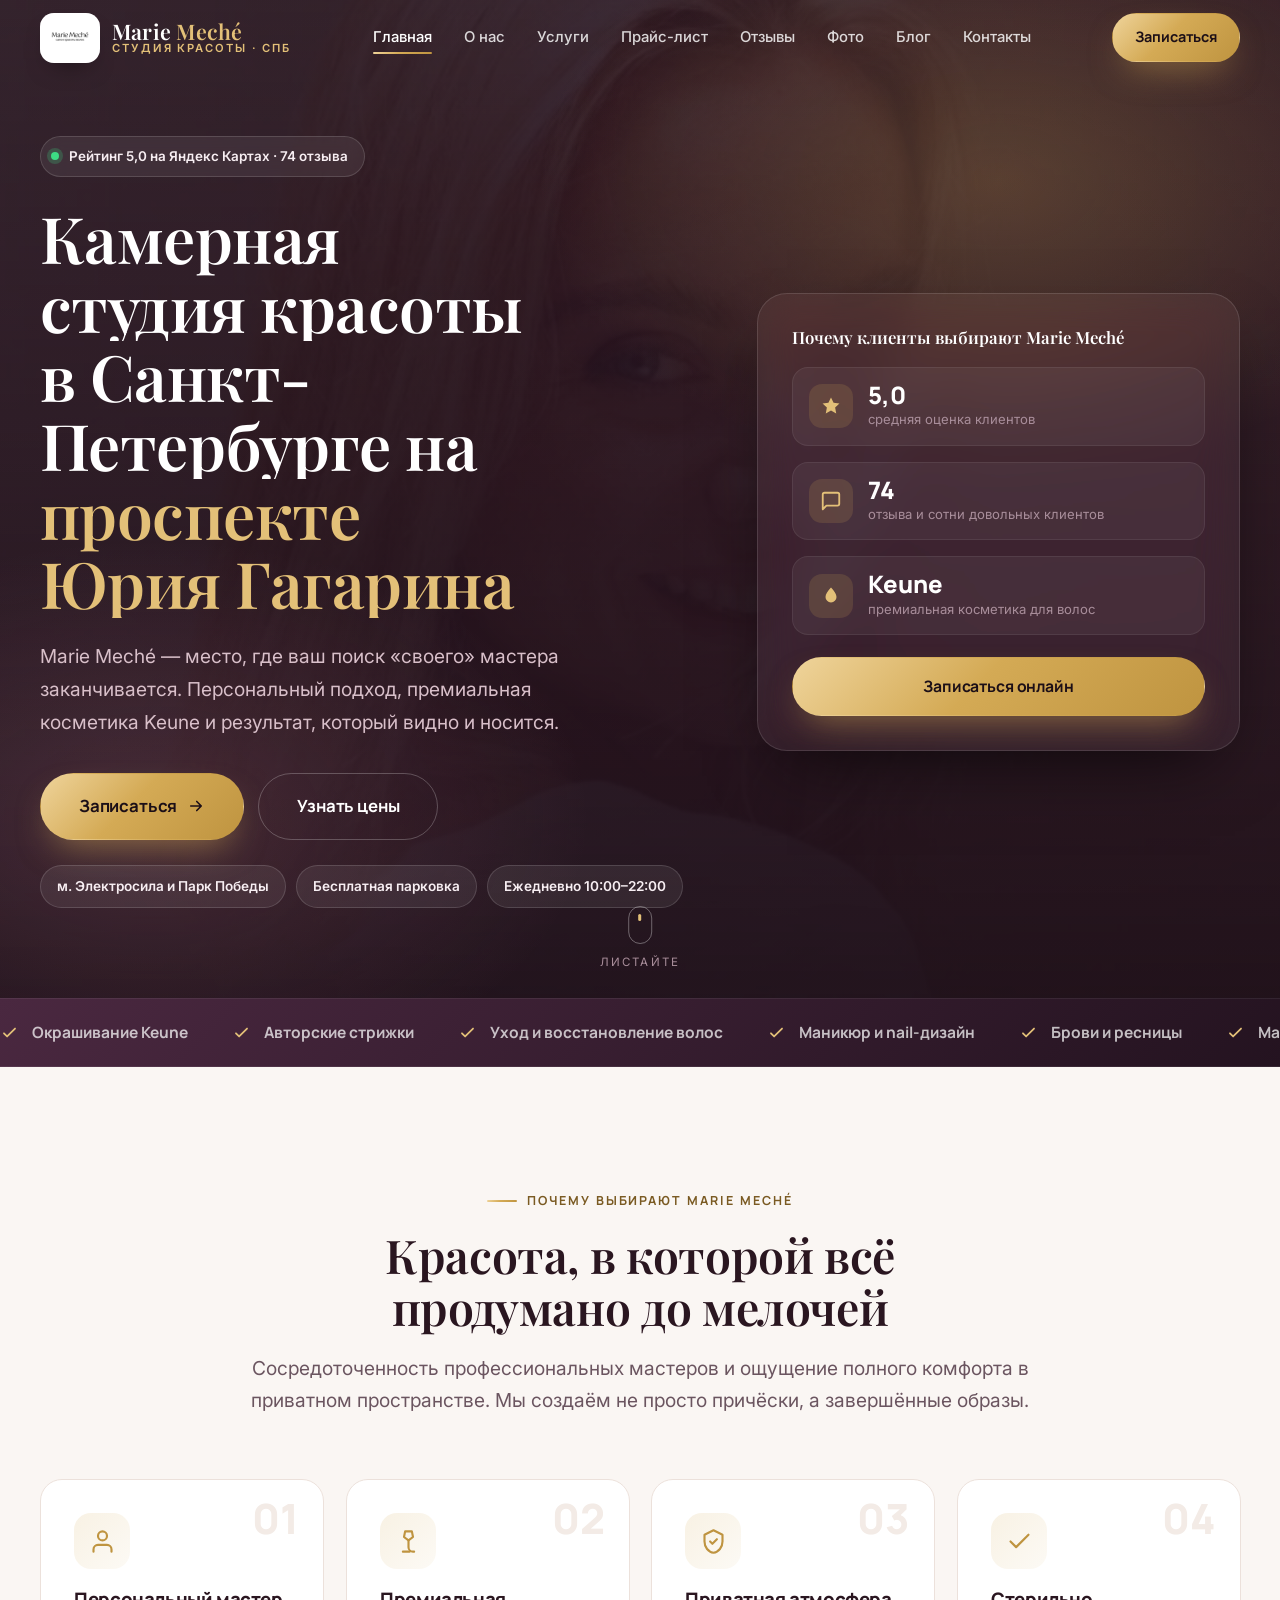
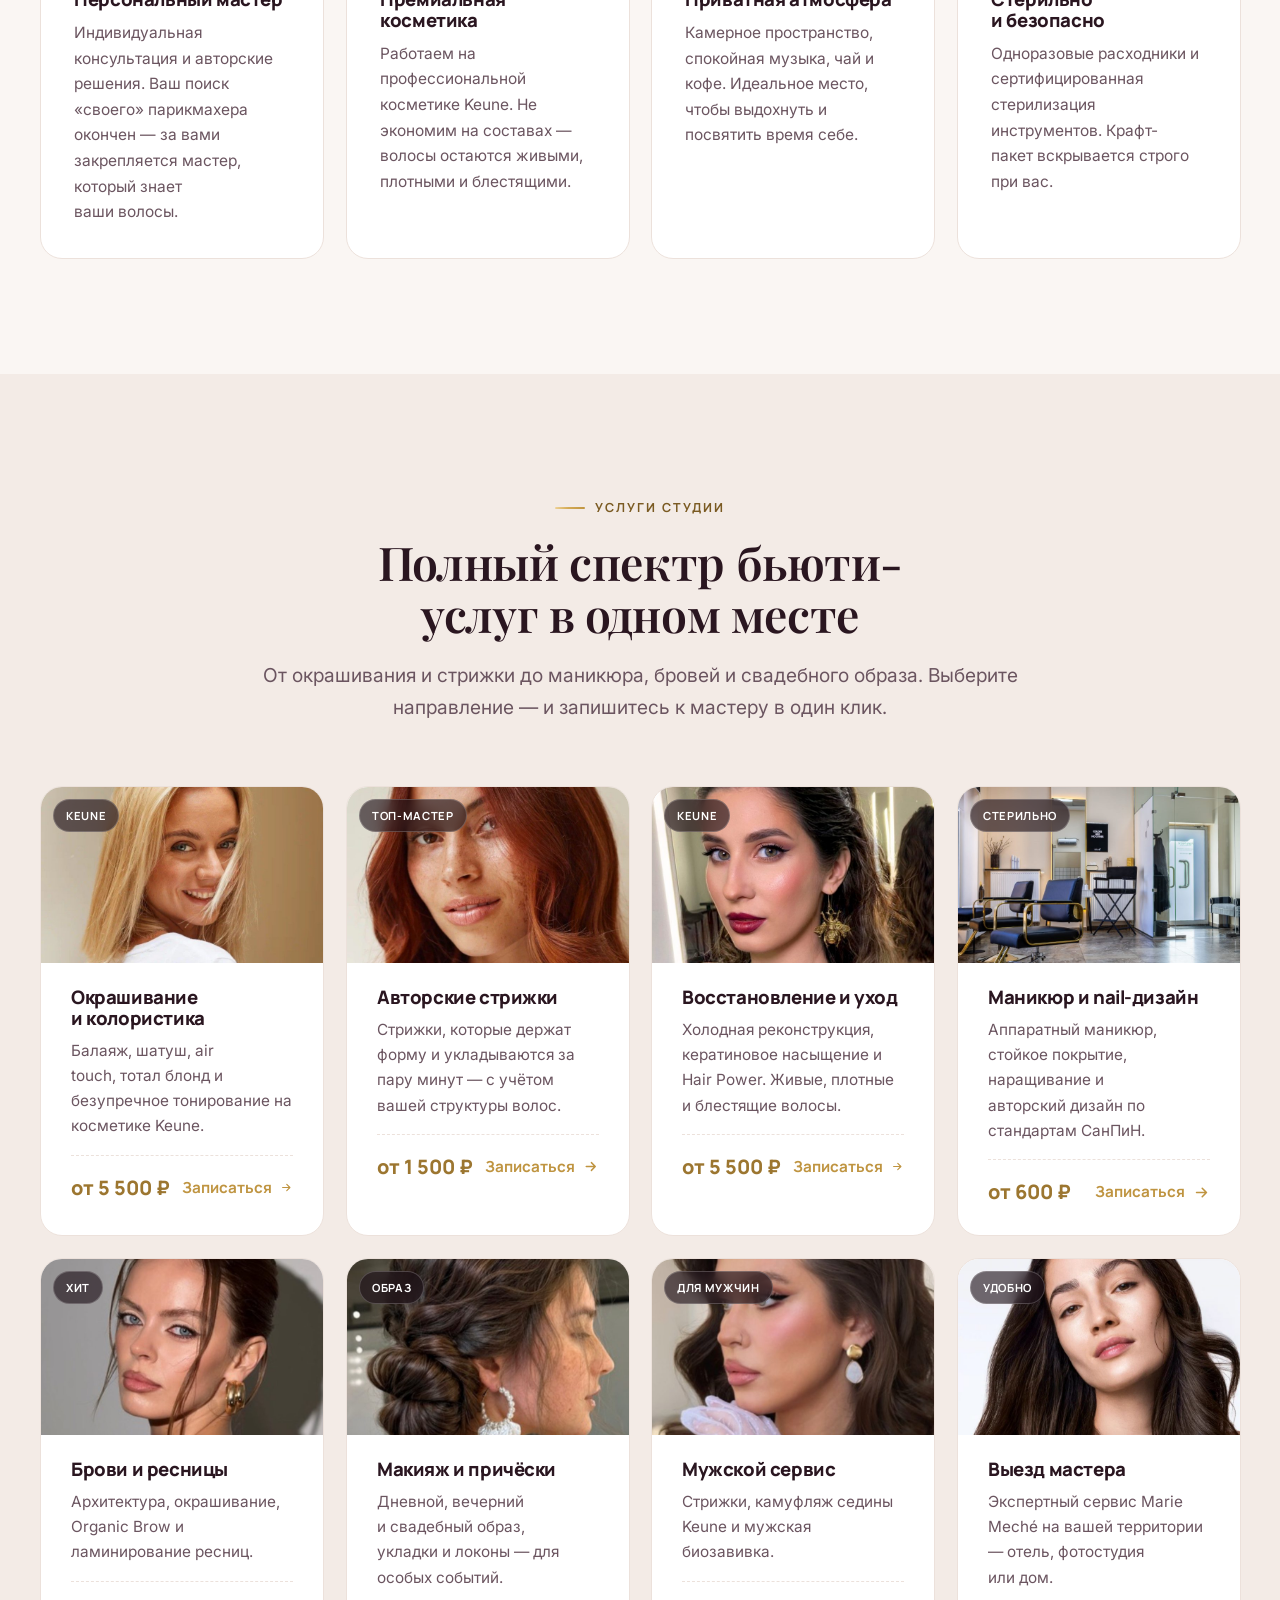
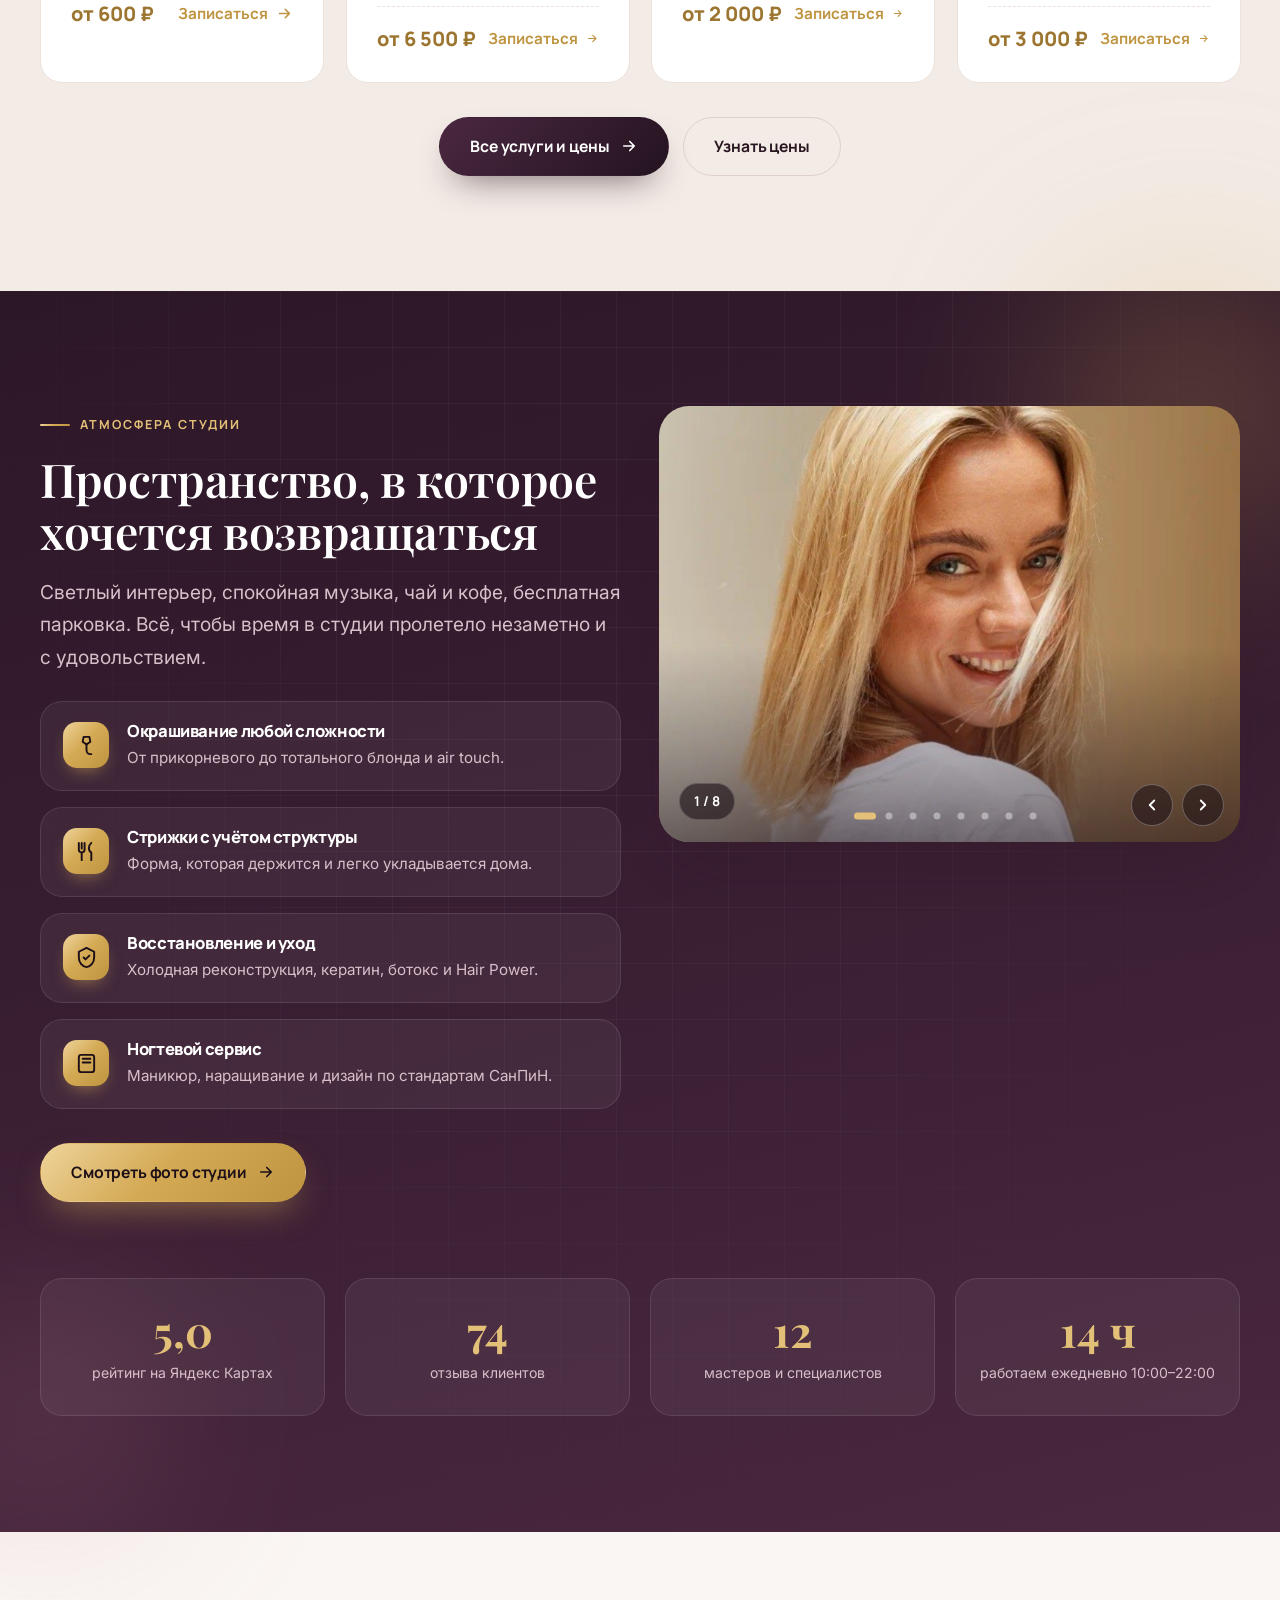
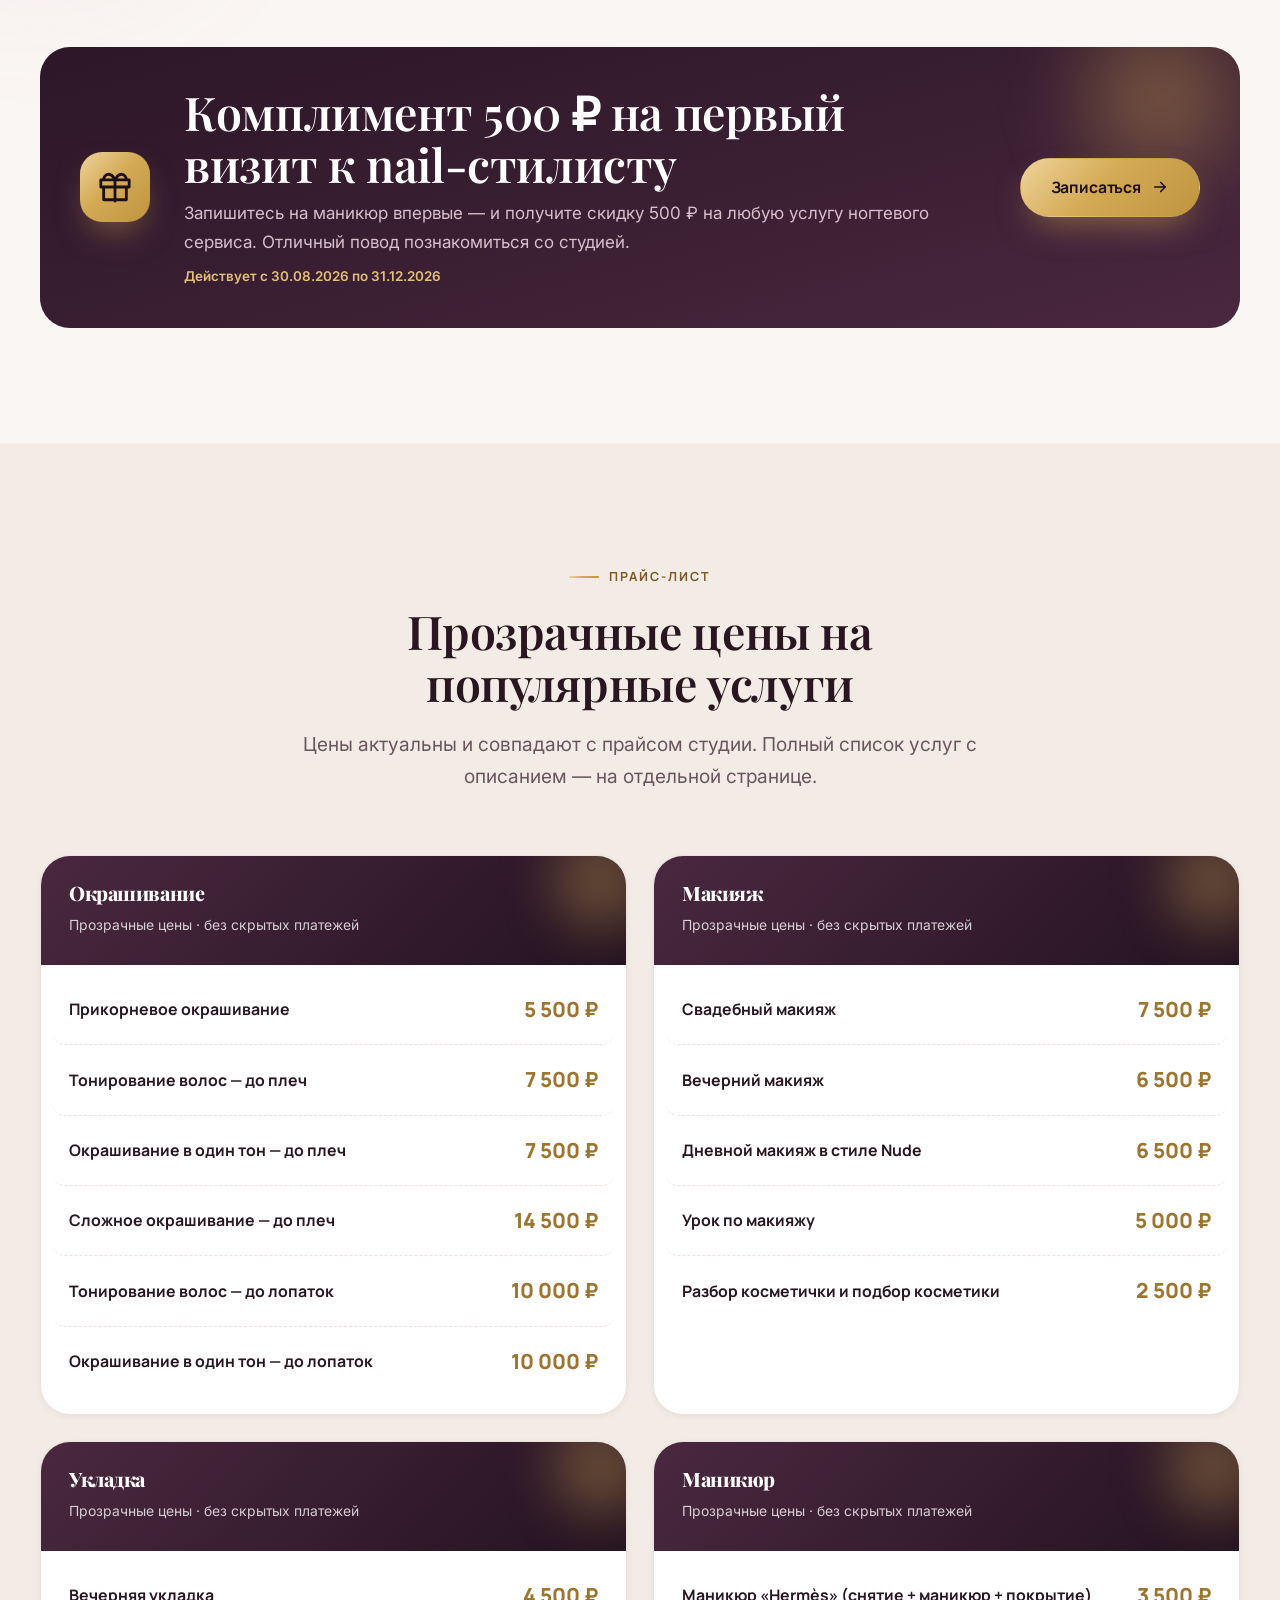
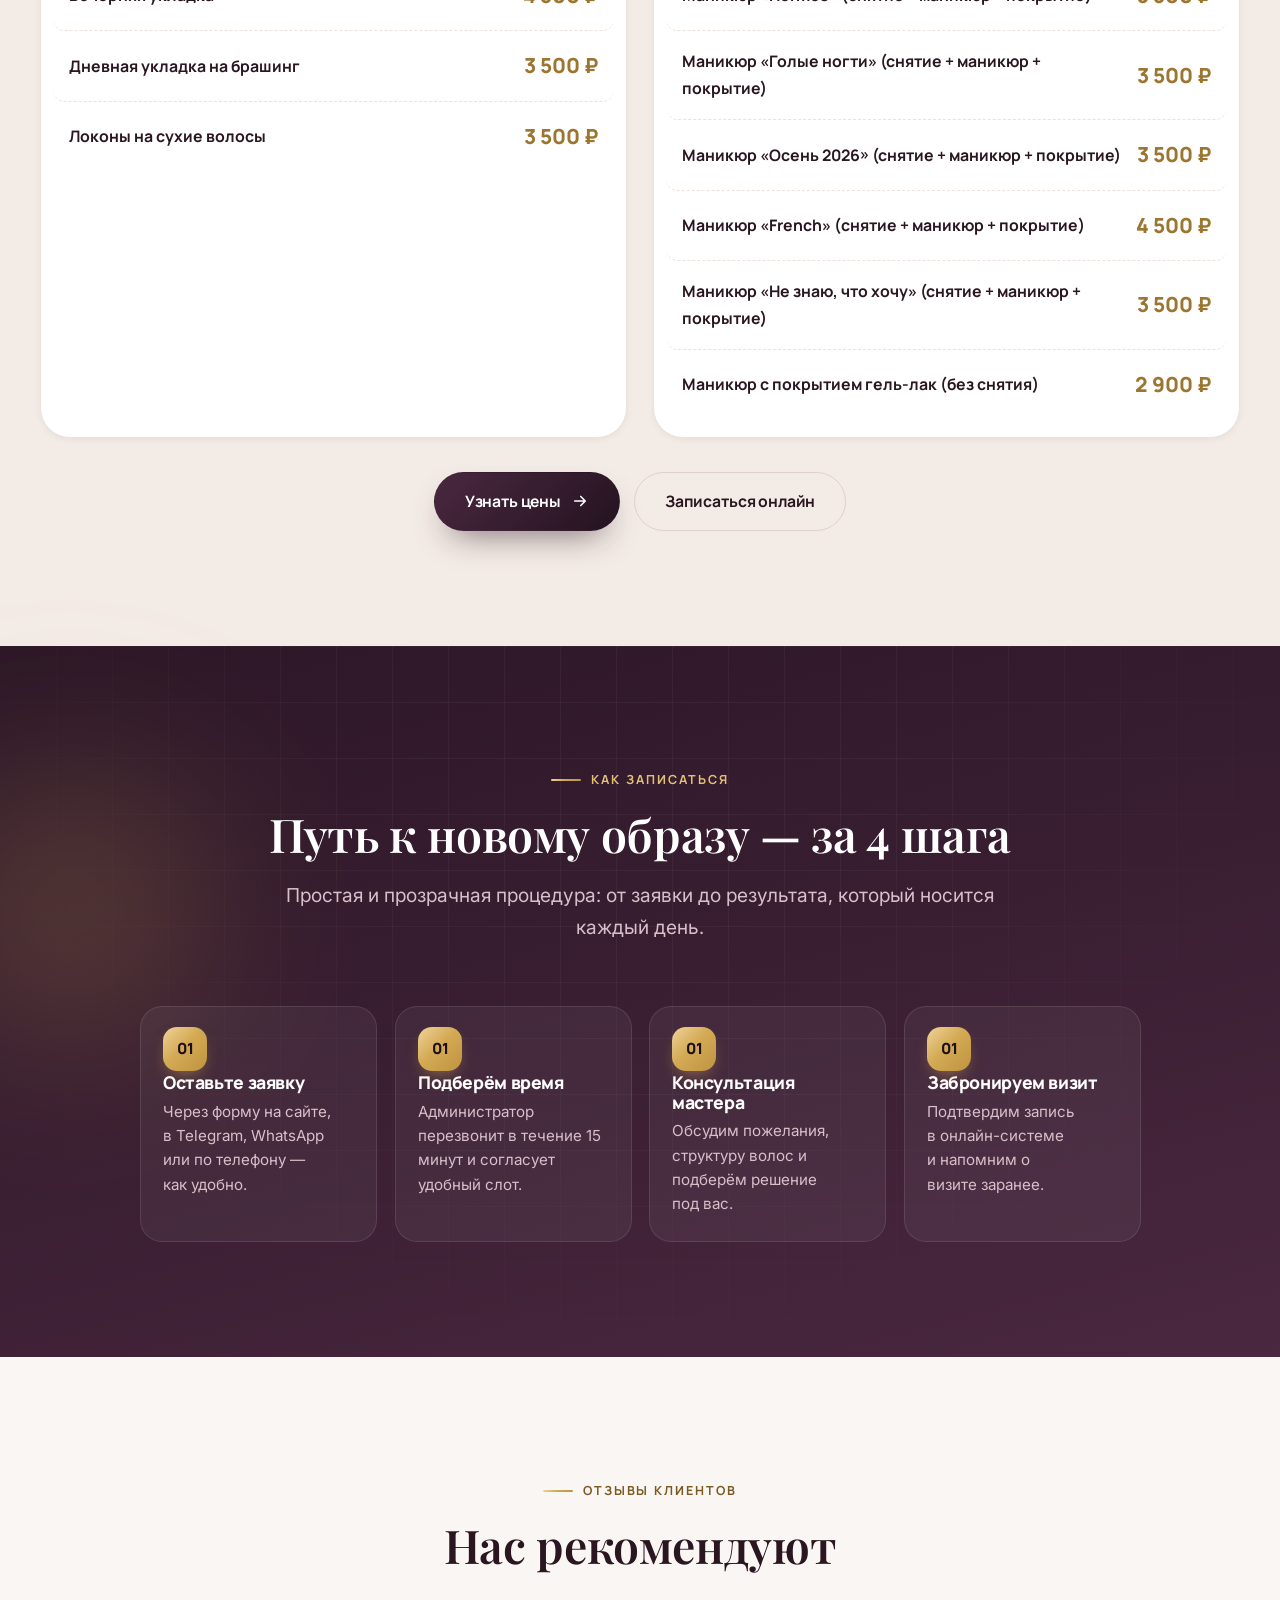
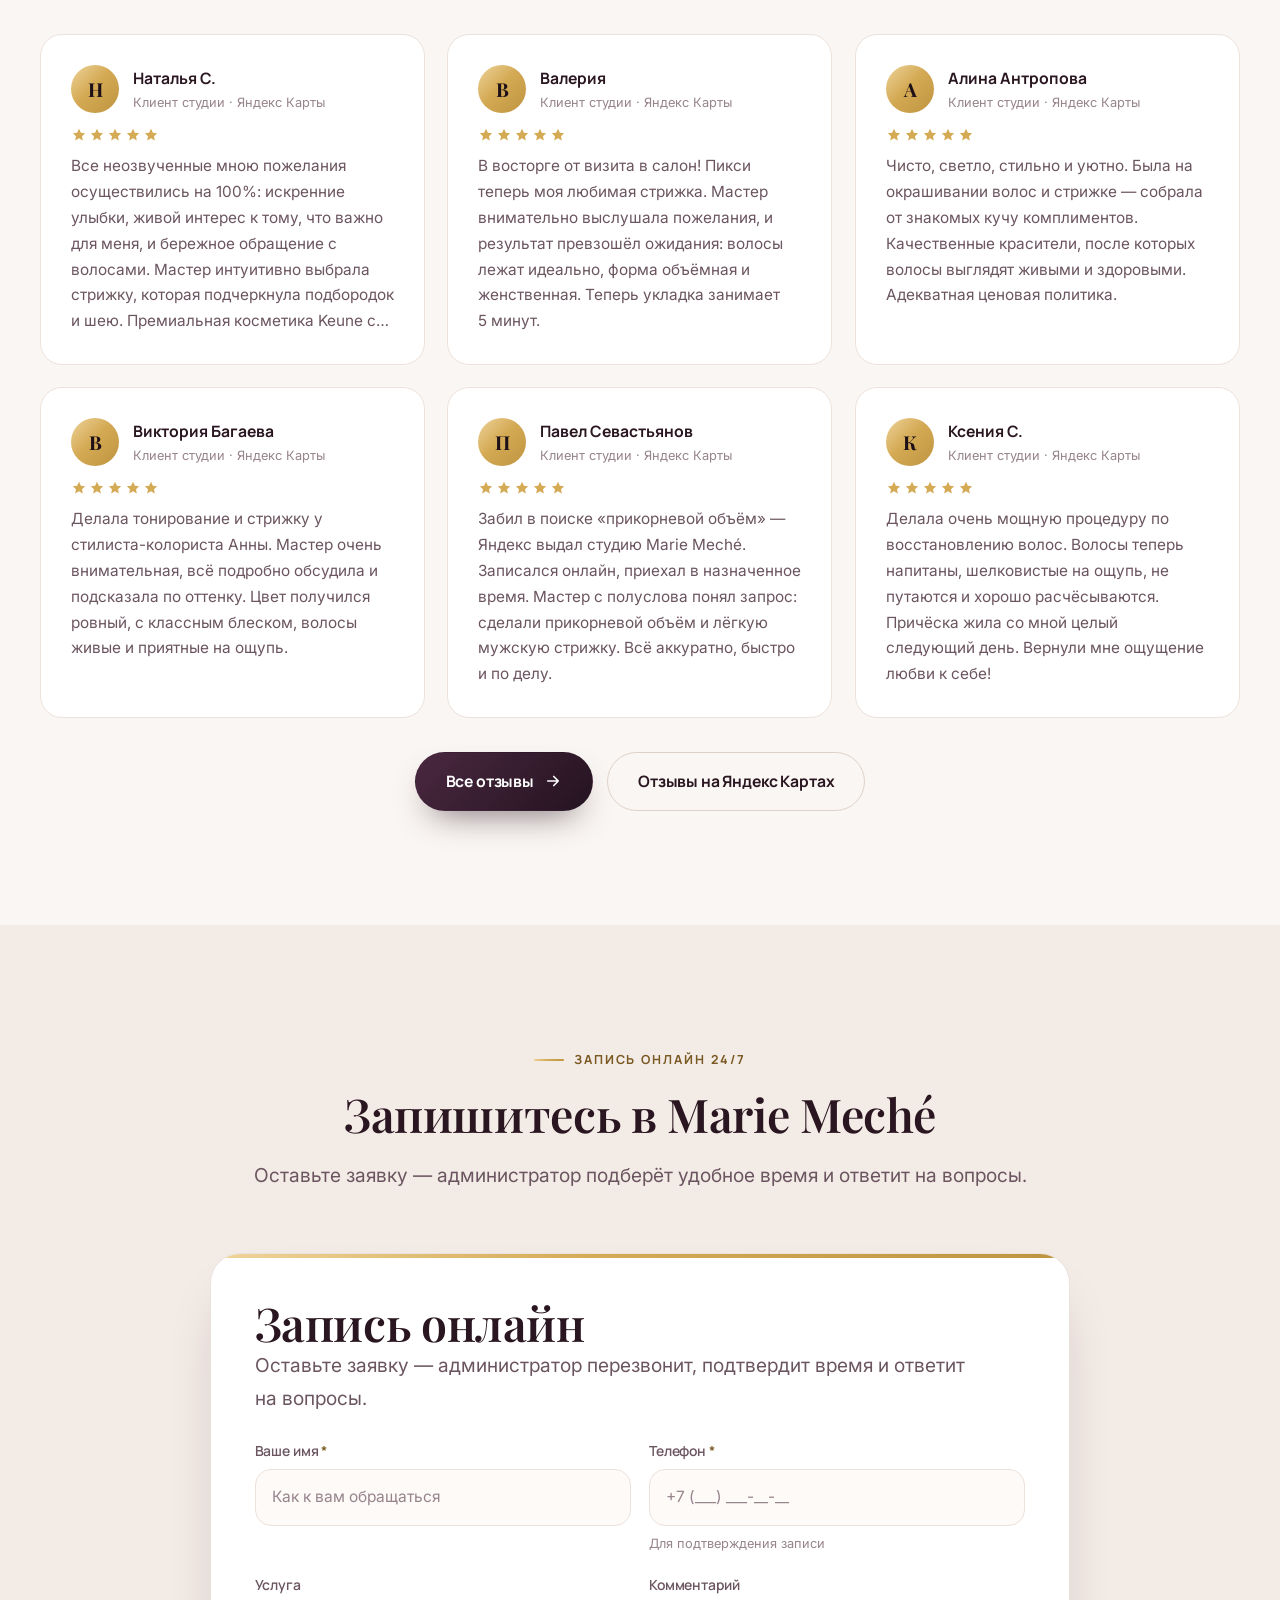
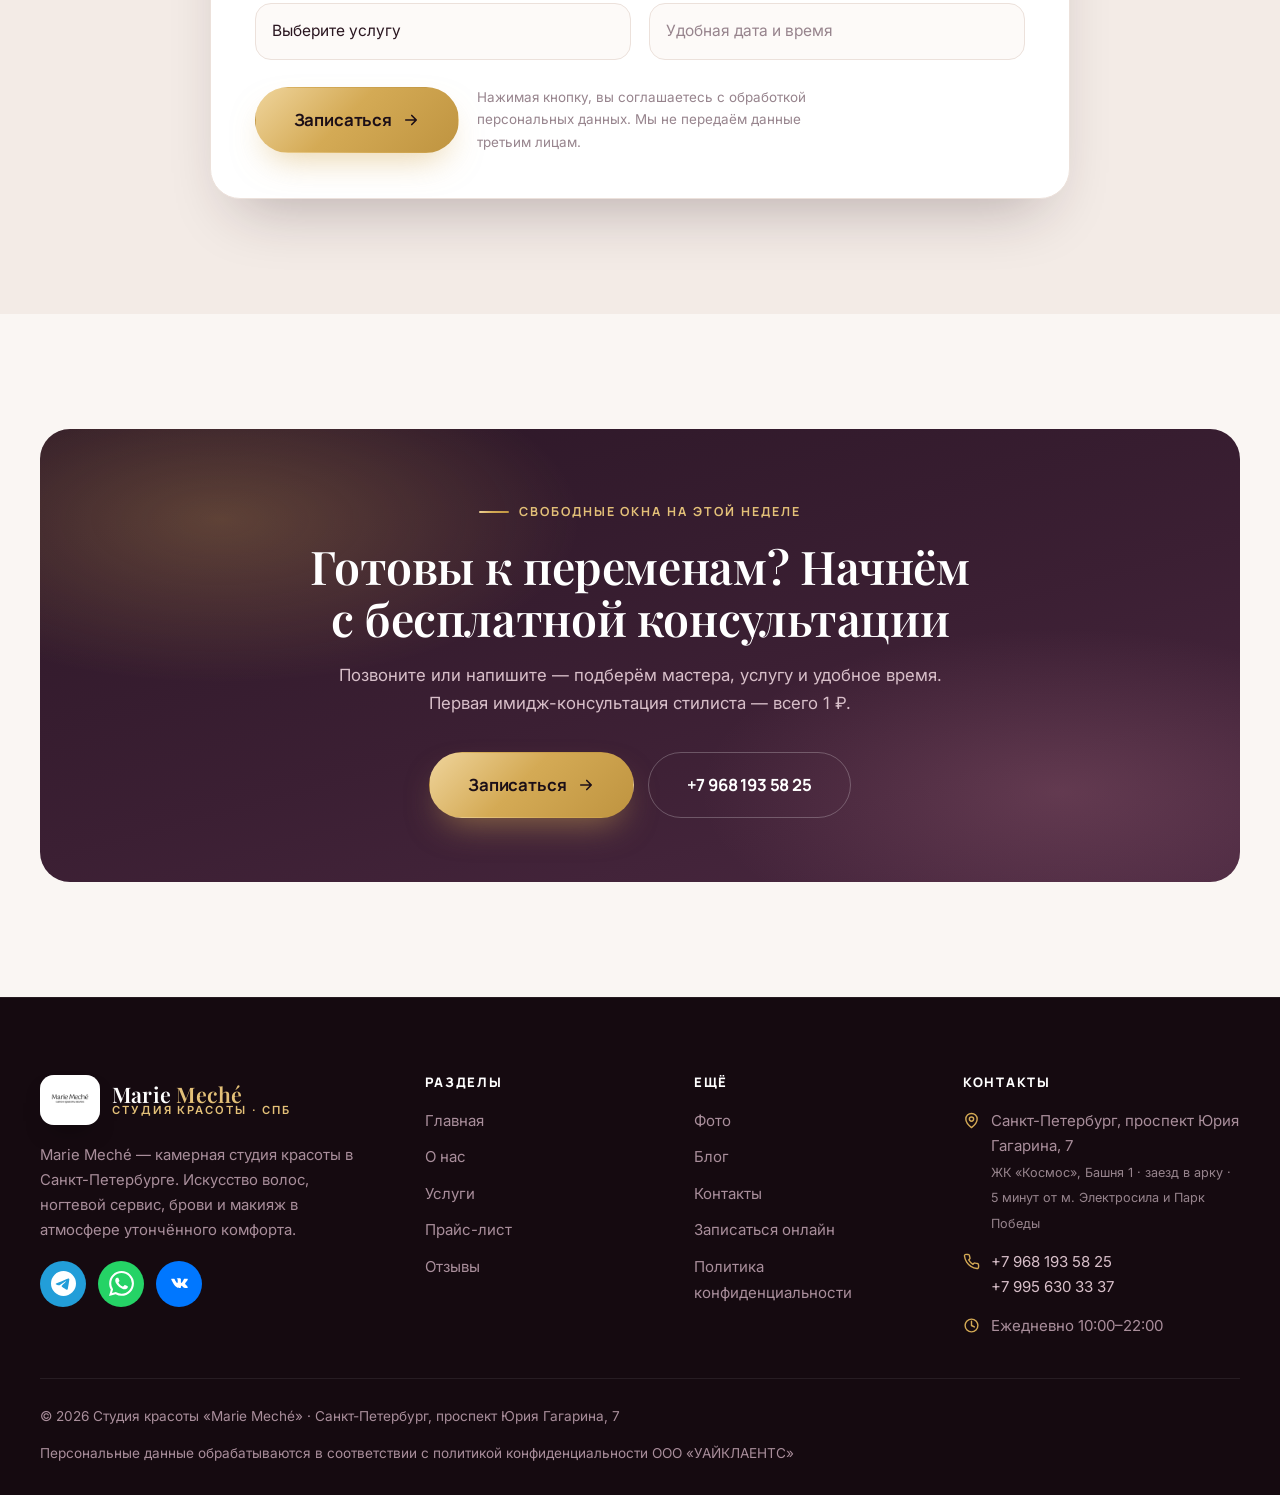
<file: index.html>
<!DOCTYPE html>
<html lang="ru">
<head>
  <meta charset="UTF-8">
  <meta name="viewport" content="width=device-width, initial-scale=1, viewport-fit=cover">
  <title>Студия красоты Marie Meché в Санкт-Петербурге — запись онлайн</title>
  <meta name="description" content="Камерная студия красоты Marie Meché на проспекте Юрия Гагарина, 7 в Санкт-Петербурге: окрашивание, стрижки, уход за волосами, маникюр, брови, макияж и причёски. Рейтинг 5,0. Запись онлайн 24/7.">
  <meta name="theme-color" content="#1c0f17">
  <link rel="preconnect" href="https://fonts.googleapis.com">
  <link rel="preconnect" href="https://fonts.gstatic.com" crossorigin>
  <link href="https://fonts.googleapis.com/css2?family=Manrope:wght@500;600;700;800&family=Inter:wght@400;500;600;700&family=Playfair+Display:ital,wght@0,500;0,600;0,700;1,500&display=swap" rel="stylesheet">
  <link rel="stylesheet" href="css/style.css?v=20261018">
  <link rel="icon" href="img/logo.png">
  <link rel="apple-touch-icon" href="img/logo.png">
  <link rel="canonical" href="https://system785.github.io/marie-meche/">
  <meta property="og:type" content="website">
  <meta property="og:site_name" content="Marie Meché — студия красоты в Санкт-Петербурге">
  <meta property="og:locale" content="ru_RU">
  <meta property="og:title" content="Студия красоты Marie Meché в Санкт-Петербурге — запись онлайн">
  <meta property="og:description" content="Камерная студия красоты Marie Meché на проспекте Юрия Гагарина, 7 в Санкт-Петербурге: окрашивание, стрижки, уход за волосами, маникюр, брови, макияж и причёски. Рейтинг 5,0. Запись онлайн 24/7.">
  <meta property="og:url" content="https://system785.github.io/marie-meche/">
  <meta property="og:image" content="https://system785.github.io/marie-meche/img/og-cover.jpg">
  <meta property="og:image:width" content="1200">
  <meta property="og:image:height" content="630">
  <meta property="og:image:alt" content="Студия красоты Marie Meché в Санкт-Петербурге">
  <meta name="twitter:card" content="summary_large_image">
  <meta name="twitter:title" content="Студия красоты Marie Meché в Санкт-Петербурге — запись онлайн">
  <meta name="twitter:description" content="Камерная студия красоты Marie Meché на проспекте Юрия Гагарина, 7 в Санкт-Петербурге: окрашивание, стрижки, уход за волосами, маникюр, брови, макияж и причёски. Рейтинг 5,0. Запись онлайн 24/7.">
  <meta name="twitter:image" content="https://system785.github.io/marie-meche/img/og-cover.jpg">
  <script type="application/ld+json">
  {
    "@context": "https://schema.org",
    "@graph": [
      {
        "@type": ["BeautySalon", "HairSalon"],
        "@id": "https://system785.github.io/marie-meche/#salon",
        "name": "Marie Meché",
        "description": "Камерная студия красоты Marie Meché в Санкт-Петербурге: окрашивание, стрижки, уход за волосами, маникюр, брови и ресницы, макияж и причёски.",
        "url": "https://system785.github.io/marie-meche/",
        "image": ["https://system785.github.io/marie-meche/img/salon-1.jpg", "https://system785.github.io/marie-meche/img/og-cover.jpg"],
        "logo": "https://system785.github.io/marie-meche/img/logo.png",
        "telephone": "+7-968-193-58-25",
        "priceRange": "150–18000 ₽",
        "currenciesAccepted": "RUB",
        "paymentAccepted": "Cash, Credit Card",
        "address": {
          "@type": "PostalAddress",
          "streetAddress": "проспект Юрия Гагарина, 7",
          "addressLocality": "Санкт-Петербург",
          "postalCode": "196211",
          "addressCountry": "RU"
        },
        "geo": { "@type": "GeoCoordinates", "latitude": 59.870610, "longitude": 30.336140 },
        "areaServed": "Санкт-Петербург",
        "openingHoursSpecification": [
          { "@type": "OpeningHoursSpecification", "dayOfWeek": ["Monday","Tuesday","Wednesday","Thursday","Friday","Saturday","Sunday"], "opens": "10:00", "closes": "22:00" }
        ],
        "sameAs": [
          "https://t.me/mariemechee",
          "https://vk.ru/marie_meche",
          "https://n1615593.yclients.com/company/1451850"
        ],
        "aggregateRating": { "@type": "AggregateRating", "ratingValue": "5.0", "reviewCount": "74", "bestRating": "5" },
        "makesOffer": [
          { "@type": "Offer", "itemOffered": { "@type": "Service", "name": "Окрашивание волос" }, "priceCurrency": "RUB", "price": "5500" },
          { "@type": "Offer", "itemOffered": { "@type": "Service", "name": "Женская стрижка" }, "priceCurrency": "RUB", "price": "2500" },
          { "@type": "Offer", "itemOffered": { "@type": "Service", "name": "Маникюр" }, "priceCurrency": "RUB", "price": "2900" },
          { "@type": "Offer", "itemOffered": { "@type": "Service", "name": "Макияж" }, "priceCurrency": "RUB", "price": "6500" }
        ]
      },
      {
        "@type": "WebSite",
        "@id": "https://system785.github.io/marie-meche/#website",
        "url": "https://system785.github.io/marie-meche/",
        "name": "Студия красоты Marie Meché — Санкт-Петербург",
        "inLanguage": "ru-RU",
        "publisher": { "@id": "https://system785.github.io/marie-meche/#salon" }
      }
    ]
  }
  </script>
</head>
<body>

<a class="skip-link" href="#main">Перейти к содержанию</a>
<div class="progress-bar" aria-hidden="true"></div>

<header class="header">
  <div class="container">
    <div class="header-inner">
      <a class="brand" href="index.html" aria-label="Marie Meché — студия красоты, на главную">
        <span class="brand-mark"><img src="img/logo.png" alt="Логотип студии красоты Marie Meché" width="46" height="46" decoding="async"></span>
        <span class="brand-text"><span class="brand-name">Marie <span class="accent">Meché</span></span><span class="brand-sub">студия красоты · СПб</span></span>
      </a>
      <nav class="nav" aria-label="Основная навигация">
        <a href="index.html" class="active">Главная</a><a href="about.html">О нас</a><a href="services.html">Услуги</a><a href="price.html">Прайс-лист</a><a href="reviews.html">Отзывы</a><a href="photo.html">Фото</a><a href="blog.html">Блог</a><a href="contacts.html">Контакты</a>
      </nav>
      <div class="header-cta">
        <a class="btn sm" href="request.html">Записаться</a>
        <button class="burger" type="button" aria-label="Открыть меню" aria-expanded="false" aria-controls="drawer">
          <span></span><span></span><span></span>
        </button>
      </div>
    </div>
  </div>
</header>

<nav class="drawer" id="drawer" aria-label="Мобильное меню">
  <a class="drawer-link active" href="index.html">Главная</a><a class="drawer-link" href="about.html">О нас</a><a class="drawer-link" href="services.html">Услуги</a><a class="drawer-link" href="price.html">Прайс-лист</a><a class="drawer-link" href="reviews.html">Отзывы</a><a class="drawer-link" href="photo.html">Фото</a><a class="drawer-link" href="blog.html">Блог</a><a class="drawer-link" href="contacts.html">Контакты</a>
  <a class="btn" href="request.html">Записаться онлайн</a>
  <div class="drawer-contacts">
    <a href="tel:+79681935825">+7 968 193 58 25</a><br>
    <a href="https://t.me/mariemechee">Telegram @mariemechee</a><br>
    <a href="https://wa.me/79956303337">WhatsApp</a>
  </div>
</nav>
<main id="main">

  <section class="hero">
    <div class="hero-bg" style="background-image:url('img/salon-1.jpg')" aria-hidden="true"></div>
    <div class="container">
      <div class="hero-inner">
        <div class="hero-copy">
          <span class="hero-badge reveal"><span class="dot"></span> Рейтинг 5,0 на Яндекс Картах · 74 отзыва</span>
          <h1 class="split">Камерная студия красоты |в Санкт-Петербурге на |<span class="amber-word">проспекте Юрия Гагарина</span></h1>
          <p class="hero-lead reveal" style="--d:220ms">
            Marie Meché — место, где ваш поиск «своего» мастера заканчивается.
            Персональный подход, премиальная косметика Keune и результат, который видно и носится.
          </p>
          <div class="btn-row reveal" style="--d:340ms">
            <a class="btn lg" href="request.html">Записаться
              <svg viewBox="0 0 24 24" fill="none" stroke="currentColor" stroke-width="2.2" stroke-linecap="round" stroke-linejoin="round"><path d="M5 12h14M13 6l6 6-6 6"/></svg>
            </a>
            <a class="btn lg ghost on-dark" href="price.html">Узнать цены</a>
          </div>
          <div class="fact-row reveal" style="--d:420ms">
            <span class="fact">м. Электросила и Парк Победы</span>
            <span class="fact">Бесплатная парковка</span>
            <span class="fact">Ежедневно 10:00–22:00</span>
          </div>
        </div>

        <aside class="hero-card reveal right" style="--d:420ms">
          <h2>Почему клиенты выбирают Marie Meché</h2>
          <div class="stat-list">
            <div class="stat">
              <span class="stat-icon"><svg viewBox="0 0 24 24" fill="currentColor"><path d="M12 2.6l2.8 5.9 6.4.8-4.7 4.4 1.2 6.4L12 16.8 6.3 20.1l1.2-6.4L2.8 9.3l6.4-.8z"/></svg></span>
              <div><div class="stat-num">5,0</div><div class="stat-label">средняя оценка клиентов</div></div>
            </div>
            <div class="stat">
              <span class="stat-icon"><svg viewBox="0 0 24 24" fill="none" stroke="currentColor" stroke-width="2" stroke-linecap="round" stroke-linejoin="round"><path d="M21 15a2 2 0 0 1-2 2H7l-4 4V5a2 2 0 0 1 2-2h14a2 2 0 0 1 2 2Z"/></svg></span>
              <div><div class="stat-num"><span data-count="74">74</span></div><div class="stat-label">отзыва и сотни довольных клиентов</div></div>
            </div>
            <div class="stat">
              <span class="stat-icon"><svg viewBox="0 0 24 24" fill="currentColor"><path d="M12 2.6c3.5 4 6 7.1 6 10.4a6 6 0 0 1-12 0c0-3.3 2.5-6.4 6-10.4Z"/></svg></span>
              <div><div class="stat-num">Keune</div><div class="stat-label">премиальная косметика для волос</div></div>
            </div>
          </div>
          <div class="btn-row" style="margin-top:22px">
            <a class="btn block" href="request.html">Записаться онлайн</a>
          </div>
        </aside>
      </div>
    </div>
    <div class="scroll-hint" aria-hidden="true"><span class="mouse"></span><span>Листайте</span></div>
  </section>

  <div class="marquee" aria-hidden="true"><div class="marquee-track"><span class="marquee-item"><svg viewBox="0 0 24 24" fill="none" stroke="currentColor" stroke-width="2.2" stroke-linecap="round" stroke-linejoin="round"><path d="m5 13 4 4L19 7"/></svg> Окрашивание Keune</span><span class="marquee-item"><svg viewBox="0 0 24 24" fill="none" stroke="currentColor" stroke-width="2.2" stroke-linecap="round" stroke-linejoin="round"><path d="m5 13 4 4L19 7"/></svg> Авторские стрижки</span><span class="marquee-item"><svg viewBox="0 0 24 24" fill="none" stroke="currentColor" stroke-width="2.2" stroke-linecap="round" stroke-linejoin="round"><path d="m5 13 4 4L19 7"/></svg> Уход и восстановление волос</span><span class="marquee-item"><svg viewBox="0 0 24 24" fill="none" stroke="currentColor" stroke-width="2.2" stroke-linecap="round" stroke-linejoin="round"><path d="m5 13 4 4L19 7"/></svg> Маникюр и nail-дизайн</span><span class="marquee-item"><svg viewBox="0 0 24 24" fill="none" stroke="currentColor" stroke-width="2.2" stroke-linecap="round" stroke-linejoin="round"><path d="m5 13 4 4L19 7"/></svg> Брови и ресницы</span><span class="marquee-item"><svg viewBox="0 0 24 24" fill="none" stroke="currentColor" stroke-width="2.2" stroke-linecap="round" stroke-linejoin="round"><path d="m5 13 4 4L19 7"/></svg> Макияж и причёски</span><span class="marquee-item"><svg viewBox="0 0 24 24" fill="none" stroke="currentColor" stroke-width="2.2" stroke-linecap="round" stroke-linejoin="round"><path d="m5 13 4 4L19 7"/></svg> Выезд мастера</span><span class="marquee-item"><svg viewBox="0 0 24 24" fill="none" stroke="currentColor" stroke-width="2.2" stroke-linecap="round" stroke-linejoin="round"><path d="m5 13 4 4L19 7"/></svg> Подарочные сертификаты</span><span class="marquee-item"><svg viewBox="0 0 24 24" fill="none" stroke="currentColor" stroke-width="2.2" stroke-linecap="round" stroke-linejoin="round"><path d="m5 13 4 4L19 7"/></svg> Окрашивание Keune</span><span class="marquee-item"><svg viewBox="0 0 24 24" fill="none" stroke="currentColor" stroke-width="2.2" stroke-linecap="round" stroke-linejoin="round"><path d="m5 13 4 4L19 7"/></svg> Авторские стрижки</span><span class="marquee-item"><svg viewBox="0 0 24 24" fill="none" stroke="currentColor" stroke-width="2.2" stroke-linecap="round" stroke-linejoin="round"><path d="m5 13 4 4L19 7"/></svg> Уход и восстановление волос</span><span class="marquee-item"><svg viewBox="0 0 24 24" fill="none" stroke="currentColor" stroke-width="2.2" stroke-linecap="round" stroke-linejoin="round"><path d="m5 13 4 4L19 7"/></svg> Маникюр и nail-дизайн</span><span class="marquee-item"><svg viewBox="0 0 24 24" fill="none" stroke="currentColor" stroke-width="2.2" stroke-linecap="round" stroke-linejoin="round"><path d="m5 13 4 4L19 7"/></svg> Брови и ресницы</span><span class="marquee-item"><svg viewBox="0 0 24 24" fill="none" stroke="currentColor" stroke-width="2.2" stroke-linecap="round" stroke-linejoin="round"><path d="m5 13 4 4L19 7"/></svg> Макияж и причёски</span><span class="marquee-item"><svg viewBox="0 0 24 24" fill="none" stroke="currentColor" stroke-width="2.2" stroke-linecap="round" stroke-linejoin="round"><path d="m5 13 4 4L19 7"/></svg> Выезд мастера</span><span class="marquee-item"><svg viewBox="0 0 24 24" fill="none" stroke="currentColor" stroke-width="2.2" stroke-linecap="round" stroke-linejoin="round"><path d="m5 13 4 4L19 7"/></svg> Подарочные сертификаты</span></div></div>

  <section class="section">
    <div class="container">
      <header class="section-head center reveal">
        <span class="eyebrow center">Почему выбирают Marie Meché</span>
        <h2 class="section-title">Красота, в которой всё продумано до мелочей</h2>
        <p class="lead">Сосредоточенность профессиональных мастеров и ощущение полного комфорта в приватном пространстве. Мы создаём не просто причёски, а завершённые образы.</p>
      </header>
      <div class="grid grid-4" data-stagger><article class="card reveal">
          <span class="num-index">01</span>
          <span class="icon"><svg viewBox="0 0 24 24" fill="none" stroke="currentColor" stroke-width="1.9" stroke-linecap="round" stroke-linejoin="round"><path d="M20 21v-2a4 4 0 0 0-4-4H8a4 4 0 0 0-4 4v2"/><circle cx="12" cy="7" r="4"/></svg></span>
          <h3>Персональный мастер</h3>
          <p>Индивидуальная консультация и авторские решения. Ваш поиск «своего» парикмахера окончен — за вами закрепляется мастер, который знает ваши волосы.</p>
        </article><article class="card reveal">
          <span class="num-index">02</span>
          <span class="icon"><svg viewBox="0 0 24 24" fill="none" stroke="currentColor" stroke-width="1.9" stroke-linecap="round" stroke-linejoin="round"><path d="M9 3h6l1 5-4 3-4-3 1-5Z"/><path d="M12 11v6a4 4 0 0 0 4 4h1"/><path d="M7 21h6"/></svg></span>
          <h3>Премиальная косметика</h3>
          <p>Работаем на профессиональной косметике Keune. Не экономим на составах — волосы остаются живыми, плотными и блестящими.</p>
        </article><article class="card reveal">
          <span class="num-index">03</span>
          <span class="icon"><svg viewBox="0 0 24 24" fill="none" stroke="currentColor" stroke-width="1.9" stroke-linecap="round" stroke-linejoin="round"><path d="M12 2 4 6v6c0 5 3.4 9.4 8 10 4.6-.6 8-5 8-10V6l-8-4Z"/><path d="m9 12 2 2 4-4"/></svg></span>
          <h3>Приватная атмосфера</h3>
          <p>Камерное пространство, спокойная музыка, чай и кофе. Идеальное место, чтобы выдохнуть и посвятить время себе.</p>
        </article><article class="card reveal">
          <span class="num-index">04</span>
          <span class="icon"><svg viewBox="0 0 24 24" fill="none" stroke="currentColor" stroke-width="1.9" stroke-linecap="round" stroke-linejoin="round"><path d="M20 6 9 17l-5-5"/></svg></span>
          <h3>Стерильно и безопасно</h3>
          <p>Одноразовые расходники и сертифицированная стерилизация инструментов. Крафт-пакет вскрывается строго при вас.</p>
        </article></div>
    </div>
  </section>

  <section class="section alt">
    <div class="container">
      <header class="section-head center reveal">
        <span class="eyebrow center">Услуги студии</span>
        <h2 class="section-title">Полный спектр бьюти-услуг в одном месте</h2>
        <p class="lead">От окрашивания и стрижки до маникюра, бровей и свадебного образа. Выберите направление — и запишитесь к мастеру в один клик.</p>
      </header>
      <div class="grid grid-4" data-stagger><article class="card media reveal" data-cat="okrashivanie">
        <div class="card-media"><span class="tag">Keune</span><img src="img/salon-1.jpg" alt="Окрашивание и колористика в студии Marie Meché" loading="lazy" width="800" height="500"></div>
        <div class="card-body">
          <h3>Окрашивание и колористика</h3>
          <p>Балаяж, шатуш, air touch, тотал блонд и безупречное тонирование на косметике Keune.</p>
          <div class="card-price">
            <span class="val">от 5 500 ₽</span>
            <a class="link-arrow" href="request.html">Записаться <svg viewBox="0 0 24 24" fill="none" stroke="currentColor" stroke-width="2.2" stroke-linecap="round" stroke-linejoin="round"><path d="M5 12h14M13 6l6 6-6 6"/></svg></a>
          </div>
        </div>
      </article><article class="card media reveal" data-cat="strizhka">
        <div class="card-media"><span class="tag">Топ-мастер</span><img src="img/salon-2.jpg" alt="Авторские стрижки в студии Marie Meché" loading="lazy" width="800" height="500"></div>
        <div class="card-body">
          <h3>Авторские стрижки</h3>
          <p>Стрижки, которые держат форму и укладываются за пару минут — с учётом вашей структуры волос.</p>
          <div class="card-price">
            <span class="val">от 1 500 ₽</span>
            <a class="link-arrow" href="request.html">Записаться <svg viewBox="0 0 24 24" fill="none" stroke="currentColor" stroke-width="2.2" stroke-linecap="round" stroke-linejoin="round"><path d="M5 12h14M13 6l6 6-6 6"/></svg></a>
          </div>
        </div>
      </article><article class="card media reveal" data-cat="estetika-volos">
        <div class="card-media"><span class="tag">Keune</span><img src="img/salon-3.jpg" alt="Восстановление и уход в студии Marie Meché" loading="lazy" width="800" height="500"></div>
        <div class="card-body">
          <h3>Восстановление и уход</h3>
          <p>Холодная реконструкция, кератиновое насыщение и Hair Power. Живые, плотные и блестящие волосы.</p>
          <div class="card-price">
            <span class="val">от 5 500 ₽</span>
            <a class="link-arrow" href="request.html">Записаться <svg viewBox="0 0 24 24" fill="none" stroke="currentColor" stroke-width="2.2" stroke-linecap="round" stroke-linejoin="round"><path d="M5 12h14M13 6l6 6-6 6"/></svg></a>
          </div>
        </div>
      </article><article class="card media reveal" data-cat="manikyur">
        <div class="card-media"><span class="tag">Стерильно</span><img src="img/salon-4.jpg" alt="Маникюр и nail-дизайн в студии Marie Meché" loading="lazy" width="800" height="500"></div>
        <div class="card-body">
          <h3>Маникюр и nail-дизайн</h3>
          <p>Аппаратный маникюр, стойкое покрытие, наращивание и авторский дизайн по стандартам СанПиН.</p>
          <div class="card-price">
            <span class="val">от 600 ₽</span>
            <a class="link-arrow" href="request.html">Записаться <svg viewBox="0 0 24 24" fill="none" stroke="currentColor" stroke-width="2.2" stroke-linecap="round" stroke-linejoin="round"><path d="M5 12h14M13 6l6 6-6 6"/></svg></a>
          </div>
        </div>
      </article><article class="card media reveal" data-cat="brovi-resnicy">
        <div class="card-media"><span class="tag">Хит</span><img src="img/salon-5.jpg" alt="Брови и ресницы в студии Marie Meché" loading="lazy" width="800" height="500"></div>
        <div class="card-body">
          <h3>Брови и ресницы</h3>
          <p>Архитектура, окрашивание, Organic Brow и ламинирование ресниц.</p>
          <div class="card-price">
            <span class="val">от 600 ₽</span>
            <a class="link-arrow" href="request.html">Записаться <svg viewBox="0 0 24 24" fill="none" stroke="currentColor" stroke-width="2.2" stroke-linecap="round" stroke-linejoin="round"><path d="M5 12h14M13 6l6 6-6 6"/></svg></a>
          </div>
        </div>
      </article><article class="card media reveal" data-cat="makiyazh">
        <div class="card-media"><span class="tag">Образ</span><img src="img/salon-6.jpg" alt="Макияж и причёски в студии Marie Meché" loading="lazy" width="800" height="500"></div>
        <div class="card-body">
          <h3>Макияж и причёски</h3>
          <p>Дневной, вечерний и свадебный образ, укладки и локоны — для особых событий.</p>
          <div class="card-price">
            <span class="val">от 6 500 ₽</span>
            <a class="link-arrow" href="request.html">Записаться <svg viewBox="0 0 24 24" fill="none" stroke="currentColor" stroke-width="2.2" stroke-linecap="round" stroke-linejoin="round"><path d="M5 12h14M13 6l6 6-6 6"/></svg></a>
          </div>
        </div>
      </article><article class="card media reveal" data-cat="muzhskoy">
        <div class="card-media"><span class="tag">Для мужчин</span><img src="img/salon-7.jpg" alt="Мужской сервис в студии Marie Meché" loading="lazy" width="800" height="500"></div>
        <div class="card-body">
          <h3>Мужской сервис</h3>
          <p>Стрижки, камуфляж седины Keune и мужская биозавивка.</p>
          <div class="card-price">
            <span class="val">от 2 000 ₽</span>
            <a class="link-arrow" href="request.html">Записаться <svg viewBox="0 0 24 24" fill="none" stroke="currentColor" stroke-width="2.2" stroke-linecap="round" stroke-linejoin="round"><path d="M5 12h14M13 6l6 6-6 6"/></svg></a>
          </div>
        </div>
      </article><article class="card media reveal" data-cat="vyezd">
        <div class="card-media"><span class="tag">Удобно</span><img src="img/salon-8.jpg" alt="Выезд мастера в студии Marie Meché" loading="lazy" width="800" height="500"></div>
        <div class="card-body">
          <h3>Выезд мастера</h3>
          <p>Экспертный сервис Marie Meché на вашей территории — отель, фотостудия или дом.</p>
          <div class="card-price">
            <span class="val">от 3 000 ₽</span>
            <a class="link-arrow" href="request.html">Записаться <svg viewBox="0 0 24 24" fill="none" stroke="currentColor" stroke-width="2.2" stroke-linecap="round" stroke-linejoin="round"><path d="M5 12h14M13 6l6 6-6 6"/></svg></a>
          </div>
        </div>
      </article></div>
      <div class="btn-row center reveal" style="--d:120ms">
        <a class="btn dark-btn" href="services.html">Все услуги и цены
          <svg viewBox="0 0 24 24" fill="none" stroke="currentColor" stroke-width="2.2" stroke-linecap="round" stroke-linejoin="round"><path d="M5 12h14M13 6l6 6-6 6"/></svg>
        </a>
        <a class="btn ghost" href="price.html">Узнать цены</a>
      </div>
    </div>
  </section>

  <section class="section dark grid-texture">
    <span class="glow amber" style="width:420px;height:420px;top:-90px;right:-120px;" aria-hidden="true"></span>
    <span class="glow sky" style="width:360px;height:360px;bottom:-60px;left:-140px;" aria-hidden="true"></span>
    <div class="container">
      <div class="hostel-block">
        <div>
          <header class="section-head reveal left" style="margin-bottom:28px">
            <span class="eyebrow">Атмосфера студии</span>
            <h2 class="section-title">Пространство, в которое хочется возвращаться</h2>
            <p class="lead">Светлый интерьер, спокойная музыка, чай и кофе, бесплатная парковка. Всё, чтобы время в студии пролетело незаметно и с удовольствием.</p>
          </header>
          <div class="feature-list" data-stagger><div class="feature reveal left">
          <span class="feature-icon"><svg viewBox="0 0 24 24" fill="none" stroke="currentColor" stroke-width="2" stroke-linecap="round" stroke-linejoin="round"><path d="M9 3h6l1 5-4 3-4-3 1-5Z"/><path d="M12 11v6a4 4 0 0 0 4 4h1"/></svg></span>
          <div><h3>Окрашивание любой сложности</h3><p>От прикорневого до тотального блонда и air touch.</p></div>
        </div><div class="feature reveal left">
          <span class="feature-icon"><svg viewBox="0 0 24 24" fill="none" stroke="currentColor" stroke-width="2" stroke-linecap="round" stroke-linejoin="round"><path d="M4 3v7a3 3 0 0 0 3 3v8M7 3v6M10 3v7a3 3 0 0 1-3 3"/><path d="M17 3c-1.7 1.4-2.5 3.4-2.5 5.5S15.3 12 17 13v8"/></svg></span>
          <div><h3>Стрижки с учётом структуры</h3><p>Форма, которая держится и легко укладывается дома.</p></div>
        </div><div class="feature reveal left">
          <span class="feature-icon"><svg viewBox="0 0 24 24" fill="none" stroke="currentColor" stroke-width="2" stroke-linecap="round" stroke-linejoin="round"><path d="M12 2 4 6v6c0 5 3.4 9.4 8 10 4.6-.6 8-5 8-10V6l-8-4Z"/><path d="m9 12 2 2 4-4"/></svg></span>
          <div><h3>Восстановление и уход</h3><p>Холодная реконструкция, кератин, ботокс и Hair Power.</p></div>
        </div><div class="feature reveal left">
          <span class="feature-icon"><svg viewBox="0 0 24 24" fill="none" stroke="currentColor" stroke-width="2" stroke-linecap="round" stroke-linejoin="round"><rect x="4" y="3" width="16" height="18" rx="2.5"/><path d="M8 7h8M8 11h8"/></svg></span>
          <div><h3>Ногтевой сервис</h3><p>Маникюр, наращивание и дизайн по стандартам СанПиН.</p></div>
        </div></div>
          <div class="btn-row reveal" style="--d:200ms">
            <a class="btn" href="photo.html">Смотреть фото студии
              <svg viewBox="0 0 24 24" fill="none" stroke="currentColor" stroke-width="2.2" stroke-linecap="round" stroke-linejoin="round"><path d="M5 12h14M13 6l6 6-6 6"/></svg>
            </a>
          </div>
        </div>
        <div class="gallery reveal right" style="--d:160ms">
          <div class="gallery-track"><div class="gallery-slide"><img src="img/salon-1.jpg" alt="Интерьер студии красоты Marie Meché — фото 1" loading="lazy"></div><div class="gallery-slide"><img src="img/salon-2.jpg" alt="Интерьер студии красоты Marie Meché — фото 2" loading="lazy"></div><div class="gallery-slide"><img src="img/salon-3.jpg" alt="Интерьер студии красоты Marie Meché — фото 3" loading="lazy"></div><div class="gallery-slide"><img src="img/salon-4.jpg" alt="Интерьер студии красоты Marie Meché — фото 4" loading="lazy"></div><div class="gallery-slide"><img src="img/salon-5.jpg" alt="Интерьер студии красоты Marie Meché — фото 5" loading="lazy"></div><div class="gallery-slide"><img src="img/salon-6.jpg" alt="Интерьер студии красоты Marie Meché — фото 6" loading="lazy"></div><div class="gallery-slide"><img src="img/salon-7.jpg" alt="Интерьер студии красоты Marie Meché — фото 7" loading="lazy"></div><div class="gallery-slide"><img src="img/salon-8.jpg" alt="Интерьер студии красоты Marie Meché — фото 8" loading="lazy"></div></div>
          <span class="gallery-count">1 / 8</span>
          <div class="gallery-dots"></div>
          <div class="gallery-nav">
            <button class="g-btn g-prev" type="button" aria-label="Предыдущий слайд"><svg viewBox="0 0 24 24" fill="none" stroke="currentColor" stroke-width="2.4" stroke-linecap="round" stroke-linejoin="round"><path d="m15 18-6-6 6-6"/></svg></button>
            <button class="g-btn g-next" type="button" aria-label="Следующий слайд"><svg viewBox="0 0 24 24" fill="none" stroke="currentColor" stroke-width="2.4" stroke-linecap="round" stroke-linejoin="round"><path d="m9 6 6 6-6 6"/></svg></button>
          </div>
        </div>
      </div>

      <div class="metric-grid" data-stagger style="margin-top:clamp(40px,5vw,64px)">
        <div class="metric reveal"><div class="m-num"><span data-count="5">5</span>,0</div><div class="m-label">рейтинг на Яндекс Картах</div></div>
        <div class="metric reveal"><div class="m-num"><span data-count="74">74</span></div><div class="m-label">отзыва клиентов</div></div>
        <div class="metric reveal"><div class="m-num"><span data-count="12">12</span></div><div class="m-label">мастеров и специалистов</div></div>
        <div class="metric reveal"><div class="m-num"><span data-count="14">14</span> ч</div><div class="m-label">работаем ежедневно 10:00–22:00</div></div>
      </div>
    </div>
  </section>

  <section class="section">
    <div class="container">
      <div class="promo reveal">
        <div class="promo-icon"><svg viewBox="0 0 24 24" fill="none" stroke="currentColor" stroke-width="2" stroke-linecap="round" stroke-linejoin="round"><path d="M20 12v9H4v-9M2 7h20v5H2zM12 22V7M12 7S10 3 7.5 3 4 5.5 4 7h8zM12 7s2-4 4.5-4S20 5.5 20 7h-8z"/></svg></div>
        <div>
          <h2>Комплимент 500 ₽ на первый визит к nail-стилисту</h2>
          <p>Запишитесь на маникюр впервые — и получите скидку 500 ₽ на любую услугу ногтевого сервиса. Отличный повод познакомиться со студией.</p>
          <span class="promo-period">Действует с 30.08.2026 по 31.12.2026</span>
        </div>
        <a class="btn" href="request.html">Записаться
          <svg viewBox="0 0 24 24" fill="none" stroke="currentColor" stroke-width="2.2" stroke-linecap="round" stroke-linejoin="round"><path d="M5 12h14M13 6l6 6-6 6"/></svg>
        </a>
      </div>
    </div>
  </section>

  <section class="section alt">
    <div class="container">
      <header class="section-head center reveal">
        <span class="eyebrow center">Прайс-лист</span>
        <h2 class="section-title">Прозрачные цены на популярные услуги</h2>
        <p class="lead">Цены актуальны и совпадают с прайсом студии. Полный список услуг с описанием — на отдельной странице.</p>
      </header>
      <div class="grid grid-2" style="gap:26px"><div class="price-card reveal">
          <div class="price-head"><h3 style="color:#fff;font-family:var(--font-serif);font-size:1.24rem;margin-bottom:6px">Окрашивание</h3><span class="metro" style="color:rgba(255,255,255,.78);font-size:.87rem">Прозрачные цены · без скрытых платежей</span></div>
          <div class="price-body"><div class="price-row"><div class="pl"><b>Прикорневое окрашивание</b></div><div class="pv">5 500 ₽</div></div><div class="price-row"><div class="pl"><b>Тонирование волос — до плеч</b></div><div class="pv">7 500 ₽</div></div><div class="price-row"><div class="pl"><b>Окрашивание в один тон — до плеч</b></div><div class="pv">7 500 ₽</div></div><div class="price-row"><div class="pl"><b>Сложное окрашивание — до плеч</b></div><div class="pv">14 500 ₽</div></div><div class="price-row"><div class="pl"><b>Тонирование волос — до лопаток</b></div><div class="pv">10 000 ₽</div></div><div class="price-row"><div class="pl"><b>Окрашивание в один тон — до лопаток</b></div><div class="pv">10 000 ₽</div></div></div>
        </div><div class="price-card reveal">
          <div class="price-head"><h3 style="color:#fff;font-family:var(--font-serif);font-size:1.24rem;margin-bottom:6px">Макияж</h3><span class="metro" style="color:rgba(255,255,255,.78);font-size:.87rem">Прозрачные цены · без скрытых платежей</span></div>
          <div class="price-body"><div class="price-row"><div class="pl"><b>Свадебный макияж</b></div><div class="pv">7 500 ₽</div></div><div class="price-row"><div class="pl"><b>Вечерний макияж</b></div><div class="pv">6 500 ₽</div></div><div class="price-row"><div class="pl"><b>Дневной макияж в стиле Nude</b></div><div class="pv">6 500 ₽</div></div><div class="price-row"><div class="pl"><b>Урок по макияжу</b></div><div class="pv">5 000 ₽</div></div><div class="price-row"><div class="pl"><b>Разбор косметички и подбор косметики</b></div><div class="pv">2 500 ₽</div></div></div>
        </div><div class="price-card reveal">
          <div class="price-head"><h3 style="color:#fff;font-family:var(--font-serif);font-size:1.24rem;margin-bottom:6px">Укладка</h3><span class="metro" style="color:rgba(255,255,255,.78);font-size:.87rem">Прозрачные цены · без скрытых платежей</span></div>
          <div class="price-body"><div class="price-row"><div class="pl"><b>Вечерняя укладка</b></div><div class="pv">4 500 ₽</div></div><div class="price-row"><div class="pl"><b>Дневная укладка на брашинг</b></div><div class="pv">3 500 ₽</div></div><div class="price-row"><div class="pl"><b>Локоны на сухие волосы</b></div><div class="pv">3 500 ₽</div></div></div>
        </div><div class="price-card reveal">
          <div class="price-head"><h3 style="color:#fff;font-family:var(--font-serif);font-size:1.24rem;margin-bottom:6px">Маникюр</h3><span class="metro" style="color:rgba(255,255,255,.78);font-size:.87rem">Прозрачные цены · без скрытых платежей</span></div>
          <div class="price-body"><div class="price-row"><div class="pl"><b>Маникюр «Hermès» (снятие + маникюр + покрытие)</b></div><div class="pv">3 500 ₽</div></div><div class="price-row"><div class="pl"><b>Маникюр «Голые ногти» (снятие + маникюр + покрытие)</b></div><div class="pv">3 500 ₽</div></div><div class="price-row"><div class="pl"><b>Маникюр «Осень 2026» (снятие + маникюр + покрытие)</b></div><div class="pv">3 500 ₽</div></div><div class="price-row"><div class="pl"><b>Маникюр «French» (снятие + маникюр + покрытие)</b></div><div class="pv">4 500 ₽</div></div><div class="price-row"><div class="pl"><b>Маникюр «Не знаю, что хочу» (снятие + маникюр + покрытие)</b></div><div class="pv">3 500 ₽</div></div><div class="price-row"><div class="pl"><b>Маникюр с покрытием гель-лак (без снятия)</b></div><div class="pv">2 900 ₽</div></div></div>
        </div></div>
      <div class="btn-row center reveal" style="--d:120ms">
        <a class="btn dark-btn" href="price.html">Узнать цены
          <svg viewBox="0 0 24 24" fill="none" stroke="currentColor" stroke-width="2.2" stroke-linecap="round" stroke-linejoin="round"><path d="M5 12h14M13 6l6 6-6 6"/></svg>
        </a>
        <a class="btn ghost" href="request.html">Записаться онлайн</a>
      </div>
    </div>
  </section>

  <section class="section dark grid-texture">
    <span class="glow amber" style="width:380px;height:380px;top:10%;left:-120px;" aria-hidden="true"></span>
    <div class="container">
      <header class="section-head center reveal">
        <span class="eyebrow center">Как записаться</span>
        <h2 class="section-title">Путь к новому образу — за 4 шага</h2>
        <p class="lead">Простая и прозрачная процедура: от заявки до результата, который носится каждый день.</p>
      </header>
      <div class="steps-flow" data-stagger style="max-width:1000px;margin-inline:auto"><div class="step reveal"><h3>Оставьте заявку</h3><p>Через форму на сайте, в Telegram, WhatsApp или по телефону — как удобно.</p></div><div class="step reveal"><h3>Подберём время</h3><p>Администратор перезвонит в течение 15 минут и согласует удобный слот.</p></div><div class="step reveal"><h3>Консультация мастера</h3><p>Обсудим пожелания, структуру волос и подберём решение под вас.</p></div><div class="step reveal"><h3>Забронируем визит</h3><p>Подтвердим запись в онлайн-системе и напомним о визите заранее.</p></div></div>
    </div>
  </section>

  <section class="section">
    <div class="container">
      <header class="section-head center reveal">
        <span class="eyebrow center">Отзывы клиентов</span>
        <h2 class="section-title">Нас рекомендуют</h2>
      </header>
      <div class="review-grid" data-stagger><article class="review reveal clamp">
        <div class="review-head">
          <span class="review-ava" aria-hidden="true">Н</span>
          <div>
            <div class="review-name">Наталья С.</div>
            <div class="review-meta">Клиент студии · Яндекс Карты</div>
          </div>
        </div>
        <span class="stars" aria-hidden="true"><svg viewBox="0 0 24 24" fill="currentColor" aria-hidden="true"><path d="M12 2.6l2.8 5.9 6.4.8-4.7 4.4 1.2 6.4L12 16.8 6.3 20.1l1.2-6.4L2.8 9.3l6.4-.8z"/></svg><svg viewBox="0 0 24 24" fill="currentColor" aria-hidden="true"><path d="M12 2.6l2.8 5.9 6.4.8-4.7 4.4 1.2 6.4L12 16.8 6.3 20.1l1.2-6.4L2.8 9.3l6.4-.8z"/></svg><svg viewBox="0 0 24 24" fill="currentColor" aria-hidden="true"><path d="M12 2.6l2.8 5.9 6.4.8-4.7 4.4 1.2 6.4L12 16.8 6.3 20.1l1.2-6.4L2.8 9.3l6.4-.8z"/></svg><svg viewBox="0 0 24 24" fill="currentColor" aria-hidden="true"><path d="M12 2.6l2.8 5.9 6.4.8-4.7 4.4 1.2 6.4L12 16.8 6.3 20.1l1.2-6.4L2.8 9.3l6.4-.8z"/></svg><svg viewBox="0 0 24 24" fill="currentColor" aria-hidden="true"><path d="M12 2.6l2.8 5.9 6.4.8-4.7 4.4 1.2 6.4L12 16.8 6.3 20.1l1.2-6.4L2.8 9.3l6.4-.8z"/></svg></span>
        <p>Все неозвученные мною пожелания осуществились на 100%: искренние улыбки, живой интерес к тому, что важно для меня, и бережное обращение с волосами. Мастер интуитивно выбрала стрижку, которая подчеркнула подбородок и шею. Премиальная косметика Keune с нежным ароматом — волосы живые и блестящие.</p>
      </article><article class="review reveal clamp">
        <div class="review-head">
          <span class="review-ava" aria-hidden="true">В</span>
          <div>
            <div class="review-name">Валерия</div>
            <div class="review-meta">Клиент студии · Яндекс Карты</div>
          </div>
        </div>
        <span class="stars" aria-hidden="true"><svg viewBox="0 0 24 24" fill="currentColor" aria-hidden="true"><path d="M12 2.6l2.8 5.9 6.4.8-4.7 4.4 1.2 6.4L12 16.8 6.3 20.1l1.2-6.4L2.8 9.3l6.4-.8z"/></svg><svg viewBox="0 0 24 24" fill="currentColor" aria-hidden="true"><path d="M12 2.6l2.8 5.9 6.4.8-4.7 4.4 1.2 6.4L12 16.8 6.3 20.1l1.2-6.4L2.8 9.3l6.4-.8z"/></svg><svg viewBox="0 0 24 24" fill="currentColor" aria-hidden="true"><path d="M12 2.6l2.8 5.9 6.4.8-4.7 4.4 1.2 6.4L12 16.8 6.3 20.1l1.2-6.4L2.8 9.3l6.4-.8z"/></svg><svg viewBox="0 0 24 24" fill="currentColor" aria-hidden="true"><path d="M12 2.6l2.8 5.9 6.4.8-4.7 4.4 1.2 6.4L12 16.8 6.3 20.1l1.2-6.4L2.8 9.3l6.4-.8z"/></svg><svg viewBox="0 0 24 24" fill="currentColor" aria-hidden="true"><path d="M12 2.6l2.8 5.9 6.4.8-4.7 4.4 1.2 6.4L12 16.8 6.3 20.1l1.2-6.4L2.8 9.3l6.4-.8z"/></svg></span>
        <p>В восторге от визита в салон! Пикси теперь моя любимая стрижка. Мастер внимательно выслушала пожелания, и результат превзошёл ожидания: волосы лежат идеально, форма объёмная и женственная. Теперь укладка занимает 5 минут.</p>
      </article><article class="review reveal clamp">
        <div class="review-head">
          <span class="review-ava" aria-hidden="true">А</span>
          <div>
            <div class="review-name">Алина Антропова</div>
            <div class="review-meta">Клиент студии · Яндекс Карты</div>
          </div>
        </div>
        <span class="stars" aria-hidden="true"><svg viewBox="0 0 24 24" fill="currentColor" aria-hidden="true"><path d="M12 2.6l2.8 5.9 6.4.8-4.7 4.4 1.2 6.4L12 16.8 6.3 20.1l1.2-6.4L2.8 9.3l6.4-.8z"/></svg><svg viewBox="0 0 24 24" fill="currentColor" aria-hidden="true"><path d="M12 2.6l2.8 5.9 6.4.8-4.7 4.4 1.2 6.4L12 16.8 6.3 20.1l1.2-6.4L2.8 9.3l6.4-.8z"/></svg><svg viewBox="0 0 24 24" fill="currentColor" aria-hidden="true"><path d="M12 2.6l2.8 5.9 6.4.8-4.7 4.4 1.2 6.4L12 16.8 6.3 20.1l1.2-6.4L2.8 9.3l6.4-.8z"/></svg><svg viewBox="0 0 24 24" fill="currentColor" aria-hidden="true"><path d="M12 2.6l2.8 5.9 6.4.8-4.7 4.4 1.2 6.4L12 16.8 6.3 20.1l1.2-6.4L2.8 9.3l6.4-.8z"/></svg><svg viewBox="0 0 24 24" fill="currentColor" aria-hidden="true"><path d="M12 2.6l2.8 5.9 6.4.8-4.7 4.4 1.2 6.4L12 16.8 6.3 20.1l1.2-6.4L2.8 9.3l6.4-.8z"/></svg></span>
        <p>Чисто, светло, стильно и уютно. Была на окрашивании волос и стрижке — собрала от знакомых кучу комплиментов. Качественные красители, после которых волосы выглядят живыми и здоровыми. Адекватная ценовая политика.</p>
      </article><article class="review reveal clamp">
        <div class="review-head">
          <span class="review-ava" aria-hidden="true">В</span>
          <div>
            <div class="review-name">Виктория Багаева</div>
            <div class="review-meta">Клиент студии · Яндекс Карты</div>
          </div>
        </div>
        <span class="stars" aria-hidden="true"><svg viewBox="0 0 24 24" fill="currentColor" aria-hidden="true"><path d="M12 2.6l2.8 5.9 6.4.8-4.7 4.4 1.2 6.4L12 16.8 6.3 20.1l1.2-6.4L2.8 9.3l6.4-.8z"/></svg><svg viewBox="0 0 24 24" fill="currentColor" aria-hidden="true"><path d="M12 2.6l2.8 5.9 6.4.8-4.7 4.4 1.2 6.4L12 16.8 6.3 20.1l1.2-6.4L2.8 9.3l6.4-.8z"/></svg><svg viewBox="0 0 24 24" fill="currentColor" aria-hidden="true"><path d="M12 2.6l2.8 5.9 6.4.8-4.7 4.4 1.2 6.4L12 16.8 6.3 20.1l1.2-6.4L2.8 9.3l6.4-.8z"/></svg><svg viewBox="0 0 24 24" fill="currentColor" aria-hidden="true"><path d="M12 2.6l2.8 5.9 6.4.8-4.7 4.4 1.2 6.4L12 16.8 6.3 20.1l1.2-6.4L2.8 9.3l6.4-.8z"/></svg><svg viewBox="0 0 24 24" fill="currentColor" aria-hidden="true"><path d="M12 2.6l2.8 5.9 6.4.8-4.7 4.4 1.2 6.4L12 16.8 6.3 20.1l1.2-6.4L2.8 9.3l6.4-.8z"/></svg></span>
        <p>Делала тонирование и стрижку у стилиста-колориста Анны. Мастер очень внимательная, всё подробно обсудила и подсказала по оттенку. Цвет получился ровный, с классным блеском, волосы живые и приятные на ощупь.</p>
      </article><article class="review reveal clamp">
        <div class="review-head">
          <span class="review-ava" aria-hidden="true">П</span>
          <div>
            <div class="review-name">Павел Севастьянов</div>
            <div class="review-meta">Клиент студии · Яндекс Карты</div>
          </div>
        </div>
        <span class="stars" aria-hidden="true"><svg viewBox="0 0 24 24" fill="currentColor" aria-hidden="true"><path d="M12 2.6l2.8 5.9 6.4.8-4.7 4.4 1.2 6.4L12 16.8 6.3 20.1l1.2-6.4L2.8 9.3l6.4-.8z"/></svg><svg viewBox="0 0 24 24" fill="currentColor" aria-hidden="true"><path d="M12 2.6l2.8 5.9 6.4.8-4.7 4.4 1.2 6.4L12 16.8 6.3 20.1l1.2-6.4L2.8 9.3l6.4-.8z"/></svg><svg viewBox="0 0 24 24" fill="currentColor" aria-hidden="true"><path d="M12 2.6l2.8 5.9 6.4.8-4.7 4.4 1.2 6.4L12 16.8 6.3 20.1l1.2-6.4L2.8 9.3l6.4-.8z"/></svg><svg viewBox="0 0 24 24" fill="currentColor" aria-hidden="true"><path d="M12 2.6l2.8 5.9 6.4.8-4.7 4.4 1.2 6.4L12 16.8 6.3 20.1l1.2-6.4L2.8 9.3l6.4-.8z"/></svg><svg viewBox="0 0 24 24" fill="currentColor" aria-hidden="true"><path d="M12 2.6l2.8 5.9 6.4.8-4.7 4.4 1.2 6.4L12 16.8 6.3 20.1l1.2-6.4L2.8 9.3l6.4-.8z"/></svg></span>
        <p>Забил в поиске «прикорневой объём» — Яндекс выдал студию Marie Meché. Записался онлайн, приехал в назначенное время. Мастер с полуслова понял запрос: сделали прикорневой объём и лёгкую мужскую стрижку. Всё аккуратно, быстро и по делу.</p>
      </article><article class="review reveal clamp">
        <div class="review-head">
          <span class="review-ava" aria-hidden="true">К</span>
          <div>
            <div class="review-name">Ксения С.</div>
            <div class="review-meta">Клиент студии · Яндекс Карты</div>
          </div>
        </div>
        <span class="stars" aria-hidden="true"><svg viewBox="0 0 24 24" fill="currentColor" aria-hidden="true"><path d="M12 2.6l2.8 5.9 6.4.8-4.7 4.4 1.2 6.4L12 16.8 6.3 20.1l1.2-6.4L2.8 9.3l6.4-.8z"/></svg><svg viewBox="0 0 24 24" fill="currentColor" aria-hidden="true"><path d="M12 2.6l2.8 5.9 6.4.8-4.7 4.4 1.2 6.4L12 16.8 6.3 20.1l1.2-6.4L2.8 9.3l6.4-.8z"/></svg><svg viewBox="0 0 24 24" fill="currentColor" aria-hidden="true"><path d="M12 2.6l2.8 5.9 6.4.8-4.7 4.4 1.2 6.4L12 16.8 6.3 20.1l1.2-6.4L2.8 9.3l6.4-.8z"/></svg><svg viewBox="0 0 24 24" fill="currentColor" aria-hidden="true"><path d="M12 2.6l2.8 5.9 6.4.8-4.7 4.4 1.2 6.4L12 16.8 6.3 20.1l1.2-6.4L2.8 9.3l6.4-.8z"/></svg><svg viewBox="0 0 24 24" fill="currentColor" aria-hidden="true"><path d="M12 2.6l2.8 5.9 6.4.8-4.7 4.4 1.2 6.4L12 16.8 6.3 20.1l1.2-6.4L2.8 9.3l6.4-.8z"/></svg></span>
        <p>Делала очень мощную процедуру по восстановлению волос. Волосы теперь напитаны, шелковистые на ощупь, не путаются и хорошо расчёсываются. Причёска жила со мной целый следующий день. Вернули мне ощущение любви к себе!</p>
      </article></div>
      <div class="btn-row center reveal" style="--d:120ms">
        <a class="btn dark-btn" href="reviews.html">Все отзывы
          <svg viewBox="0 0 24 24" fill="none" stroke="currentColor" stroke-width="2.2" stroke-linecap="round" stroke-linejoin="round"><path d="M5 12h14M13 6l6 6-6 6"/></svg>
        </a>
        <a class="btn ghost" href="https://yandex.ru/maps/org/marie_meche/214190318160/reviews/" target="_blank" rel="noopener">Отзывы на Яндекс Картах</a>
      </div>
    </div>
  </section>

  <section class="section alt" id="zapis">
    <div class="container narrow">
      <header class="section-head center reveal">
        <span class="eyebrow center">Запись онлайн 24/7</span>
        <h2 class="section-title">Запишитесь в Marie Meché</h2>
        <p class="lead">Оставьте заявку — администратор подберёт удобное время и ответит на вопросы.</p>
      </header>
      <div class="reveal"><div class="form-card">
      <h2>Запись онлайн</h2>
      <p class="lead" style="margin-bottom:24px">Оставьте заявку — администратор перезвонит, подтвердит время и ответит на вопросы.</p>
      <form id="booking-form" novalidate>
        
        <div class="form-grid">
          <div class="field"><label for="booking-form-name">Ваше имя <span class="req">*</span></label><input id="booking-form-name" name="name" type="text" placeholder="Как к вам обращаться" data-required></div>
          <div class="field"><label for="booking-form-phone">Телефон <span class="req">*</span></label><input id="booking-form-phone" name="phone" type="tel" placeholder="+7 (___) ___-__-__" data-required><span class="hint">Для подтверждения записи</span></div>
          <div class="field"><label for="booking-form-service">Услуга</label><div class="select-wrap"><select id="booking-form-service" name="service"><option value="">Выберите услугу</option><option>Окрашивание</option><option>Маникюр</option><option>Архитектура бровей и ресниц</option><option>Макияж</option><option>Стрижка</option><option>Мужской сервис</option><option>Укладка</option><option>Эстетика волос</option><option>Полный образ (макияж + причёска)</option><option>Причёски</option><option>Уход «Абсолютное питание для волос»</option><option>Объём и уплотнение</option><option>Выезд (полный образ)</option><option>Имидж-консультация</option><option>Сервисное обслуживание</option><option>Другое / не знаю</option></select></div></div>
          <div class="field"><label for="booking-form-msg">Комментарий</label><input id="booking-form-msg" name="message" type="text" placeholder="Удобная дата и время"></div>
        </div>
        <div class="form-foot">
          <button class="btn lg" type="submit">Записаться
            <svg viewBox="0 0 24 24" fill="none" stroke="currentColor" stroke-width="2.2" stroke-linecap="round" stroke-linejoin="round"><path d="M5 12h14M13 6l6 6-6 6"/></svg>
          </button>
          <span class="form-privacy">Нажимая кнопку, вы соглашаетесь с обработкой персональных данных. Мы не передаём данные третьим лицам.</span>
        </div>
      </form>
      <div class="form-success">
        <div class="ok-icon"><svg viewBox="0 0 24 24" fill="none" stroke="currentColor" stroke-width="2.6" stroke-linecap="round" stroke-linejoin="round"><path d="M20 6 9 17l-5-5"/></svg></div>
        <h3>Заявка отправлена!</h3>
        <p>Спасибо! Администратор Marie Meché свяжется с вами в течение 15 минут, чтобы подтвердить дату и время визита.</p>
      </div>
    </div></div>
    </div>
  </section>

  <section class="section">
    <div class="container">
      <div class="cta-band reveal zoom">
        <span class="eyebrow center">Свободные окна на этой неделе</span>
        <h2>Готовы к переменам? Начнём с бесплатной консультации</h2>
        <p>Позвоните или напишите — подберём мастера, услугу и удобное время. Первая имидж-консультация стилиста — всего 1 ₽.</p>
        <div class="btn-row center">
          <a class="btn lg" href="request.html">Записаться
            <svg viewBox="0 0 24 24" fill="none" stroke="currentColor" stroke-width="2.2" stroke-linecap="round" stroke-linejoin="round"><path d="M5 12h14M13 6l6 6-6 6"/></svg>
          </a>
          <a class="btn lg ghost on-dark" href="tel:+79681935825">+7 968 193 58 25</a>
        </div>
      </div>
    </div>
  </section>

</main>

<footer class="footer">
  <div class="container">
    <div class="footer-grid">
      <div>
        <a class="brand" href="index.html" aria-label="Marie Meché — студия красоты, на главную">
        <span class="brand-mark"><img src="img/logo.png" alt="Логотип студии красоты Marie Meché" width="46" height="46" decoding="async"></span>
        <span class="brand-text"><span class="brand-name">Marie <span class="accent">Meché</span></span><span class="brand-sub">студия красоты · СПб</span></span>
      </a>
        <p class="footer-about">Marie Meché — камерная студия красоты в Санкт-Петербурге. Искусство волос, ногтевой сервис, брови и макияж в атмосфере утончённого комфорта.</p>
        <div class="socials" style="margin-top:18px">
          <a class="social-btn tg" href="https://t.me/mariemechee" target="_blank" rel="noopener" title="Telegram" aria-label="Мы в Telegram"><svg viewBox="0 0 24 24" fill="currentColor" aria-hidden="true" focusable="false"><path d="M11.944 0A12 12 0 0 0 0 12a12 12 0 0 0 12 12 12 12 0 0 0 12-12A12 12 0 0 0 12 0a12 12 0 0 0-.056 0zm4.962 7.224c.1-.002.321.023.465.14a.506.506 0 0 1 .171.325c.016.093.036.306.02.472-.18 1.898-.962 6.502-1.36 8.627-.168.9-.499 1.201-.82 1.23-.696.065-1.225-.46-1.9-.902-1.056-.693-1.653-1.124-2.678-1.8-1.185-.78-.417-1.21.258-1.91.177-.184 3.247-2.977 3.307-3.23.007-.032.014-.15-.056-.212s-.174-.041-.249-.024c-.106.024-1.793 1.14-5.061 3.345-.48.33-.913.49-1.302.48-.428-.008-1.252-.241-1.865-.44-.752-.245-1.349-.374-1.297-.789.027-.216.325-.437.893-.663 3.498-1.524 5.83-2.529 6.998-3.014 3.332-1.386 4.025-1.627 4.476-1.635z"/></svg><span class="sr-only">Telegram</span></a>
          <a class="social-btn wa" href="https://wa.me/79956303337" target="_blank" rel="noopener" title="WhatsApp" aria-label="Мы в WhatsApp"><svg viewBox="0 0 24 24" fill="currentColor" aria-hidden="true" focusable="false"><path d="M17.472 14.382c-.297-.149-1.758-.867-2.03-.967-.273-.099-.471-.148-.67.15-.197.297-.767.966-.94 1.164-.173.199-.347.223-.644.075-.297-.15-1.255-.463-2.39-1.475-.883-.788-1.48-1.761-1.653-2.059-.173-.297-.018-.458.13-.606.134-.133.298-.347.446-.52.149-.174.198-.298.298-.497.099-.198.05-.371-.025-.52-.075-.149-.669-1.612-.916-2.207-.242-.579-.487-.5-.669-.51-.173-.008-.371-.01-.57-.01-.198 0-.52.074-.792.372-.272.297-1.04 1.016-1.04 2.479 0 1.462 1.065 2.875 1.213 3.074.149.198 2.096 3.2 5.077 4.487.709.306 1.262.489 1.694.625.712.227 1.36.195 1.871.118.571-.085 1.758-.719 2.006-1.413.248-.694.248-1.289.173-1.413-.074-.124-.272-.198-.57-.347m-5.421 7.403h-.004a9.87 9.87 0 01-5.031-1.378l-.361-.214-3.741.982.998-3.648-.235-.374a9.86 9.86 0 01-1.51-5.26c.001-5.45 4.436-9.884 9.888-9.884 2.64 0 5.122 1.03 6.988 2.898a9.825 9.825 0 012.893 6.994c-.003 5.45-4.437 9.884-9.885 9.884m8.413-18.297A11.815 11.815 0 0012.05 0C5.495 0 .16 5.335.157 11.892c0 2.096.547 4.142 1.588 5.945L.057 24l6.305-1.654a11.882 11.882 0 005.683 1.448h.005c6.554 0 11.89-5.335 11.893-11.893a11.821 11.821 0 00-3.48-8.413Z"/></svg><span class="sr-only">WhatsApp</span></a>
          <a class="social-btn vk" href="https://vk.ru/marie_meche" target="_blank" rel="noopener" title="ВКонтакте" aria-label="Мы во ВКонтакте"><svg viewBox="0 0 24 24" fill="currentColor" aria-hidden="true" focusable="false"><path d="M12.785 16.241s.288-.032.436-.194c.136-.148.132-.427.132-.427s-.02-1.304.576-1.496c.588-.19 1.341 1.26 2.14 1.818.605.422 1.064.33 1.064.33l2.137-.03s1.117-.071.587-.964c-.043-.073-.308-.661-1.588-1.87-1.34-1.264-1.16-1.059.454-3.246.983-1.332 1.376-2.145 1.253-2.493-.117-.332-.84-.244-.84-.244l-2.406.015s-.178-.025-.31.056c-.13.079-.212.262-.212.262s-.382 1.03-.89 1.907c-1.07 1.85-1.499 1.948-1.674 1.832-.407-.267-.305-1.075-.305-1.649 0-1.793.267-2.54-.521-2.733-.262-.065-.454-.107-1.123-.114-.858-.009-1.585.003-1.996.208-.274.136-.485.44-.356.457.159.022.519.099.71.363.246.341.237 1.107.237 1.107s.142 2.11-.33 2.371c-.325.18-.77-.187-1.725-1.865-.489-.859-.859-1.81-.859-1.81s-.07-.176-.198-.272c-.154-.115-.37-.151-.37-.151l-2.286.015s-.343.01-.469.161c-.112.135-.009.413-.009.413s1.79 4.258 3.817 6.403c1.858 1.967 3.968 1.838 3.968 1.838z"/></svg><span class="sr-only">ВКонтакте</span></a>
        </div>
      </div>

      <div>
        <h3>Разделы</h3>
        <div class="footer-links"><a href="index.html">Главная</a><a href="about.html">О нас</a><a href="services.html">Услуги</a><a href="price.html">Прайс-лист</a><a href="reviews.html">Отзывы</a></div>
      </div>

      <div>
        <h3>Ещё</h3>
        <div class="footer-links"><a href="photo.html">Фото</a><a href="blog.html">Блог</a><a href="contacts.html">Контакты</a><a href="request.html">Записаться онлайн</a><a href="privacy.html">Политика конфиденциальности</a></div>
      </div>

      <div>
        <h3>Контакты</h3>
        <div class="footer-contact">
          <div class="fc-row">
            <svg viewBox="0 0 24 24" fill="none" stroke="currentColor" stroke-width="2" stroke-linecap="round" stroke-linejoin="round"><path d="M20 10c0 6-8 12-8 12s-8-6-8-12a8 8 0 0 1 16 0Z"/><circle cx="12" cy="10" r="3"/></svg>
            <span>Санкт-Петербург, проспект Юрия Гагарина, 7<br><span class="muted" style="font-size:.84em">ЖК «Космос», Башня 1 · заезд в арку · 5 минут от м. Электросила и Парк Победы</span></span>
          </div>
          <div class="fc-row">
            <svg viewBox="0 0 24 24" fill="none" stroke="currentColor" stroke-width="2" stroke-linecap="round" stroke-linejoin="round"><path d="M22 16.9v3a2 2 0 0 1-2.2 2 19.8 19.8 0 0 1-8.6-3.1 19.5 19.5 0 0 1-6-6A19.8 19.8 0 0 1 2.1 4.2 2 2 0 0 1 4.1 2h3a2 2 0 0 1 2 1.7c.1 1 .4 1.9.7 2.8a2 2 0 0 1-.5 2.1L8.1 9.9a16 16 0 0 0 6 6l1.3-1.3a2 2 0 0 1 2.1-.4c.9.3 1.8.6 2.8.7a2 2 0 0 1 1.7 2Z"/></svg>
            <span><a href="tel:+79681935825">+7 968 193 58 25</a><br><a href="tel:+79956303337">+7 995 630 33 37</a></span>
          </div>
          <div class="fc-row">
            <svg viewBox="0 0 24 24" fill="none" stroke="currentColor" stroke-width="2" stroke-linecap="round" stroke-linejoin="round"><path d="M12 6v6l4 2"/><circle cx="12" cy="12" r="9"/></svg>
            <span>Ежедневно 10:00–22:00</span>
          </div>
        </div>
      </div>
    </div>

    <div class="footer-bottom">
      <span>© <span data-year>2026</span> Студия красоты «Marie Meché» · Санкт-Петербург, проспект Юрия Гагарина, 7</span>
      <span>Персональные данные обрабатываются в соответствии с <a href="privacy.html">политикой конфиденциальности</a> ООО «УАЙКЛАЕНТС»</span>
    </div>
  </div>
</footer>

<div class="float-cta" aria-label="Быстрая запись">
  <a class="btn" href="request.html">Записаться</a>
  <a class="btn ghost" href="tel:+79681935825">Позвонить</a>
</div>

<button class="to-top" type="button" aria-label="Наверх">
  <svg viewBox="0 0 24 24" fill="none" stroke="currentColor" stroke-width="2.4" stroke-linecap="round" stroke-linejoin="round"><path d="m6 15 6-6 6 6"/></svg>
</button>

<script src="js/main.js?v=20261018"></script>
</body>
</html>
</file>
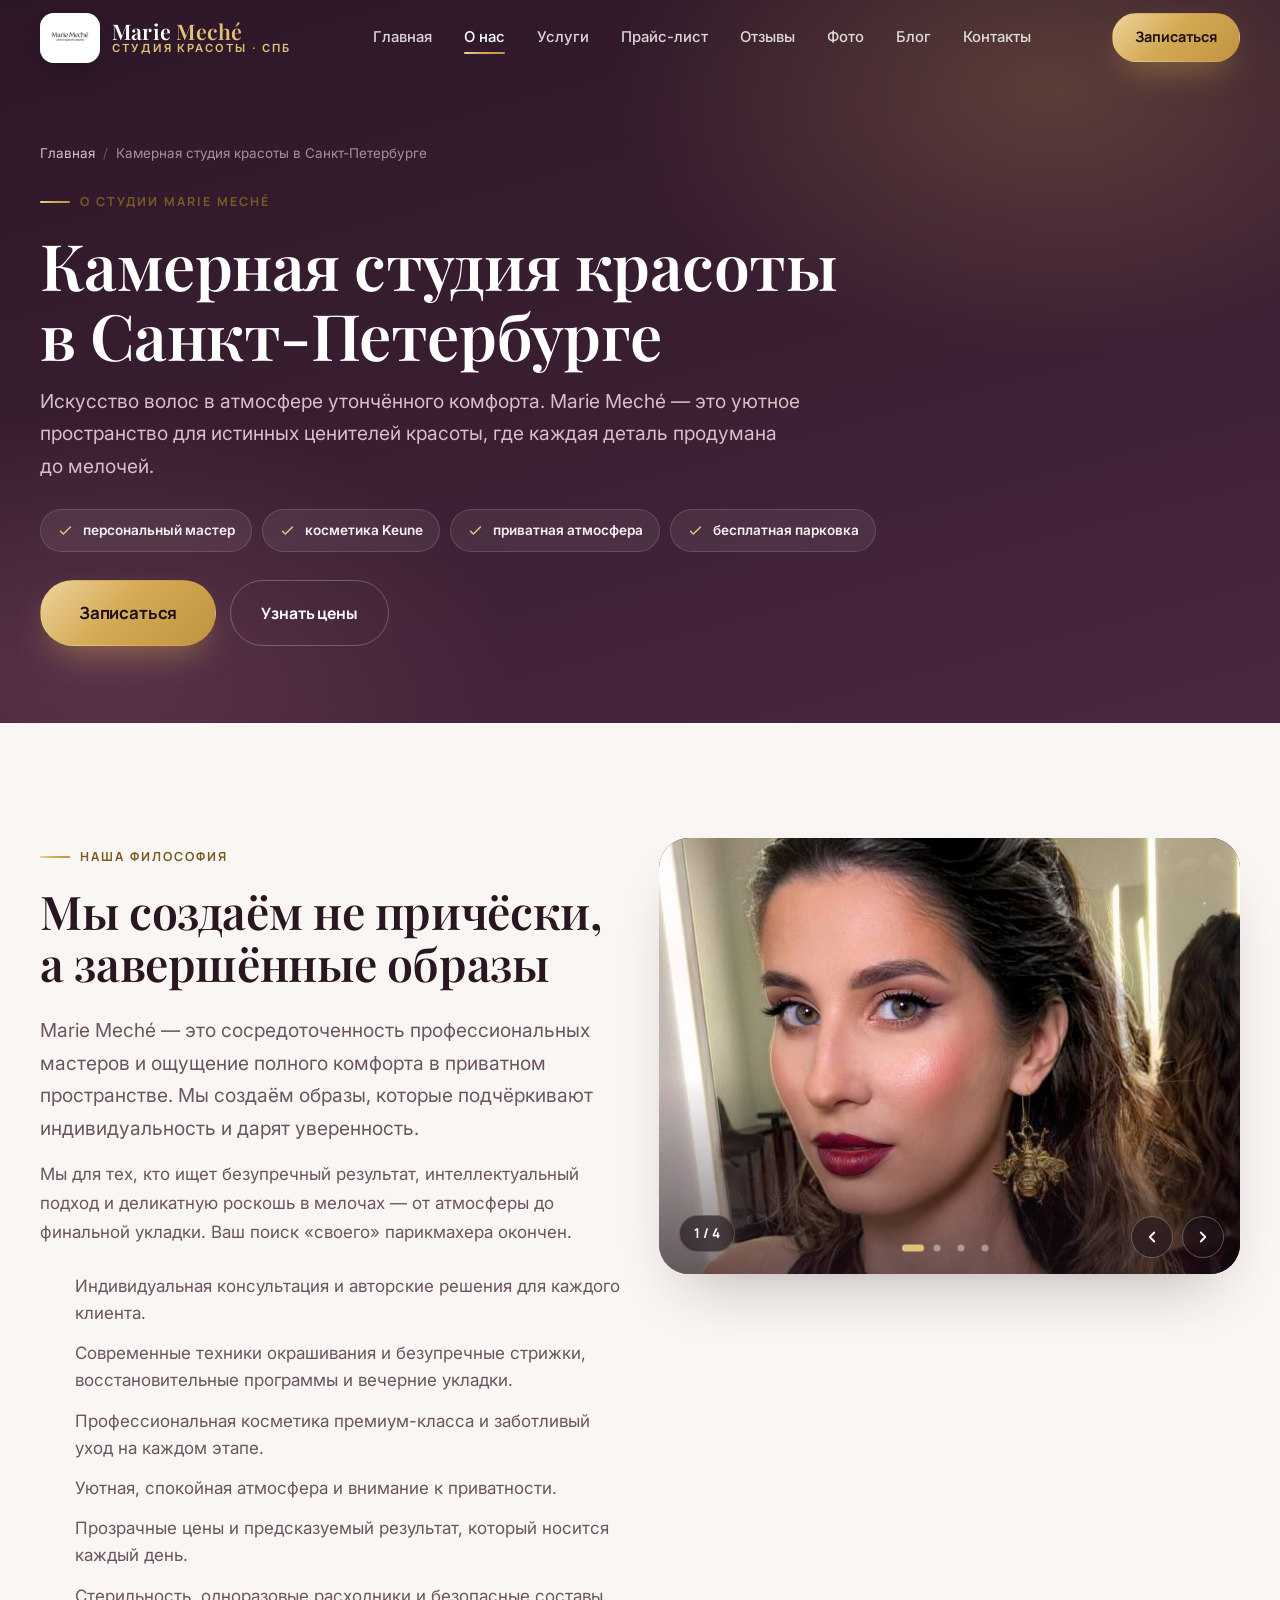
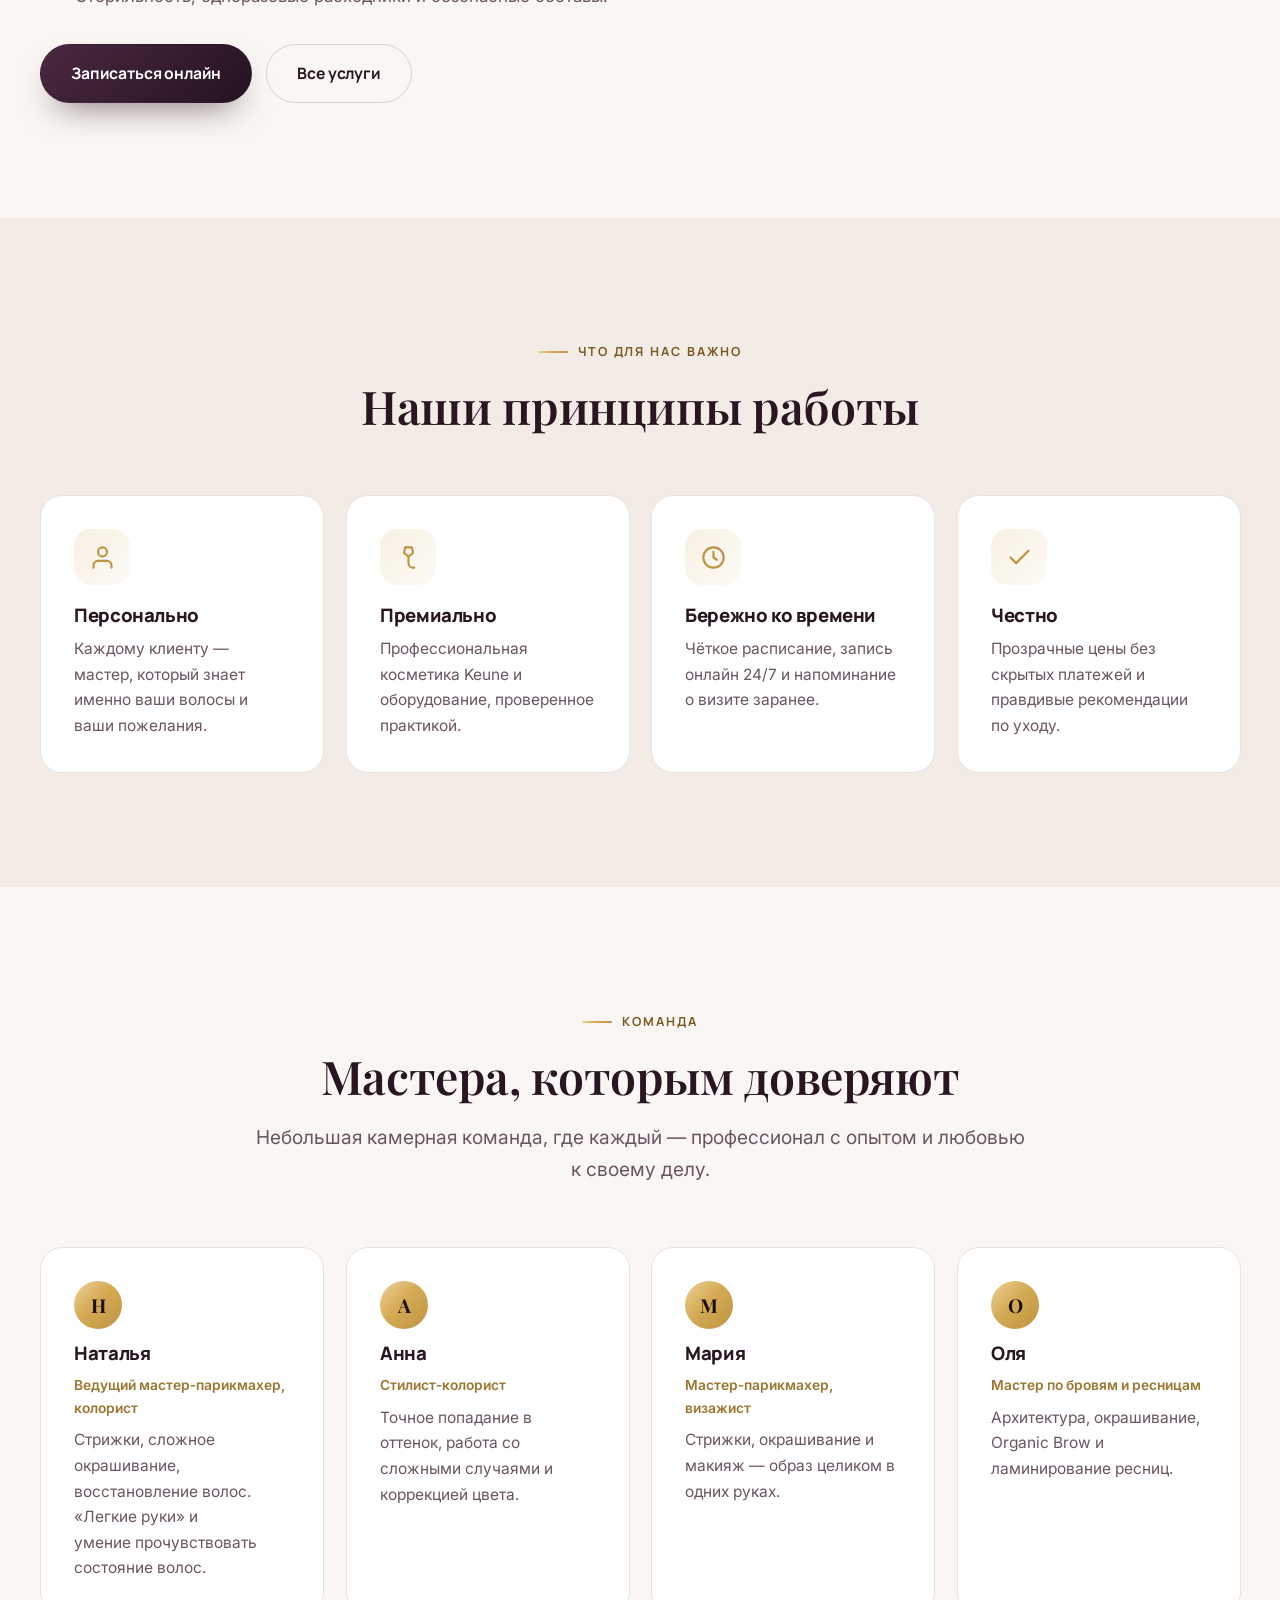
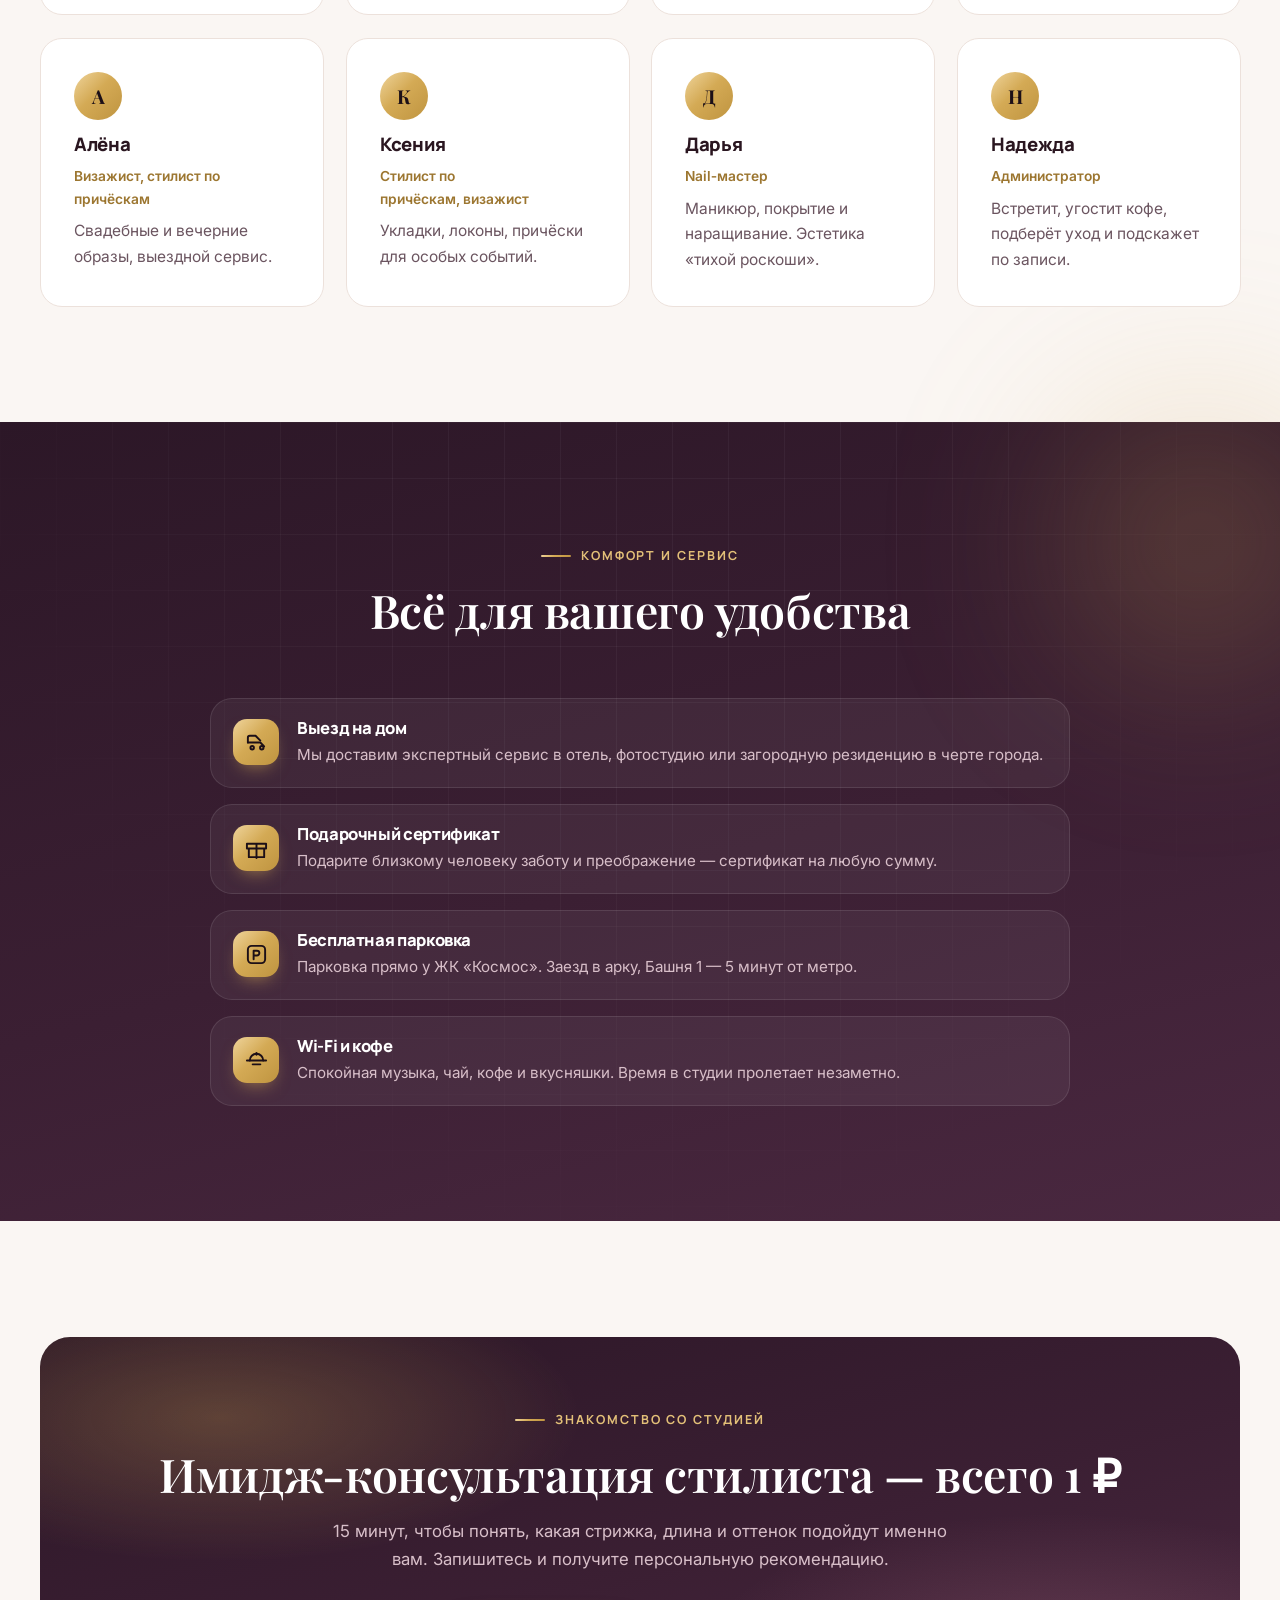
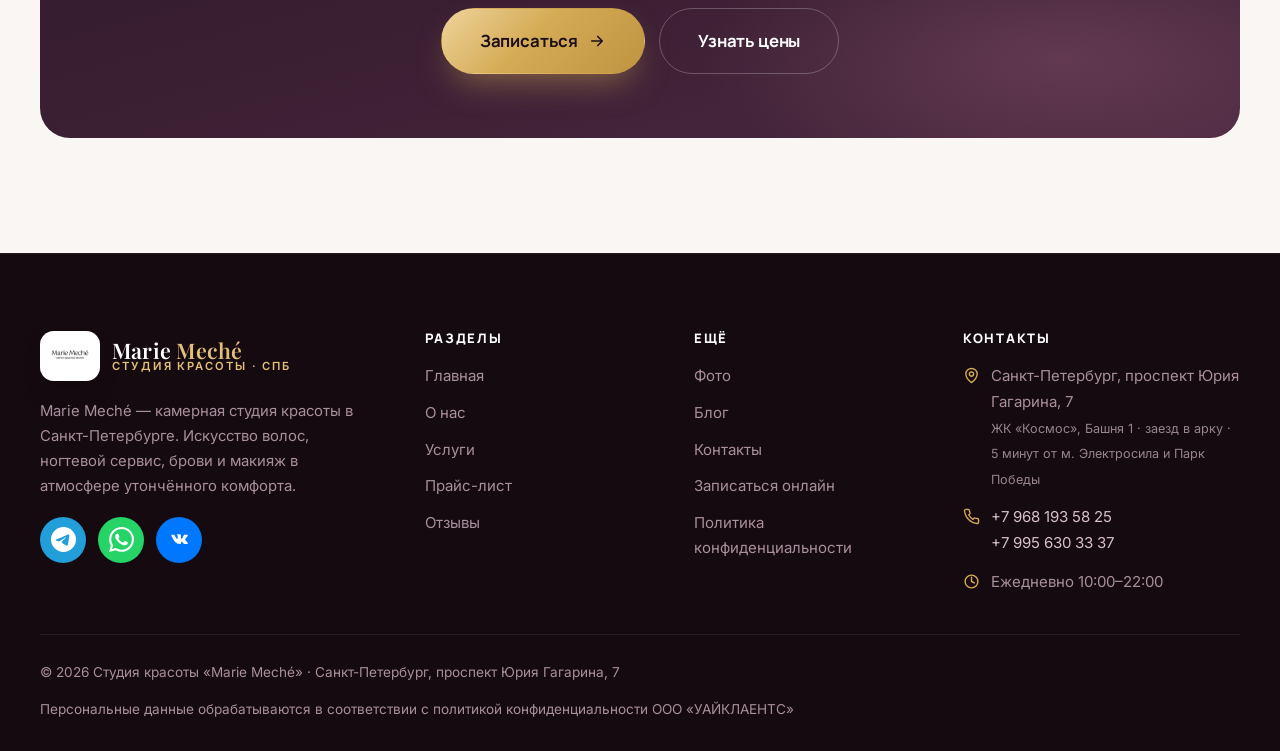
<file: about.html>
<!DOCTYPE html>
<html lang="ru">
<head>
  <meta charset="UTF-8">
  <meta name="viewport" content="width=device-width, initial-scale=1, viewport-fit=cover">
  <title>О студии красоты Marie Meché в Санкт-Петербурге — команда и философия</title>
  <meta name="description" content="О камерной студии красоты Marie Meché: философия, принципы работы, команда мастеров, премиальная косметика Keune, выезд мастера, парковка и сертификаты. Санкт-Петербург, пр. Юрия Гагарина, 7.">
  <meta name="theme-color" content="#1c0f17">
  <link rel="preconnect" href="https://fonts.googleapis.com">
  <link rel="preconnect" href="https://fonts.gstatic.com" crossorigin>
  <link href="https://fonts.googleapis.com/css2?family=Manrope:wght@500;600;700;800&family=Inter:wght@400;500;600;700&family=Playfair+Display:ital,wght@0,500;0,600;0,700;1,500&display=swap" rel="stylesheet">
  <link rel="stylesheet" href="css/style.css?v=20261018">
  <link rel="icon" href="img/logo.png">
  <link rel="apple-touch-icon" href="img/logo.png">
  <link rel="canonical" href="https://system785.github.io/marie-meche/about.html">
  <meta property="og:type" content="website">
  <meta property="og:site_name" content="Marie Meché — студия красоты в Санкт-Петербурге">
  <meta property="og:locale" content="ru_RU">
  <meta property="og:title" content="О студии красоты Marie Meché в Санкт-Петербурге — команда и философия">
  <meta property="og:description" content="О камерной студии красоты Marie Meché: философия, принципы работы, команда мастеров, премиальная косметика Keune, выезд мастера, парковка и сертификаты. Санкт-Петербург, пр. Юрия Гагарина, 7.">
  <meta property="og:url" content="https://system785.github.io/marie-meche/about.html">
  <meta property="og:image" content="https://system785.github.io/marie-meche/img/og-cover.jpg">
  <meta property="og:image:width" content="1200">
  <meta property="og:image:height" content="630">
  <meta property="og:image:alt" content="Студия красоты Marie Meché в Санкт-Петербурге">
  <meta name="twitter:card" content="summary_large_image">
  <meta name="twitter:title" content="О студии красоты Marie Meché в Санкт-Петербурге — команда и философия">
  <meta name="twitter:description" content="О камерной студии красоты Marie Meché: философия, принципы работы, команда мастеров, премиальная косметика Keune, выезд мастера, парковка и сертификаты. Санкт-Петербург, пр. Юрия Гагарина, 7.">
  <meta name="twitter:image" content="https://system785.github.io/marie-meche/img/og-cover.jpg">
  <script type="application/ld+json">
  {
    "@context": "https://schema.org",
    "@type": "AboutPage",
    "url": "https://system785.github.io/marie-meche/about.html",
    "name": "О студии красоты Marie Meché",
    "isPartOf": { "@id": "https://system785.github.io/marie-meche/#website" },
    "about": { "@id": "https://system785.github.io/marie-meche/#salon" }
  }
  </script>
</head>
<body>

<a class="skip-link" href="#main">Перейти к содержанию</a>
<div class="progress-bar" aria-hidden="true"></div>

<header class="header">
  <div class="container">
    <div class="header-inner">
      <a class="brand" href="index.html" aria-label="Marie Meché — студия красоты, на главную">
        <span class="brand-mark"><img src="img/logo.png" alt="Логотип студии красоты Marie Meché" width="46" height="46" decoding="async"></span>
        <span class="brand-text"><span class="brand-name">Marie <span class="accent">Meché</span></span><span class="brand-sub">студия красоты · СПб</span></span>
      </a>
      <nav class="nav" aria-label="Основная навигация">
        <a href="index.html">Главная</a><a href="about.html" class="active">О нас</a><a href="services.html">Услуги</a><a href="price.html">Прайс-лист</a><a href="reviews.html">Отзывы</a><a href="photo.html">Фото</a><a href="blog.html">Блог</a><a href="contacts.html">Контакты</a>
      </nav>
      <div class="header-cta">
        <a class="btn sm" href="request.html">Записаться</a>
        <button class="burger" type="button" aria-label="Открыть меню" aria-expanded="false" aria-controls="drawer">
          <span></span><span></span><span></span>
        </button>
      </div>
    </div>
  </div>
</header>

<nav class="drawer" id="drawer" aria-label="Мобильное меню">
  <a class="drawer-link" href="index.html">Главная</a><a class="drawer-link active" href="about.html">О нас</a><a class="drawer-link" href="services.html">Услуги</a><a class="drawer-link" href="price.html">Прайс-лист</a><a class="drawer-link" href="reviews.html">Отзывы</a><a class="drawer-link" href="photo.html">Фото</a><a class="drawer-link" href="blog.html">Блог</a><a class="drawer-link" href="contacts.html">Контакты</a>
  <a class="btn" href="request.html">Записаться онлайн</a>
  <div class="drawer-contacts">
    <a href="tel:+79681935825">+7 968 193 58 25</a><br>
    <a href="https://t.me/mariemechee">Telegram @mariemechee</a><br>
    <a href="https://wa.me/79956303337">WhatsApp</a>
  </div>
</nav>
<main id="main">
  <section class="page-hero">
    <div class="container">
      <nav class="crumbs" aria-label="Хлебные крошки"><a href="index.html">Главная</a><span class="sep">/</span><span>Камерная студия красоты в Санкт-Петербурге</span></nav>
      <span class="eyebrow">О студии Marie Meché</span>
      <h1>Камерная студия красоты в Санкт-Петербурге</h1>
      <p class="lead">Искусство волос в атмосфере утончённого комфорта. Marie Meché — это уютное пространство для истинных ценителей красоты, где каждая деталь продумана до мелочей.</p>
      <div class="fact-row"><span class="fact"><svg viewBox="0 0 24 24" fill="none" stroke="currentColor" stroke-width="2.2" stroke-linecap="round" stroke-linejoin="round"><path d="m5 13 4 4L19 7"/></svg>персональный мастер</span><span class="fact"><svg viewBox="0 0 24 24" fill="none" stroke="currentColor" stroke-width="2.2" stroke-linecap="round" stroke-linejoin="round"><path d="m5 13 4 4L19 7"/></svg>косметика Keune</span><span class="fact"><svg viewBox="0 0 24 24" fill="none" stroke="currentColor" stroke-width="2.2" stroke-linecap="round" stroke-linejoin="round"><path d="m5 13 4 4L19 7"/></svg>приватная атмосфера</span><span class="fact"><svg viewBox="0 0 24 24" fill="none" stroke="currentColor" stroke-width="2.2" stroke-linecap="round" stroke-linejoin="round"><path d="m5 13 4 4L19 7"/></svg>бесплатная парковка</span></div>
      <div class="btn-row"><a class="btn lg" href="request.html">Записаться</a><a class="btn ghost on-dark" href="price.html">Узнать цены</a></div>
    </div>
  </section>

  <section class="section">
    <div class="container">
      <div class="hostel-block">
        <div>
          <header class="section-head reveal left" style="margin-bottom:24px">
            <span class="eyebrow">Наша философия</span>
            <h2 class="section-title">Мы создаём не причёски, а завершённые образы</h2>
          </header>
          <p class="lead reveal left">Marie Meché — это сосредоточенность профессиональных мастеров и ощущение полного комфорта в приватном пространстве. Мы создаём образы, которые подчёркивают индивидуальность и дарят уверенность.</p>
          <p class="reveal left" style="margin-top:16px;color:var(--ink-2)">Мы для тех, кто ищет безупречный результат, интеллектуальный подход и деликатную роскошь в мелочах — от атмосферы до финальной укладки. Ваш поиск «своего» парикмахера окончен.</p>
          <ul class="check-list reveal left" data-stagger style="margin-top:26px"><li class='reveal right'>Индивидуальная консультация и авторские решения для каждого клиента.</li><li class='reveal right'>Современные техники окрашивания и безупречные стрижки, восстановительные программы и вечерние укладки.</li><li class='reveal right'>Профессиональная косметика премиум-класса и заботливый уход на каждом этапе.</li><li class='reveal right'>Уютная, спокойная атмосфера и внимание к приватности.</li><li class='reveal right'>Прозрачные цены и предсказуемый результат, который носится каждый день.</li><li class='reveal right'>Стерильность, одноразовые расходники и безопасные составы.</li></ul>
          <div class="btn-row reveal left" style="--d:220ms">
            <a class="btn dark-btn" href="request.html">Записаться онлайн</a>
            <a class="btn ghost" href="services.html">Все услуги</a>
          </div>
        </div>
        <div class="gallery reveal right" style="--d:160ms">
          <div class="gallery-track">
            <div class="gallery-slide"><img src="img/salon-3.jpg" alt="Интерьер студии красоты Marie Meché" loading="lazy"></div>
            <div class="gallery-slide"><img src="img/salon-5.jpg" alt="Рабочее место мастера в Marie Meché" loading="lazy"></div>
            <div class="gallery-slide"><img src="img/salon-6.jpg" alt="Зона красоты студии Marie Meché" loading="lazy"></div>
            <div class="gallery-slide"><img src="img/salon-1.jpg" alt="Атмосфера студии Marie Meché" loading="lazy"></div>
          </div>
          <span class="gallery-count">1 / 4</span>
          <div class="gallery-dots"></div>
          <div class="gallery-nav">
            <button class="g-btn g-prev" type="button" aria-label="Предыдущий слайд"><svg viewBox="0 0 24 24" fill="none" stroke="currentColor" stroke-width="2.4" stroke-linecap="round" stroke-linejoin="round"><path d="m15 18-6-6 6-6"/></svg></button>
            <button class="g-btn g-next" type="button" aria-label="Следующий слайд"><svg viewBox="0 0 24 24" fill="none" stroke="currentColor" stroke-width="2.4" stroke-linecap="round" stroke-linejoin="round"><path d="m9 6 6 6-6 6"/></svg></button>
          </div>
        </div>
      </div>
    </div>
  </section>

  <section class="section alt">
    <div class="container">
      <header class="section-head center reveal">
        <span class="eyebrow center">Что для нас важно</span>
        <h2 class="section-title">Наши принципы работы</h2>
      </header>
      <div class="grid grid-4" data-stagger">
        <article class="card reveal"><span class="icon"><svg viewBox="0 0 24 24" fill="none" stroke="currentColor" stroke-width="1.9" stroke-linecap="round" stroke-linejoin="round"><path d="M20 21v-2a4 4 0 0 0-4-4H8a4 4 0 0 0-4 4v2"/><circle cx="12" cy="7" r="4"/></svg></span><h3>Персонально</h3><p>Каждому клиенту — мастер, который знает именно ваши волосы и ваши пожелания.</p></article>
        <article class="card reveal"><span class="icon"><svg viewBox="0 0 24 24" fill="none" stroke="currentColor" stroke-width="1.9" stroke-linecap="round" stroke-linejoin="round"><path d="M9 3h6l1 5-4 3-4-3 1-5Z"/><path d="M12 11v6a4 4 0 0 0 4 4h1"/></svg></span><h3>Премиально</h3><p>Профессиональная косметика Keune и оборудование, проверенное практикой.</p></article>
        <article class="card reveal"><span class="icon"><svg viewBox="0 0 24 24" fill="none" stroke="currentColor" stroke-width="1.9" stroke-linecap="round" stroke-linejoin="round"><circle cx="12" cy="12" r="9"/><path d="M12 7v5l3 2"/></svg></span><h3>Бережно ко времени</h3><p>Чёткое расписание, запись онлайн 24/7 и напоминание о визите заранее.</p></article>
        <article class="card reveal"><span class="icon"><svg viewBox="0 0 24 24" fill="none" stroke="currentColor" stroke-width="1.9" stroke-linecap="round" stroke-linejoin="round"><path d="M20 6 9 17l-5-5"/></svg></span><h3>Честно</h3><p>Прозрачные цены без скрытых платежей и правдивые рекомендации по уходу.</p></article>
      </div>
    </div>
  </section>

  <section class="section">
    <div class="container">
      <header class="section-head center reveal">
        <span class="eyebrow center">Команда</span>
        <h2 class="section-title">Мастера, которым доверяют</h2>
        <p class="lead">Небольшая камерная команда, где каждый — профессионал с опытом и любовью к своему делу.</p>
      </header>
      <div class="grid grid-4" data-stagger><article class="card reveal">
          <span class="review-ava" style="margin-bottom:14px">Н</span>
          <h3>Наталья</h3>
          <p style="color:var(--amber-700);font-weight:600;font-size:.86rem;margin-bottom:8px">Ведущий мастер‑парикмахер, колорист</p>
          <p>Стрижки, сложное окрашивание, восстановление волос. «Легкие руки» и умение прочувствовать состояние волос.</p>
        </article><article class="card reveal">
          <span class="review-ava" style="margin-bottom:14px">А</span>
          <h3>Анна</h3>
          <p style="color:var(--amber-700);font-weight:600;font-size:.86rem;margin-bottom:8px">Стилист‑колорист</p>
          <p>Точное попадание в оттенок, работа со сложными случаями и коррекцией цвета.</p>
        </article><article class="card reveal">
          <span class="review-ava" style="margin-bottom:14px">М</span>
          <h3>Мария</h3>
          <p style="color:var(--amber-700);font-weight:600;font-size:.86rem;margin-bottom:8px">Мастер‑парикмахер, визажист</p>
          <p>Стрижки, окрашивание и макияж — образ целиком в одних руках.</p>
        </article><article class="card reveal">
          <span class="review-ava" style="margin-bottom:14px">О</span>
          <h3>Оля</h3>
          <p style="color:var(--amber-700);font-weight:600;font-size:.86rem;margin-bottom:8px">Мастер по бровям и ресницам</p>
          <p>Архитектура, окрашивание, Organic Brow и ламинирование ресниц.</p>
        </article><article class="card reveal">
          <span class="review-ava" style="margin-bottom:14px">А</span>
          <h3>Алёна</h3>
          <p style="color:var(--amber-700);font-weight:600;font-size:.86rem;margin-bottom:8px">Визажист, стилист по причёскам</p>
          <p>Свадебные и вечерние образы, выездной сервис.</p>
        </article><article class="card reveal">
          <span class="review-ava" style="margin-bottom:14px">К</span>
          <h3>Ксения</h3>
          <p style="color:var(--amber-700);font-weight:600;font-size:.86rem;margin-bottom:8px">Стилист по причёскам, визажист</p>
          <p>Укладки, локоны, причёски для особых событий.</p>
        </article><article class="card reveal">
          <span class="review-ava" style="margin-bottom:14px">Д</span>
          <h3>Дарья</h3>
          <p style="color:var(--amber-700);font-weight:600;font-size:.86rem;margin-bottom:8px">Nail‑мастер</p>
          <p>Маникюр, покрытие и наращивание. Эстетика «тихой роскоши».</p>
        </article><article class="card reveal">
          <span class="review-ava" style="margin-bottom:14px">Н</span>
          <h3>Надежда</h3>
          <p style="color:var(--amber-700);font-weight:600;font-size:.86rem;margin-bottom:8px">Администратор</p>
          <p>Встретит, угостит кофе, подберёт уход и подскажет по записи.</p>
        </article></div>
    </div>
  </section>

  <section class="section dark grid-texture">
    <span class="glow amber" style="width:400px;height:400px;top:-80px;right:-120px;" aria-hidden="true"></span>
    <div class="container">
      <header class="section-head center reveal">
        <span class="eyebrow center">Комфорт и сервис</span>
        <h2 class="section-title">Всё для вашего удобства</h2>
      </header>
      <div class="feature-list" data-stagger style="max-width:860px;margin-inline:auto"><div class="feature reveal">
          <span class="feature-icon"><svg viewBox="0 0 24 24" fill="none" stroke="currentColor" stroke-width="2" stroke-linecap="round" stroke-linejoin="round"><path d="M3 12h13l4 4"/><path d="M3 12V7a2 2 0 0 1 2-2h6l5 5"/><circle cx="7.5" cy="17.5" r="1.8"/><circle cx="17.5" cy="17.5" r="1.8"/></svg></span>
          <div><h3>Выезд на дом</h3><p>Мы доставим экспертный сервис в отель, фотостудию или загородную резиденцию в черте города.</p></div>
        </div><div class="feature reveal">
          <span class="feature-icon"><svg viewBox="0 0 24 24" fill="none" stroke="currentColor" stroke-width="2" stroke-linecap="round" stroke-linejoin="round"><path d="M20 12v9H4v-9M2 7h20v5H2zM12 22V7"/></svg></span>
          <div><h3>Подарочный сертификат</h3><p>Подарите близкому человеку заботу и преображение — сертификат на любую сумму.</p></div>
        </div><div class="feature reveal">
          <span class="feature-icon"><svg viewBox="0 0 24 24" fill="none" stroke="currentColor" stroke-width="2" stroke-linecap="round" stroke-linejoin="round"><rect x="3" y="3" width="18" height="18" rx="4"/><path d="M9 17V8h3.5a2.5 2.5 0 0 1 0 5H9"/></svg></span>
          <div><h3>Бесплатная парковка</h3><p>Парковка прямо у ЖК «Космос». Заезд в арку, Башня 1 — 5 минут от метро.</p></div>
        </div><div class="feature reveal">
          <span class="feature-icon"><svg viewBox="0 0 24 24" fill="none" stroke="currentColor" stroke-width="2" stroke-linecap="round" stroke-linejoin="round"><path d="M5 12a7 7 0 0 1 14 0"/><path d="M2 12h20"/><path d="M8 16h8"/><path d="M12 4v2"/></svg></span>
          <div><h3>Wi-Fi и кофе</h3><p>Спокойная музыка, чай, кофе и вкусняшки. Время в студии пролетает незаметно.</p></div>
        </div></div>
    </div>
  </section>

  <section class="section">
    <div class="container">
      <div class="cta-band reveal zoom">
        <span class="eyebrow center">Знакомство со студией</span>
        <h2>Имидж-консультация стилиста — всего 1 ₽</h2>
        <p>15 минут, чтобы понять, какая стрижка, длина и оттенок подойдут именно вам. Запишитесь и получите персональную рекомендацию.</p>
        <div class="btn-row center">
          <a class="btn lg" href="request.html">Записаться
            <svg viewBox="0 0 24 24" fill="none" stroke="currentColor" stroke-width="2.2" stroke-linecap="round" stroke-linejoin="round"><path d="M5 12h14M13 6l6 6-6 6"/></svg>
          </a>
          <a class="btn lg ghost on-dark" href="price.html">Узнать цены</a>
        </div>
      </div>
    </div>
  </section>
</main>

<footer class="footer">
  <div class="container">
    <div class="footer-grid">
      <div>
        <a class="brand" href="index.html" aria-label="Marie Meché — студия красоты, на главную">
        <span class="brand-mark"><img src="img/logo.png" alt="Логотип студии красоты Marie Meché" width="46" height="46" decoding="async"></span>
        <span class="brand-text"><span class="brand-name">Marie <span class="accent">Meché</span></span><span class="brand-sub">студия красоты · СПб</span></span>
      </a>
        <p class="footer-about">Marie Meché — камерная студия красоты в Санкт-Петербурге. Искусство волос, ногтевой сервис, брови и макияж в атмосфере утончённого комфорта.</p>
        <div class="socials" style="margin-top:18px">
          <a class="social-btn tg" href="https://t.me/mariemechee" target="_blank" rel="noopener" title="Telegram" aria-label="Мы в Telegram"><svg viewBox="0 0 24 24" fill="currentColor" aria-hidden="true" focusable="false"><path d="M11.944 0A12 12 0 0 0 0 12a12 12 0 0 0 12 12 12 12 0 0 0 12-12A12 12 0 0 0 12 0a12 12 0 0 0-.056 0zm4.962 7.224c.1-.002.321.023.465.14a.506.506 0 0 1 .171.325c.016.093.036.306.02.472-.18 1.898-.962 6.502-1.36 8.627-.168.9-.499 1.201-.82 1.23-.696.065-1.225-.46-1.9-.902-1.056-.693-1.653-1.124-2.678-1.8-1.185-.78-.417-1.21.258-1.91.177-.184 3.247-2.977 3.307-3.23.007-.032.014-.15-.056-.212s-.174-.041-.249-.024c-.106.024-1.793 1.14-5.061 3.345-.48.33-.913.49-1.302.48-.428-.008-1.252-.241-1.865-.44-.752-.245-1.349-.374-1.297-.789.027-.216.325-.437.893-.663 3.498-1.524 5.83-2.529 6.998-3.014 3.332-1.386 4.025-1.627 4.476-1.635z"/></svg><span class="sr-only">Telegram</span></a>
          <a class="social-btn wa" href="https://wa.me/79956303337" target="_blank" rel="noopener" title="WhatsApp" aria-label="Мы в WhatsApp"><svg viewBox="0 0 24 24" fill="currentColor" aria-hidden="true" focusable="false"><path d="M17.472 14.382c-.297-.149-1.758-.867-2.03-.967-.273-.099-.471-.148-.67.15-.197.297-.767.966-.94 1.164-.173.199-.347.223-.644.075-.297-.15-1.255-.463-2.39-1.475-.883-.788-1.48-1.761-1.653-2.059-.173-.297-.018-.458.13-.606.134-.133.298-.347.446-.52.149-.174.198-.298.298-.497.099-.198.05-.371-.025-.52-.075-.149-.669-1.612-.916-2.207-.242-.579-.487-.5-.669-.51-.173-.008-.371-.01-.57-.01-.198 0-.52.074-.792.372-.272.297-1.04 1.016-1.04 2.479 0 1.462 1.065 2.875 1.213 3.074.149.198 2.096 3.2 5.077 4.487.709.306 1.262.489 1.694.625.712.227 1.36.195 1.871.118.571-.085 1.758-.719 2.006-1.413.248-.694.248-1.289.173-1.413-.074-.124-.272-.198-.57-.347m-5.421 7.403h-.004a9.87 9.87 0 01-5.031-1.378l-.361-.214-3.741.982.998-3.648-.235-.374a9.86 9.86 0 01-1.51-5.26c.001-5.45 4.436-9.884 9.888-9.884 2.64 0 5.122 1.03 6.988 2.898a9.825 9.825 0 012.893 6.994c-.003 5.45-4.437 9.884-9.885 9.884m8.413-18.297A11.815 11.815 0 0012.05 0C5.495 0 .16 5.335.157 11.892c0 2.096.547 4.142 1.588 5.945L.057 24l6.305-1.654a11.882 11.882 0 005.683 1.448h.005c6.554 0 11.89-5.335 11.893-11.893a11.821 11.821 0 00-3.48-8.413Z"/></svg><span class="sr-only">WhatsApp</span></a>
          <a class="social-btn vk" href="https://vk.ru/marie_meche" target="_blank" rel="noopener" title="ВКонтакте" aria-label="Мы во ВКонтакте"><svg viewBox="0 0 24 24" fill="currentColor" aria-hidden="true" focusable="false"><path d="M12.785 16.241s.288-.032.436-.194c.136-.148.132-.427.132-.427s-.02-1.304.576-1.496c.588-.19 1.341 1.26 2.14 1.818.605.422 1.064.33 1.064.33l2.137-.03s1.117-.071.587-.964c-.043-.073-.308-.661-1.588-1.87-1.34-1.264-1.16-1.059.454-3.246.983-1.332 1.376-2.145 1.253-2.493-.117-.332-.84-.244-.84-.244l-2.406.015s-.178-.025-.31.056c-.13.079-.212.262-.212.262s-.382 1.03-.89 1.907c-1.07 1.85-1.499 1.948-1.674 1.832-.407-.267-.305-1.075-.305-1.649 0-1.793.267-2.54-.521-2.733-.262-.065-.454-.107-1.123-.114-.858-.009-1.585.003-1.996.208-.274.136-.485.44-.356.457.159.022.519.099.71.363.246.341.237 1.107.237 1.107s.142 2.11-.33 2.371c-.325.18-.77-.187-1.725-1.865-.489-.859-.859-1.81-.859-1.81s-.07-.176-.198-.272c-.154-.115-.37-.151-.37-.151l-2.286.015s-.343.01-.469.161c-.112.135-.009.413-.009.413s1.79 4.258 3.817 6.403c1.858 1.967 3.968 1.838 3.968 1.838z"/></svg><span class="sr-only">ВКонтакте</span></a>
        </div>
      </div>

      <div>
        <h3>Разделы</h3>
        <div class="footer-links"><a href="index.html">Главная</a><a href="about.html">О нас</a><a href="services.html">Услуги</a><a href="price.html">Прайс-лист</a><a href="reviews.html">Отзывы</a></div>
      </div>

      <div>
        <h3>Ещё</h3>
        <div class="footer-links"><a href="photo.html">Фото</a><a href="blog.html">Блог</a><a href="contacts.html">Контакты</a><a href="request.html">Записаться онлайн</a><a href="privacy.html">Политика конфиденциальности</a></div>
      </div>

      <div>
        <h3>Контакты</h3>
        <div class="footer-contact">
          <div class="fc-row">
            <svg viewBox="0 0 24 24" fill="none" stroke="currentColor" stroke-width="2" stroke-linecap="round" stroke-linejoin="round"><path d="M20 10c0 6-8 12-8 12s-8-6-8-12a8 8 0 0 1 16 0Z"/><circle cx="12" cy="10" r="3"/></svg>
            <span>Санкт-Петербург, проспект Юрия Гагарина, 7<br><span class="muted" style="font-size:.84em">ЖК «Космос», Башня 1 · заезд в арку · 5 минут от м. Электросила и Парк Победы</span></span>
          </div>
          <div class="fc-row">
            <svg viewBox="0 0 24 24" fill="none" stroke="currentColor" stroke-width="2" stroke-linecap="round" stroke-linejoin="round"><path d="M22 16.9v3a2 2 0 0 1-2.2 2 19.8 19.8 0 0 1-8.6-3.1 19.5 19.5 0 0 1-6-6A19.8 19.8 0 0 1 2.1 4.2 2 2 0 0 1 4.1 2h3a2 2 0 0 1 2 1.7c.1 1 .4 1.9.7 2.8a2 2 0 0 1-.5 2.1L8.1 9.9a16 16 0 0 0 6 6l1.3-1.3a2 2 0 0 1 2.1-.4c.9.3 1.8.6 2.8.7a2 2 0 0 1 1.7 2Z"/></svg>
            <span><a href="tel:+79681935825">+7 968 193 58 25</a><br><a href="tel:+79956303337">+7 995 630 33 37</a></span>
          </div>
          <div class="fc-row">
            <svg viewBox="0 0 24 24" fill="none" stroke="currentColor" stroke-width="2" stroke-linecap="round" stroke-linejoin="round"><path d="M12 6v6l4 2"/><circle cx="12" cy="12" r="9"/></svg>
            <span>Ежедневно 10:00–22:00</span>
          </div>
        </div>
      </div>
    </div>

    <div class="footer-bottom">
      <span>© <span data-year>2026</span> Студия красоты «Marie Meché» · Санкт-Петербург, проспект Юрия Гагарина, 7</span>
      <span>Персональные данные обрабатываются в соответствии с <a href="privacy.html">политикой конфиденциальности</a> ООО «УАЙКЛАЕНТС»</span>
    </div>
  </div>
</footer>

<div class="float-cta" aria-label="Быстрая запись">
  <a class="btn" href="request.html">Записаться</a>
  <a class="btn ghost" href="tel:+79681935825">Позвонить</a>
</div>

<button class="to-top" type="button" aria-label="Наверх">
  <svg viewBox="0 0 24 24" fill="none" stroke="currentColor" stroke-width="2.4" stroke-linecap="round" stroke-linejoin="round"><path d="m6 15 6-6 6 6"/></svg>
</button>

<script src="js/main.js?v=20261018"></script>
</body>
</html>
</file>
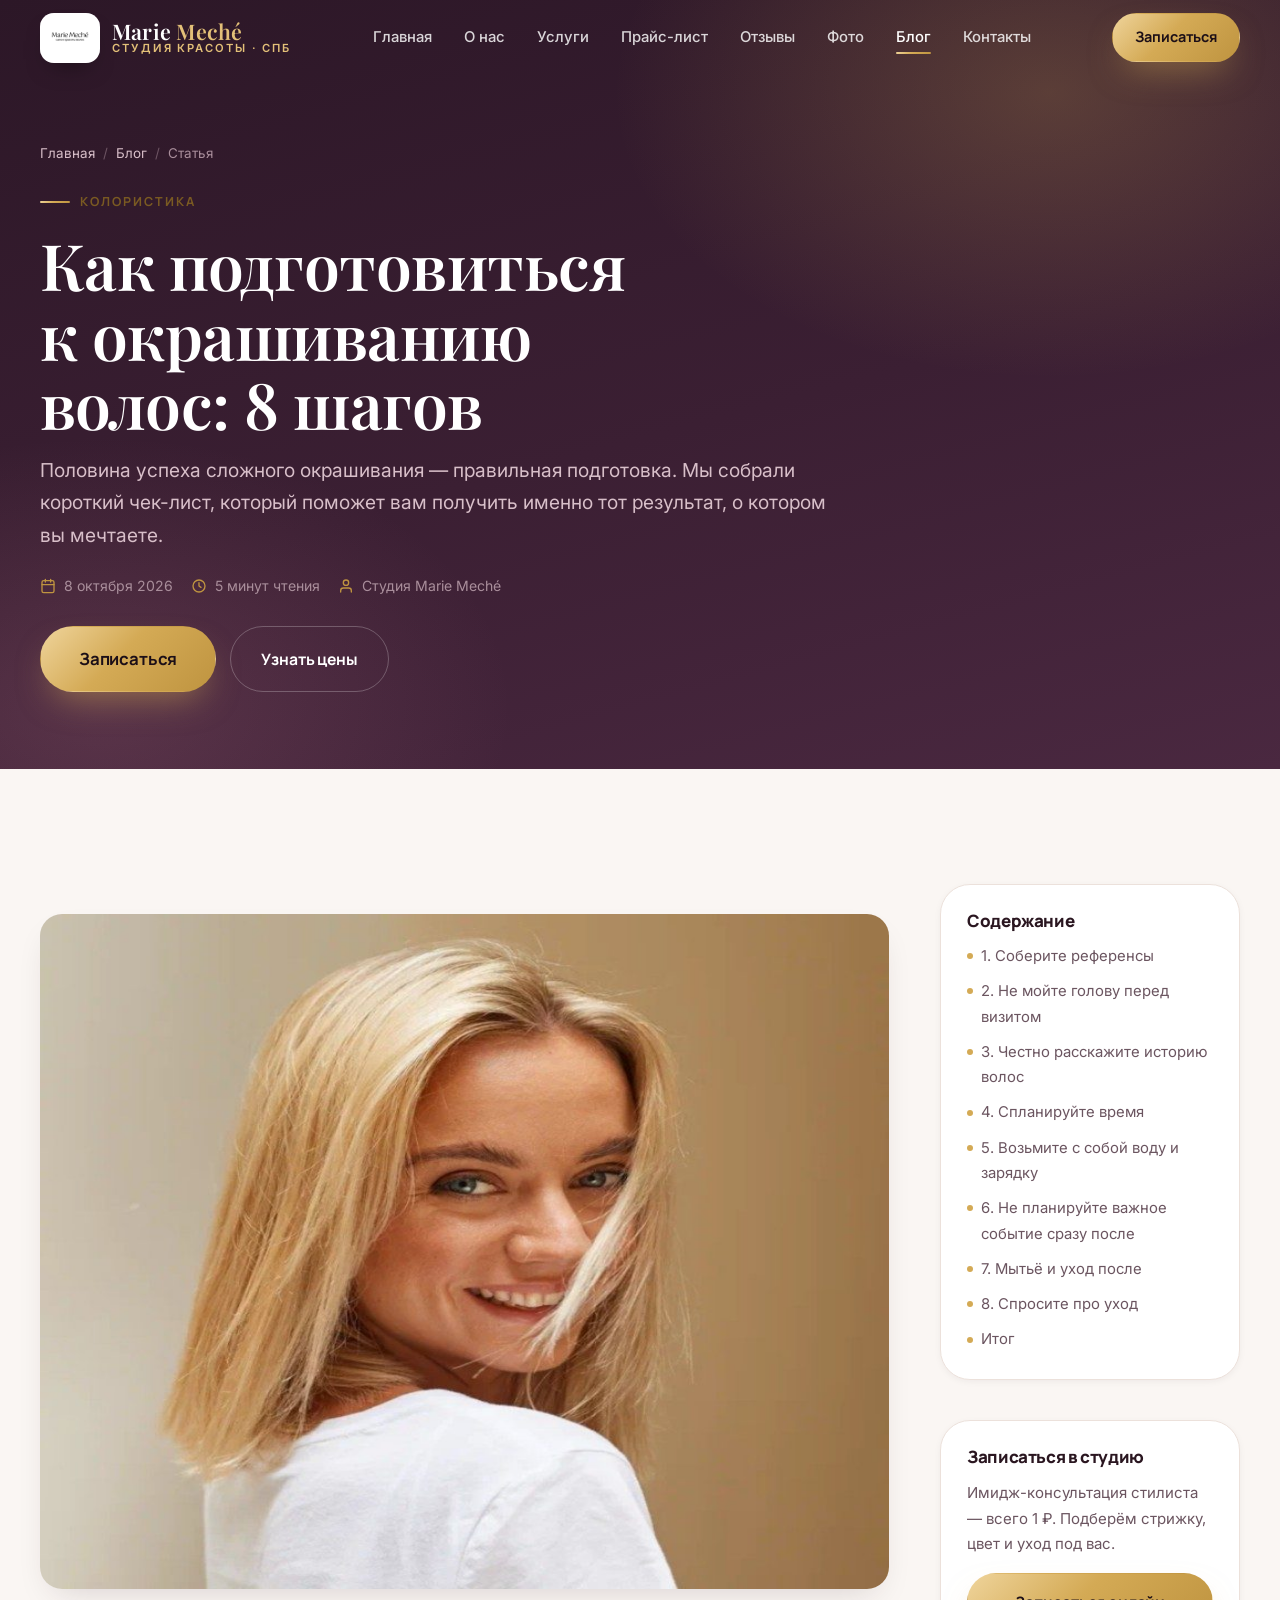
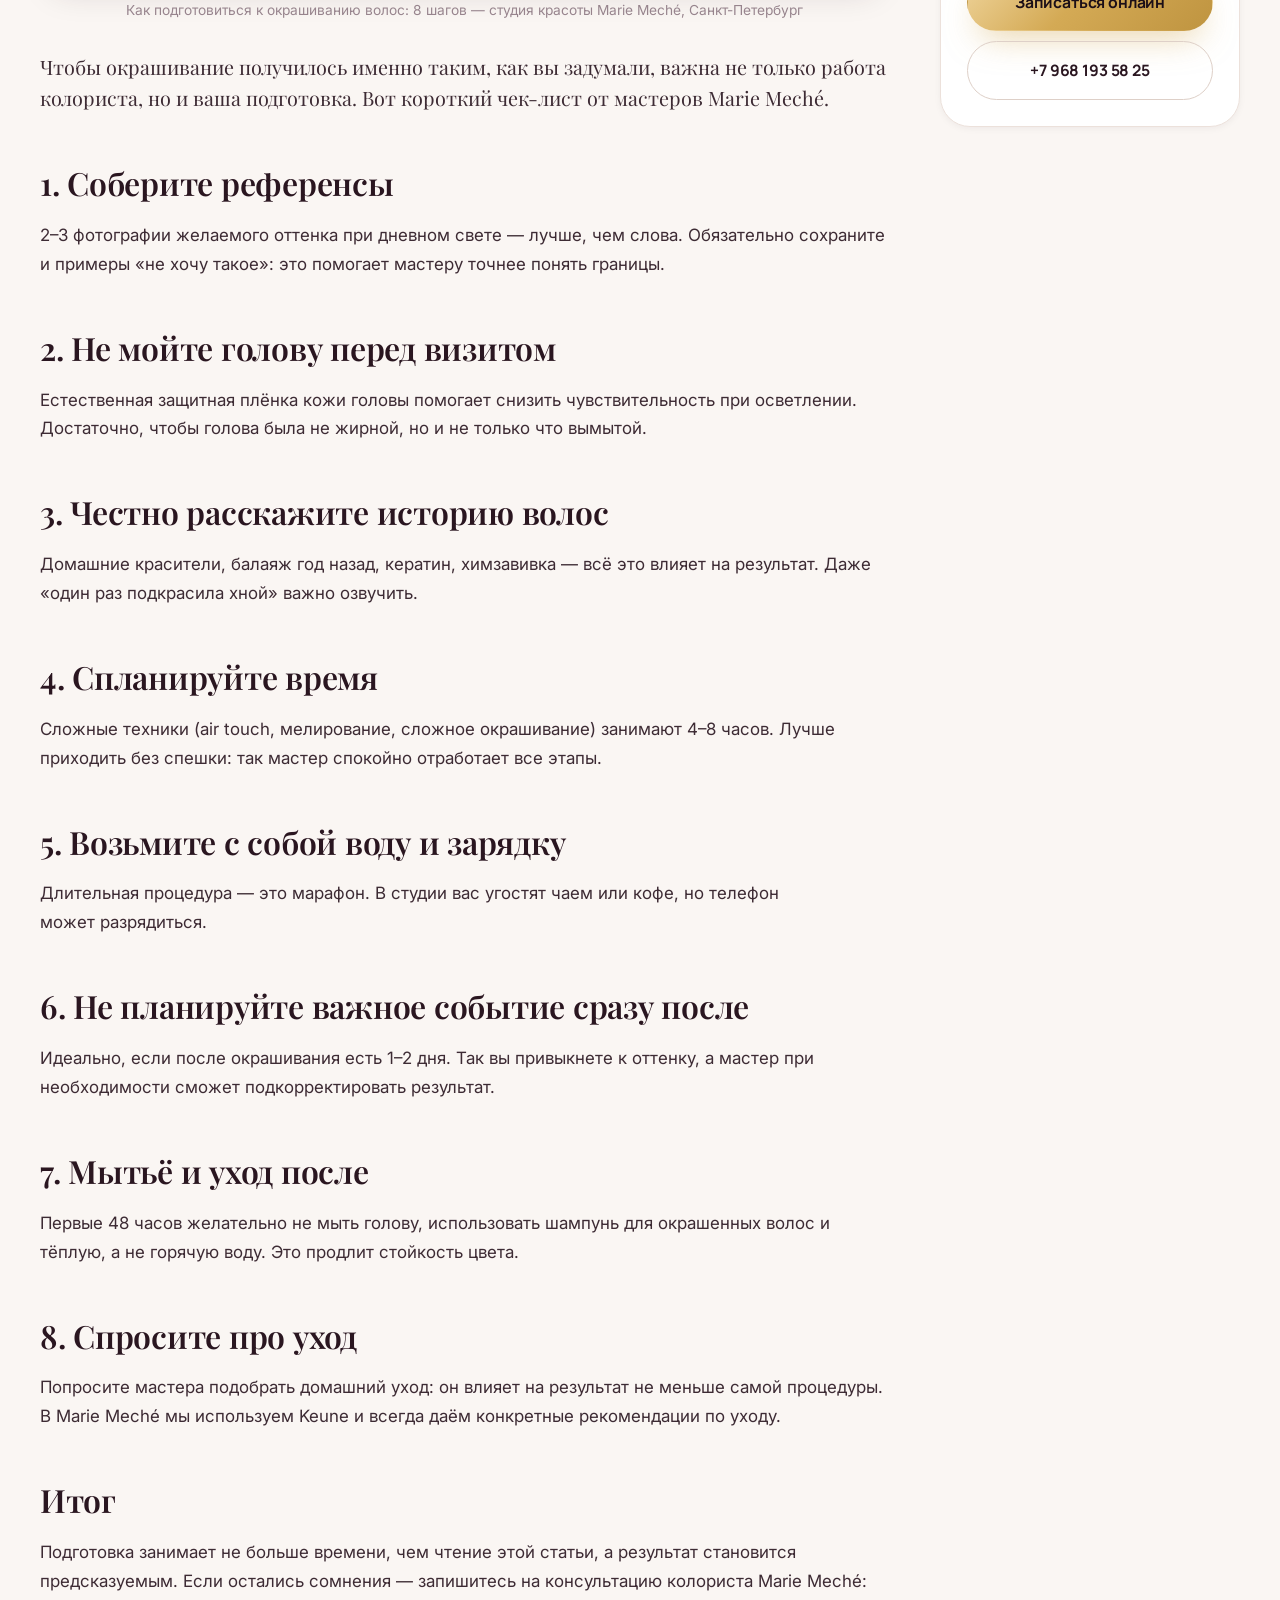
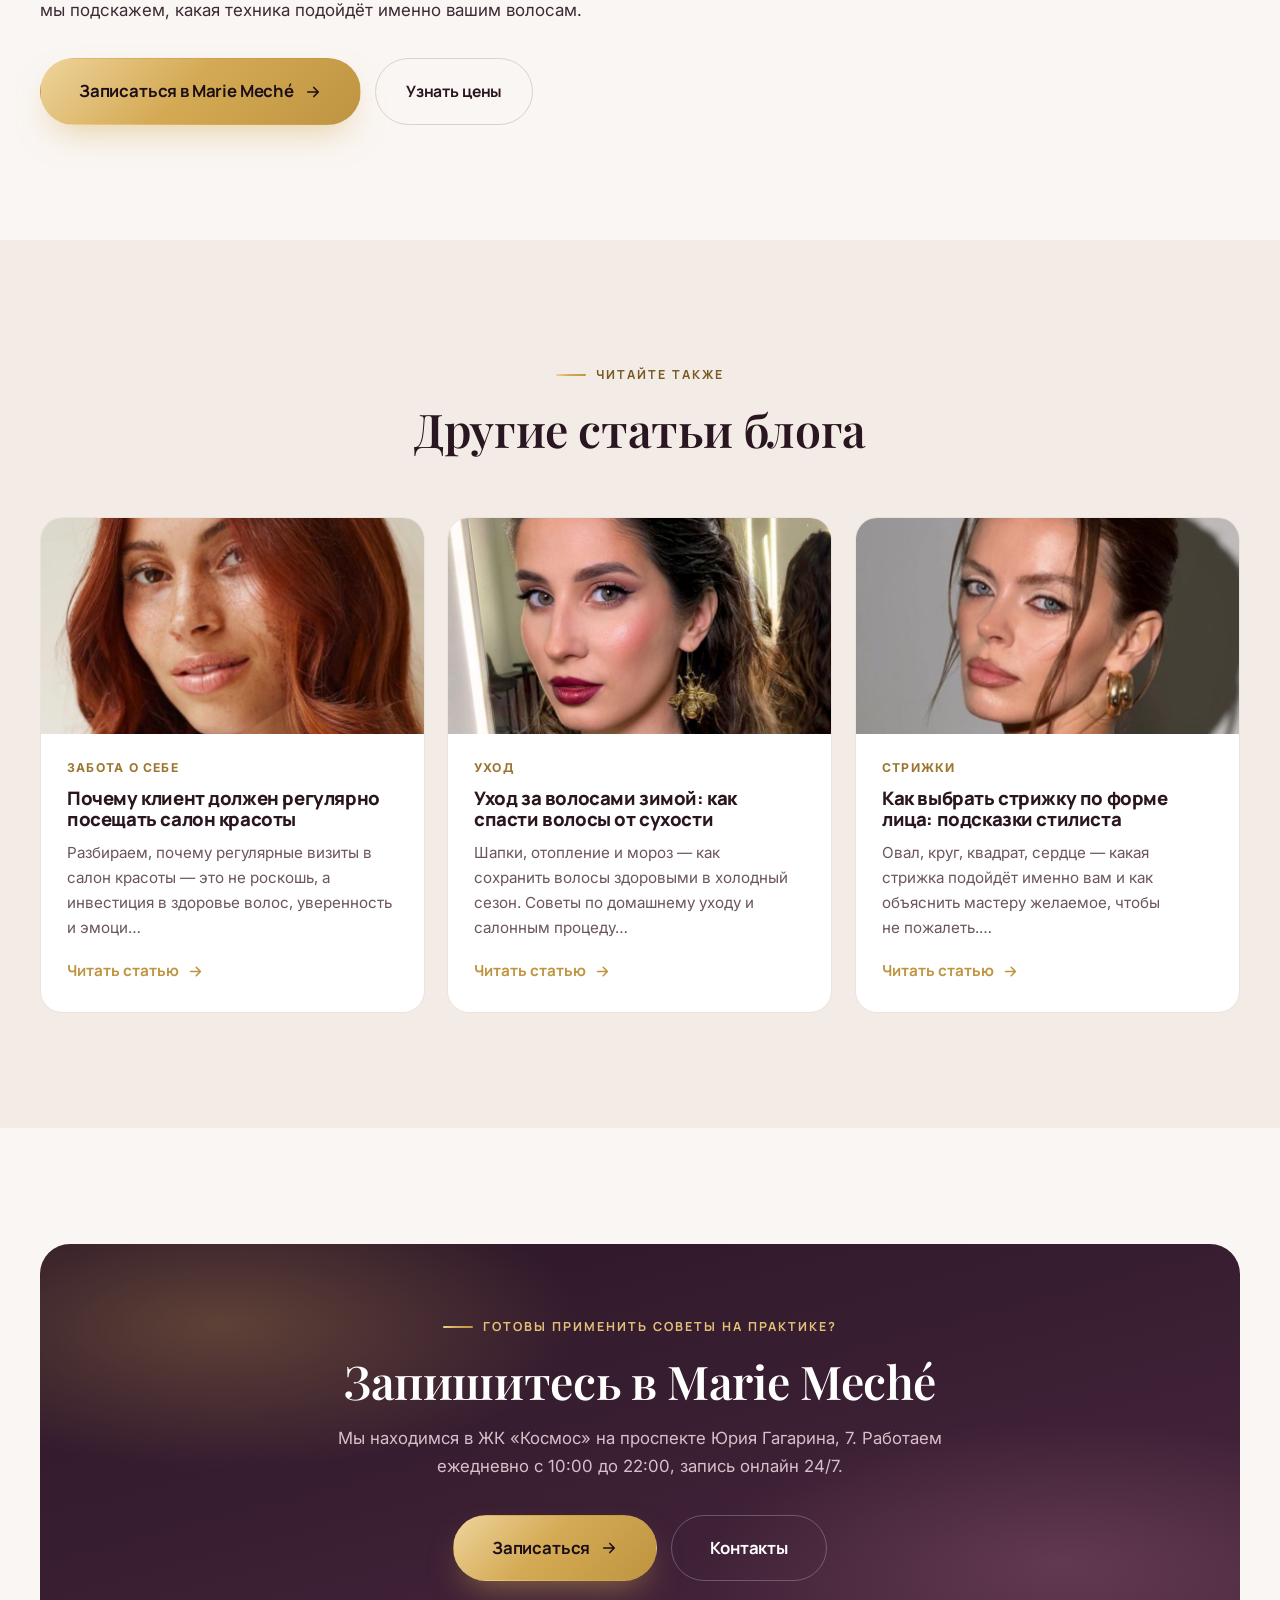
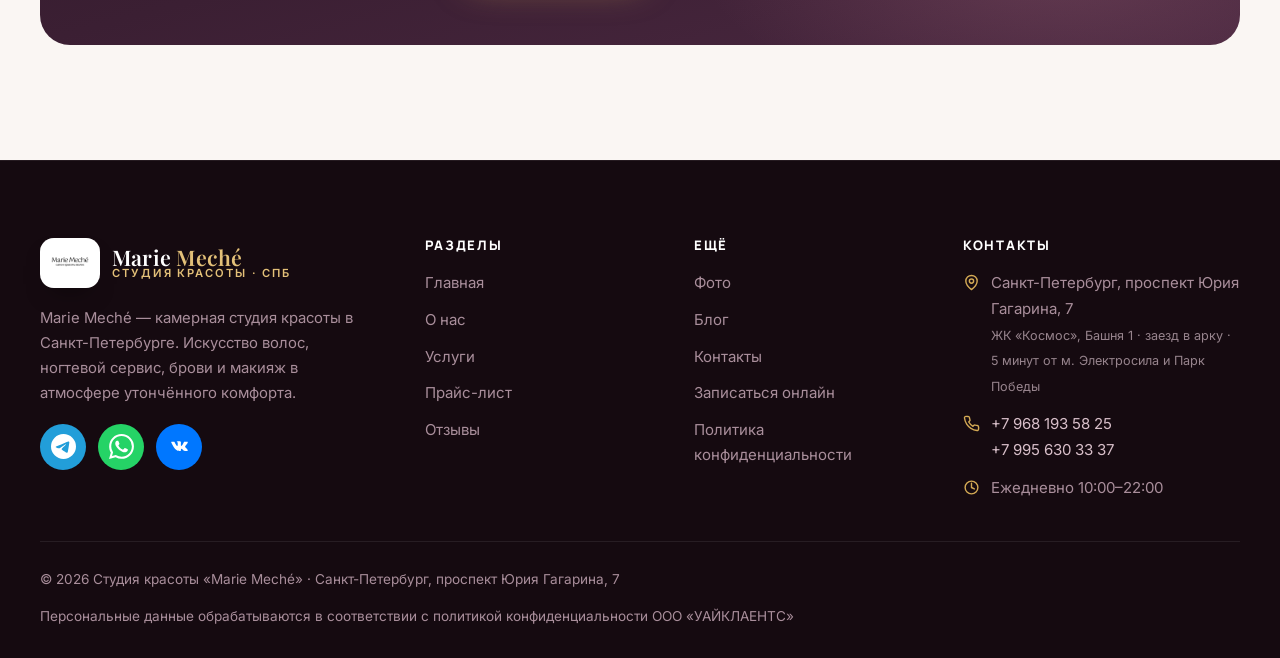
<file: blog-kak-podgotovitsya-k-okrashivaniyu.html>
<!DOCTYPE html>
<html lang="ru">
<head>
  <meta charset="UTF-8">
  <meta name="viewport" content="width=device-width, initial-scale=1, viewport-fit=cover">
  <title>Как подготовиться к окрашиванию волос — Marie Meché</title>
  <meta name="description" content="Что сделать до визита к колористу, какие референсы собрать и почему не стоит мыть голову перед окрашиванием. Практические советы мастеров Marie Meché.">
  <meta name="theme-color" content="#1c0f17">
  <link rel="preconnect" href="https://fonts.googleapis.com">
  <link rel="preconnect" href="https://fonts.gstatic.com" crossorigin>
  <link href="https://fonts.googleapis.com/css2?family=Manrope:wght@500;600;700;800&family=Inter:wght@400;500;600;700&family=Playfair+Display:ital,wght@0,500;0,600;0,700;1,500&display=swap" rel="stylesheet">
  <link rel="stylesheet" href="css/style.css?v=20261018">
  <link rel="icon" href="img/logo.png">
  <link rel="apple-touch-icon" href="img/logo.png">
  <link rel="canonical" href="https://system785.github.io/marie-meche/blog-kak-podgotovitsya-k-okrashivaniyu.html">
  <meta property="og:type" content="website">
  <meta property="og:site_name" content="Marie Meché — студия красоты в Санкт-Петербурге">
  <meta property="og:locale" content="ru_RU">
  <meta property="og:title" content="Как подготовиться к окрашиванию волос — Marie Meché">
  <meta property="og:description" content="Что сделать до визита к колористу, какие референсы собрать и почему не стоит мыть голову перед окрашиванием. Практические советы мастеров Marie Meché.">
  <meta property="og:url" content="https://system785.github.io/marie-meche/blog-kak-podgotovitsya-k-okrashivaniyu.html">
  <meta property="og:image" content="https://system785.github.io/marie-meche/img/salon-1.jpg">
  <meta property="og:image:width" content="1200">
  <meta property="og:image:height" content="630">
  <meta property="og:image:alt" content="Студия красоты Marie Meché в Санкт-Петербурге">
  <meta name="twitter:card" content="summary_large_image">
  <meta name="twitter:title" content="Как подготовиться к окрашиванию волос — Marie Meché">
  <meta name="twitter:description" content="Что сделать до визита к колористу, какие референсы собрать и почему не стоит мыть голову перед окрашиванием. Практические советы мастеров Marie Meché.">
  <meta name="twitter:image" content="https://system785.github.io/marie-meche/img/salon-1.jpg">
  <script type="application/ld+json">
  {
    "@context": "https://schema.org",
    "@type": "BlogPosting",
    "headline": "Как подготовиться к окрашиванию волос: 8 шагов",
    "description": "Что сделать до визита к колористу, какие референсы собрать и почему не стоит мыть голову перед окрашиванием. Практические советы мастеров Marie Meché.",
    "image": "https://system785.github.io/marie-meche/img/salon-1.jpg",
    "datePublished": "2026-10-08",
    "dateModified": "2026-10-08",
    "inLanguage": "ru-RU",
    "mainEntityOfPage": { "@type": "WebPage", "@id": "https://system785.github.io/marie-meche/blog-kak-podgotovitsya-k-okrashivaniyu.html" },
    "author": { "@type": "Organization", "name": "Marie Meché", "url": "https://system785.github.io/marie-meche/" },
    "publisher": {
      "@type": "Organization",
      "name": "Marie Meché",
      "logo": { "@type": "ImageObject", "url": "https://system785.github.io/marie-meche/img/logo.png" }
    }
  }
  </script>
</head>
<body>

<a class="skip-link" href="#main">Перейти к содержанию</a>
<div class="progress-bar" aria-hidden="true"></div>

<header class="header">
  <div class="container">
    <div class="header-inner">
      <a class="brand" href="index.html" aria-label="Marie Meché — студия красоты, на главную">
        <span class="brand-mark"><img src="img/logo.png" alt="Логотип студии красоты Marie Meché" width="46" height="46" decoding="async"></span>
        <span class="brand-text"><span class="brand-name">Marie <span class="accent">Meché</span></span><span class="brand-sub">студия красоты · СПб</span></span>
      </a>
      <nav class="nav" aria-label="Основная навигация">
        <a href="index.html">Главная</a><a href="about.html">О нас</a><a href="services.html">Услуги</a><a href="price.html">Прайс-лист</a><a href="reviews.html">Отзывы</a><a href="photo.html">Фото</a><a href="blog.html" class="active">Блог</a><a href="contacts.html">Контакты</a>
      </nav>
      <div class="header-cta">
        <a class="btn sm" href="request.html">Записаться</a>
        <button class="burger" type="button" aria-label="Открыть меню" aria-expanded="false" aria-controls="drawer">
          <span></span><span></span><span></span>
        </button>
      </div>
    </div>
  </div>
</header>

<nav class="drawer" id="drawer" aria-label="Мобильное меню">
  <a class="drawer-link" href="index.html">Главная</a><a class="drawer-link" href="about.html">О нас</a><a class="drawer-link" href="services.html">Услуги</a><a class="drawer-link" href="price.html">Прайс-лист</a><a class="drawer-link" href="reviews.html">Отзывы</a><a class="drawer-link" href="photo.html">Фото</a><a class="drawer-link active" href="blog.html">Блог</a><a class="drawer-link" href="contacts.html">Контакты</a>
  <a class="btn" href="request.html">Записаться онлайн</a>
  <div class="drawer-contacts">
    <a href="tel:+79681935825">+7 968 193 58 25</a><br>
    <a href="https://t.me/mariemechee">Telegram @mariemechee</a><br>
    <a href="https://wa.me/79956303337">WhatsApp</a>
  </div>
</nav>
<main id="main">
  <section class="page-hero">
    <div class="container">
      <nav class="crumbs" aria-label="Хлебные крошки"><a href="index.html">Главная</a><span class="sep">/</span><a href="blog.html">Блог</a><span class="sep">/</span><span>Статья</span></nav>
      <span class="eyebrow">Колористика</span>
      <h1>Как подготовиться к окрашиванию волос: 8 шагов</h1>
      <p class="lead">Половина успеха сложного окрашивания — правильная подготовка. Мы собрали короткий чек-лист, который поможет вам получить именно тот результат, о котором вы мечтаете.</p>
      <div class="post-meta" style="margin-top:22px;color:var(--on-dark-3)">
        <span class="pm-item"><svg viewBox="0 0 24 24" fill="none" stroke="currentColor" stroke-width="2" stroke-linecap="round" stroke-linejoin="round"><rect x="3" y="4" width="18" height="18" rx="2.5"/><path d="M8 2v4M16 2v4M3 10h18"/></svg>8 октября 2026</span>
        <span class="pm-item"><svg viewBox="0 0 24 24" fill="none" stroke="currentColor" stroke-width="2" stroke-linecap="round" stroke-linejoin="round"><circle cx="12" cy="12" r="9"/><path d="M12 7v5l3 2"/></svg>5 минут чтения</span>
        <span class="pm-item"><svg viewBox="0 0 24 24" fill="none" stroke="currentColor" stroke-width="2" stroke-linecap="round" stroke-linejoin="round"><path d="M20 21v-2a4 4 0 0 0-4-4H8a4 4 0 0 0-4 4v2"/><circle cx="12" cy="7" r="4"/></svg>Студия Marie Meché</span>
      </div>
      <div class="btn-row">
        <a class="btn lg" href="request.html">Записаться</a>
        <a class="btn ghost on-dark" href="price.html">Узнать цены</a>
      </div>
    </div>
  </section>

  <section class="section">
    <div class="container">
      <div class="article-wrap">
        <article class="article reveal">
          <figure><img src="img/salon-1.jpg" alt="Как подготовиться к окрашиванию волос: 8 шагов" loading="lazy" width="1200" height="675"><figcaption>Как подготовиться к окрашиванию волос: 8 шагов — студия красоты Marie Meché, Санкт-Петербург</figcaption></figure>
          
<p class="article-lead">Чтобы окрашивание получилось именно таким, как вы задумали, важна не только работа колориста, но и ваша подготовка. Вот короткий чек-лист от мастеров Marie Meché.</p>

<h2 id="s1">1. Соберите референсы</h2>
<p>2–3 фотографии желаемого оттенка при дневном свете — лучше, чем слова. Обязательно сохраните и примеры «не хочу такое»: это помогает мастеру точнее понять границы.</p>

<h2 id="s2">2. Не мойте голову перед визитом</h2>
<p>Естественная защитная плёнка кожи головы помогает снизить чувствительность при осветлении. Достаточно, чтобы голова была не жирной, но и не только что вымытой.</p>

<h2 id="s3">3. Честно расскажите историю волос</h2>
<p>Домашние красители, балаяж год назад, кератин, химзавивка — всё это влияет на результат. Даже «один раз подкрасила хной» важно озвучить.</p>

<h2 id="s4">4. Спланируйте время</h2>
<p>Сложные техники (air touch, мелирование, сложное окрашивание) занимают 4–8 часов. Лучше приходить без спешки: так мастер спокойно отработает все этапы.</p>

<h2 id="s5">5. Возьмите с собой воду и зарядку</h2>
<p>Длительная процедура — это марафон. В студии вас угостят чаем или кофе, но телефон может разрядиться.</p>

<h2 id="s6">6. Не планируйте важное событие сразу после</h2>
<p>Идеально, если после окрашивания есть 1–2 дня. Так вы привыкнете к оттенку, а мастер при необходимости сможет подкорректировать результат.</p>

<h2 id="s7">7. Мытьё и уход после</h2>
<p>Первые 48 часов желательно не мыть голову, использовать шампунь для окрашенных волос и тёплую, а не горячую воду. Это продлит стойкость цвета.</p>

<h2 id="s8">8. Спросите про уход</h2>
<p>Попросите мастера подобрать домашний уход: он влияет на результат не меньше самой процедуры. В Marie Meché мы используем Keune и всегда даём конкретные рекомендации по уходу.</p>

<h2 id="itog">Итог</h2>
<p>Подготовка занимает не больше времени, чем чтение этой статьи, а результат становится предсказуемым. Если остались сомнения — запишитесь на консультацию колориста Marie Meché: мы подскажем, какая техника подойдёт именно вашим волосам.</p>

          <div class="btn-row" style="margin-top:34px">
            <a class="btn lg" href="request.html">Записаться в Marie Meché
              <svg viewBox="0 0 24 24" fill="none" stroke="currentColor" stroke-width="2.2" stroke-linecap="round" stroke-linejoin="round"><path d="M5 12h14M13 6l6 6-6 6"/></svg>
            </a>
            <a class="btn ghost" href="price.html">Узнать цены</a>
          </div>
        </article>

        <aside class="aside-stack">
          <div class="aside-card reveal">
            <h3>Содержание</h3>
            <nav class="toc"><a href="#s1">1. Соберите референсы</a><a href="#s2">2. Не мойте голову перед визитом</a><a href="#s3">3. Честно расскажите историю волос</a><a href="#s4">4. Спланируйте время</a><a href="#s5">5. Возьмите с собой воду и зарядку</a><a href="#s6">6. Не планируйте важное событие сразу после</a><a href="#s7">7. Мытьё и уход после</a><a href="#s8">8. Спросите про уход</a><a href="#itog">Итог</a></nav>
          </div>
          <div class="aside-card reveal">
            <h3>Записаться в студию</h3>
            <p style="color:var(--ink-2);font-size:.94rem;margin-bottom:16px">Имидж-консультация стилиста — всего 1 ₽. Подберём стрижку, цвет и уход под вас.</p>
            <a class="btn block" href="request.html">Записаться онлайн</a>
            <a class="btn ghost block" href="tel:+79681935825" style="margin-top:10px">+7 968 193 58 25</a>
          </div>
        </aside>
      </div>
    </div>
  </section>

  <section class="section alt">
    <div class="container">
      <header class="section-head center reveal">
        <span class="eyebrow center">Читайте также</span>
        <h2 class="section-title">Другие статьи блога</h2>
      </header>
      <div class="grid grid-3" data-stagger><article class="card post-card reveal">
          <a class="post-media" href="blog-pochemu-klient-dolzhen-poseshchat-salon-krasoty.html" aria-label="Читать: Почему клиент должен регулярно посещать салон красоты"><img src="img/salon-2.jpg" alt="Почему клиент должен регулярно посещать салон красоты" loading="lazy" width="800" height="450"></a>
          <div class="post-body">
            <span class="post-kicker">Забота о себе</span>
            <h3><a href="blog-pochemu-klient-dolzhen-poseshchat-salon-krasoty.html">Почему клиент должен регулярно посещать салон красоты</a></h3>
            <p>Разбираем, почему регулярные визиты в салон красоты — это не роскошь, а инвестиция в здоровье волос, уверенность и эмоци…</p>
            <a class="link-arrow" href="blog-pochemu-klient-dolzhen-poseshchat-salon-krasoty.html">Читать статью <svg viewBox="0 0 24 24" fill="none" stroke="currentColor" stroke-width="2.2" stroke-linecap="round" stroke-linejoin="round"><path d="M5 12h14M13 6l6 6-6 6"/></svg></a>
          </div>
        </article><article class="card post-card reveal">
          <a class="post-media" href="blog-uhod-za-volosami-zimoy.html" aria-label="Читать: Уход за волосами зимой: как спасти волосы от сухости"><img src="img/salon-3.jpg" alt="Уход за волосами зимой: как спасти волосы от сухости" loading="lazy" width="800" height="450"></a>
          <div class="post-body">
            <span class="post-kicker">Уход</span>
            <h3><a href="blog-uhod-za-volosami-zimoy.html">Уход за волосами зимой: как спасти волосы от сухости</a></h3>
            <p>Шапки, отопление и мороз — как сохранить волосы здоровыми в холодный сезон. Советы по домашнему уходу и салонным процеду…</p>
            <a class="link-arrow" href="blog-uhod-za-volosami-zimoy.html">Читать статью <svg viewBox="0 0 24 24" fill="none" stroke="currentColor" stroke-width="2.2" stroke-linecap="round" stroke-linejoin="round"><path d="M5 12h14M13 6l6 6-6 6"/></svg></a>
          </div>
        </article><article class="card post-card reveal">
          <a class="post-media" href="blog-kak-vybrat-strizhku-po-forme-litsa.html" aria-label="Читать: Как выбрать стрижку по форме лица: подсказки стилиста"><img src="img/salon-5.jpg" alt="Как выбрать стрижку по форме лица: подсказки стилиста" loading="lazy" width="800" height="450"></a>
          <div class="post-body">
            <span class="post-kicker">Стрижки</span>
            <h3><a href="blog-kak-vybrat-strizhku-po-forme-litsa.html">Как выбрать стрижку по форме лица: подсказки стилиста</a></h3>
            <p>Овал, круг, квадрат, сердце — какая стрижка подойдёт именно вам и как объяснить мастеру желаемое, чтобы не пожалеть.…</p>
            <a class="link-arrow" href="blog-kak-vybrat-strizhku-po-forme-litsa.html">Читать статью <svg viewBox="0 0 24 24" fill="none" stroke="currentColor" stroke-width="2.2" stroke-linecap="round" stroke-linejoin="round"><path d="M5 12h14M13 6l6 6-6 6"/></svg></a>
          </div>
        </article></div>
    </div>
  </section>

  <section class="section">
    <div class="container">
      <div class="cta-band reveal zoom">
        <span class="eyebrow center">Готовы применить советы на практике?</span>
        <h2>Запишитесь в Marie Meché</h2>
        <p>Мы находимся в ЖК «Космос» на проспекте Юрия Гагарина, 7. Работаем ежедневно с 10:00 до 22:00, запись онлайн 24/7.</p>
        <div class="btn-row center">
          <a class="btn lg" href="request.html">Записаться
            <svg viewBox="0 0 24 24" fill="none" stroke="currentColor" stroke-width="2.2" stroke-linecap="round" stroke-linejoin="round"><path d="M5 12h14M13 6l6 6-6 6"/></svg>
          </a>
          <a class="btn lg ghost on-dark" href="contacts.html">Контакты</a>
        </div>
      </div>
    </div>
  </section>
</main>

<footer class="footer">
  <div class="container">
    <div class="footer-grid">
      <div>
        <a class="brand" href="index.html" aria-label="Marie Meché — студия красоты, на главную">
        <span class="brand-mark"><img src="img/logo.png" alt="Логотип студии красоты Marie Meché" width="46" height="46" decoding="async"></span>
        <span class="brand-text"><span class="brand-name">Marie <span class="accent">Meché</span></span><span class="brand-sub">студия красоты · СПб</span></span>
      </a>
        <p class="footer-about">Marie Meché — камерная студия красоты в Санкт-Петербурге. Искусство волос, ногтевой сервис, брови и макияж в атмосфере утончённого комфорта.</p>
        <div class="socials" style="margin-top:18px">
          <a class="social-btn tg" href="https://t.me/mariemechee" target="_blank" rel="noopener" title="Telegram" aria-label="Мы в Telegram"><svg viewBox="0 0 24 24" fill="currentColor" aria-hidden="true" focusable="false"><path d="M11.944 0A12 12 0 0 0 0 12a12 12 0 0 0 12 12 12 12 0 0 0 12-12A12 12 0 0 0 12 0a12 12 0 0 0-.056 0zm4.962 7.224c.1-.002.321.023.465.14a.506.506 0 0 1 .171.325c.016.093.036.306.02.472-.18 1.898-.962 6.502-1.36 8.627-.168.9-.499 1.201-.82 1.23-.696.065-1.225-.46-1.9-.902-1.056-.693-1.653-1.124-2.678-1.8-1.185-.78-.417-1.21.258-1.91.177-.184 3.247-2.977 3.307-3.23.007-.032.014-.15-.056-.212s-.174-.041-.249-.024c-.106.024-1.793 1.14-5.061 3.345-.48.33-.913.49-1.302.48-.428-.008-1.252-.241-1.865-.44-.752-.245-1.349-.374-1.297-.789.027-.216.325-.437.893-.663 3.498-1.524 5.83-2.529 6.998-3.014 3.332-1.386 4.025-1.627 4.476-1.635z"/></svg><span class="sr-only">Telegram</span></a>
          <a class="social-btn wa" href="https://wa.me/79956303337" target="_blank" rel="noopener" title="WhatsApp" aria-label="Мы в WhatsApp"><svg viewBox="0 0 24 24" fill="currentColor" aria-hidden="true" focusable="false"><path d="M17.472 14.382c-.297-.149-1.758-.867-2.03-.967-.273-.099-.471-.148-.67.15-.197.297-.767.966-.94 1.164-.173.199-.347.223-.644.075-.297-.15-1.255-.463-2.39-1.475-.883-.788-1.48-1.761-1.653-2.059-.173-.297-.018-.458.13-.606.134-.133.298-.347.446-.52.149-.174.198-.298.298-.497.099-.198.05-.371-.025-.52-.075-.149-.669-1.612-.916-2.207-.242-.579-.487-.5-.669-.51-.173-.008-.371-.01-.57-.01-.198 0-.52.074-.792.372-.272.297-1.04 1.016-1.04 2.479 0 1.462 1.065 2.875 1.213 3.074.149.198 2.096 3.2 5.077 4.487.709.306 1.262.489 1.694.625.712.227 1.36.195 1.871.118.571-.085 1.758-.719 2.006-1.413.248-.694.248-1.289.173-1.413-.074-.124-.272-.198-.57-.347m-5.421 7.403h-.004a9.87 9.87 0 01-5.031-1.378l-.361-.214-3.741.982.998-3.648-.235-.374a9.86 9.86 0 01-1.51-5.26c.001-5.45 4.436-9.884 9.888-9.884 2.64 0 5.122 1.03 6.988 2.898a9.825 9.825 0 012.893 6.994c-.003 5.45-4.437 9.884-9.885 9.884m8.413-18.297A11.815 11.815 0 0012.05 0C5.495 0 .16 5.335.157 11.892c0 2.096.547 4.142 1.588 5.945L.057 24l6.305-1.654a11.882 11.882 0 005.683 1.448h.005c6.554 0 11.89-5.335 11.893-11.893a11.821 11.821 0 00-3.48-8.413Z"/></svg><span class="sr-only">WhatsApp</span></a>
          <a class="social-btn vk" href="https://vk.ru/marie_meche" target="_blank" rel="noopener" title="ВКонтакте" aria-label="Мы во ВКонтакте"><svg viewBox="0 0 24 24" fill="currentColor" aria-hidden="true" focusable="false"><path d="M12.785 16.241s.288-.032.436-.194c.136-.148.132-.427.132-.427s-.02-1.304.576-1.496c.588-.19 1.341 1.26 2.14 1.818.605.422 1.064.33 1.064.33l2.137-.03s1.117-.071.587-.964c-.043-.073-.308-.661-1.588-1.87-1.34-1.264-1.16-1.059.454-3.246.983-1.332 1.376-2.145 1.253-2.493-.117-.332-.84-.244-.84-.244l-2.406.015s-.178-.025-.31.056c-.13.079-.212.262-.212.262s-.382 1.03-.89 1.907c-1.07 1.85-1.499 1.948-1.674 1.832-.407-.267-.305-1.075-.305-1.649 0-1.793.267-2.54-.521-2.733-.262-.065-.454-.107-1.123-.114-.858-.009-1.585.003-1.996.208-.274.136-.485.44-.356.457.159.022.519.099.71.363.246.341.237 1.107.237 1.107s.142 2.11-.33 2.371c-.325.18-.77-.187-1.725-1.865-.489-.859-.859-1.81-.859-1.81s-.07-.176-.198-.272c-.154-.115-.37-.151-.37-.151l-2.286.015s-.343.01-.469.161c-.112.135-.009.413-.009.413s1.79 4.258 3.817 6.403c1.858 1.967 3.968 1.838 3.968 1.838z"/></svg><span class="sr-only">ВКонтакте</span></a>
        </div>
      </div>

      <div>
        <h3>Разделы</h3>
        <div class="footer-links"><a href="index.html">Главная</a><a href="about.html">О нас</a><a href="services.html">Услуги</a><a href="price.html">Прайс-лист</a><a href="reviews.html">Отзывы</a></div>
      </div>

      <div>
        <h3>Ещё</h3>
        <div class="footer-links"><a href="photo.html">Фото</a><a href="blog.html">Блог</a><a href="contacts.html">Контакты</a><a href="request.html">Записаться онлайн</a><a href="privacy.html">Политика конфиденциальности</a></div>
      </div>

      <div>
        <h3>Контакты</h3>
        <div class="footer-contact">
          <div class="fc-row">
            <svg viewBox="0 0 24 24" fill="none" stroke="currentColor" stroke-width="2" stroke-linecap="round" stroke-linejoin="round"><path d="M20 10c0 6-8 12-8 12s-8-6-8-12a8 8 0 0 1 16 0Z"/><circle cx="12" cy="10" r="3"/></svg>
            <span>Санкт-Петербург, проспект Юрия Гагарина, 7<br><span class="muted" style="font-size:.84em">ЖК «Космос», Башня 1 · заезд в арку · 5 минут от м. Электросила и Парк Победы</span></span>
          </div>
          <div class="fc-row">
            <svg viewBox="0 0 24 24" fill="none" stroke="currentColor" stroke-width="2" stroke-linecap="round" stroke-linejoin="round"><path d="M22 16.9v3a2 2 0 0 1-2.2 2 19.8 19.8 0 0 1-8.6-3.1 19.5 19.5 0 0 1-6-6A19.8 19.8 0 0 1 2.1 4.2 2 2 0 0 1 4.1 2h3a2 2 0 0 1 2 1.7c.1 1 .4 1.9.7 2.8a2 2 0 0 1-.5 2.1L8.1 9.9a16 16 0 0 0 6 6l1.3-1.3a2 2 0 0 1 2.1-.4c.9.3 1.8.6 2.8.7a2 2 0 0 1 1.7 2Z"/></svg>
            <span><a href="tel:+79681935825">+7 968 193 58 25</a><br><a href="tel:+79956303337">+7 995 630 33 37</a></span>
          </div>
          <div class="fc-row">
            <svg viewBox="0 0 24 24" fill="none" stroke="currentColor" stroke-width="2" stroke-linecap="round" stroke-linejoin="round"><path d="M12 6v6l4 2"/><circle cx="12" cy="12" r="9"/></svg>
            <span>Ежедневно 10:00–22:00</span>
          </div>
        </div>
      </div>
    </div>

    <div class="footer-bottom">
      <span>© <span data-year>2026</span> Студия красоты «Marie Meché» · Санкт-Петербург, проспект Юрия Гагарина, 7</span>
      <span>Персональные данные обрабатываются в соответствии с <a href="privacy.html">политикой конфиденциальности</a> ООО «УАЙКЛАЕНТС»</span>
    </div>
  </div>
</footer>

<div class="float-cta" aria-label="Быстрая запись">
  <a class="btn" href="request.html">Записаться</a>
  <a class="btn ghost" href="tel:+79681935825">Позвонить</a>
</div>

<button class="to-top" type="button" aria-label="Наверх">
  <svg viewBox="0 0 24 24" fill="none" stroke="currentColor" stroke-width="2.4" stroke-linecap="round" stroke-linejoin="round"><path d="m6 15 6-6 6 6"/></svg>
</button>

<script src="js/main.js?v=20261018"></script>
</body>
</html>
</file>
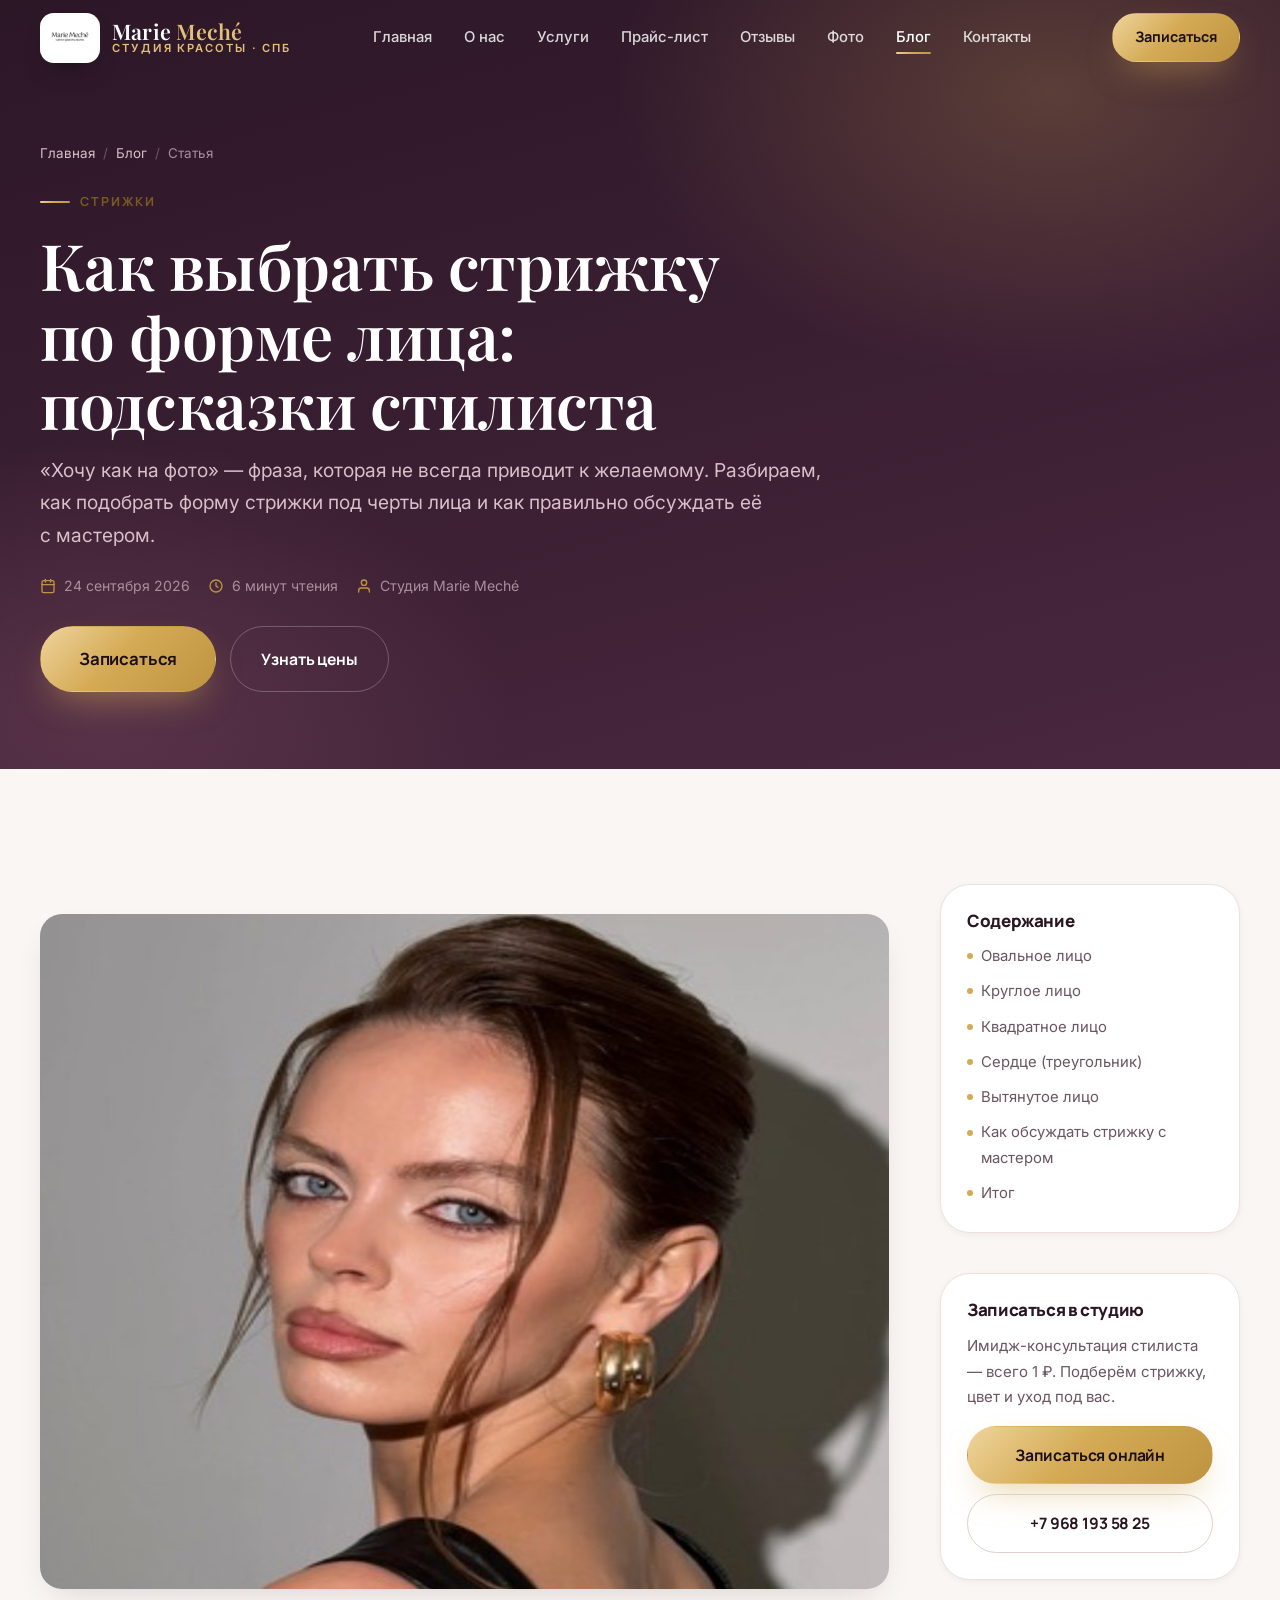
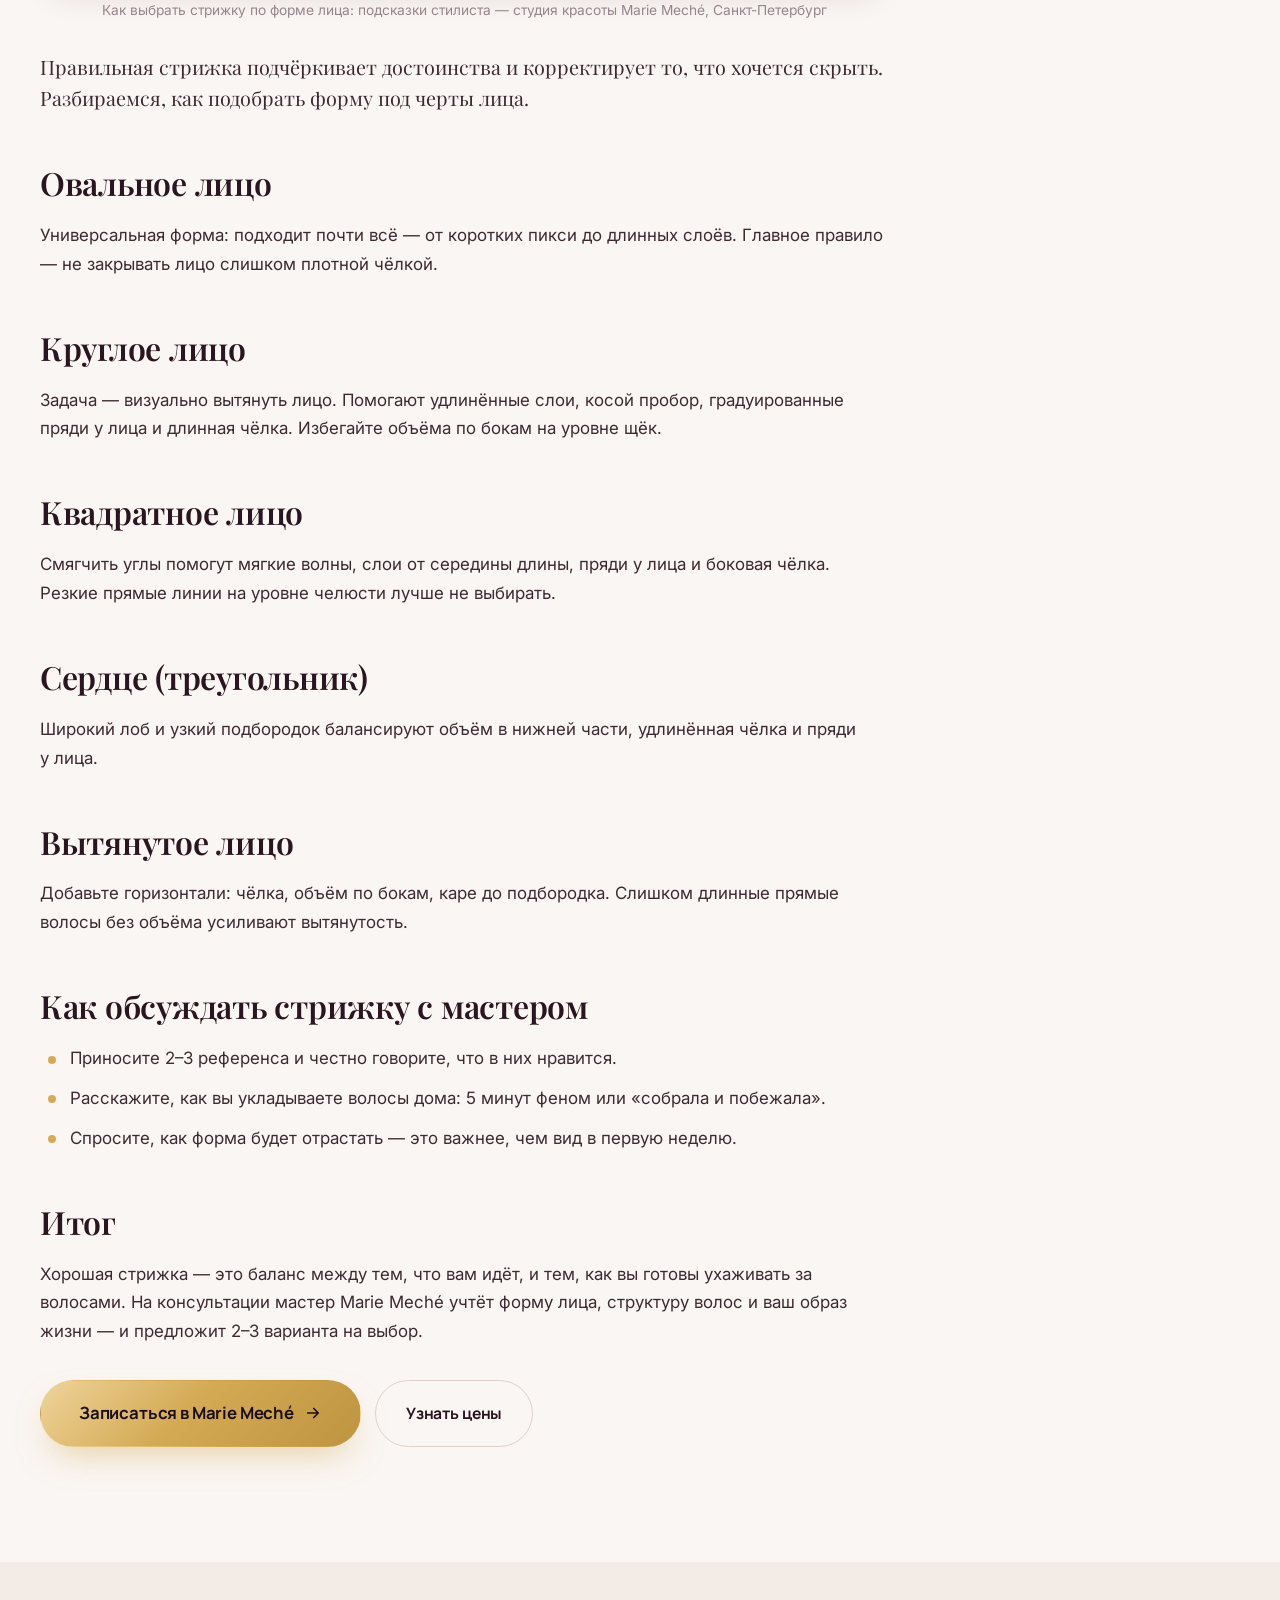
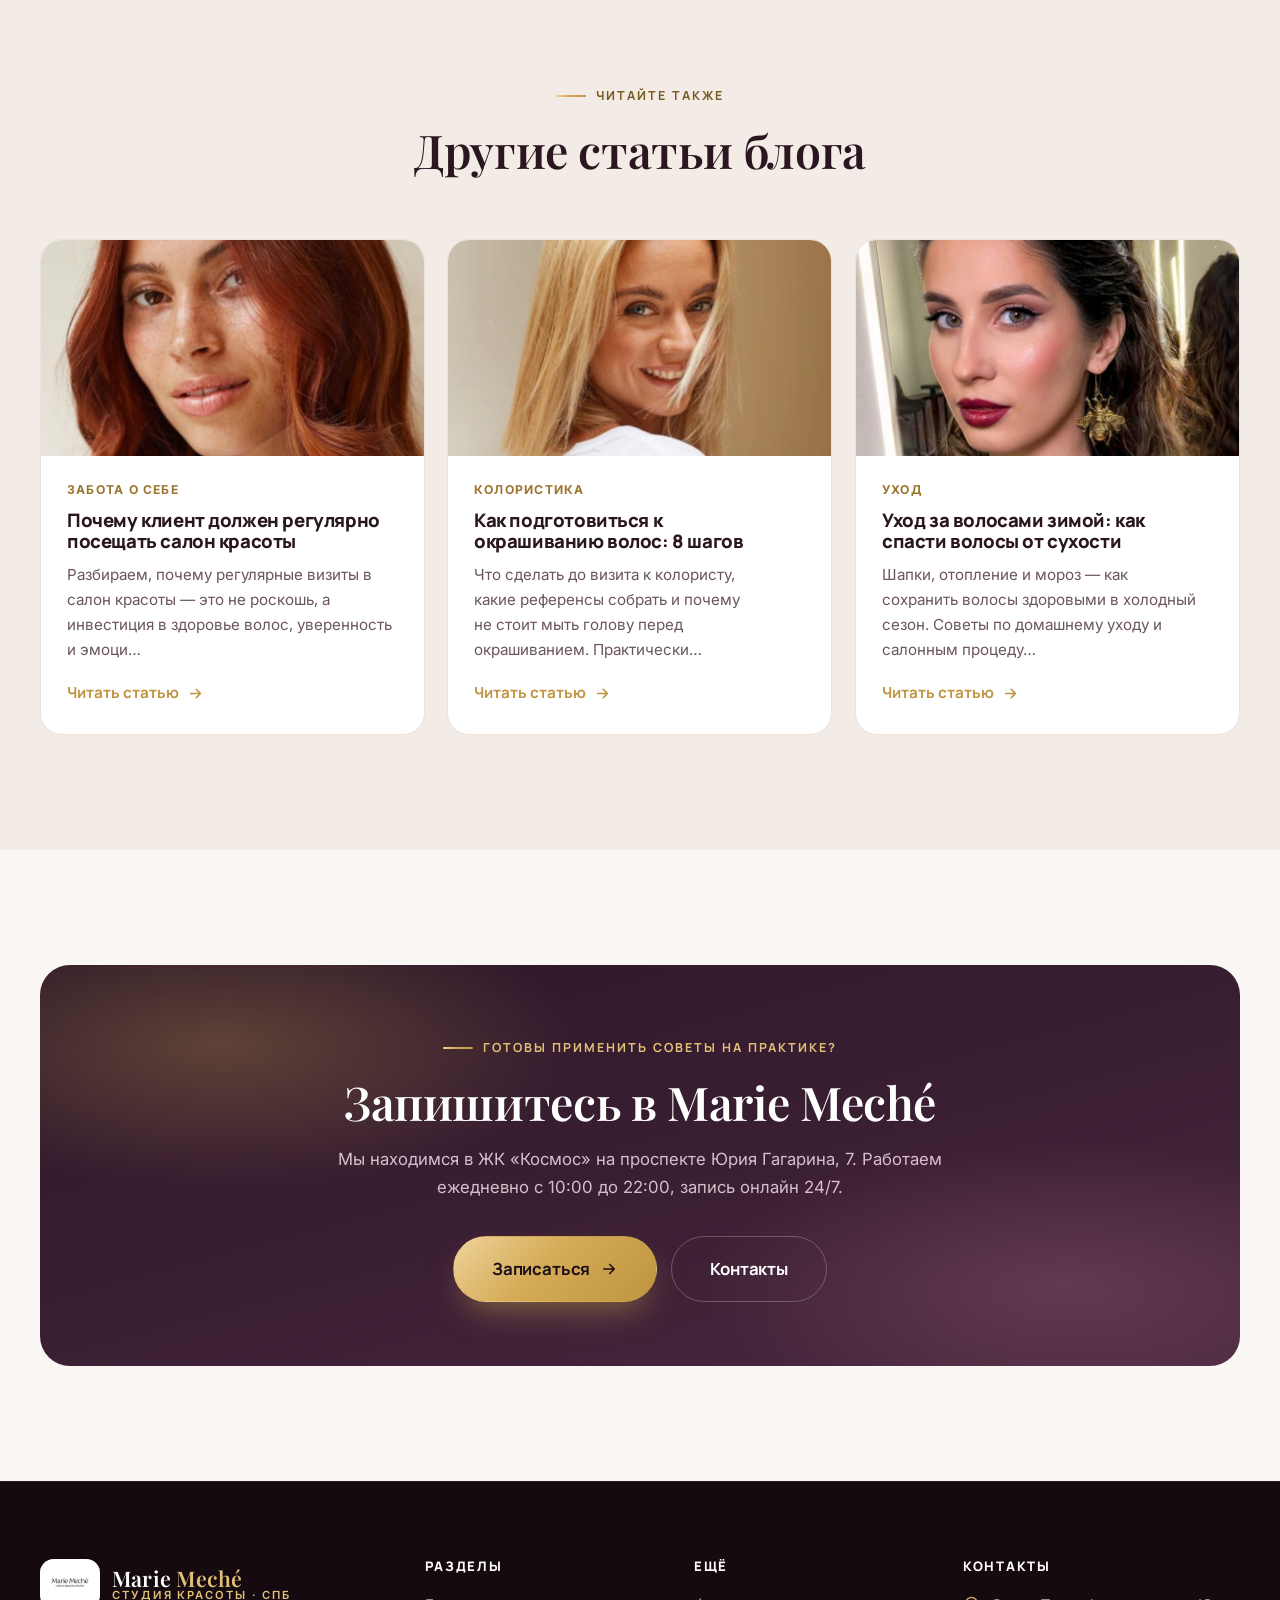
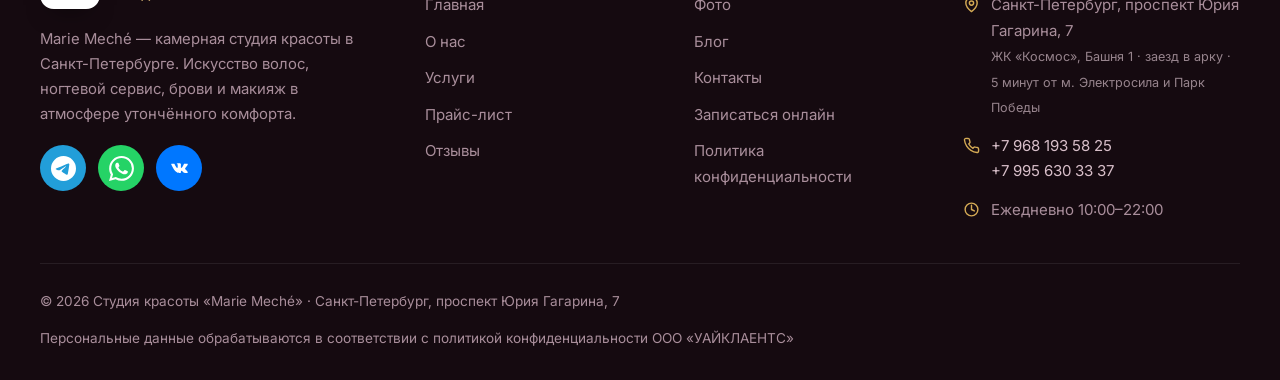
<file: blog-kak-vybrat-strizhku-po-forme-litsa.html>
<!DOCTYPE html>
<html lang="ru">
<head>
  <meta charset="UTF-8">
  <meta name="viewport" content="width=device-width, initial-scale=1, viewport-fit=cover">
  <title>Как выбрать стрижку по форме лица — Marie Meché</title>
  <meta name="description" content="Овал, круг, квадрат, сердце — какая стрижка подойдёт именно вам и как объяснить мастеру желаемое, чтобы не пожалеть.">
  <meta name="theme-color" content="#1c0f17">
  <link rel="preconnect" href="https://fonts.googleapis.com">
  <link rel="preconnect" href="https://fonts.gstatic.com" crossorigin>
  <link href="https://fonts.googleapis.com/css2?family=Manrope:wght@500;600;700;800&family=Inter:wght@400;500;600;700&family=Playfair+Display:ital,wght@0,500;0,600;0,700;1,500&display=swap" rel="stylesheet">
  <link rel="stylesheet" href="css/style.css?v=20261018">
  <link rel="icon" href="img/logo.png">
  <link rel="apple-touch-icon" href="img/logo.png">
  <link rel="canonical" href="https://system785.github.io/marie-meche/blog-kak-vybrat-strizhku-po-forme-litsa.html">
  <meta property="og:type" content="website">
  <meta property="og:site_name" content="Marie Meché — студия красоты в Санкт-Петербурге">
  <meta property="og:locale" content="ru_RU">
  <meta property="og:title" content="Как выбрать стрижку по форме лица — Marie Meché">
  <meta property="og:description" content="Овал, круг, квадрат, сердце — какая стрижка подойдёт именно вам и как объяснить мастеру желаемое, чтобы не пожалеть.">
  <meta property="og:url" content="https://system785.github.io/marie-meche/blog-kak-vybrat-strizhku-po-forme-litsa.html">
  <meta property="og:image" content="https://system785.github.io/marie-meche/img/salon-5.jpg">
  <meta property="og:image:width" content="1200">
  <meta property="og:image:height" content="630">
  <meta property="og:image:alt" content="Студия красоты Marie Meché в Санкт-Петербурге">
  <meta name="twitter:card" content="summary_large_image">
  <meta name="twitter:title" content="Как выбрать стрижку по форме лица — Marie Meché">
  <meta name="twitter:description" content="Овал, круг, квадрат, сердце — какая стрижка подойдёт именно вам и как объяснить мастеру желаемое, чтобы не пожалеть.">
  <meta name="twitter:image" content="https://system785.github.io/marie-meche/img/salon-5.jpg">
  <script type="application/ld+json">
  {
    "@context": "https://schema.org",
    "@type": "BlogPosting",
    "headline": "Как выбрать стрижку по форме лица: подсказки стилиста",
    "description": "Овал, круг, квадрат, сердце — какая стрижка подойдёт именно вам и как объяснить мастеру желаемое, чтобы не пожалеть.",
    "image": "https://system785.github.io/marie-meche/img/salon-5.jpg",
    "datePublished": "2026-09-24",
    "dateModified": "2026-09-24",
    "inLanguage": "ru-RU",
    "mainEntityOfPage": { "@type": "WebPage", "@id": "https://system785.github.io/marie-meche/blog-kak-vybrat-strizhku-po-forme-litsa.html" },
    "author": { "@type": "Organization", "name": "Marie Meché", "url": "https://system785.github.io/marie-meche/" },
    "publisher": {
      "@type": "Organization",
      "name": "Marie Meché",
      "logo": { "@type": "ImageObject", "url": "https://system785.github.io/marie-meche/img/logo.png" }
    }
  }
  </script>
</head>
<body>

<a class="skip-link" href="#main">Перейти к содержанию</a>
<div class="progress-bar" aria-hidden="true"></div>

<header class="header">
  <div class="container">
    <div class="header-inner">
      <a class="brand" href="index.html" aria-label="Marie Meché — студия красоты, на главную">
        <span class="brand-mark"><img src="img/logo.png" alt="Логотип студии красоты Marie Meché" width="46" height="46" decoding="async"></span>
        <span class="brand-text"><span class="brand-name">Marie <span class="accent">Meché</span></span><span class="brand-sub">студия красоты · СПб</span></span>
      </a>
      <nav class="nav" aria-label="Основная навигация">
        <a href="index.html">Главная</a><a href="about.html">О нас</a><a href="services.html">Услуги</a><a href="price.html">Прайс-лист</a><a href="reviews.html">Отзывы</a><a href="photo.html">Фото</a><a href="blog.html" class="active">Блог</a><a href="contacts.html">Контакты</a>
      </nav>
      <div class="header-cta">
        <a class="btn sm" href="request.html">Записаться</a>
        <button class="burger" type="button" aria-label="Открыть меню" aria-expanded="false" aria-controls="drawer">
          <span></span><span></span><span></span>
        </button>
      </div>
    </div>
  </div>
</header>

<nav class="drawer" id="drawer" aria-label="Мобильное меню">
  <a class="drawer-link" href="index.html">Главная</a><a class="drawer-link" href="about.html">О нас</a><a class="drawer-link" href="services.html">Услуги</a><a class="drawer-link" href="price.html">Прайс-лист</a><a class="drawer-link" href="reviews.html">Отзывы</a><a class="drawer-link" href="photo.html">Фото</a><a class="drawer-link active" href="blog.html">Блог</a><a class="drawer-link" href="contacts.html">Контакты</a>
  <a class="btn" href="request.html">Записаться онлайн</a>
  <div class="drawer-contacts">
    <a href="tel:+79681935825">+7 968 193 58 25</a><br>
    <a href="https://t.me/mariemechee">Telegram @mariemechee</a><br>
    <a href="https://wa.me/79956303337">WhatsApp</a>
  </div>
</nav>
<main id="main">
  <section class="page-hero">
    <div class="container">
      <nav class="crumbs" aria-label="Хлебные крошки"><a href="index.html">Главная</a><span class="sep">/</span><a href="blog.html">Блог</a><span class="sep">/</span><span>Статья</span></nav>
      <span class="eyebrow">Стрижки</span>
      <h1>Как выбрать стрижку по форме лица: подсказки стилиста</h1>
      <p class="lead">«Хочу как на фото» — фраза, которая не всегда приводит к желаемому. Разбираем, как подобрать форму стрижки под черты лица и как правильно обсуждать её с мастером.</p>
      <div class="post-meta" style="margin-top:22px;color:var(--on-dark-3)">
        <span class="pm-item"><svg viewBox="0 0 24 24" fill="none" stroke="currentColor" stroke-width="2" stroke-linecap="round" stroke-linejoin="round"><rect x="3" y="4" width="18" height="18" rx="2.5"/><path d="M8 2v4M16 2v4M3 10h18"/></svg>24 сентября 2026</span>
        <span class="pm-item"><svg viewBox="0 0 24 24" fill="none" stroke="currentColor" stroke-width="2" stroke-linecap="round" stroke-linejoin="round"><circle cx="12" cy="12" r="9"/><path d="M12 7v5l3 2"/></svg>6 минут чтения</span>
        <span class="pm-item"><svg viewBox="0 0 24 24" fill="none" stroke="currentColor" stroke-width="2" stroke-linecap="round" stroke-linejoin="round"><path d="M20 21v-2a4 4 0 0 0-4-4H8a4 4 0 0 0-4 4v2"/><circle cx="12" cy="7" r="4"/></svg>Студия Marie Meché</span>
      </div>
      <div class="btn-row">
        <a class="btn lg" href="request.html">Записаться</a>
        <a class="btn ghost on-dark" href="price.html">Узнать цены</a>
      </div>
    </div>
  </section>

  <section class="section">
    <div class="container">
      <div class="article-wrap">
        <article class="article reveal">
          <figure><img src="img/salon-5.jpg" alt="Как выбрать стрижку по форме лица: подсказки стилиста" loading="lazy" width="1200" height="675"><figcaption>Как выбрать стрижку по форме лица: подсказки стилиста — студия красоты Marie Meché, Санкт-Петербург</figcaption></figure>
          
<p class="article-lead">Правильная стрижка подчёркивает достоинства и корректирует то, что хочется скрыть. Разбираемся, как подобрать форму под черты лица.</p>

<h2 id="f1">Овальное лицо</h2>
<p>Универсальная форма: подходит почти всё — от коротких пикси до длинных слоёв. Главное правило — не закрывать лицо слишком плотной чёлкой.</p>

<h2 id="f2">Круглое лицо</h2>
<p>Задача — визуально вытянуть лицо. Помогают удлинённые слои, косой пробор, градуированные пряди у лица и длинная чёлка. Избегайте объёма по бокам на уровне щёк.</p>

<h2 id="f3">Квадратное лицо</h2>
<p>Смягчить углы помогут мягкие волны, слои от середины длины, пряди у лица и боковая чёлка. Резкие прямые линии на уровне челюсти лучше не выбирать.</p>

<h2 id="f4">Сердце (треугольник)</h2>
<p>Широкий лоб и узкий подбородок балансируют объём в нижней части, удлинённая чёлка и пряди у лица.</p>

<h2 id="f5">Вытянутое лицо</h2>
<p>Добавьте горизонтали: чёлка, объём по бокам, каре до подбородка. Слишком длинные прямые волосы без объёма усиливают вытянутость.</p>

<h2 id="tip">Как обсуждать стрижку с мастером</h2>
<ul>
  <li>Приносите 2–3 референса и честно говорите, что в них нравится.</li>
  <li>Расскажите, как вы укладываете волосы дома: 5 минут феном или «собрала и побежала».</li>
  <li>Спросите, как форма будет отрастать — это важнее, чем вид в первую неделю.</li>
</ul>

<h2 id="itog">Итог</h2>
<p>Хорошая стрижка — это баланс между тем, что вам идёт, и тем, как вы готовы ухаживать за волосами. На консультации мастер Marie Meché учтёт форму лица, структуру волос и ваш образ жизни — и предложит 2–3 варианта на выбор.</p>

          <div class="btn-row" style="margin-top:34px">
            <a class="btn lg" href="request.html">Записаться в Marie Meché
              <svg viewBox="0 0 24 24" fill="none" stroke="currentColor" stroke-width="2.2" stroke-linecap="round" stroke-linejoin="round"><path d="M5 12h14M13 6l6 6-6 6"/></svg>
            </a>
            <a class="btn ghost" href="price.html">Узнать цены</a>
          </div>
        </article>

        <aside class="aside-stack">
          <div class="aside-card reveal">
            <h3>Содержание</h3>
            <nav class="toc"><a href="#f1">Овальное лицо</a><a href="#f2">Круглое лицо</a><a href="#f3">Квадратное лицо</a><a href="#f4">Сердце (треугольник)</a><a href="#f5">Вытянутое лицо</a><a href="#tip">Как обсуждать стрижку с мастером</a><a href="#itog">Итог</a></nav>
          </div>
          <div class="aside-card reveal">
            <h3>Записаться в студию</h3>
            <p style="color:var(--ink-2);font-size:.94rem;margin-bottom:16px">Имидж-консультация стилиста — всего 1 ₽. Подберём стрижку, цвет и уход под вас.</p>
            <a class="btn block" href="request.html">Записаться онлайн</a>
            <a class="btn ghost block" href="tel:+79681935825" style="margin-top:10px">+7 968 193 58 25</a>
          </div>
        </aside>
      </div>
    </div>
  </section>

  <section class="section alt">
    <div class="container">
      <header class="section-head center reveal">
        <span class="eyebrow center">Читайте также</span>
        <h2 class="section-title">Другие статьи блога</h2>
      </header>
      <div class="grid grid-3" data-stagger><article class="card post-card reveal">
          <a class="post-media" href="blog-pochemu-klient-dolzhen-poseshchat-salon-krasoty.html" aria-label="Читать: Почему клиент должен регулярно посещать салон красоты"><img src="img/salon-2.jpg" alt="Почему клиент должен регулярно посещать салон красоты" loading="lazy" width="800" height="450"></a>
          <div class="post-body">
            <span class="post-kicker">Забота о себе</span>
            <h3><a href="blog-pochemu-klient-dolzhen-poseshchat-salon-krasoty.html">Почему клиент должен регулярно посещать салон красоты</a></h3>
            <p>Разбираем, почему регулярные визиты в салон красоты — это не роскошь, а инвестиция в здоровье волос, уверенность и эмоци…</p>
            <a class="link-arrow" href="blog-pochemu-klient-dolzhen-poseshchat-salon-krasoty.html">Читать статью <svg viewBox="0 0 24 24" fill="none" stroke="currentColor" stroke-width="2.2" stroke-linecap="round" stroke-linejoin="round"><path d="M5 12h14M13 6l6 6-6 6"/></svg></a>
          </div>
        </article><article class="card post-card reveal">
          <a class="post-media" href="blog-kak-podgotovitsya-k-okrashivaniyu.html" aria-label="Читать: Как подготовиться к окрашиванию волос: 8 шагов"><img src="img/salon-1.jpg" alt="Как подготовиться к окрашиванию волос: 8 шагов" loading="lazy" width="800" height="450"></a>
          <div class="post-body">
            <span class="post-kicker">Колористика</span>
            <h3><a href="blog-kak-podgotovitsya-k-okrashivaniyu.html">Как подготовиться к окрашиванию волос: 8 шагов</a></h3>
            <p>Что сделать до визита к колористу, какие референсы собрать и почему не стоит мыть голову перед окрашиванием. Практически…</p>
            <a class="link-arrow" href="blog-kak-podgotovitsya-k-okrashivaniyu.html">Читать статью <svg viewBox="0 0 24 24" fill="none" stroke="currentColor" stroke-width="2.2" stroke-linecap="round" stroke-linejoin="round"><path d="M5 12h14M13 6l6 6-6 6"/></svg></a>
          </div>
        </article><article class="card post-card reveal">
          <a class="post-media" href="blog-uhod-za-volosami-zimoy.html" aria-label="Читать: Уход за волосами зимой: как спасти волосы от сухости"><img src="img/salon-3.jpg" alt="Уход за волосами зимой: как спасти волосы от сухости" loading="lazy" width="800" height="450"></a>
          <div class="post-body">
            <span class="post-kicker">Уход</span>
            <h3><a href="blog-uhod-za-volosami-zimoy.html">Уход за волосами зимой: как спасти волосы от сухости</a></h3>
            <p>Шапки, отопление и мороз — как сохранить волосы здоровыми в холодный сезон. Советы по домашнему уходу и салонным процеду…</p>
            <a class="link-arrow" href="blog-uhod-za-volosami-zimoy.html">Читать статью <svg viewBox="0 0 24 24" fill="none" stroke="currentColor" stroke-width="2.2" stroke-linecap="round" stroke-linejoin="round"><path d="M5 12h14M13 6l6 6-6 6"/></svg></a>
          </div>
        </article></div>
    </div>
  </section>

  <section class="section">
    <div class="container">
      <div class="cta-band reveal zoom">
        <span class="eyebrow center">Готовы применить советы на практике?</span>
        <h2>Запишитесь в Marie Meché</h2>
        <p>Мы находимся в ЖК «Космос» на проспекте Юрия Гагарина, 7. Работаем ежедневно с 10:00 до 22:00, запись онлайн 24/7.</p>
        <div class="btn-row center">
          <a class="btn lg" href="request.html">Записаться
            <svg viewBox="0 0 24 24" fill="none" stroke="currentColor" stroke-width="2.2" stroke-linecap="round" stroke-linejoin="round"><path d="M5 12h14M13 6l6 6-6 6"/></svg>
          </a>
          <a class="btn lg ghost on-dark" href="contacts.html">Контакты</a>
        </div>
      </div>
    </div>
  </section>
</main>

<footer class="footer">
  <div class="container">
    <div class="footer-grid">
      <div>
        <a class="brand" href="index.html" aria-label="Marie Meché — студия красоты, на главную">
        <span class="brand-mark"><img src="img/logo.png" alt="Логотип студии красоты Marie Meché" width="46" height="46" decoding="async"></span>
        <span class="brand-text"><span class="brand-name">Marie <span class="accent">Meché</span></span><span class="brand-sub">студия красоты · СПб</span></span>
      </a>
        <p class="footer-about">Marie Meché — камерная студия красоты в Санкт-Петербурге. Искусство волос, ногтевой сервис, брови и макияж в атмосфере утончённого комфорта.</p>
        <div class="socials" style="margin-top:18px">
          <a class="social-btn tg" href="https://t.me/mariemechee" target="_blank" rel="noopener" title="Telegram" aria-label="Мы в Telegram"><svg viewBox="0 0 24 24" fill="currentColor" aria-hidden="true" focusable="false"><path d="M11.944 0A12 12 0 0 0 0 12a12 12 0 0 0 12 12 12 12 0 0 0 12-12A12 12 0 0 0 12 0a12 12 0 0 0-.056 0zm4.962 7.224c.1-.002.321.023.465.14a.506.506 0 0 1 .171.325c.016.093.036.306.02.472-.18 1.898-.962 6.502-1.36 8.627-.168.9-.499 1.201-.82 1.23-.696.065-1.225-.46-1.9-.902-1.056-.693-1.653-1.124-2.678-1.8-1.185-.78-.417-1.21.258-1.91.177-.184 3.247-2.977 3.307-3.23.007-.032.014-.15-.056-.212s-.174-.041-.249-.024c-.106.024-1.793 1.14-5.061 3.345-.48.33-.913.49-1.302.48-.428-.008-1.252-.241-1.865-.44-.752-.245-1.349-.374-1.297-.789.027-.216.325-.437.893-.663 3.498-1.524 5.83-2.529 6.998-3.014 3.332-1.386 4.025-1.627 4.476-1.635z"/></svg><span class="sr-only">Telegram</span></a>
          <a class="social-btn wa" href="https://wa.me/79956303337" target="_blank" rel="noopener" title="WhatsApp" aria-label="Мы в WhatsApp"><svg viewBox="0 0 24 24" fill="currentColor" aria-hidden="true" focusable="false"><path d="M17.472 14.382c-.297-.149-1.758-.867-2.03-.967-.273-.099-.471-.148-.67.15-.197.297-.767.966-.94 1.164-.173.199-.347.223-.644.075-.297-.15-1.255-.463-2.39-1.475-.883-.788-1.48-1.761-1.653-2.059-.173-.297-.018-.458.13-.606.134-.133.298-.347.446-.52.149-.174.198-.298.298-.497.099-.198.05-.371-.025-.52-.075-.149-.669-1.612-.916-2.207-.242-.579-.487-.5-.669-.51-.173-.008-.371-.01-.57-.01-.198 0-.52.074-.792.372-.272.297-1.04 1.016-1.04 2.479 0 1.462 1.065 2.875 1.213 3.074.149.198 2.096 3.2 5.077 4.487.709.306 1.262.489 1.694.625.712.227 1.36.195 1.871.118.571-.085 1.758-.719 2.006-1.413.248-.694.248-1.289.173-1.413-.074-.124-.272-.198-.57-.347m-5.421 7.403h-.004a9.87 9.87 0 01-5.031-1.378l-.361-.214-3.741.982.998-3.648-.235-.374a9.86 9.86 0 01-1.51-5.26c.001-5.45 4.436-9.884 9.888-9.884 2.64 0 5.122 1.03 6.988 2.898a9.825 9.825 0 012.893 6.994c-.003 5.45-4.437 9.884-9.885 9.884m8.413-18.297A11.815 11.815 0 0012.05 0C5.495 0 .16 5.335.157 11.892c0 2.096.547 4.142 1.588 5.945L.057 24l6.305-1.654a11.882 11.882 0 005.683 1.448h.005c6.554 0 11.89-5.335 11.893-11.893a11.821 11.821 0 00-3.48-8.413Z"/></svg><span class="sr-only">WhatsApp</span></a>
          <a class="social-btn vk" href="https://vk.ru/marie_meche" target="_blank" rel="noopener" title="ВКонтакте" aria-label="Мы во ВКонтакте"><svg viewBox="0 0 24 24" fill="currentColor" aria-hidden="true" focusable="false"><path d="M12.785 16.241s.288-.032.436-.194c.136-.148.132-.427.132-.427s-.02-1.304.576-1.496c.588-.19 1.341 1.26 2.14 1.818.605.422 1.064.33 1.064.33l2.137-.03s1.117-.071.587-.964c-.043-.073-.308-.661-1.588-1.87-1.34-1.264-1.16-1.059.454-3.246.983-1.332 1.376-2.145 1.253-2.493-.117-.332-.84-.244-.84-.244l-2.406.015s-.178-.025-.31.056c-.13.079-.212.262-.212.262s-.382 1.03-.89 1.907c-1.07 1.85-1.499 1.948-1.674 1.832-.407-.267-.305-1.075-.305-1.649 0-1.793.267-2.54-.521-2.733-.262-.065-.454-.107-1.123-.114-.858-.009-1.585.003-1.996.208-.274.136-.485.44-.356.457.159.022.519.099.71.363.246.341.237 1.107.237 1.107s.142 2.11-.33 2.371c-.325.18-.77-.187-1.725-1.865-.489-.859-.859-1.81-.859-1.81s-.07-.176-.198-.272c-.154-.115-.37-.151-.37-.151l-2.286.015s-.343.01-.469.161c-.112.135-.009.413-.009.413s1.79 4.258 3.817 6.403c1.858 1.967 3.968 1.838 3.968 1.838z"/></svg><span class="sr-only">ВКонтакте</span></a>
        </div>
      </div>

      <div>
        <h3>Разделы</h3>
        <div class="footer-links"><a href="index.html">Главная</a><a href="about.html">О нас</a><a href="services.html">Услуги</a><a href="price.html">Прайс-лист</a><a href="reviews.html">Отзывы</a></div>
      </div>

      <div>
        <h3>Ещё</h3>
        <div class="footer-links"><a href="photo.html">Фото</a><a href="blog.html">Блог</a><a href="contacts.html">Контакты</a><a href="request.html">Записаться онлайн</a><a href="privacy.html">Политика конфиденциальности</a></div>
      </div>

      <div>
        <h3>Контакты</h3>
        <div class="footer-contact">
          <div class="fc-row">
            <svg viewBox="0 0 24 24" fill="none" stroke="currentColor" stroke-width="2" stroke-linecap="round" stroke-linejoin="round"><path d="M20 10c0 6-8 12-8 12s-8-6-8-12a8 8 0 0 1 16 0Z"/><circle cx="12" cy="10" r="3"/></svg>
            <span>Санкт-Петербург, проспект Юрия Гагарина, 7<br><span class="muted" style="font-size:.84em">ЖК «Космос», Башня 1 · заезд в арку · 5 минут от м. Электросила и Парк Победы</span></span>
          </div>
          <div class="fc-row">
            <svg viewBox="0 0 24 24" fill="none" stroke="currentColor" stroke-width="2" stroke-linecap="round" stroke-linejoin="round"><path d="M22 16.9v3a2 2 0 0 1-2.2 2 19.8 19.8 0 0 1-8.6-3.1 19.5 19.5 0 0 1-6-6A19.8 19.8 0 0 1 2.1 4.2 2 2 0 0 1 4.1 2h3a2 2 0 0 1 2 1.7c.1 1 .4 1.9.7 2.8a2 2 0 0 1-.5 2.1L8.1 9.9a16 16 0 0 0 6 6l1.3-1.3a2 2 0 0 1 2.1-.4c.9.3 1.8.6 2.8.7a2 2 0 0 1 1.7 2Z"/></svg>
            <span><a href="tel:+79681935825">+7 968 193 58 25</a><br><a href="tel:+79956303337">+7 995 630 33 37</a></span>
          </div>
          <div class="fc-row">
            <svg viewBox="0 0 24 24" fill="none" stroke="currentColor" stroke-width="2" stroke-linecap="round" stroke-linejoin="round"><path d="M12 6v6l4 2"/><circle cx="12" cy="12" r="9"/></svg>
            <span>Ежедневно 10:00–22:00</span>
          </div>
        </div>
      </div>
    </div>

    <div class="footer-bottom">
      <span>© <span data-year>2026</span> Студия красоты «Marie Meché» · Санкт-Петербург, проспект Юрия Гагарина, 7</span>
      <span>Персональные данные обрабатываются в соответствии с <a href="privacy.html">политикой конфиденциальности</a> ООО «УАЙКЛАЕНТС»</span>
    </div>
  </div>
</footer>

<div class="float-cta" aria-label="Быстрая запись">
  <a class="btn" href="request.html">Записаться</a>
  <a class="btn ghost" href="tel:+79681935825">Позвонить</a>
</div>

<button class="to-top" type="button" aria-label="Наверх">
  <svg viewBox="0 0 24 24" fill="none" stroke="currentColor" stroke-width="2.4" stroke-linecap="round" stroke-linejoin="round"><path d="m6 15 6-6 6 6"/></svg>
</button>

<script src="js/main.js?v=20261018"></script>
</body>
</html>
</file>
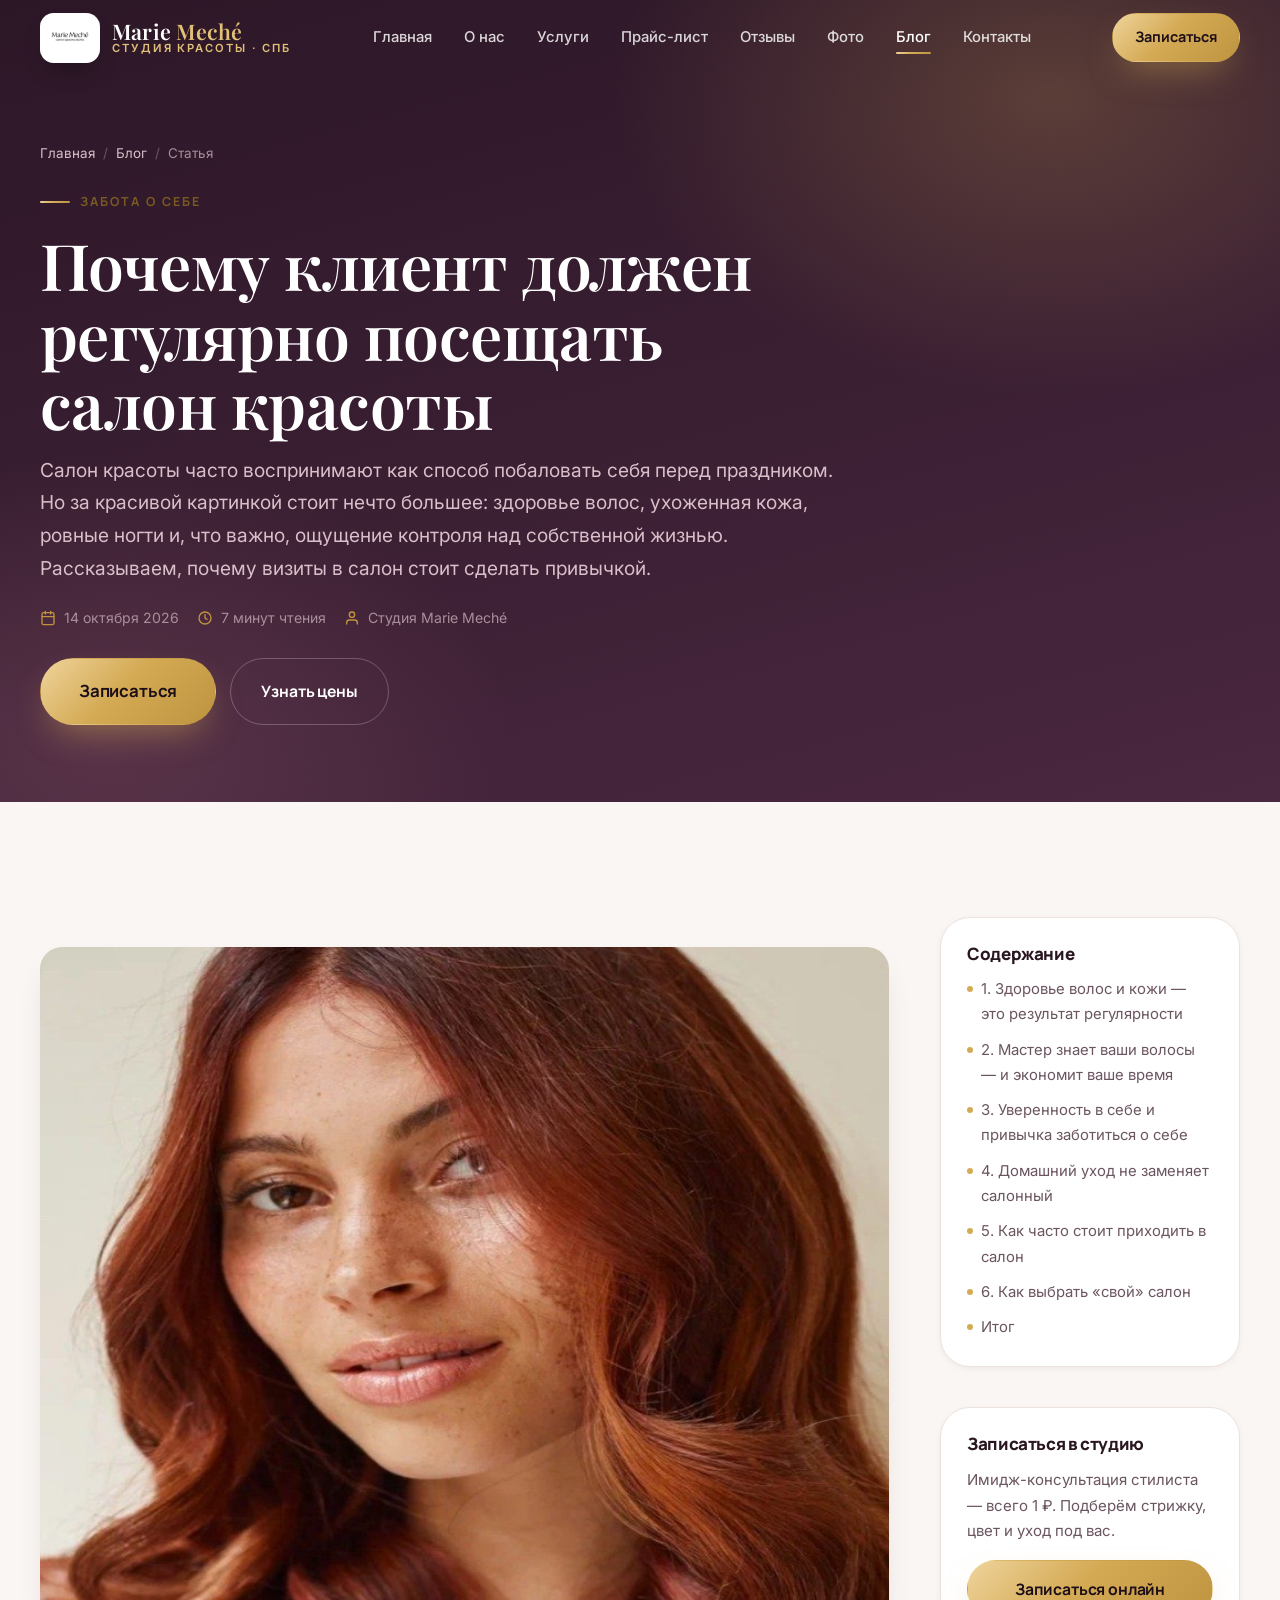
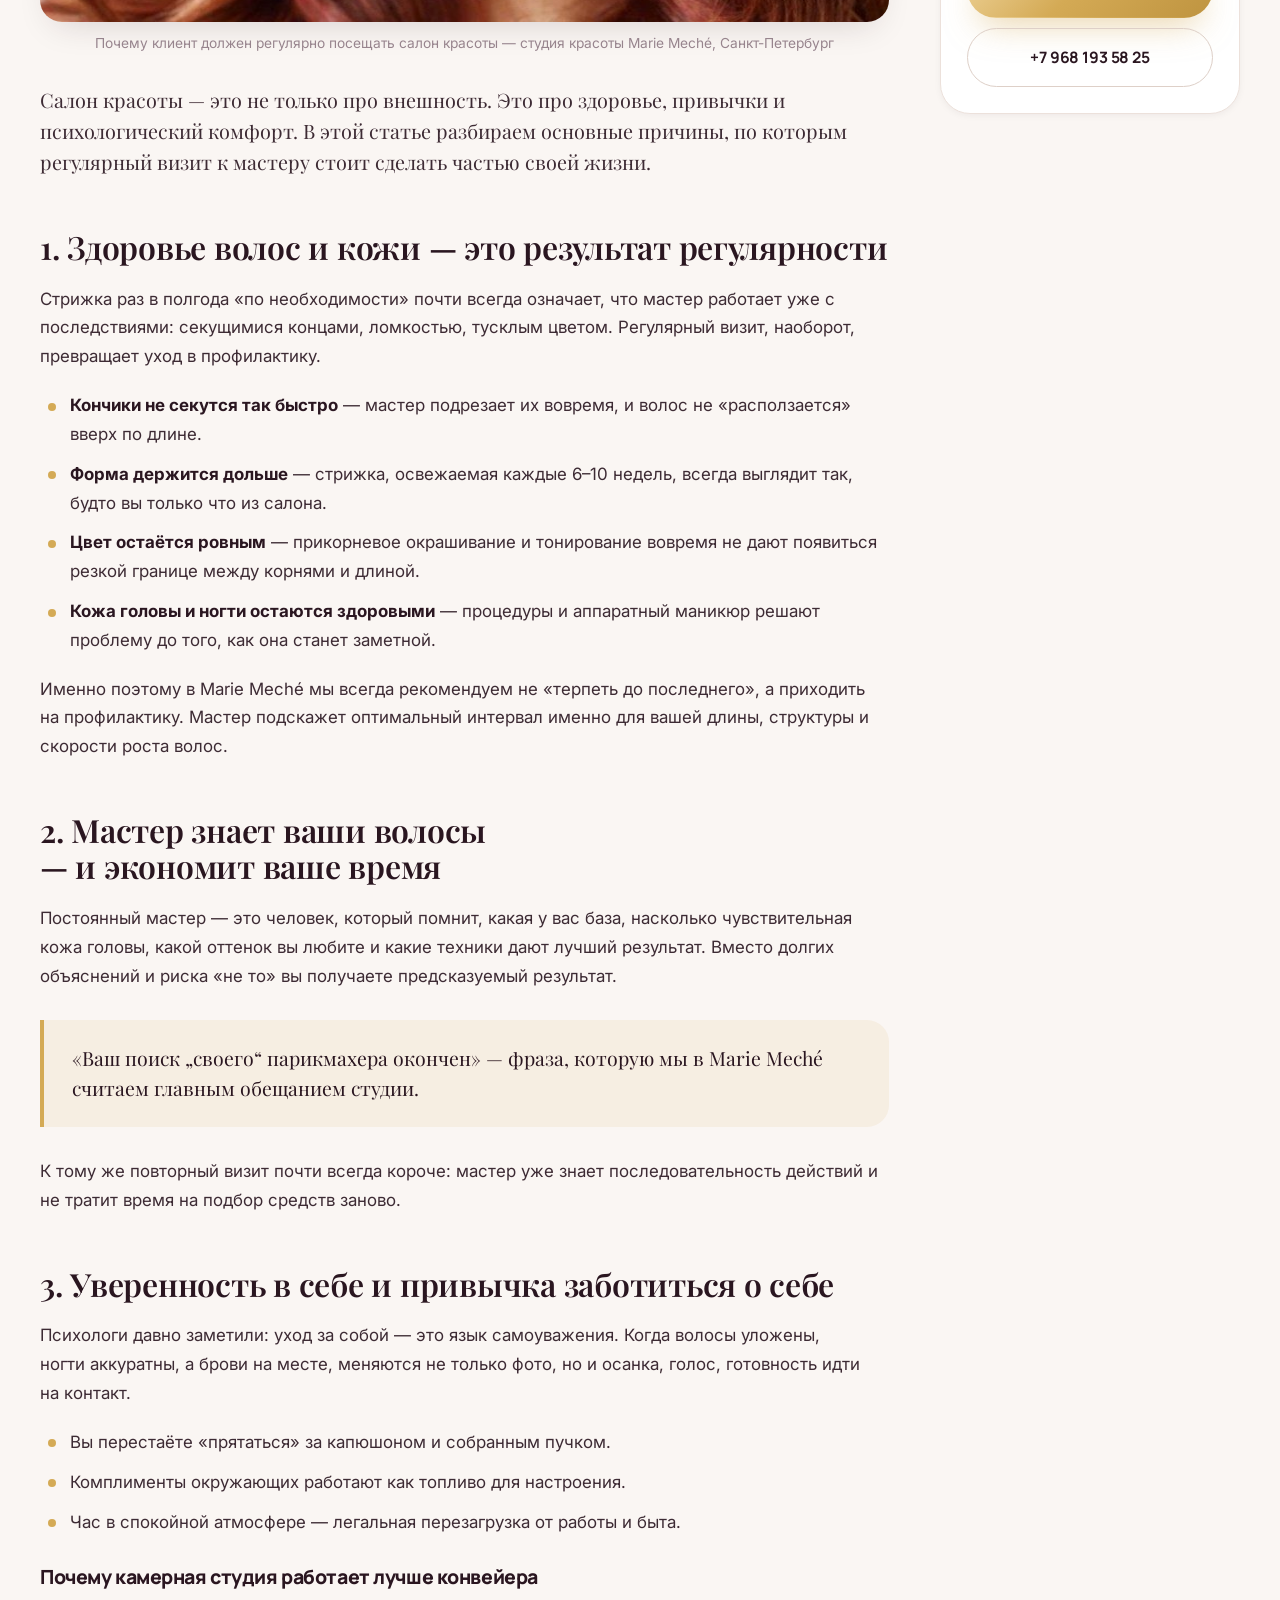
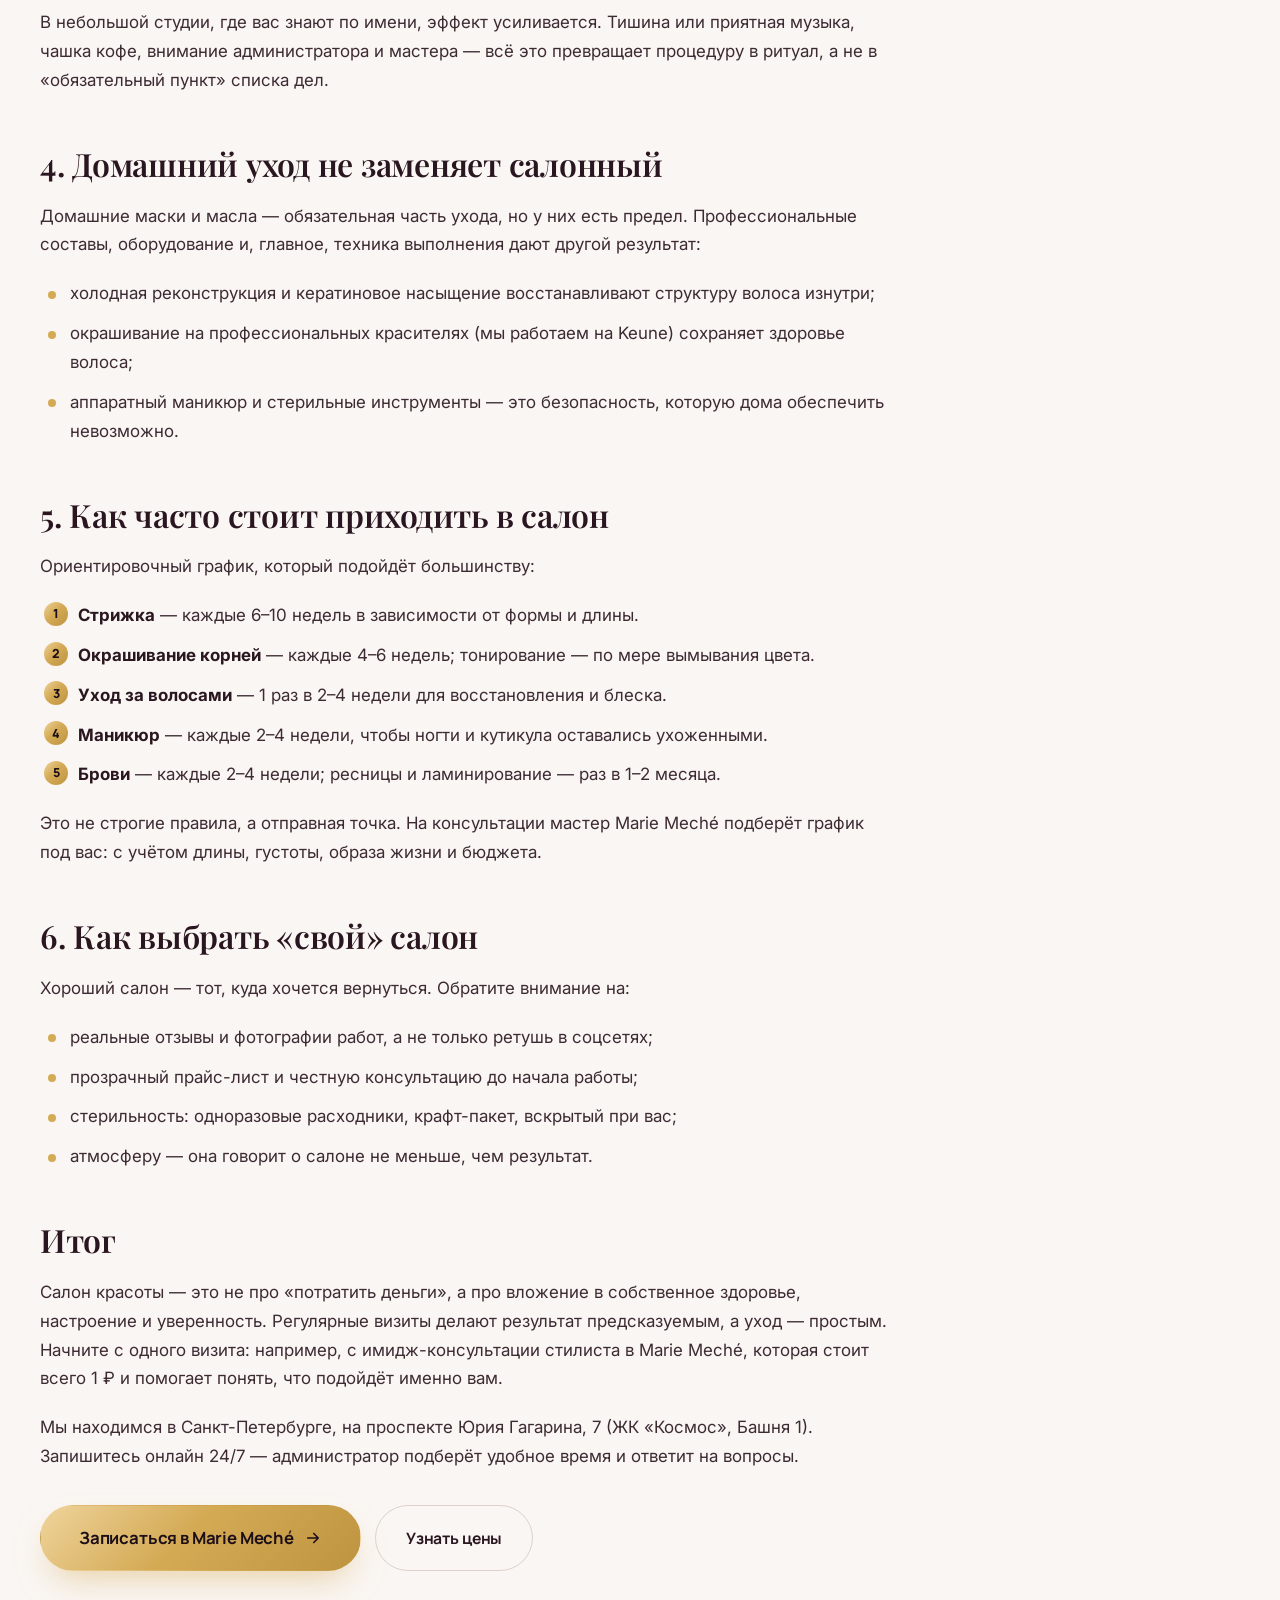
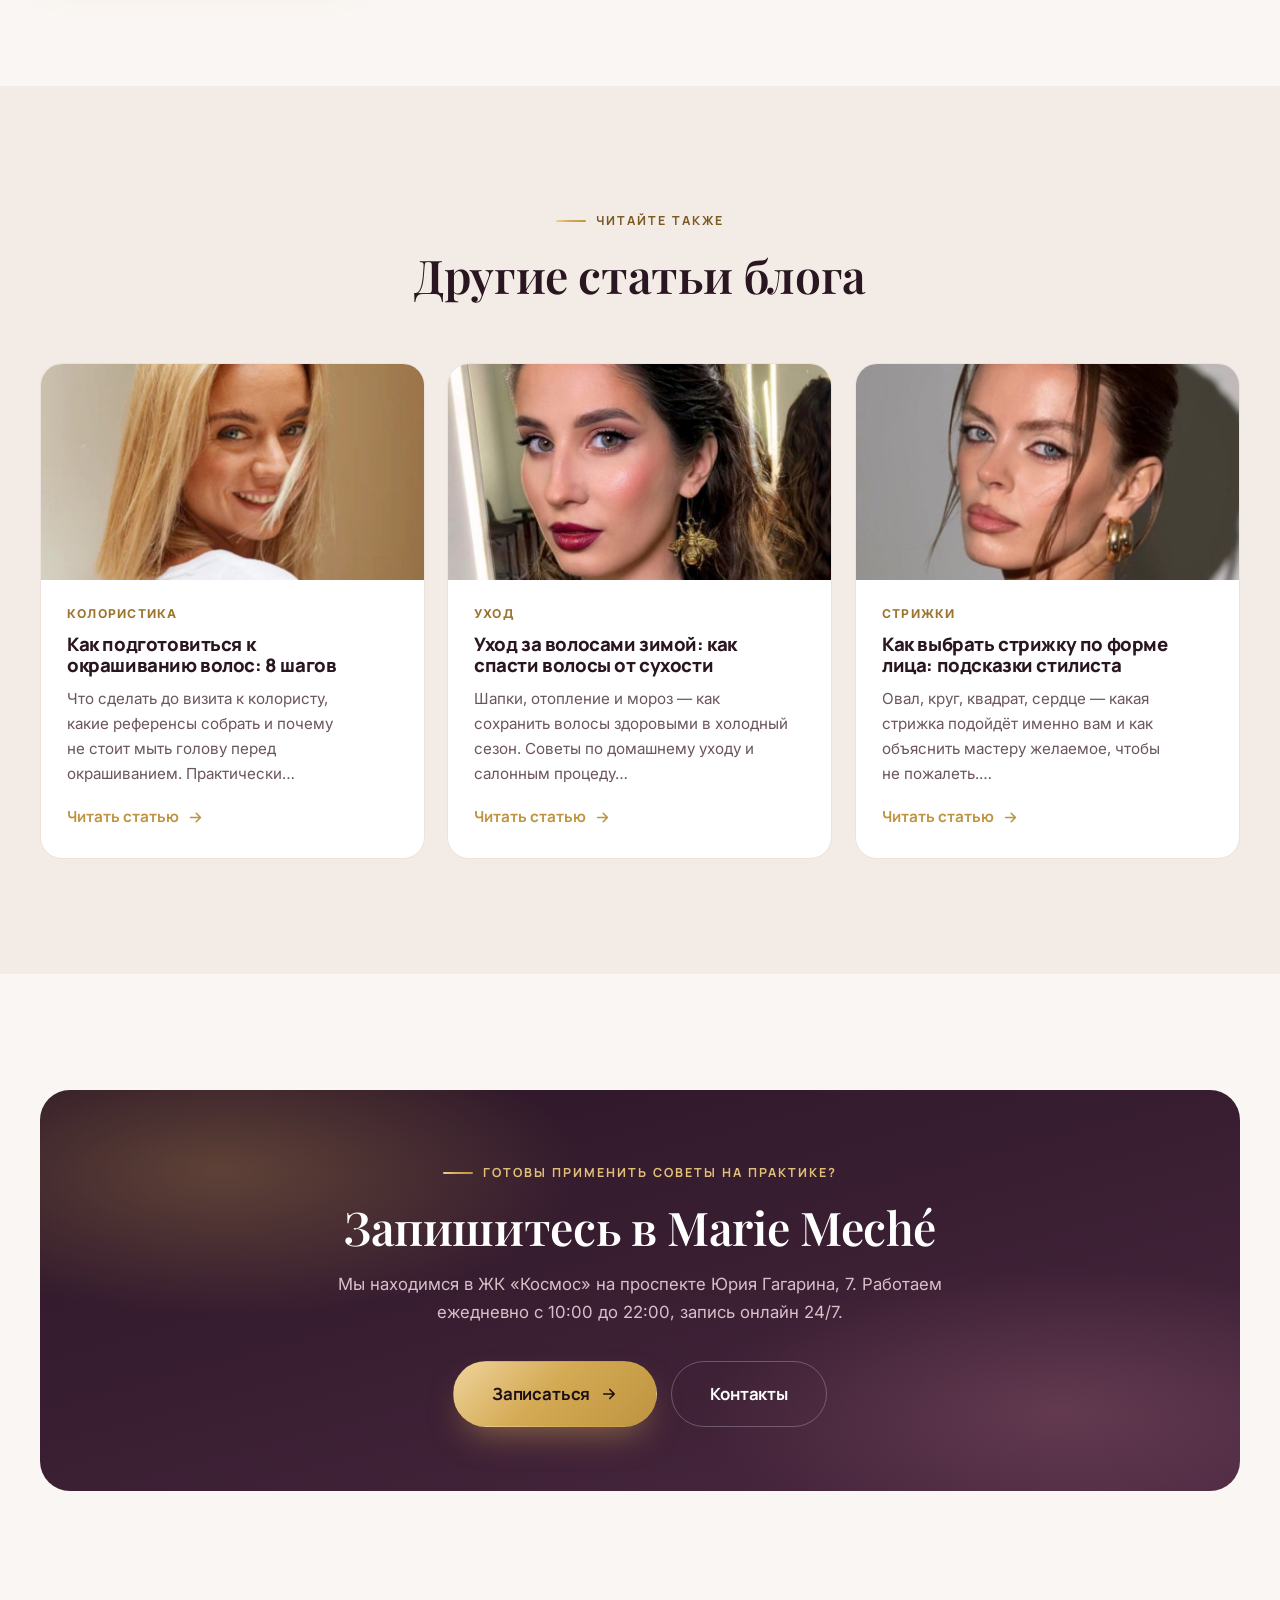
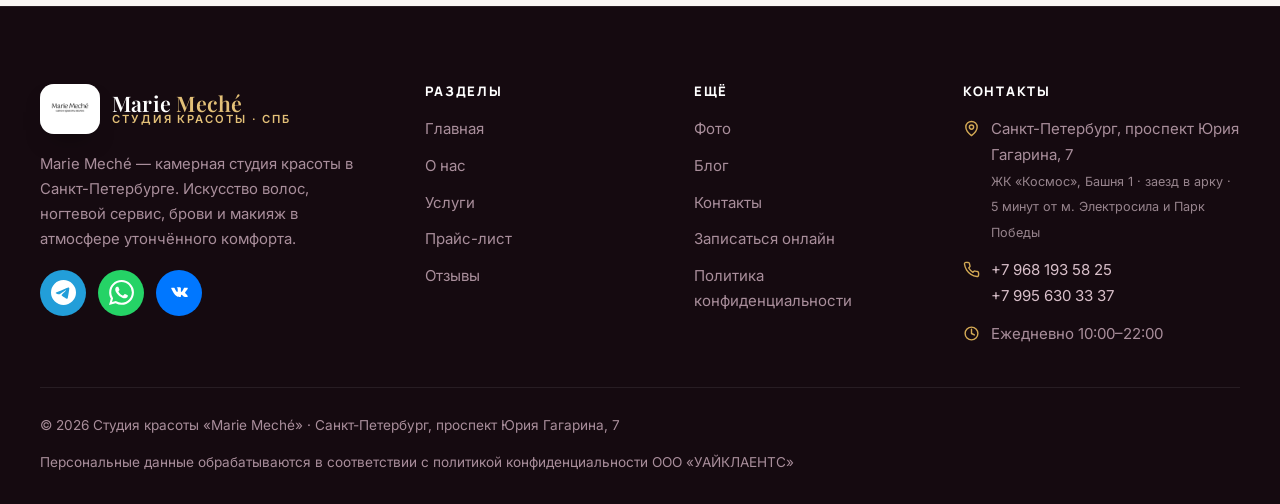
<file: blog-pochemu-klient-dolzhen-poseshchat-salon-krasoty.html>
<!DOCTYPE html>
<html lang="ru">
<head>
  <meta charset="UTF-8">
  <meta name="viewport" content="width=device-width, initial-scale=1, viewport-fit=cover">
  <title>Почему клиент должен посещать салон красоты — Marie Meché</title>
  <meta name="description" content="Разбираем, почему регулярные визиты в салон красоты — это не роскошь, а инвестиция в здоровье волос, уверенность и эмоциональное равновесие. Советы мастеров Marie Meché.">
  <meta name="theme-color" content="#1c0f17">
  <link rel="preconnect" href="https://fonts.googleapis.com">
  <link rel="preconnect" href="https://fonts.gstatic.com" crossorigin>
  <link href="https://fonts.googleapis.com/css2?family=Manrope:wght@500;600;700;800&family=Inter:wght@400;500;600;700&family=Playfair+Display:ital,wght@0,500;0,600;0,700;1,500&display=swap" rel="stylesheet">
  <link rel="stylesheet" href="css/style.css?v=20261018">
  <link rel="icon" href="img/logo.png">
  <link rel="apple-touch-icon" href="img/logo.png">
  <link rel="canonical" href="https://system785.github.io/marie-meche/blog-pochemu-klient-dolzhen-poseshchat-salon-krasoty.html">
  <meta property="og:type" content="website">
  <meta property="og:site_name" content="Marie Meché — студия красоты в Санкт-Петербурге">
  <meta property="og:locale" content="ru_RU">
  <meta property="og:title" content="Почему клиент должен посещать салон красоты — Marie Meché">
  <meta property="og:description" content="Разбираем, почему регулярные визиты в салон красоты — это не роскошь, а инвестиция в здоровье волос, уверенность и эмоциональное равновесие. Советы мастеров Marie Meché.">
  <meta property="og:url" content="https://system785.github.io/marie-meche/blog-pochemu-klient-dolzhen-poseshchat-salon-krasoty.html">
  <meta property="og:image" content="https://system785.github.io/marie-meche/img/salon-2.jpg">
  <meta property="og:image:width" content="1200">
  <meta property="og:image:height" content="630">
  <meta property="og:image:alt" content="Студия красоты Marie Meché в Санкт-Петербурге">
  <meta name="twitter:card" content="summary_large_image">
  <meta name="twitter:title" content="Почему клиент должен посещать салон красоты — Marie Meché">
  <meta name="twitter:description" content="Разбираем, почему регулярные визиты в салон красоты — это не роскошь, а инвестиция в здоровье волос, уверенность и эмоциональное равновесие. Советы мастеров Marie Meché.">
  <meta name="twitter:image" content="https://system785.github.io/marie-meche/img/salon-2.jpg">
  <script type="application/ld+json">
  {
    "@context": "https://schema.org",
    "@type": "BlogPosting",
    "headline": "Почему клиент должен регулярно посещать салон красоты",
    "description": "Разбираем, почему регулярные визиты в салон красоты — это не роскошь, а инвестиция в здоровье волос, уверенность и эмоциональное равновесие. Советы мастеров Marie Meché.",
    "image": "https://system785.github.io/marie-meche/img/salon-2.jpg",
    "datePublished": "2026-10-14",
    "dateModified": "2026-10-14",
    "inLanguage": "ru-RU",
    "mainEntityOfPage": { "@type": "WebPage", "@id": "https://system785.github.io/marie-meche/blog-pochemu-klient-dolzhen-poseshchat-salon-krasoty.html" },
    "author": { "@type": "Organization", "name": "Marie Meché", "url": "https://system785.github.io/marie-meche/" },
    "publisher": {
      "@type": "Organization",
      "name": "Marie Meché",
      "logo": { "@type": "ImageObject", "url": "https://system785.github.io/marie-meche/img/logo.png" }
    }
  }
  </script>
</head>
<body>

<a class="skip-link" href="#main">Перейти к содержанию</a>
<div class="progress-bar" aria-hidden="true"></div>

<header class="header">
  <div class="container">
    <div class="header-inner">
      <a class="brand" href="index.html" aria-label="Marie Meché — студия красоты, на главную">
        <span class="brand-mark"><img src="img/logo.png" alt="Логотип студии красоты Marie Meché" width="46" height="46" decoding="async"></span>
        <span class="brand-text"><span class="brand-name">Marie <span class="accent">Meché</span></span><span class="brand-sub">студия красоты · СПб</span></span>
      </a>
      <nav class="nav" aria-label="Основная навигация">
        <a href="index.html">Главная</a><a href="about.html">О нас</a><a href="services.html">Услуги</a><a href="price.html">Прайс-лист</a><a href="reviews.html">Отзывы</a><a href="photo.html">Фото</a><a href="blog.html" class="active">Блог</a><a href="contacts.html">Контакты</a>
      </nav>
      <div class="header-cta">
        <a class="btn sm" href="request.html">Записаться</a>
        <button class="burger" type="button" aria-label="Открыть меню" aria-expanded="false" aria-controls="drawer">
          <span></span><span></span><span></span>
        </button>
      </div>
    </div>
  </div>
</header>

<nav class="drawer" id="drawer" aria-label="Мобильное меню">
  <a class="drawer-link" href="index.html">Главная</a><a class="drawer-link" href="about.html">О нас</a><a class="drawer-link" href="services.html">Услуги</a><a class="drawer-link" href="price.html">Прайс-лист</a><a class="drawer-link" href="reviews.html">Отзывы</a><a class="drawer-link" href="photo.html">Фото</a><a class="drawer-link active" href="blog.html">Блог</a><a class="drawer-link" href="contacts.html">Контакты</a>
  <a class="btn" href="request.html">Записаться онлайн</a>
  <div class="drawer-contacts">
    <a href="tel:+79681935825">+7 968 193 58 25</a><br>
    <a href="https://t.me/mariemechee">Telegram @mariemechee</a><br>
    <a href="https://wa.me/79956303337">WhatsApp</a>
  </div>
</nav>
<main id="main">
  <section class="page-hero">
    <div class="container">
      <nav class="crumbs" aria-label="Хлебные крошки"><a href="index.html">Главная</a><span class="sep">/</span><a href="blog.html">Блог</a><span class="sep">/</span><span>Статья</span></nav>
      <span class="eyebrow">Забота о себе</span>
      <h1>Почему клиент должен регулярно посещать салон красоты</h1>
      <p class="lead">Салон красоты часто воспринимают как способ побаловать себя перед праздником. Но за красивой картинкой стоит нечто большее: здоровье волос, ухоженная кожа, ровные ногти и, что важно, ощущение контроля над собственной жизнью. Рассказываем, почему визиты в салон стоит сделать привычкой.</p>
      <div class="post-meta" style="margin-top:22px;color:var(--on-dark-3)">
        <span class="pm-item"><svg viewBox="0 0 24 24" fill="none" stroke="currentColor" stroke-width="2" stroke-linecap="round" stroke-linejoin="round"><rect x="3" y="4" width="18" height="18" rx="2.5"/><path d="M8 2v4M16 2v4M3 10h18"/></svg>14 октября 2026</span>
        <span class="pm-item"><svg viewBox="0 0 24 24" fill="none" stroke="currentColor" stroke-width="2" stroke-linecap="round" stroke-linejoin="round"><circle cx="12" cy="12" r="9"/><path d="M12 7v5l3 2"/></svg>7 минут чтения</span>
        <span class="pm-item"><svg viewBox="0 0 24 24" fill="none" stroke="currentColor" stroke-width="2" stroke-linecap="round" stroke-linejoin="round"><path d="M20 21v-2a4 4 0 0 0-4-4H8a4 4 0 0 0-4 4v2"/><circle cx="12" cy="7" r="4"/></svg>Студия Marie Meché</span>
      </div>
      <div class="btn-row">
        <a class="btn lg" href="request.html">Записаться</a>
        <a class="btn ghost on-dark" href="price.html">Узнать цены</a>
      </div>
    </div>
  </section>

  <section class="section">
    <div class="container">
      <div class="article-wrap">
        <article class="article reveal">
          <figure><img src="img/salon-2.jpg" alt="Почему клиент должен регулярно посещать салон красоты" loading="lazy" width="1200" height="675"><figcaption>Почему клиент должен регулярно посещать салон красоты — студия красоты Marie Meché, Санкт-Петербург</figcaption></figure>
          
<p class="article-lead">Салон красоты — это не только про внешность. Это про здоровье, привычки и психологический комфорт. В этой статье разбираем основные причины, по которым регулярный визит к мастеру стоит сделать частью своей жизни.</p>

<h2 id="zdorovie">1. Здоровье волос и кожи — это результат регулярности</h2>
<p>Стрижка раз в полгода «по необходимости» почти всегда означает, что мастер работает уже с последствиями: секущимися концами, ломкостью, тусклым цветом. Регулярный визит, наоборот, превращает уход в профилактику.</p>
<ul>
  <li><strong>Кончики не секутся так быстро</strong> — мастер подрезает их вовремя, и волос не «расползается» вверх по длине.</li>
  <li><strong>Форма держится дольше</strong> — стрижка, освежаемая каждые 6–10 недель, всегда выглядит так, будто вы только что из салона.</li>
  <li><strong>Цвет остаётся ровным</strong> — прикорневое окрашивание и тонирование вовремя не дают появиться резкой границе между корнями и длиной.</li>
  <li><strong>Кожа головы и ногти остаются здоровыми</strong> — процедуры и аппаратный маникюр решают проблему до того, как она станет заметной.</li>
</ul>
<p>Именно поэтому в Marie Meché мы всегда рекомендуем не «терпеть до последнего», а приходить на профилактику. Мастер подскажет оптимальный интервал именно для вашей длины, структуры и скорости роста волос.</p>

<h2 id="vremya">2. Мастер знает ваши волосы — и экономит ваше время</h2>
<p>Постоянный мастер — это человек, который помнит, какая у вас база, насколько чувствительная кожа головы, какой оттенок вы любите и какие техники дают лучший результат. Вместо долгих объяснений и риска «не то» вы получаете предсказуемый результат.</p>
<blockquote>«Ваш поиск „своего“ парикмахера окончен» — фраза, которую мы в Marie Meché считаем главным обещанием студии.</blockquote>
<p>К тому же повторный визит почти всегда короче: мастер уже знает последовательность действий и не тратит время на подбор средств заново.</p>

<h2 id="uverennost">3. Уверенность в себе и привычка заботиться о себе</h2>
<p>Психологи давно заметили: уход за собой — это язык самоуважения. Когда волосы уложены, ногти аккуратны, а брови на месте, меняются не только фото, но и осанка, голос, готовность идти на контакт.</p>
<ul>
  <li>Вы перестаёте «прятаться» за капюшоном и собранным пучком.</li>
  <li>Комплименты окружающих работают как топливо для настроения.</li>
  <li>Час в спокойной атмосфере — легальная перезагрузка от работы и быта.</li>
</ul>

<h3>Почему камерная студия работает лучше конвейера</h3>
<p>В небольшой студии, где вас знают по имени, эффект усиливается. Тишина или приятная музыка, чашка кофе, внимание администратора и мастера — всё это превращает процедуру в ритуал, а не в «обязательный пункт» списка дел.</p>

<h2 id="pochemu-salon">4. Домашний уход не заменяет салонный</h2>
<p>Домашние маски и масла — обязательная часть ухода, но у них есть предел. Профессиональные составы, оборудование и, главное, техника выполнения дают другой результат:</p>
<ul>
  <li>холодная реконструкция и кератиновое насыщение восстанавливают структуру волоса изнутри;</li>
  <li>окрашивание на профессиональных красителях (мы работаем на Keune) сохраняет здоровье волоса;</li>
  <li>аппаратный маникюр и стерильные инструменты — это безопасность, которую дома обеспечить невозможно.</li>
</ul>

<h2 id="kogda">5. Как часто стоит приходить в салон</h2>
<p>Ориентировочный график, который подойдёт большинству:</p>
<ol>
  <li><strong>Стрижка</strong> — каждые 6–10 недель в зависимости от формы и длины.</li>
  <li><strong>Окрашивание корней</strong> — каждые 4–6 недель; тонирование — по мере вымывания цвета.</li>
  <li><strong>Уход за волосами</strong> — 1 раз в 2–4 недели для восстановления и блеска.</li>
  <li><strong>Маникюр</strong> — каждые 2–4 недели, чтобы ногти и кутикула оставались ухоженными.</li>
  <li><strong>Брови</strong> — каждые 2–4 недели; ресницы и ламинирование — раз в 1–2 месяца.</li>
</ol>
<p>Это не строгие правила, а отправная точка. На консультации мастер Marie Meché подберёт график под вас: с учётом длины, густоты, образа жизни и бюджета.</p>

<h2 id="vybor">6. Как выбрать «свой» салон</h2>
<p>Хороший салон — тот, куда хочется вернуться. Обратите внимание на:</p>
<ul>
  <li>реальные отзывы и фотографии работ, а не только ретушь в соцсетях;</li>
  <li>прозрачный прайс-лист и честную консультацию до начала работы;</li>
  <li>стерильность: одноразовые расходники, крафт-пакет, вскрытый при вас;</li>
  <li>атмосферу — она говорит о салоне не меньше, чем результат.</li>
</ul>

<h2 id="itog">Итог</h2>
<p>Салон красоты — это не про «потратить деньги», а про вложение в собственное здоровье, настроение и уверенность. Регулярные визиты делают результат предсказуемым, а уход — простым. Начните с одного визита: например, с имидж-консультации стилиста в Marie Meché, которая стоит всего 1 ₽ и помогает понять, что подойдёт именно вам.</p>
<p>Мы находимся в Санкт-Петербурге, на проспекте Юрия Гагарина, 7 (ЖК «Космос», Башня 1). Запишитесь онлайн 24/7 — администратор подберёт удобное время и ответит на вопросы.</p>

          <div class="btn-row" style="margin-top:34px">
            <a class="btn lg" href="request.html">Записаться в Marie Meché
              <svg viewBox="0 0 24 24" fill="none" stroke="currentColor" stroke-width="2.2" stroke-linecap="round" stroke-linejoin="round"><path d="M5 12h14M13 6l6 6-6 6"/></svg>
            </a>
            <a class="btn ghost" href="price.html">Узнать цены</a>
          </div>
        </article>

        <aside class="aside-stack">
          <div class="aside-card reveal">
            <h3>Содержание</h3>
            <nav class="toc"><a href="#zdorovie">1. Здоровье волос и кожи — это результат регулярности</a><a href="#vremya">2. Мастер знает ваши волосы — и экономит ваше время</a><a href="#uverennost">3. Уверенность в себе и привычка заботиться о себе</a><a href="#pochemu-salon">4. Домашний уход не заменяет салонный</a><a href="#kogda">5. Как часто стоит приходить в салон</a><a href="#vybor">6. Как выбрать «свой» салон</a><a href="#itog">Итог</a></nav>
          </div>
          <div class="aside-card reveal">
            <h3>Записаться в студию</h3>
            <p style="color:var(--ink-2);font-size:.94rem;margin-bottom:16px">Имидж-консультация стилиста — всего 1 ₽. Подберём стрижку, цвет и уход под вас.</p>
            <a class="btn block" href="request.html">Записаться онлайн</a>
            <a class="btn ghost block" href="tel:+79681935825" style="margin-top:10px">+7 968 193 58 25</a>
          </div>
        </aside>
      </div>
    </div>
  </section>

  <section class="section alt">
    <div class="container">
      <header class="section-head center reveal">
        <span class="eyebrow center">Читайте также</span>
        <h2 class="section-title">Другие статьи блога</h2>
      </header>
      <div class="grid grid-3" data-stagger><article class="card post-card reveal">
          <a class="post-media" href="blog-kak-podgotovitsya-k-okrashivaniyu.html" aria-label="Читать: Как подготовиться к окрашиванию волос: 8 шагов"><img src="img/salon-1.jpg" alt="Как подготовиться к окрашиванию волос: 8 шагов" loading="lazy" width="800" height="450"></a>
          <div class="post-body">
            <span class="post-kicker">Колористика</span>
            <h3><a href="blog-kak-podgotovitsya-k-okrashivaniyu.html">Как подготовиться к окрашиванию волос: 8 шагов</a></h3>
            <p>Что сделать до визита к колористу, какие референсы собрать и почему не стоит мыть голову перед окрашиванием. Практически…</p>
            <a class="link-arrow" href="blog-kak-podgotovitsya-k-okrashivaniyu.html">Читать статью <svg viewBox="0 0 24 24" fill="none" stroke="currentColor" stroke-width="2.2" stroke-linecap="round" stroke-linejoin="round"><path d="M5 12h14M13 6l6 6-6 6"/></svg></a>
          </div>
        </article><article class="card post-card reveal">
          <a class="post-media" href="blog-uhod-za-volosami-zimoy.html" aria-label="Читать: Уход за волосами зимой: как спасти волосы от сухости"><img src="img/salon-3.jpg" alt="Уход за волосами зимой: как спасти волосы от сухости" loading="lazy" width="800" height="450"></a>
          <div class="post-body">
            <span class="post-kicker">Уход</span>
            <h3><a href="blog-uhod-za-volosami-zimoy.html">Уход за волосами зимой: как спасти волосы от сухости</a></h3>
            <p>Шапки, отопление и мороз — как сохранить волосы здоровыми в холодный сезон. Советы по домашнему уходу и салонным процеду…</p>
            <a class="link-arrow" href="blog-uhod-za-volosami-zimoy.html">Читать статью <svg viewBox="0 0 24 24" fill="none" stroke="currentColor" stroke-width="2.2" stroke-linecap="round" stroke-linejoin="round"><path d="M5 12h14M13 6l6 6-6 6"/></svg></a>
          </div>
        </article><article class="card post-card reveal">
          <a class="post-media" href="blog-kak-vybrat-strizhku-po-forme-litsa.html" aria-label="Читать: Как выбрать стрижку по форме лица: подсказки стилиста"><img src="img/salon-5.jpg" alt="Как выбрать стрижку по форме лица: подсказки стилиста" loading="lazy" width="800" height="450"></a>
          <div class="post-body">
            <span class="post-kicker">Стрижки</span>
            <h3><a href="blog-kak-vybrat-strizhku-po-forme-litsa.html">Как выбрать стрижку по форме лица: подсказки стилиста</a></h3>
            <p>Овал, круг, квадрат, сердце — какая стрижка подойдёт именно вам и как объяснить мастеру желаемое, чтобы не пожалеть.…</p>
            <a class="link-arrow" href="blog-kak-vybrat-strizhku-po-forme-litsa.html">Читать статью <svg viewBox="0 0 24 24" fill="none" stroke="currentColor" stroke-width="2.2" stroke-linecap="round" stroke-linejoin="round"><path d="M5 12h14M13 6l6 6-6 6"/></svg></a>
          </div>
        </article></div>
    </div>
  </section>

  <section class="section">
    <div class="container">
      <div class="cta-band reveal zoom">
        <span class="eyebrow center">Готовы применить советы на практике?</span>
        <h2>Запишитесь в Marie Meché</h2>
        <p>Мы находимся в ЖК «Космос» на проспекте Юрия Гагарина, 7. Работаем ежедневно с 10:00 до 22:00, запись онлайн 24/7.</p>
        <div class="btn-row center">
          <a class="btn lg" href="request.html">Записаться
            <svg viewBox="0 0 24 24" fill="none" stroke="currentColor" stroke-width="2.2" stroke-linecap="round" stroke-linejoin="round"><path d="M5 12h14M13 6l6 6-6 6"/></svg>
          </a>
          <a class="btn lg ghost on-dark" href="contacts.html">Контакты</a>
        </div>
      </div>
    </div>
  </section>
</main>

<footer class="footer">
  <div class="container">
    <div class="footer-grid">
      <div>
        <a class="brand" href="index.html" aria-label="Marie Meché — студия красоты, на главную">
        <span class="brand-mark"><img src="img/logo.png" alt="Логотип студии красоты Marie Meché" width="46" height="46" decoding="async"></span>
        <span class="brand-text"><span class="brand-name">Marie <span class="accent">Meché</span></span><span class="brand-sub">студия красоты · СПб</span></span>
      </a>
        <p class="footer-about">Marie Meché — камерная студия красоты в Санкт-Петербурге. Искусство волос, ногтевой сервис, брови и макияж в атмосфере утончённого комфорта.</p>
        <div class="socials" style="margin-top:18px">
          <a class="social-btn tg" href="https://t.me/mariemechee" target="_blank" rel="noopener" title="Telegram" aria-label="Мы в Telegram"><svg viewBox="0 0 24 24" fill="currentColor" aria-hidden="true" focusable="false"><path d="M11.944 0A12 12 0 0 0 0 12a12 12 0 0 0 12 12 12 12 0 0 0 12-12A12 12 0 0 0 12 0a12 12 0 0 0-.056 0zm4.962 7.224c.1-.002.321.023.465.14a.506.506 0 0 1 .171.325c.016.093.036.306.02.472-.18 1.898-.962 6.502-1.36 8.627-.168.9-.499 1.201-.82 1.23-.696.065-1.225-.46-1.9-.902-1.056-.693-1.653-1.124-2.678-1.8-1.185-.78-.417-1.21.258-1.91.177-.184 3.247-2.977 3.307-3.23.007-.032.014-.15-.056-.212s-.174-.041-.249-.024c-.106.024-1.793 1.14-5.061 3.345-.48.33-.913.49-1.302.48-.428-.008-1.252-.241-1.865-.44-.752-.245-1.349-.374-1.297-.789.027-.216.325-.437.893-.663 3.498-1.524 5.83-2.529 6.998-3.014 3.332-1.386 4.025-1.627 4.476-1.635z"/></svg><span class="sr-only">Telegram</span></a>
          <a class="social-btn wa" href="https://wa.me/79956303337" target="_blank" rel="noopener" title="WhatsApp" aria-label="Мы в WhatsApp"><svg viewBox="0 0 24 24" fill="currentColor" aria-hidden="true" focusable="false"><path d="M17.472 14.382c-.297-.149-1.758-.867-2.03-.967-.273-.099-.471-.148-.67.15-.197.297-.767.966-.94 1.164-.173.199-.347.223-.644.075-.297-.15-1.255-.463-2.39-1.475-.883-.788-1.48-1.761-1.653-2.059-.173-.297-.018-.458.13-.606.134-.133.298-.347.446-.52.149-.174.198-.298.298-.497.099-.198.05-.371-.025-.52-.075-.149-.669-1.612-.916-2.207-.242-.579-.487-.5-.669-.51-.173-.008-.371-.01-.57-.01-.198 0-.52.074-.792.372-.272.297-1.04 1.016-1.04 2.479 0 1.462 1.065 2.875 1.213 3.074.149.198 2.096 3.2 5.077 4.487.709.306 1.262.489 1.694.625.712.227 1.36.195 1.871.118.571-.085 1.758-.719 2.006-1.413.248-.694.248-1.289.173-1.413-.074-.124-.272-.198-.57-.347m-5.421 7.403h-.004a9.87 9.87 0 01-5.031-1.378l-.361-.214-3.741.982.998-3.648-.235-.374a9.86 9.86 0 01-1.51-5.26c.001-5.45 4.436-9.884 9.888-9.884 2.64 0 5.122 1.03 6.988 2.898a9.825 9.825 0 012.893 6.994c-.003 5.45-4.437 9.884-9.885 9.884m8.413-18.297A11.815 11.815 0 0012.05 0C5.495 0 .16 5.335.157 11.892c0 2.096.547 4.142 1.588 5.945L.057 24l6.305-1.654a11.882 11.882 0 005.683 1.448h.005c6.554 0 11.89-5.335 11.893-11.893a11.821 11.821 0 00-3.48-8.413Z"/></svg><span class="sr-only">WhatsApp</span></a>
          <a class="social-btn vk" href="https://vk.ru/marie_meche" target="_blank" rel="noopener" title="ВКонтакте" aria-label="Мы во ВКонтакте"><svg viewBox="0 0 24 24" fill="currentColor" aria-hidden="true" focusable="false"><path d="M12.785 16.241s.288-.032.436-.194c.136-.148.132-.427.132-.427s-.02-1.304.576-1.496c.588-.19 1.341 1.26 2.14 1.818.605.422 1.064.33 1.064.33l2.137-.03s1.117-.071.587-.964c-.043-.073-.308-.661-1.588-1.87-1.34-1.264-1.16-1.059.454-3.246.983-1.332 1.376-2.145 1.253-2.493-.117-.332-.84-.244-.84-.244l-2.406.015s-.178-.025-.31.056c-.13.079-.212.262-.212.262s-.382 1.03-.89 1.907c-1.07 1.85-1.499 1.948-1.674 1.832-.407-.267-.305-1.075-.305-1.649 0-1.793.267-2.54-.521-2.733-.262-.065-.454-.107-1.123-.114-.858-.009-1.585.003-1.996.208-.274.136-.485.44-.356.457.159.022.519.099.71.363.246.341.237 1.107.237 1.107s.142 2.11-.33 2.371c-.325.18-.77-.187-1.725-1.865-.489-.859-.859-1.81-.859-1.81s-.07-.176-.198-.272c-.154-.115-.37-.151-.37-.151l-2.286.015s-.343.01-.469.161c-.112.135-.009.413-.009.413s1.79 4.258 3.817 6.403c1.858 1.967 3.968 1.838 3.968 1.838z"/></svg><span class="sr-only">ВКонтакте</span></a>
        </div>
      </div>

      <div>
        <h3>Разделы</h3>
        <div class="footer-links"><a href="index.html">Главная</a><a href="about.html">О нас</a><a href="services.html">Услуги</a><a href="price.html">Прайс-лист</a><a href="reviews.html">Отзывы</a></div>
      </div>

      <div>
        <h3>Ещё</h3>
        <div class="footer-links"><a href="photo.html">Фото</a><a href="blog.html">Блог</a><a href="contacts.html">Контакты</a><a href="request.html">Записаться онлайн</a><a href="privacy.html">Политика конфиденциальности</a></div>
      </div>

      <div>
        <h3>Контакты</h3>
        <div class="footer-contact">
          <div class="fc-row">
            <svg viewBox="0 0 24 24" fill="none" stroke="currentColor" stroke-width="2" stroke-linecap="round" stroke-linejoin="round"><path d="M20 10c0 6-8 12-8 12s-8-6-8-12a8 8 0 0 1 16 0Z"/><circle cx="12" cy="10" r="3"/></svg>
            <span>Санкт-Петербург, проспект Юрия Гагарина, 7<br><span class="muted" style="font-size:.84em">ЖК «Космос», Башня 1 · заезд в арку · 5 минут от м. Электросила и Парк Победы</span></span>
          </div>
          <div class="fc-row">
            <svg viewBox="0 0 24 24" fill="none" stroke="currentColor" stroke-width="2" stroke-linecap="round" stroke-linejoin="round"><path d="M22 16.9v3a2 2 0 0 1-2.2 2 19.8 19.8 0 0 1-8.6-3.1 19.5 19.5 0 0 1-6-6A19.8 19.8 0 0 1 2.1 4.2 2 2 0 0 1 4.1 2h3a2 2 0 0 1 2 1.7c.1 1 .4 1.9.7 2.8a2 2 0 0 1-.5 2.1L8.1 9.9a16 16 0 0 0 6 6l1.3-1.3a2 2 0 0 1 2.1-.4c.9.3 1.8.6 2.8.7a2 2 0 0 1 1.7 2Z"/></svg>
            <span><a href="tel:+79681935825">+7 968 193 58 25</a><br><a href="tel:+79956303337">+7 995 630 33 37</a></span>
          </div>
          <div class="fc-row">
            <svg viewBox="0 0 24 24" fill="none" stroke="currentColor" stroke-width="2" stroke-linecap="round" stroke-linejoin="round"><path d="M12 6v6l4 2"/><circle cx="12" cy="12" r="9"/></svg>
            <span>Ежедневно 10:00–22:00</span>
          </div>
        </div>
      </div>
    </div>

    <div class="footer-bottom">
      <span>© <span data-year>2026</span> Студия красоты «Marie Meché» · Санкт-Петербург, проспект Юрия Гагарина, 7</span>
      <span>Персональные данные обрабатываются в соответствии с <a href="privacy.html">политикой конфиденциальности</a> ООО «УАЙКЛАЕНТС»</span>
    </div>
  </div>
</footer>

<div class="float-cta" aria-label="Быстрая запись">
  <a class="btn" href="request.html">Записаться</a>
  <a class="btn ghost" href="tel:+79681935825">Позвонить</a>
</div>

<button class="to-top" type="button" aria-label="Наверх">
  <svg viewBox="0 0 24 24" fill="none" stroke="currentColor" stroke-width="2.4" stroke-linecap="round" stroke-linejoin="round"><path d="m6 15 6-6 6 6"/></svg>
</button>

<script src="js/main.js?v=20261018"></script>
</body>
</html>
</file>
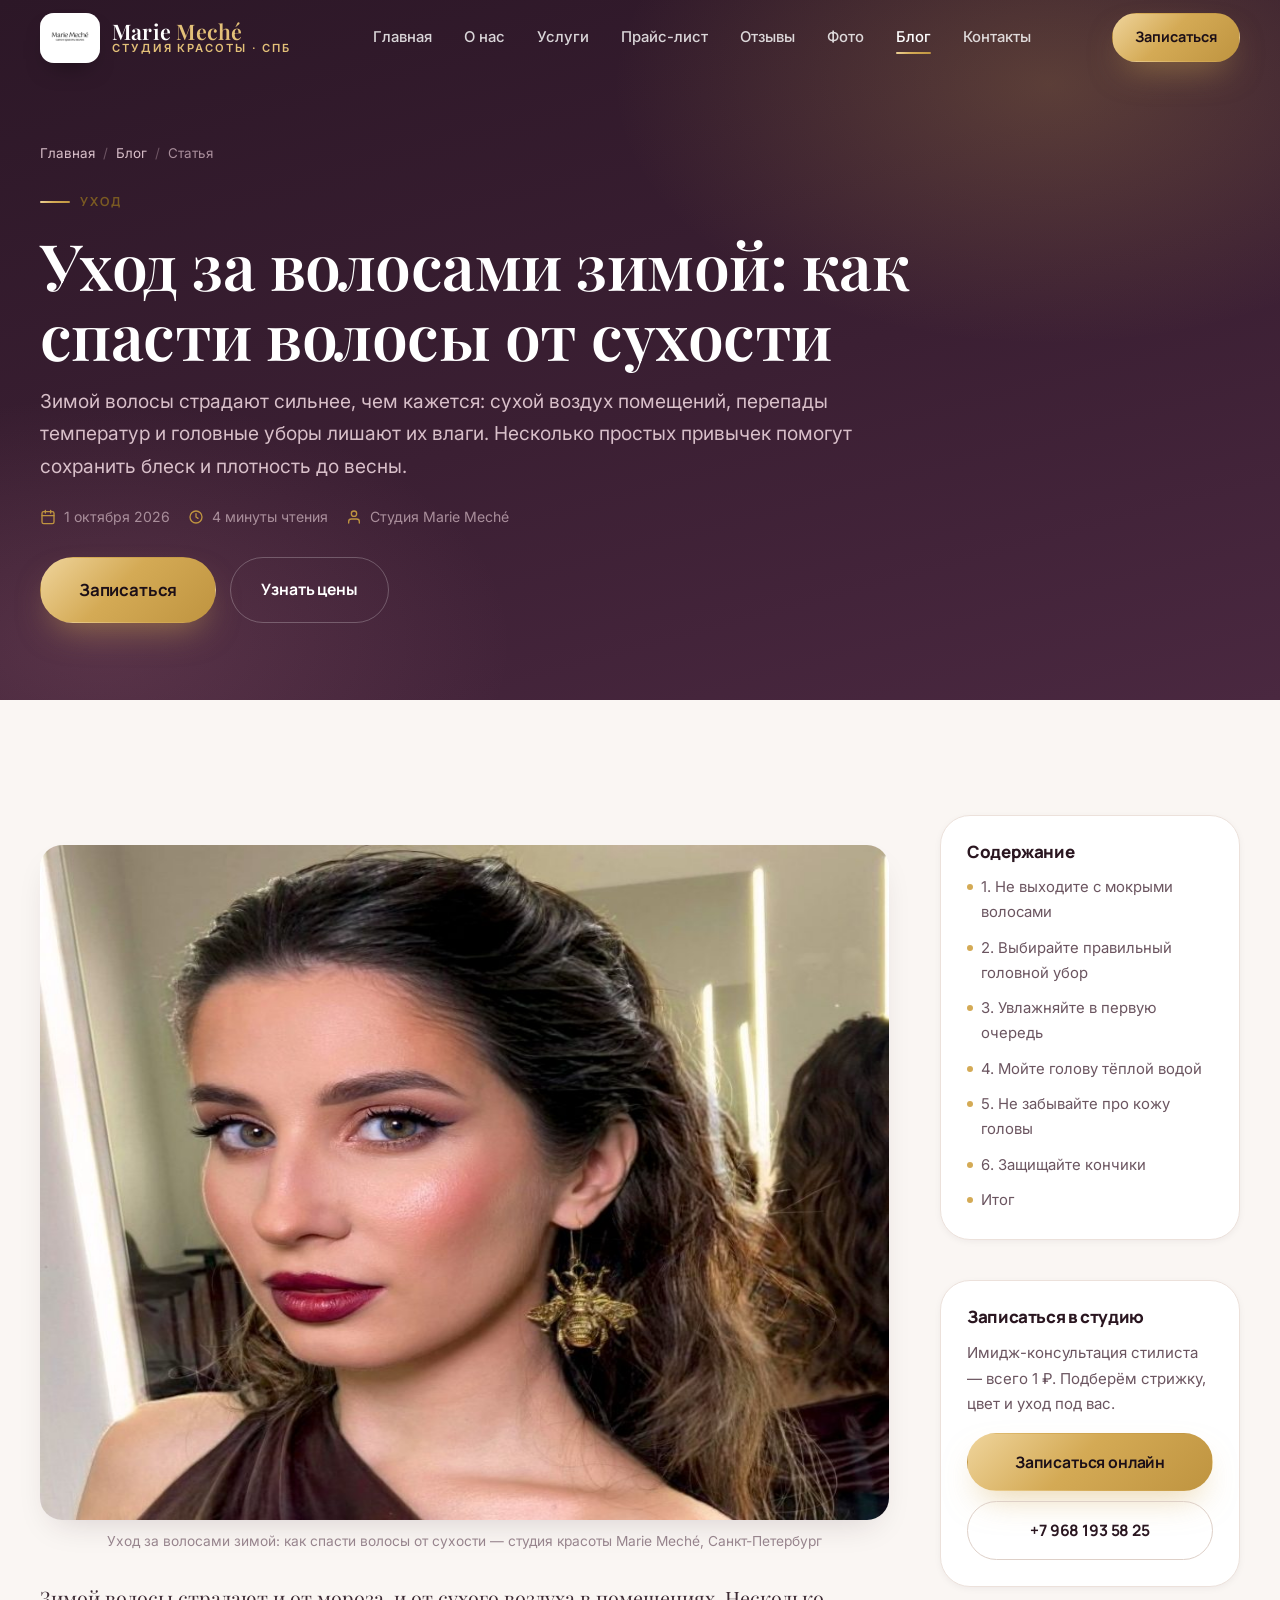
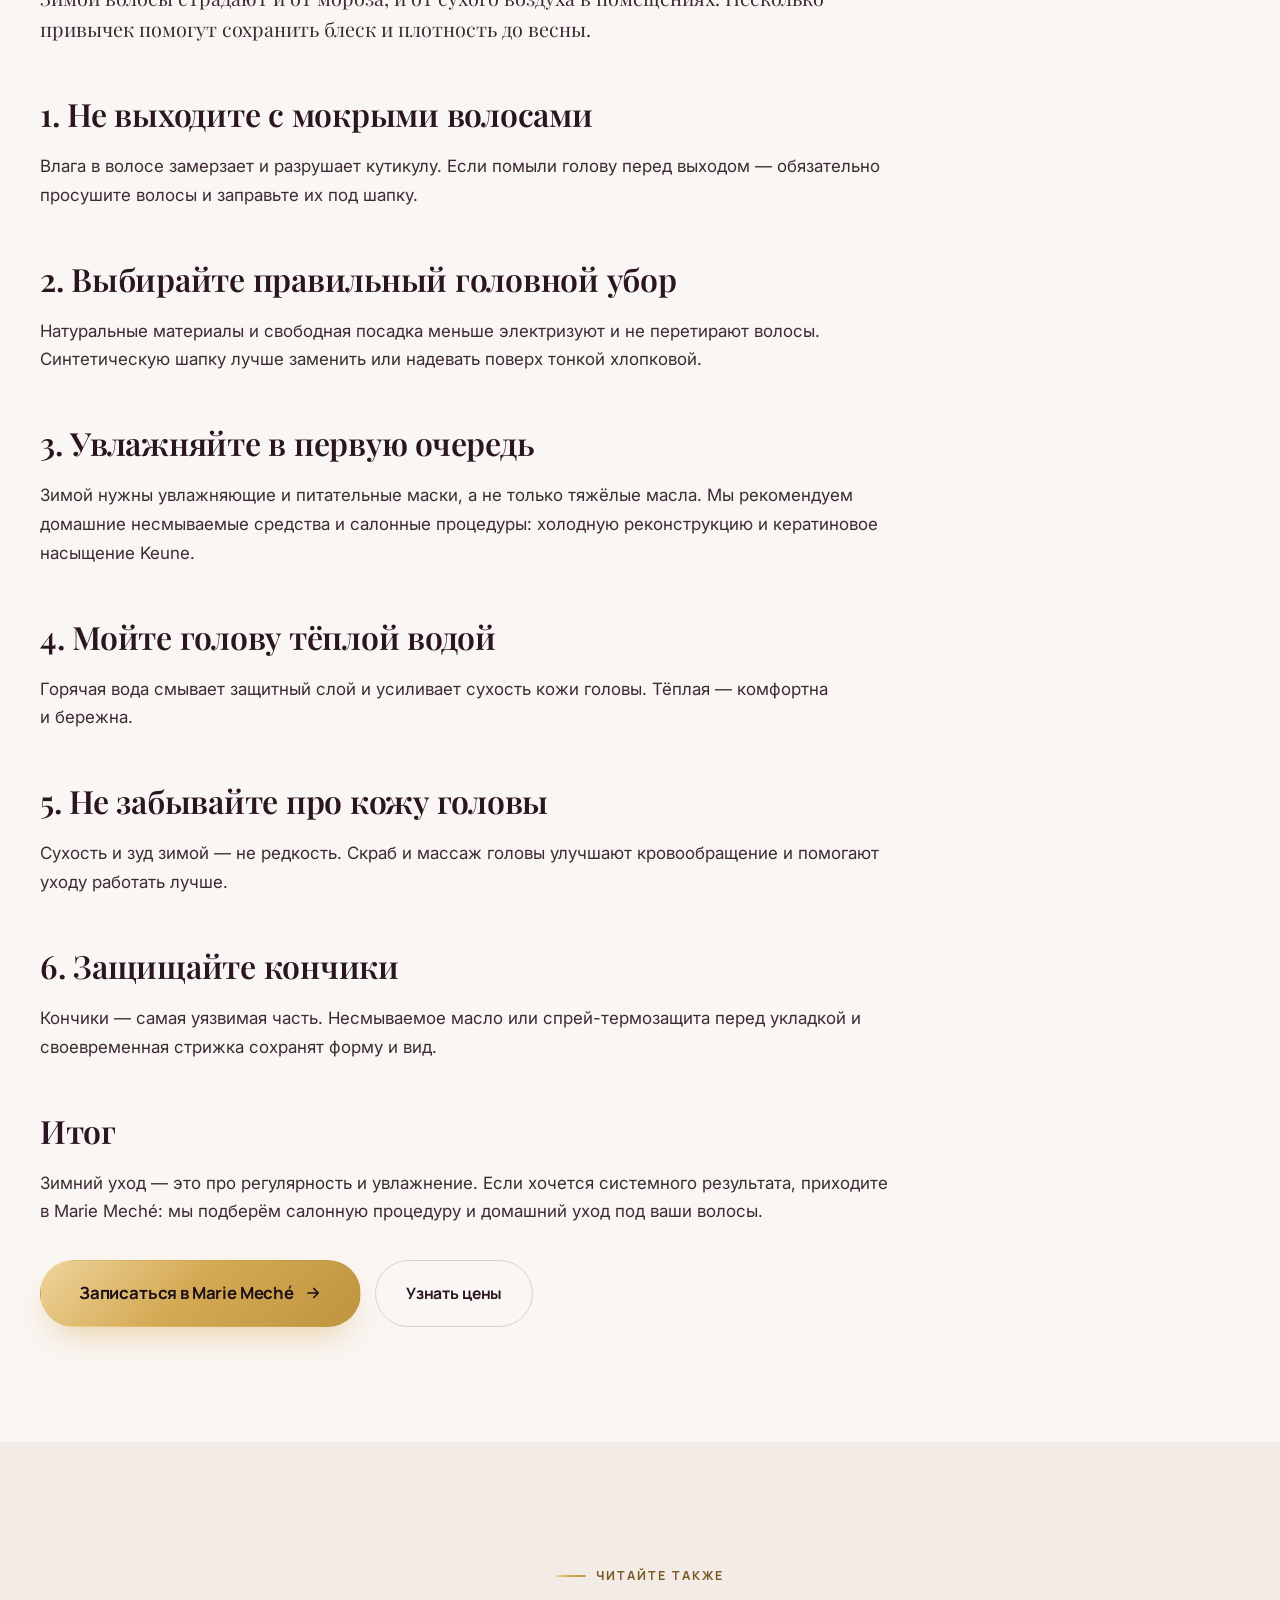
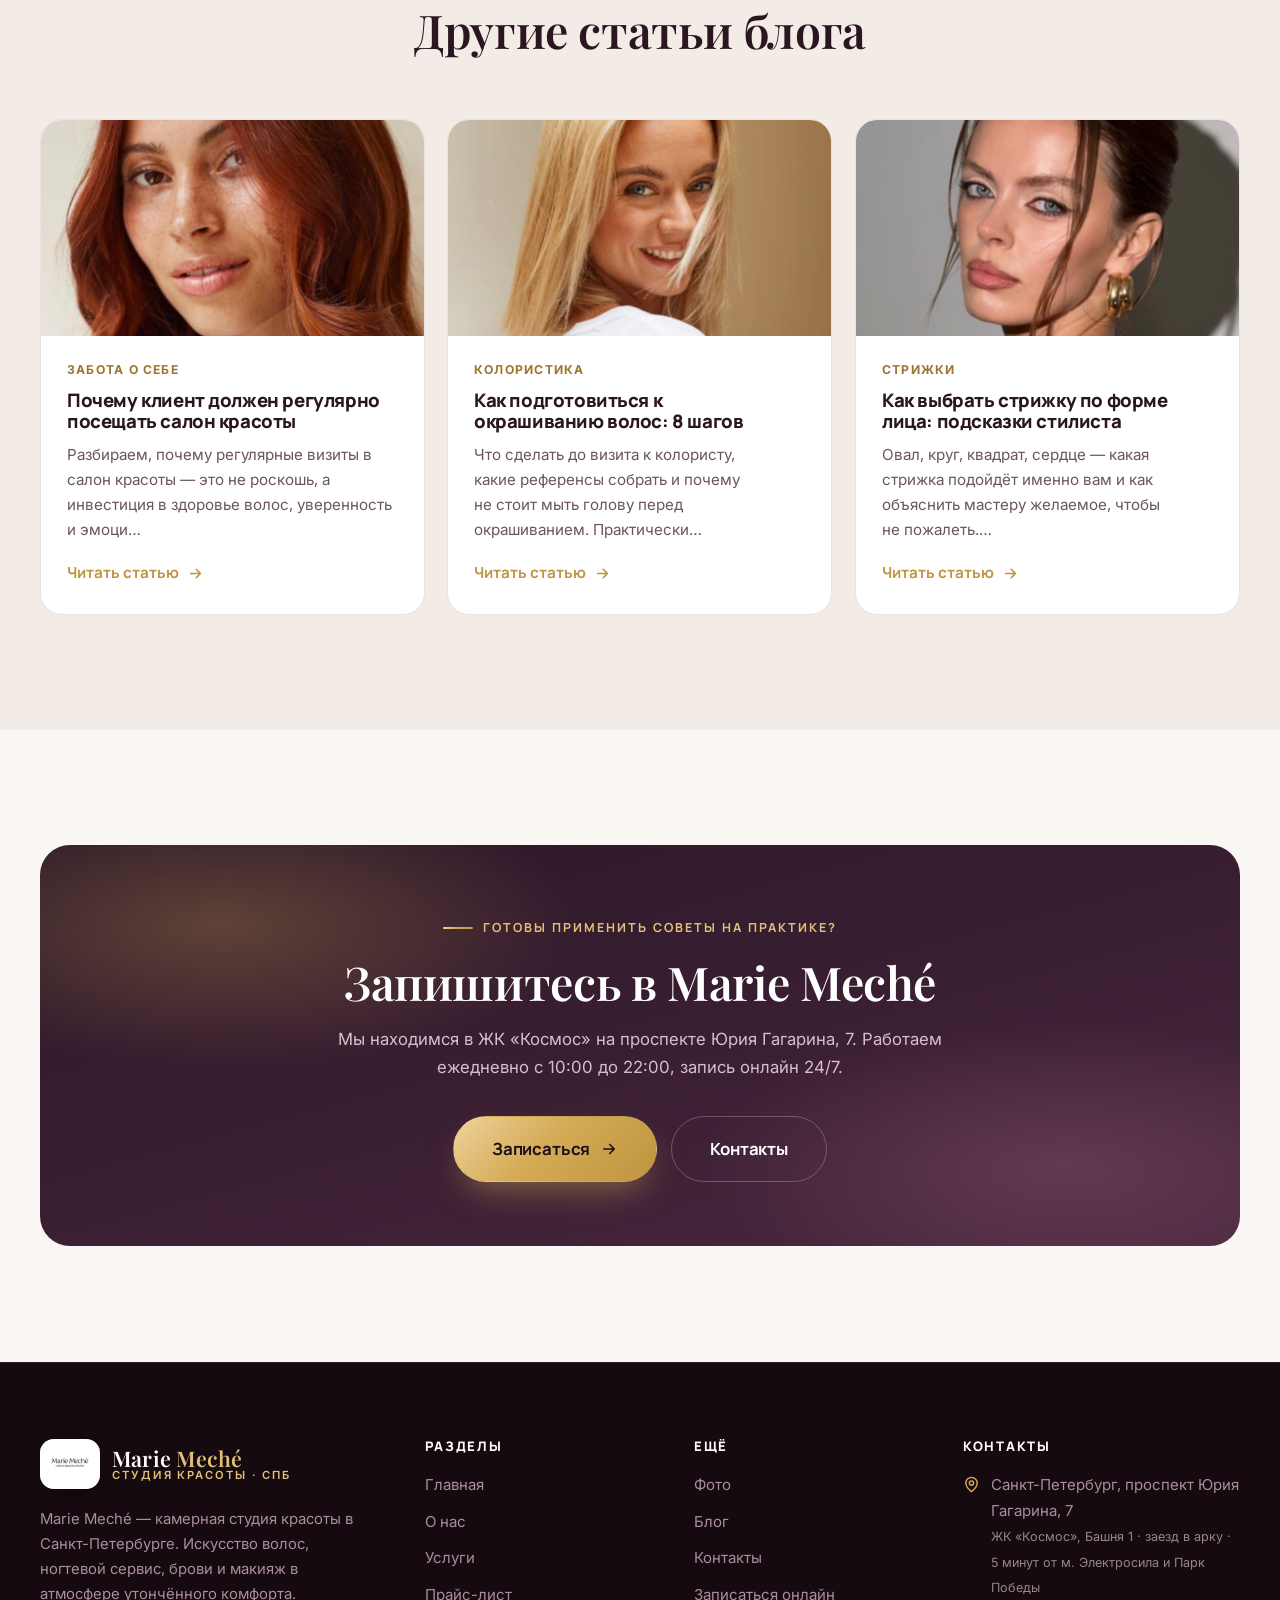
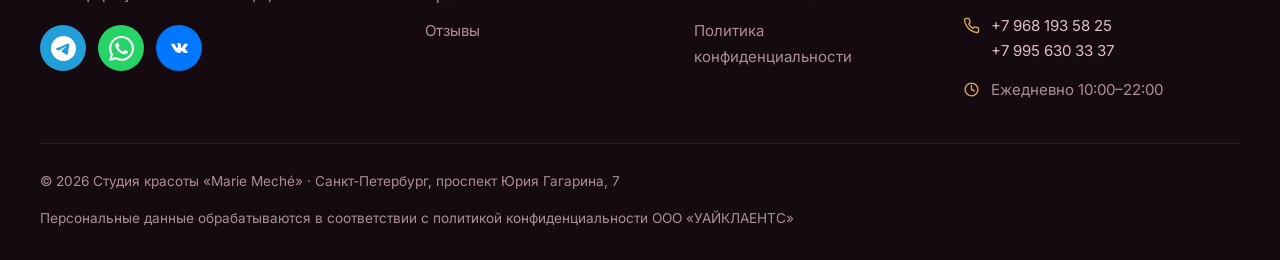
<file: blog-uhod-za-volosami-zimoy.html>
<!DOCTYPE html>
<html lang="ru">
<head>
  <meta charset="UTF-8">
  <meta name="viewport" content="width=device-width, initial-scale=1, viewport-fit=cover">
  <title>Уход за волосами зимой — Marie Meché</title>
  <meta name="description" content="Шапки, отопление и мороз — как сохранить волосы здоровыми в холодный сезон. Советы по домашнему уходу и салонным процедурам.">
  <meta name="theme-color" content="#1c0f17">
  <link rel="preconnect" href="https://fonts.googleapis.com">
  <link rel="preconnect" href="https://fonts.gstatic.com" crossorigin>
  <link href="https://fonts.googleapis.com/css2?family=Manrope:wght@500;600;700;800&family=Inter:wght@400;500;600;700&family=Playfair+Display:ital,wght@0,500;0,600;0,700;1,500&display=swap" rel="stylesheet">
  <link rel="stylesheet" href="css/style.css?v=20261018">
  <link rel="icon" href="img/logo.png">
  <link rel="apple-touch-icon" href="img/logo.png">
  <link rel="canonical" href="https://system785.github.io/marie-meche/blog-uhod-za-volosami-zimoy.html">
  <meta property="og:type" content="website">
  <meta property="og:site_name" content="Marie Meché — студия красоты в Санкт-Петербурге">
  <meta property="og:locale" content="ru_RU">
  <meta property="og:title" content="Уход за волосами зимой — Marie Meché">
  <meta property="og:description" content="Шапки, отопление и мороз — как сохранить волосы здоровыми в холодный сезон. Советы по домашнему уходу и салонным процедурам.">
  <meta property="og:url" content="https://system785.github.io/marie-meche/blog-uhod-za-volosami-zimoy.html">
  <meta property="og:image" content="https://system785.github.io/marie-meche/img/salon-3.jpg">
  <meta property="og:image:width" content="1200">
  <meta property="og:image:height" content="630">
  <meta property="og:image:alt" content="Студия красоты Marie Meché в Санкт-Петербурге">
  <meta name="twitter:card" content="summary_large_image">
  <meta name="twitter:title" content="Уход за волосами зимой — Marie Meché">
  <meta name="twitter:description" content="Шапки, отопление и мороз — как сохранить волосы здоровыми в холодный сезон. Советы по домашнему уходу и салонным процедурам.">
  <meta name="twitter:image" content="https://system785.github.io/marie-meche/img/salon-3.jpg">
  <script type="application/ld+json">
  {
    "@context": "https://schema.org",
    "@type": "BlogPosting",
    "headline": "Уход за волосами зимой: как спасти волосы от сухости",
    "description": "Шапки, отопление и мороз — как сохранить волосы здоровыми в холодный сезон. Советы по домашнему уходу и салонным процедурам.",
    "image": "https://system785.github.io/marie-meche/img/salon-3.jpg",
    "datePublished": "2026-10-01",
    "dateModified": "2026-10-01",
    "inLanguage": "ru-RU",
    "mainEntityOfPage": { "@type": "WebPage", "@id": "https://system785.github.io/marie-meche/blog-uhod-za-volosami-zimoy.html" },
    "author": { "@type": "Organization", "name": "Marie Meché", "url": "https://system785.github.io/marie-meche/" },
    "publisher": {
      "@type": "Organization",
      "name": "Marie Meché",
      "logo": { "@type": "ImageObject", "url": "https://system785.github.io/marie-meche/img/logo.png" }
    }
  }
  </script>
</head>
<body>

<a class="skip-link" href="#main">Перейти к содержанию</a>
<div class="progress-bar" aria-hidden="true"></div>

<header class="header">
  <div class="container">
    <div class="header-inner">
      <a class="brand" href="index.html" aria-label="Marie Meché — студия красоты, на главную">
        <span class="brand-mark"><img src="img/logo.png" alt="Логотип студии красоты Marie Meché" width="46" height="46" decoding="async"></span>
        <span class="brand-text"><span class="brand-name">Marie <span class="accent">Meché</span></span><span class="brand-sub">студия красоты · СПб</span></span>
      </a>
      <nav class="nav" aria-label="Основная навигация">
        <a href="index.html">Главная</a><a href="about.html">О нас</a><a href="services.html">Услуги</a><a href="price.html">Прайс-лист</a><a href="reviews.html">Отзывы</a><a href="photo.html">Фото</a><a href="blog.html" class="active">Блог</a><a href="contacts.html">Контакты</a>
      </nav>
      <div class="header-cta">
        <a class="btn sm" href="request.html">Записаться</a>
        <button class="burger" type="button" aria-label="Открыть меню" aria-expanded="false" aria-controls="drawer">
          <span></span><span></span><span></span>
        </button>
      </div>
    </div>
  </div>
</header>

<nav class="drawer" id="drawer" aria-label="Мобильное меню">
  <a class="drawer-link" href="index.html">Главная</a><a class="drawer-link" href="about.html">О нас</a><a class="drawer-link" href="services.html">Услуги</a><a class="drawer-link" href="price.html">Прайс-лист</a><a class="drawer-link" href="reviews.html">Отзывы</a><a class="drawer-link" href="photo.html">Фото</a><a class="drawer-link active" href="blog.html">Блог</a><a class="drawer-link" href="contacts.html">Контакты</a>
  <a class="btn" href="request.html">Записаться онлайн</a>
  <div class="drawer-contacts">
    <a href="tel:+79681935825">+7 968 193 58 25</a><br>
    <a href="https://t.me/mariemechee">Telegram @mariemechee</a><br>
    <a href="https://wa.me/79956303337">WhatsApp</a>
  </div>
</nav>
<main id="main">
  <section class="page-hero">
    <div class="container">
      <nav class="crumbs" aria-label="Хлебные крошки"><a href="index.html">Главная</a><span class="sep">/</span><a href="blog.html">Блог</a><span class="sep">/</span><span>Статья</span></nav>
      <span class="eyebrow">Уход</span>
      <h1>Уход за волосами зимой: как спасти волосы от сухости</h1>
      <p class="lead">Зимой волосы страдают сильнее, чем кажется: сухой воздух помещений, перепады температур и головные уборы лишают их влаги. Несколько простых привычек помогут сохранить блеск и плотность до весны.</p>
      <div class="post-meta" style="margin-top:22px;color:var(--on-dark-3)">
        <span class="pm-item"><svg viewBox="0 0 24 24" fill="none" stroke="currentColor" stroke-width="2" stroke-linecap="round" stroke-linejoin="round"><rect x="3" y="4" width="18" height="18" rx="2.5"/><path d="M8 2v4M16 2v4M3 10h18"/></svg>1 октября 2026</span>
        <span class="pm-item"><svg viewBox="0 0 24 24" fill="none" stroke="currentColor" stroke-width="2" stroke-linecap="round" stroke-linejoin="round"><circle cx="12" cy="12" r="9"/><path d="M12 7v5l3 2"/></svg>4 минуты чтения</span>
        <span class="pm-item"><svg viewBox="0 0 24 24" fill="none" stroke="currentColor" stroke-width="2" stroke-linecap="round" stroke-linejoin="round"><path d="M20 21v-2a4 4 0 0 0-4-4H8a4 4 0 0 0-4 4v2"/><circle cx="12" cy="7" r="4"/></svg>Студия Marie Meché</span>
      </div>
      <div class="btn-row">
        <a class="btn lg" href="request.html">Записаться</a>
        <a class="btn ghost on-dark" href="price.html">Узнать цены</a>
      </div>
    </div>
  </section>

  <section class="section">
    <div class="container">
      <div class="article-wrap">
        <article class="article reveal">
          <figure><img src="img/salon-3.jpg" alt="Уход за волосами зимой: как спасти волосы от сухости" loading="lazy" width="1200" height="675"><figcaption>Уход за волосами зимой: как спасти волосы от сухости — студия красоты Marie Meché, Санкт-Петербург</figcaption></figure>
          
<p class="article-lead">Зимой волосы страдают и от мороза, и от сухого воздуха в помещениях. Несколько привычек помогут сохранить блеск и плотность до весны.</p>

<h2 id="z1">1. Не выходите с мокрыми волосами</h2>
<p>Влага в волосе замерзает и разрушает кутикулу. Если помыли голову перед выходом — обязательно просушите волосы и заправьте их под шапку.</p>

<h2 id="z2">2. Выбирайте правильный головной убор</h2>
<p>Натуральные материалы и свободная посадка меньше электризуют и не перетирают волосы. Синтетическую шапку лучше заменить или надевать поверх тонкой хлопковой.</p>

<h2 id="z3">3. Увлажняйте в первую очередь</h2>
<p>Зимой нужны увлажняющие и питательные маски, а не только тяжёлые масла. Мы рекомендуем домашние несмываемые средства и салонные процедуры: холодную реконструкцию и кератиновое насыщение Keune.</p>

<h2 id="z4">4. Мойте голову тёплой водой</h2>
<p>Горячая вода смывает защитный слой и усиливает сухость кожи головы. Тёплая — комфортна и бережна.</p>

<h2 id="z5">5. Не забывайте про кожу головы</h2>
<p>Сухость и зуд зимой — не редкость. Скраб и массаж головы улучшают кровообращение и помогают уходу работать лучше.</p>

<h2 id="z6">6. Защищайте кончики</h2>
<p>Кончики — самая уязвимая часть. Несмываемое масло или спрей-термозащита перед укладкой и своевременная стрижка сохранят форму и вид.</p>

<h2 id="itog">Итог</h2>
<p>Зимний уход — это про регулярность и увлажнение. Если хочется системного результата, приходите в Marie Meché: мы подберём салонную процедуру и домашний уход под ваши волосы.</p>

          <div class="btn-row" style="margin-top:34px">
            <a class="btn lg" href="request.html">Записаться в Marie Meché
              <svg viewBox="0 0 24 24" fill="none" stroke="currentColor" stroke-width="2.2" stroke-linecap="round" stroke-linejoin="round"><path d="M5 12h14M13 6l6 6-6 6"/></svg>
            </a>
            <a class="btn ghost" href="price.html">Узнать цены</a>
          </div>
        </article>

        <aside class="aside-stack">
          <div class="aside-card reveal">
            <h3>Содержание</h3>
            <nav class="toc"><a href="#z1">1. Не выходите с мокрыми волосами</a><a href="#z2">2. Выбирайте правильный головной убор</a><a href="#z3">3. Увлажняйте в первую очередь</a><a href="#z4">4. Мойте голову тёплой водой</a><a href="#z5">5. Не забывайте про кожу головы</a><a href="#z6">6. Защищайте кончики</a><a href="#itog">Итог</a></nav>
          </div>
          <div class="aside-card reveal">
            <h3>Записаться в студию</h3>
            <p style="color:var(--ink-2);font-size:.94rem;margin-bottom:16px">Имидж-консультация стилиста — всего 1 ₽. Подберём стрижку, цвет и уход под вас.</p>
            <a class="btn block" href="request.html">Записаться онлайн</a>
            <a class="btn ghost block" href="tel:+79681935825" style="margin-top:10px">+7 968 193 58 25</a>
          </div>
        </aside>
      </div>
    </div>
  </section>

  <section class="section alt">
    <div class="container">
      <header class="section-head center reveal">
        <span class="eyebrow center">Читайте также</span>
        <h2 class="section-title">Другие статьи блога</h2>
      </header>
      <div class="grid grid-3" data-stagger><article class="card post-card reveal">
          <a class="post-media" href="blog-pochemu-klient-dolzhen-poseshchat-salon-krasoty.html" aria-label="Читать: Почему клиент должен регулярно посещать салон красоты"><img src="img/salon-2.jpg" alt="Почему клиент должен регулярно посещать салон красоты" loading="lazy" width="800" height="450"></a>
          <div class="post-body">
            <span class="post-kicker">Забота о себе</span>
            <h3><a href="blog-pochemu-klient-dolzhen-poseshchat-salon-krasoty.html">Почему клиент должен регулярно посещать салон красоты</a></h3>
            <p>Разбираем, почему регулярные визиты в салон красоты — это не роскошь, а инвестиция в здоровье волос, уверенность и эмоци…</p>
            <a class="link-arrow" href="blog-pochemu-klient-dolzhen-poseshchat-salon-krasoty.html">Читать статью <svg viewBox="0 0 24 24" fill="none" stroke="currentColor" stroke-width="2.2" stroke-linecap="round" stroke-linejoin="round"><path d="M5 12h14M13 6l6 6-6 6"/></svg></a>
          </div>
        </article><article class="card post-card reveal">
          <a class="post-media" href="blog-kak-podgotovitsya-k-okrashivaniyu.html" aria-label="Читать: Как подготовиться к окрашиванию волос: 8 шагов"><img src="img/salon-1.jpg" alt="Как подготовиться к окрашиванию волос: 8 шагов" loading="lazy" width="800" height="450"></a>
          <div class="post-body">
            <span class="post-kicker">Колористика</span>
            <h3><a href="blog-kak-podgotovitsya-k-okrashivaniyu.html">Как подготовиться к окрашиванию волос: 8 шагов</a></h3>
            <p>Что сделать до визита к колористу, какие референсы собрать и почему не стоит мыть голову перед окрашиванием. Практически…</p>
            <a class="link-arrow" href="blog-kak-podgotovitsya-k-okrashivaniyu.html">Читать статью <svg viewBox="0 0 24 24" fill="none" stroke="currentColor" stroke-width="2.2" stroke-linecap="round" stroke-linejoin="round"><path d="M5 12h14M13 6l6 6-6 6"/></svg></a>
          </div>
        </article><article class="card post-card reveal">
          <a class="post-media" href="blog-kak-vybrat-strizhku-po-forme-litsa.html" aria-label="Читать: Как выбрать стрижку по форме лица: подсказки стилиста"><img src="img/salon-5.jpg" alt="Как выбрать стрижку по форме лица: подсказки стилиста" loading="lazy" width="800" height="450"></a>
          <div class="post-body">
            <span class="post-kicker">Стрижки</span>
            <h3><a href="blog-kak-vybrat-strizhku-po-forme-litsa.html">Как выбрать стрижку по форме лица: подсказки стилиста</a></h3>
            <p>Овал, круг, квадрат, сердце — какая стрижка подойдёт именно вам и как объяснить мастеру желаемое, чтобы не пожалеть.…</p>
            <a class="link-arrow" href="blog-kak-vybrat-strizhku-po-forme-litsa.html">Читать статью <svg viewBox="0 0 24 24" fill="none" stroke="currentColor" stroke-width="2.2" stroke-linecap="round" stroke-linejoin="round"><path d="M5 12h14M13 6l6 6-6 6"/></svg></a>
          </div>
        </article></div>
    </div>
  </section>

  <section class="section">
    <div class="container">
      <div class="cta-band reveal zoom">
        <span class="eyebrow center">Готовы применить советы на практике?</span>
        <h2>Запишитесь в Marie Meché</h2>
        <p>Мы находимся в ЖК «Космос» на проспекте Юрия Гагарина, 7. Работаем ежедневно с 10:00 до 22:00, запись онлайн 24/7.</p>
        <div class="btn-row center">
          <a class="btn lg" href="request.html">Записаться
            <svg viewBox="0 0 24 24" fill="none" stroke="currentColor" stroke-width="2.2" stroke-linecap="round" stroke-linejoin="round"><path d="M5 12h14M13 6l6 6-6 6"/></svg>
          </a>
          <a class="btn lg ghost on-dark" href="contacts.html">Контакты</a>
        </div>
      </div>
    </div>
  </section>
</main>

<footer class="footer">
  <div class="container">
    <div class="footer-grid">
      <div>
        <a class="brand" href="index.html" aria-label="Marie Meché — студия красоты, на главную">
        <span class="brand-mark"><img src="img/logo.png" alt="Логотип студии красоты Marie Meché" width="46" height="46" decoding="async"></span>
        <span class="brand-text"><span class="brand-name">Marie <span class="accent">Meché</span></span><span class="brand-sub">студия красоты · СПб</span></span>
      </a>
        <p class="footer-about">Marie Meché — камерная студия красоты в Санкт-Петербурге. Искусство волос, ногтевой сервис, брови и макияж в атмосфере утончённого комфорта.</p>
        <div class="socials" style="margin-top:18px">
          <a class="social-btn tg" href="https://t.me/mariemechee" target="_blank" rel="noopener" title="Telegram" aria-label="Мы в Telegram"><svg viewBox="0 0 24 24" fill="currentColor" aria-hidden="true" focusable="false"><path d="M11.944 0A12 12 0 0 0 0 12a12 12 0 0 0 12 12 12 12 0 0 0 12-12A12 12 0 0 0 12 0a12 12 0 0 0-.056 0zm4.962 7.224c.1-.002.321.023.465.14a.506.506 0 0 1 .171.325c.016.093.036.306.02.472-.18 1.898-.962 6.502-1.36 8.627-.168.9-.499 1.201-.82 1.23-.696.065-1.225-.46-1.9-.902-1.056-.693-1.653-1.124-2.678-1.8-1.185-.78-.417-1.21.258-1.91.177-.184 3.247-2.977 3.307-3.23.007-.032.014-.15-.056-.212s-.174-.041-.249-.024c-.106.024-1.793 1.14-5.061 3.345-.48.33-.913.49-1.302.48-.428-.008-1.252-.241-1.865-.44-.752-.245-1.349-.374-1.297-.789.027-.216.325-.437.893-.663 3.498-1.524 5.83-2.529 6.998-3.014 3.332-1.386 4.025-1.627 4.476-1.635z"/></svg><span class="sr-only">Telegram</span></a>
          <a class="social-btn wa" href="https://wa.me/79956303337" target="_blank" rel="noopener" title="WhatsApp" aria-label="Мы в WhatsApp"><svg viewBox="0 0 24 24" fill="currentColor" aria-hidden="true" focusable="false"><path d="M17.472 14.382c-.297-.149-1.758-.867-2.03-.967-.273-.099-.471-.148-.67.15-.197.297-.767.966-.94 1.164-.173.199-.347.223-.644.075-.297-.15-1.255-.463-2.39-1.475-.883-.788-1.48-1.761-1.653-2.059-.173-.297-.018-.458.13-.606.134-.133.298-.347.446-.52.149-.174.198-.298.298-.497.099-.198.05-.371-.025-.52-.075-.149-.669-1.612-.916-2.207-.242-.579-.487-.5-.669-.51-.173-.008-.371-.01-.57-.01-.198 0-.52.074-.792.372-.272.297-1.04 1.016-1.04 2.479 0 1.462 1.065 2.875 1.213 3.074.149.198 2.096 3.2 5.077 4.487.709.306 1.262.489 1.694.625.712.227 1.36.195 1.871.118.571-.085 1.758-.719 2.006-1.413.248-.694.248-1.289.173-1.413-.074-.124-.272-.198-.57-.347m-5.421 7.403h-.004a9.87 9.87 0 01-5.031-1.378l-.361-.214-3.741.982.998-3.648-.235-.374a9.86 9.86 0 01-1.51-5.26c.001-5.45 4.436-9.884 9.888-9.884 2.64 0 5.122 1.03 6.988 2.898a9.825 9.825 0 012.893 6.994c-.003 5.45-4.437 9.884-9.885 9.884m8.413-18.297A11.815 11.815 0 0012.05 0C5.495 0 .16 5.335.157 11.892c0 2.096.547 4.142 1.588 5.945L.057 24l6.305-1.654a11.882 11.882 0 005.683 1.448h.005c6.554 0 11.89-5.335 11.893-11.893a11.821 11.821 0 00-3.48-8.413Z"/></svg><span class="sr-only">WhatsApp</span></a>
          <a class="social-btn vk" href="https://vk.ru/marie_meche" target="_blank" rel="noopener" title="ВКонтакте" aria-label="Мы во ВКонтакте"><svg viewBox="0 0 24 24" fill="currentColor" aria-hidden="true" focusable="false"><path d="M12.785 16.241s.288-.032.436-.194c.136-.148.132-.427.132-.427s-.02-1.304.576-1.496c.588-.19 1.341 1.26 2.14 1.818.605.422 1.064.33 1.064.33l2.137-.03s1.117-.071.587-.964c-.043-.073-.308-.661-1.588-1.87-1.34-1.264-1.16-1.059.454-3.246.983-1.332 1.376-2.145 1.253-2.493-.117-.332-.84-.244-.84-.244l-2.406.015s-.178-.025-.31.056c-.13.079-.212.262-.212.262s-.382 1.03-.89 1.907c-1.07 1.85-1.499 1.948-1.674 1.832-.407-.267-.305-1.075-.305-1.649 0-1.793.267-2.54-.521-2.733-.262-.065-.454-.107-1.123-.114-.858-.009-1.585.003-1.996.208-.274.136-.485.44-.356.457.159.022.519.099.71.363.246.341.237 1.107.237 1.107s.142 2.11-.33 2.371c-.325.18-.77-.187-1.725-1.865-.489-.859-.859-1.81-.859-1.81s-.07-.176-.198-.272c-.154-.115-.37-.151-.37-.151l-2.286.015s-.343.01-.469.161c-.112.135-.009.413-.009.413s1.79 4.258 3.817 6.403c1.858 1.967 3.968 1.838 3.968 1.838z"/></svg><span class="sr-only">ВКонтакте</span></a>
        </div>
      </div>

      <div>
        <h3>Разделы</h3>
        <div class="footer-links"><a href="index.html">Главная</a><a href="about.html">О нас</a><a href="services.html">Услуги</a><a href="price.html">Прайс-лист</a><a href="reviews.html">Отзывы</a></div>
      </div>

      <div>
        <h3>Ещё</h3>
        <div class="footer-links"><a href="photo.html">Фото</a><a href="blog.html">Блог</a><a href="contacts.html">Контакты</a><a href="request.html">Записаться онлайн</a><a href="privacy.html">Политика конфиденциальности</a></div>
      </div>

      <div>
        <h3>Контакты</h3>
        <div class="footer-contact">
          <div class="fc-row">
            <svg viewBox="0 0 24 24" fill="none" stroke="currentColor" stroke-width="2" stroke-linecap="round" stroke-linejoin="round"><path d="M20 10c0 6-8 12-8 12s-8-6-8-12a8 8 0 0 1 16 0Z"/><circle cx="12" cy="10" r="3"/></svg>
            <span>Санкт-Петербург, проспект Юрия Гагарина, 7<br><span class="muted" style="font-size:.84em">ЖК «Космос», Башня 1 · заезд в арку · 5 минут от м. Электросила и Парк Победы</span></span>
          </div>
          <div class="fc-row">
            <svg viewBox="0 0 24 24" fill="none" stroke="currentColor" stroke-width="2" stroke-linecap="round" stroke-linejoin="round"><path d="M22 16.9v3a2 2 0 0 1-2.2 2 19.8 19.8 0 0 1-8.6-3.1 19.5 19.5 0 0 1-6-6A19.8 19.8 0 0 1 2.1 4.2 2 2 0 0 1 4.1 2h3a2 2 0 0 1 2 1.7c.1 1 .4 1.9.7 2.8a2 2 0 0 1-.5 2.1L8.1 9.9a16 16 0 0 0 6 6l1.3-1.3a2 2 0 0 1 2.1-.4c.9.3 1.8.6 2.8.7a2 2 0 0 1 1.7 2Z"/></svg>
            <span><a href="tel:+79681935825">+7 968 193 58 25</a><br><a href="tel:+79956303337">+7 995 630 33 37</a></span>
          </div>
          <div class="fc-row">
            <svg viewBox="0 0 24 24" fill="none" stroke="currentColor" stroke-width="2" stroke-linecap="round" stroke-linejoin="round"><path d="M12 6v6l4 2"/><circle cx="12" cy="12" r="9"/></svg>
            <span>Ежедневно 10:00–22:00</span>
          </div>
        </div>
      </div>
    </div>

    <div class="footer-bottom">
      <span>© <span data-year>2026</span> Студия красоты «Marie Meché» · Санкт-Петербург, проспект Юрия Гагарина, 7</span>
      <span>Персональные данные обрабатываются в соответствии с <a href="privacy.html">политикой конфиденциальности</a> ООО «УАЙКЛАЕНТС»</span>
    </div>
  </div>
</footer>

<div class="float-cta" aria-label="Быстрая запись">
  <a class="btn" href="request.html">Записаться</a>
  <a class="btn ghost" href="tel:+79681935825">Позвонить</a>
</div>

<button class="to-top" type="button" aria-label="Наверх">
  <svg viewBox="0 0 24 24" fill="none" stroke="currentColor" stroke-width="2.4" stroke-linecap="round" stroke-linejoin="round"><path d="m6 15 6-6 6 6"/></svg>
</button>

<script src="js/main.js?v=20261018"></script>
</body>
</html>
</file>
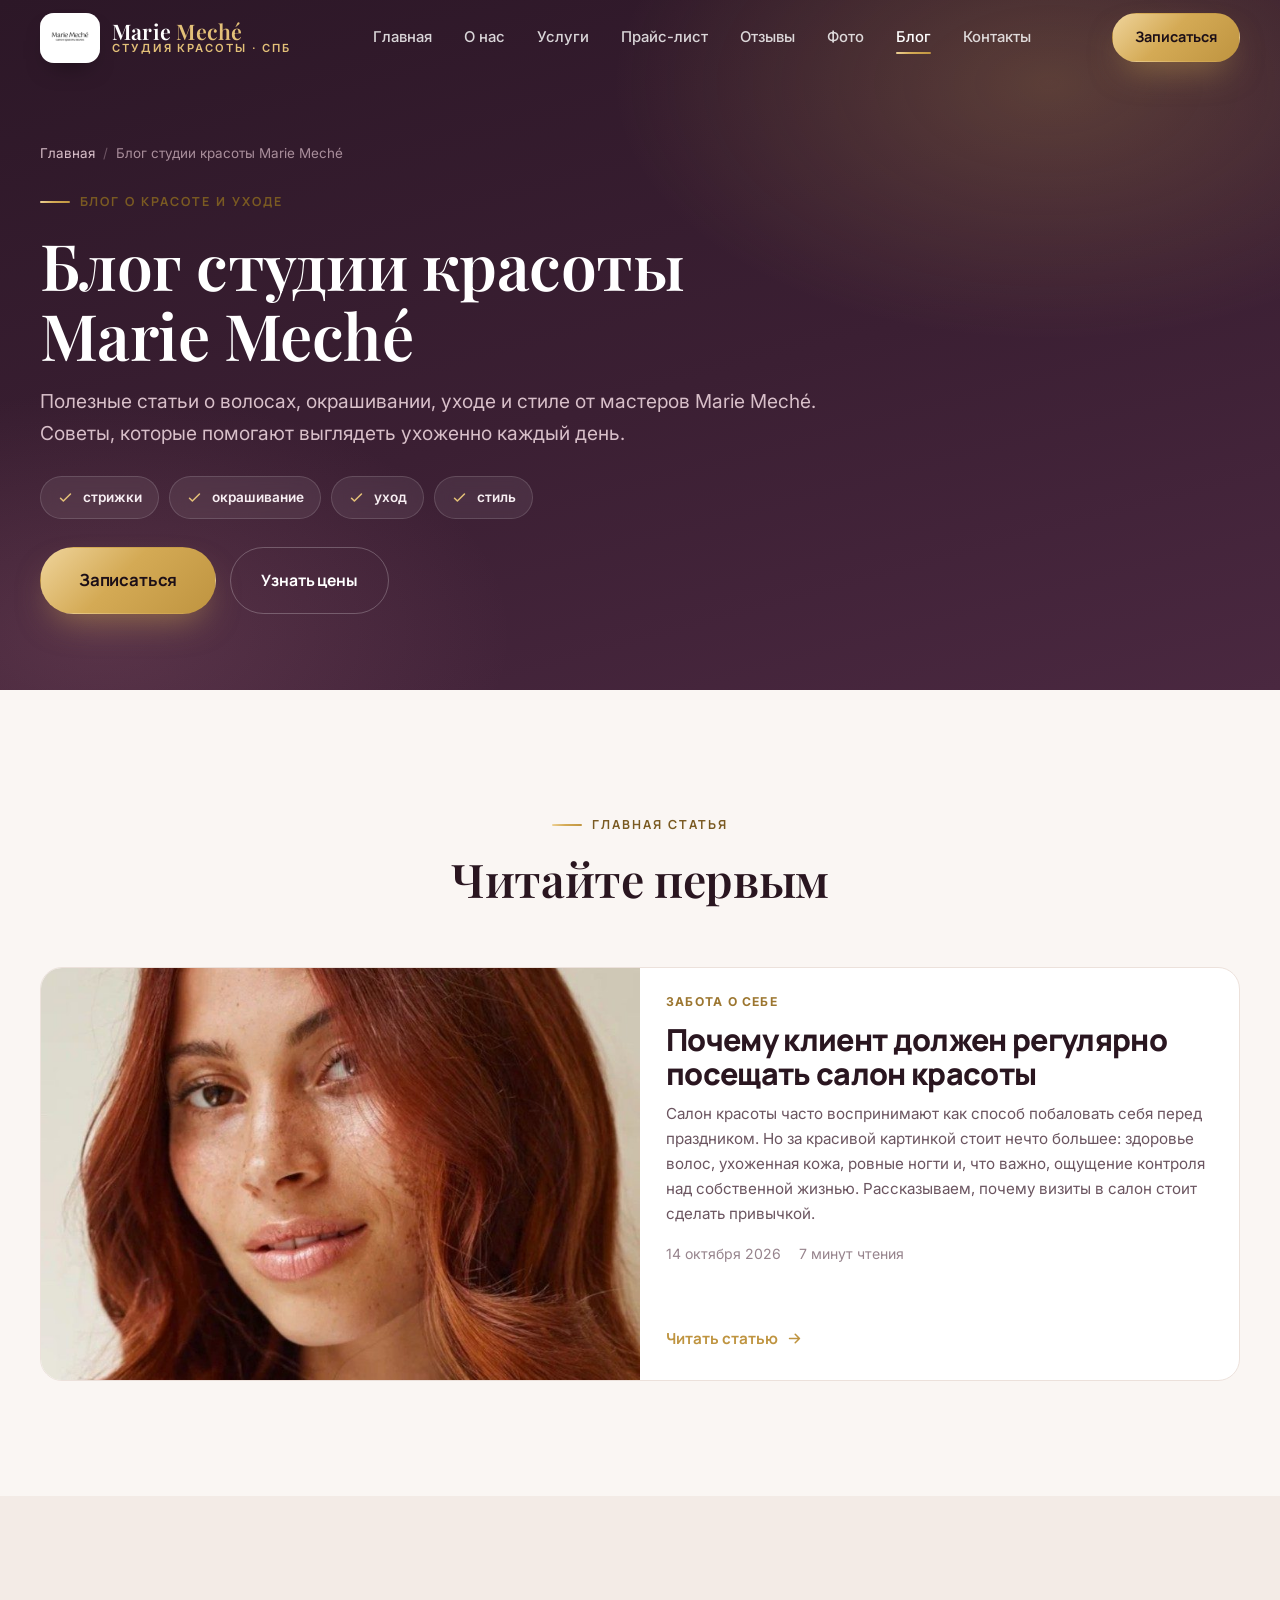
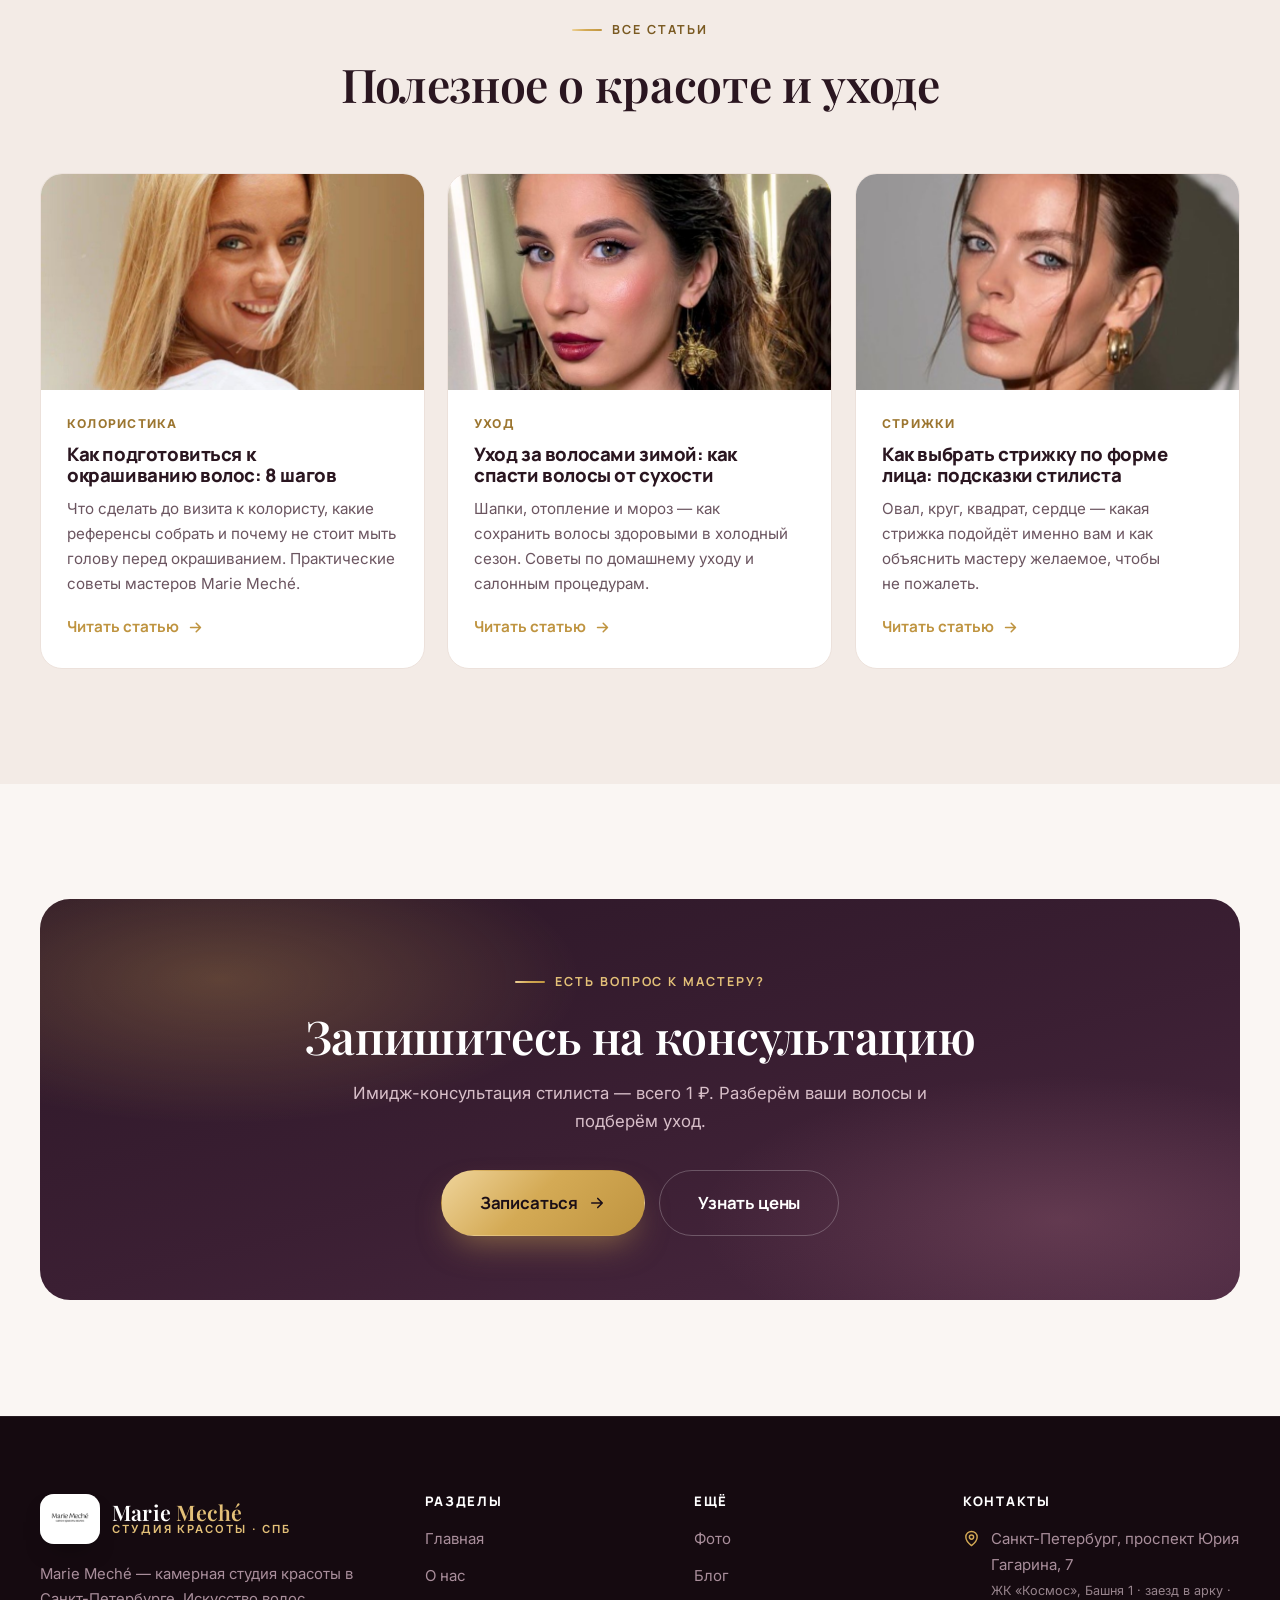
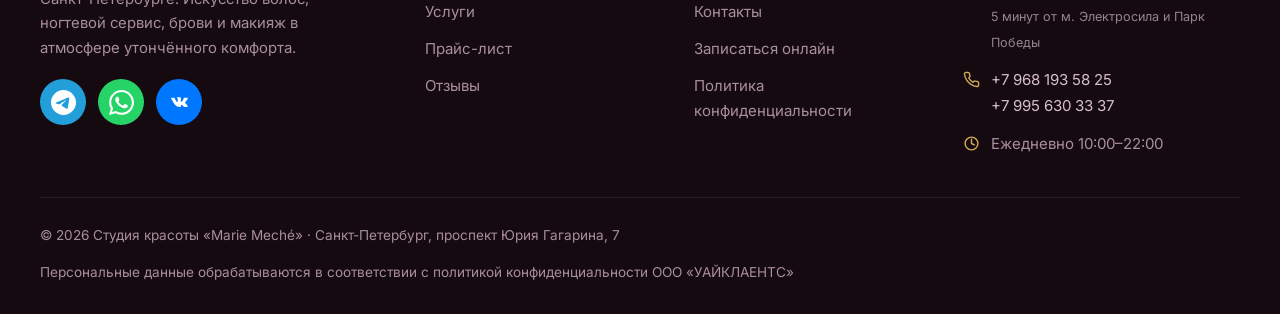
<file: blog.html>
<!DOCTYPE html>
<html lang="ru">
<head>
  <meta charset="UTF-8">
  <meta name="viewport" content="width=device-width, initial-scale=1, viewport-fit=cover">
  <title>Блог о красоте и уходе за волосами — Marie Meché, Санкт-Петербург</title>
  <meta name="description" content="Блог студии красоты Marie Meché: статьи о стрижках, окрашивании, уходе за волосами, выборе образа и здоровье волос. Советы мастеров из Санкт-Петербурга.">
  <meta name="theme-color" content="#1c0f17">
  <link rel="preconnect" href="https://fonts.googleapis.com">
  <link rel="preconnect" href="https://fonts.gstatic.com" crossorigin>
  <link href="https://fonts.googleapis.com/css2?family=Manrope:wght@500;600;700;800&family=Inter:wght@400;500;600;700&family=Playfair+Display:ital,wght@0,500;0,600;0,700;1,500&display=swap" rel="stylesheet">
  <link rel="stylesheet" href="css/style.css?v=20261018">
  <link rel="icon" href="img/logo.png">
  <link rel="apple-touch-icon" href="img/logo.png">
  <link rel="canonical" href="https://system785.github.io/marie-meche/blog.html">
  <meta property="og:type" content="website">
  <meta property="og:site_name" content="Marie Meché — студия красоты в Санкт-Петербурге">
  <meta property="og:locale" content="ru_RU">
  <meta property="og:title" content="Блог о красоте и уходе за волосами — Marie Meché, Санкт-Петербург">
  <meta property="og:description" content="Блог студии красоты Marie Meché: статьи о стрижках, окрашивании, уходе за волосами, выборе образа и здоровье волос. Советы мастеров из Санкт-Петербурга.">
  <meta property="og:url" content="https://system785.github.io/marie-meche/blog.html">
  <meta property="og:image" content="https://system785.github.io/marie-meche/img/og-cover.jpg">
  <meta property="og:image:width" content="1200">
  <meta property="og:image:height" content="630">
  <meta property="og:image:alt" content="Студия красоты Marie Meché в Санкт-Петербурге">
  <meta name="twitter:card" content="summary_large_image">
  <meta name="twitter:title" content="Блог о красоте и уходе за волосами — Marie Meché, Санкт-Петербург">
  <meta name="twitter:description" content="Блог студии красоты Marie Meché: статьи о стрижках, окрашивании, уходе за волосами, выборе образа и здоровье волос. Советы мастеров из Санкт-Петербурга.">
  <meta name="twitter:image" content="https://system785.github.io/marie-meche/img/og-cover.jpg">
  <script type="application/ld+json">
  {
    "@context": "https://schema.org",
    "@type": "Blog",
    "name": "Блог студии красоты Marie Meché",
    "url": "https://system785.github.io/marie-meche/blog.html",
    "inLanguage": "ru-RU",
    "publisher": { "@id": "https://system785.github.io/marie-meche/#salon" },
    "blogPost": [
      { "@type": "BlogPosting", "headline": "Почему клиент должен регулярно посещать салон красоты", "url": "https://system785.github.io/marie-meche/blog-pochemu-klient-dolzhen-poseshchat-salon-krasoty.html", "datePublished": "2026-10-14" },
      { "@type": "BlogPosting", "headline": "Как подготовиться к окрашиванию волос: 8 шагов", "url": "https://system785.github.io/marie-meche/blog-kak-podgotovitsya-k-okrashivaniyu.html", "datePublished": "2026-10-08" },
      { "@type": "BlogPosting", "headline": "Уход за волосами зимой", "url": "https://system785.github.io/marie-meche/blog-uhod-za-volosami-zimoy.html", "datePublished": "2026-10-01" },
      { "@type": "BlogPosting", "headline": "Как выбрать стрижку по форме лица", "url": "https://system785.github.io/marie-meche/blog-kak-vybrat-strizhku-po-forme-litsa.html", "datePublished": "2026-09-24" }
    ]
  }
  </script>
</head>
<body>

<a class="skip-link" href="#main">Перейти к содержанию</a>
<div class="progress-bar" aria-hidden="true"></div>

<header class="header">
  <div class="container">
    <div class="header-inner">
      <a class="brand" href="index.html" aria-label="Marie Meché — студия красоты, на главную">
        <span class="brand-mark"><img src="img/logo.png" alt="Логотип студии красоты Marie Meché" width="46" height="46" decoding="async"></span>
        <span class="brand-text"><span class="brand-name">Marie <span class="accent">Meché</span></span><span class="brand-sub">студия красоты · СПб</span></span>
      </a>
      <nav class="nav" aria-label="Основная навигация">
        <a href="index.html">Главная</a><a href="about.html">О нас</a><a href="services.html">Услуги</a><a href="price.html">Прайс-лист</a><a href="reviews.html">Отзывы</a><a href="photo.html">Фото</a><a href="blog.html" class="active">Блог</a><a href="contacts.html">Контакты</a>
      </nav>
      <div class="header-cta">
        <a class="btn sm" href="request.html">Записаться</a>
        <button class="burger" type="button" aria-label="Открыть меню" aria-expanded="false" aria-controls="drawer">
          <span></span><span></span><span></span>
        </button>
      </div>
    </div>
  </div>
</header>

<nav class="drawer" id="drawer" aria-label="Мобильное меню">
  <a class="drawer-link" href="index.html">Главная</a><a class="drawer-link" href="about.html">О нас</a><a class="drawer-link" href="services.html">Услуги</a><a class="drawer-link" href="price.html">Прайс-лист</a><a class="drawer-link" href="reviews.html">Отзывы</a><a class="drawer-link" href="photo.html">Фото</a><a class="drawer-link active" href="blog.html">Блог</a><a class="drawer-link" href="contacts.html">Контакты</a>
  <a class="btn" href="request.html">Записаться онлайн</a>
  <div class="drawer-contacts">
    <a href="tel:+79681935825">+7 968 193 58 25</a><br>
    <a href="https://t.me/mariemechee">Telegram @mariemechee</a><br>
    <a href="https://wa.me/79956303337">WhatsApp</a>
  </div>
</nav>
<main id="main">
  <section class="page-hero">
    <div class="container">
      <nav class="crumbs" aria-label="Хлебные крошки"><a href="index.html">Главная</a><span class="sep">/</span><span>Блог студии красоты Marie Meché</span></nav>
      <span class="eyebrow">Блог о красоте и уходе</span>
      <h1>Блог студии красоты Marie Meché</h1>
      <p class="lead">Полезные статьи о волосах, окрашивании, уходе и стиле от мастеров Marie Meché. Советы, которые помогают выглядеть ухоженно каждый день.</p>
      <div class="fact-row"><span class="fact"><svg viewBox="0 0 24 24" fill="none" stroke="currentColor" stroke-width="2.2" stroke-linecap="round" stroke-linejoin="round"><path d="m5 13 4 4L19 7"/></svg>стрижки</span><span class="fact"><svg viewBox="0 0 24 24" fill="none" stroke="currentColor" stroke-width="2.2" stroke-linecap="round" stroke-linejoin="round"><path d="m5 13 4 4L19 7"/></svg>окрашивание</span><span class="fact"><svg viewBox="0 0 24 24" fill="none" stroke="currentColor" stroke-width="2.2" stroke-linecap="round" stroke-linejoin="round"><path d="m5 13 4 4L19 7"/></svg>уход</span><span class="fact"><svg viewBox="0 0 24 24" fill="none" stroke="currentColor" stroke-width="2.2" stroke-linecap="round" stroke-linejoin="round"><path d="m5 13 4 4L19 7"/></svg>стиль</span></div>
      <div class="btn-row"><a class="btn lg" href="request.html">Записаться</a><a class="btn ghost on-dark" href="price.html">Узнать цены</a></div>
    </div>
  </section>

  <section class="section">
    <div class="container">
      <header class="section-head center reveal">
        <span class="eyebrow center">Главная статья</span>
        <h2 class="section-title">Читайте первым</h2>
      </header>
      <article class="card post-card reveal" style="overflow:hidden">
        <div class="two-col" style="gap:0;align-items:stretch">
          <a class="post-media" href="blog-pochemu-klient-dolzhen-poseshchat-salon-krasoty.html" style="aspect-ratio:16/11" aria-label="Читать: Почему клиент должен регулярно посещать салон красоты"><img src="img/salon-2.jpg" alt="Почему клиент должен регулярно посещать салон красоты" loading="lazy" width="900" height="620" style="height:100%"></a>
          <div class="post-body">
            <span class="post-kicker">Забота о себе</span>
            <h3 style="font-size:clamp(1.4rem,2.6vw,1.9rem)"><a href="blog-pochemu-klient-dolzhen-poseshchat-salon-krasoty.html">Почему клиент должен регулярно посещать салон красоты</a></h3>
            <p>Салон красоты часто воспринимают как способ побаловать себя перед праздником. Но за красивой картинкой стоит нечто большее: здоровье волос, ухоженная кожа, ровные ногти и, что важно, ощущение контроля над собственной жизнью. Рассказываем, почему визиты в салон стоит сделать привычкой.</p>
            <div class="post-meta" style="margin-top:16px"><span class="pm-item">14 октября 2026</span><span class="pm-item">7 минут чтения</span></div>
            <a class="link-arrow" href="blog-pochemu-klient-dolzhen-poseshchat-salon-krasoty.html">Читать статью <svg viewBox="0 0 24 24" fill="none" stroke="currentColor" stroke-width="2.2" stroke-linecap="round" stroke-linejoin="round"><path d="M5 12h14M13 6l6 6-6 6"/></svg></a>
          </div>
        </div>
      </article>
    </div>
  </section>

  <section class="section alt">
    <div class="container">
      <header class="section-head center reveal">
        <span class="eyebrow center">Все статьи</span>
        <h2 class="section-title">Полезное о красоте и уходе</h2>
      </header>
      <div class="grid grid-3" data-stagger><article class="card post-card reveal">
          <a class="post-media" href="blog-kak-podgotovitsya-k-okrashivaniyu.html" aria-label="Читать: Как подготовиться к окрашиванию волос: 8 шагов"><img src="img/salon-1.jpg" alt="Как подготовиться к окрашиванию волос: 8 шагов" loading="lazy" width="800" height="450"></a>
          <div class="post-body">
            <span class="post-kicker">Колористика</span>
            <h3><a href="blog-kak-podgotovitsya-k-okrashivaniyu.html">Как подготовиться к окрашиванию волос: 8 шагов</a></h3>
            <p>Что сделать до визита к колористу, какие референсы собрать и почему не стоит мыть голову перед окрашиванием. Практические советы мастеров Marie Meché.</p>
            <a class="link-arrow" href="blog-kak-podgotovitsya-k-okrashivaniyu.html">Читать статью <svg viewBox="0 0 24 24" fill="none" stroke="currentColor" stroke-width="2.2" stroke-linecap="round" stroke-linejoin="round"><path d="M5 12h14M13 6l6 6-6 6"/></svg></a>
          </div>
        </article><article class="card post-card reveal">
          <a class="post-media" href="blog-uhod-za-volosami-zimoy.html" aria-label="Читать: Уход за волосами зимой: как спасти волосы от сухости"><img src="img/salon-3.jpg" alt="Уход за волосами зимой: как спасти волосы от сухости" loading="lazy" width="800" height="450"></a>
          <div class="post-body">
            <span class="post-kicker">Уход</span>
            <h3><a href="blog-uhod-za-volosami-zimoy.html">Уход за волосами зимой: как спасти волосы от сухости</a></h3>
            <p>Шапки, отопление и мороз — как сохранить волосы здоровыми в холодный сезон. Советы по домашнему уходу и салонным процедурам.</p>
            <a class="link-arrow" href="blog-uhod-za-volosami-zimoy.html">Читать статью <svg viewBox="0 0 24 24" fill="none" stroke="currentColor" stroke-width="2.2" stroke-linecap="round" stroke-linejoin="round"><path d="M5 12h14M13 6l6 6-6 6"/></svg></a>
          </div>
        </article><article class="card post-card reveal">
          <a class="post-media" href="blog-kak-vybrat-strizhku-po-forme-litsa.html" aria-label="Читать: Как выбрать стрижку по форме лица: подсказки стилиста"><img src="img/salon-5.jpg" alt="Как выбрать стрижку по форме лица: подсказки стилиста" loading="lazy" width="800" height="450"></a>
          <div class="post-body">
            <span class="post-kicker">Стрижки</span>
            <h3><a href="blog-kak-vybrat-strizhku-po-forme-litsa.html">Как выбрать стрижку по форме лица: подсказки стилиста</a></h3>
            <p>Овал, круг, квадрат, сердце — какая стрижка подойдёт именно вам и как объяснить мастеру желаемое, чтобы не пожалеть.</p>
            <a class="link-arrow" href="blog-kak-vybrat-strizhku-po-forme-litsa.html">Читать статью <svg viewBox="0 0 24 24" fill="none" stroke="currentColor" stroke-width="2.2" stroke-linecap="round" stroke-linejoin="round"><path d="M5 12h14M13 6l6 6-6 6"/></svg></a>
          </div>
        </article></div>
    </div>
  </section>

  <section class="section">
    <div class="container">
      <div class="cta-band reveal zoom">
        <span class="eyebrow center">Есть вопрос к мастеру?</span>
        <h2>Запишитесь на консультацию</h2>
        <p>Имидж-консультация стилиста — всего 1 ₽. Разберём ваши волосы и подберём уход.</p>
        <div class="btn-row center">
          <a class="btn lg" href="request.html">Записаться
            <svg viewBox="0 0 24 24" fill="none" stroke="currentColor" stroke-width="2.2" stroke-linecap="round" stroke-linejoin="round"><path d="M5 12h14M13 6l6 6-6 6"/></svg>
          </a>
          <a class="btn lg ghost on-dark" href="price.html">Узнать цены</a>
        </div>
      </div>
    </div>
  </section>
</main>

<footer class="footer">
  <div class="container">
    <div class="footer-grid">
      <div>
        <a class="brand" href="index.html" aria-label="Marie Meché — студия красоты, на главную">
        <span class="brand-mark"><img src="img/logo.png" alt="Логотип студии красоты Marie Meché" width="46" height="46" decoding="async"></span>
        <span class="brand-text"><span class="brand-name">Marie <span class="accent">Meché</span></span><span class="brand-sub">студия красоты · СПб</span></span>
      </a>
        <p class="footer-about">Marie Meché — камерная студия красоты в Санкт-Петербурге. Искусство волос, ногтевой сервис, брови и макияж в атмосфере утончённого комфорта.</p>
        <div class="socials" style="margin-top:18px">
          <a class="social-btn tg" href="https://t.me/mariemechee" target="_blank" rel="noopener" title="Telegram" aria-label="Мы в Telegram"><svg viewBox="0 0 24 24" fill="currentColor" aria-hidden="true" focusable="false"><path d="M11.944 0A12 12 0 0 0 0 12a12 12 0 0 0 12 12 12 12 0 0 0 12-12A12 12 0 0 0 12 0a12 12 0 0 0-.056 0zm4.962 7.224c.1-.002.321.023.465.14a.506.506 0 0 1 .171.325c.016.093.036.306.02.472-.18 1.898-.962 6.502-1.36 8.627-.168.9-.499 1.201-.82 1.23-.696.065-1.225-.46-1.9-.902-1.056-.693-1.653-1.124-2.678-1.8-1.185-.78-.417-1.21.258-1.91.177-.184 3.247-2.977 3.307-3.23.007-.032.014-.15-.056-.212s-.174-.041-.249-.024c-.106.024-1.793 1.14-5.061 3.345-.48.33-.913.49-1.302.48-.428-.008-1.252-.241-1.865-.44-.752-.245-1.349-.374-1.297-.789.027-.216.325-.437.893-.663 3.498-1.524 5.83-2.529 6.998-3.014 3.332-1.386 4.025-1.627 4.476-1.635z"/></svg><span class="sr-only">Telegram</span></a>
          <a class="social-btn wa" href="https://wa.me/79956303337" target="_blank" rel="noopener" title="WhatsApp" aria-label="Мы в WhatsApp"><svg viewBox="0 0 24 24" fill="currentColor" aria-hidden="true" focusable="false"><path d="M17.472 14.382c-.297-.149-1.758-.867-2.03-.967-.273-.099-.471-.148-.67.15-.197.297-.767.966-.94 1.164-.173.199-.347.223-.644.075-.297-.15-1.255-.463-2.39-1.475-.883-.788-1.48-1.761-1.653-2.059-.173-.297-.018-.458.13-.606.134-.133.298-.347.446-.52.149-.174.198-.298.298-.497.099-.198.05-.371-.025-.52-.075-.149-.669-1.612-.916-2.207-.242-.579-.487-.5-.669-.51-.173-.008-.371-.01-.57-.01-.198 0-.52.074-.792.372-.272.297-1.04 1.016-1.04 2.479 0 1.462 1.065 2.875 1.213 3.074.149.198 2.096 3.2 5.077 4.487.709.306 1.262.489 1.694.625.712.227 1.36.195 1.871.118.571-.085 1.758-.719 2.006-1.413.248-.694.248-1.289.173-1.413-.074-.124-.272-.198-.57-.347m-5.421 7.403h-.004a9.87 9.87 0 01-5.031-1.378l-.361-.214-3.741.982.998-3.648-.235-.374a9.86 9.86 0 01-1.51-5.26c.001-5.45 4.436-9.884 9.888-9.884 2.64 0 5.122 1.03 6.988 2.898a9.825 9.825 0 012.893 6.994c-.003 5.45-4.437 9.884-9.885 9.884m8.413-18.297A11.815 11.815 0 0012.05 0C5.495 0 .16 5.335.157 11.892c0 2.096.547 4.142 1.588 5.945L.057 24l6.305-1.654a11.882 11.882 0 005.683 1.448h.005c6.554 0 11.89-5.335 11.893-11.893a11.821 11.821 0 00-3.48-8.413Z"/></svg><span class="sr-only">WhatsApp</span></a>
          <a class="social-btn vk" href="https://vk.ru/marie_meche" target="_blank" rel="noopener" title="ВКонтакте" aria-label="Мы во ВКонтакте"><svg viewBox="0 0 24 24" fill="currentColor" aria-hidden="true" focusable="false"><path d="M12.785 16.241s.288-.032.436-.194c.136-.148.132-.427.132-.427s-.02-1.304.576-1.496c.588-.19 1.341 1.26 2.14 1.818.605.422 1.064.33 1.064.33l2.137-.03s1.117-.071.587-.964c-.043-.073-.308-.661-1.588-1.87-1.34-1.264-1.16-1.059.454-3.246.983-1.332 1.376-2.145 1.253-2.493-.117-.332-.84-.244-.84-.244l-2.406.015s-.178-.025-.31.056c-.13.079-.212.262-.212.262s-.382 1.03-.89 1.907c-1.07 1.85-1.499 1.948-1.674 1.832-.407-.267-.305-1.075-.305-1.649 0-1.793.267-2.54-.521-2.733-.262-.065-.454-.107-1.123-.114-.858-.009-1.585.003-1.996.208-.274.136-.485.44-.356.457.159.022.519.099.71.363.246.341.237 1.107.237 1.107s.142 2.11-.33 2.371c-.325.18-.77-.187-1.725-1.865-.489-.859-.859-1.81-.859-1.81s-.07-.176-.198-.272c-.154-.115-.37-.151-.37-.151l-2.286.015s-.343.01-.469.161c-.112.135-.009.413-.009.413s1.79 4.258 3.817 6.403c1.858 1.967 3.968 1.838 3.968 1.838z"/></svg><span class="sr-only">ВКонтакте</span></a>
        </div>
      </div>

      <div>
        <h3>Разделы</h3>
        <div class="footer-links"><a href="index.html">Главная</a><a href="about.html">О нас</a><a href="services.html">Услуги</a><a href="price.html">Прайс-лист</a><a href="reviews.html">Отзывы</a></div>
      </div>

      <div>
        <h3>Ещё</h3>
        <div class="footer-links"><a href="photo.html">Фото</a><a href="blog.html">Блог</a><a href="contacts.html">Контакты</a><a href="request.html">Записаться онлайн</a><a href="privacy.html">Политика конфиденциальности</a></div>
      </div>

      <div>
        <h3>Контакты</h3>
        <div class="footer-contact">
          <div class="fc-row">
            <svg viewBox="0 0 24 24" fill="none" stroke="currentColor" stroke-width="2" stroke-linecap="round" stroke-linejoin="round"><path d="M20 10c0 6-8 12-8 12s-8-6-8-12a8 8 0 0 1 16 0Z"/><circle cx="12" cy="10" r="3"/></svg>
            <span>Санкт-Петербург, проспект Юрия Гагарина, 7<br><span class="muted" style="font-size:.84em">ЖК «Космос», Башня 1 · заезд в арку · 5 минут от м. Электросила и Парк Победы</span></span>
          </div>
          <div class="fc-row">
            <svg viewBox="0 0 24 24" fill="none" stroke="currentColor" stroke-width="2" stroke-linecap="round" stroke-linejoin="round"><path d="M22 16.9v3a2 2 0 0 1-2.2 2 19.8 19.8 0 0 1-8.6-3.1 19.5 19.5 0 0 1-6-6A19.8 19.8 0 0 1 2.1 4.2 2 2 0 0 1 4.1 2h3a2 2 0 0 1 2 1.7c.1 1 .4 1.9.7 2.8a2 2 0 0 1-.5 2.1L8.1 9.9a16 16 0 0 0 6 6l1.3-1.3a2 2 0 0 1 2.1-.4c.9.3 1.8.6 2.8.7a2 2 0 0 1 1.7 2Z"/></svg>
            <span><a href="tel:+79681935825">+7 968 193 58 25</a><br><a href="tel:+79956303337">+7 995 630 33 37</a></span>
          </div>
          <div class="fc-row">
            <svg viewBox="0 0 24 24" fill="none" stroke="currentColor" stroke-width="2" stroke-linecap="round" stroke-linejoin="round"><path d="M12 6v6l4 2"/><circle cx="12" cy="12" r="9"/></svg>
            <span>Ежедневно 10:00–22:00</span>
          </div>
        </div>
      </div>
    </div>

    <div class="footer-bottom">
      <span>© <span data-year>2026</span> Студия красоты «Marie Meché» · Санкт-Петербург, проспект Юрия Гагарина, 7</span>
      <span>Персональные данные обрабатываются в соответствии с <a href="privacy.html">политикой конфиденциальности</a> ООО «УАЙКЛАЕНТС»</span>
    </div>
  </div>
</footer>

<div class="float-cta" aria-label="Быстрая запись">
  <a class="btn" href="request.html">Записаться</a>
  <a class="btn ghost" href="tel:+79681935825">Позвонить</a>
</div>

<button class="to-top" type="button" aria-label="Наверх">
  <svg viewBox="0 0 24 24" fill="none" stroke="currentColor" stroke-width="2.4" stroke-linecap="round" stroke-linejoin="round"><path d="m6 15 6-6 6 6"/></svg>
</button>

<script src="js/main.js?v=20261018"></script>
</body>
</html>
</file>
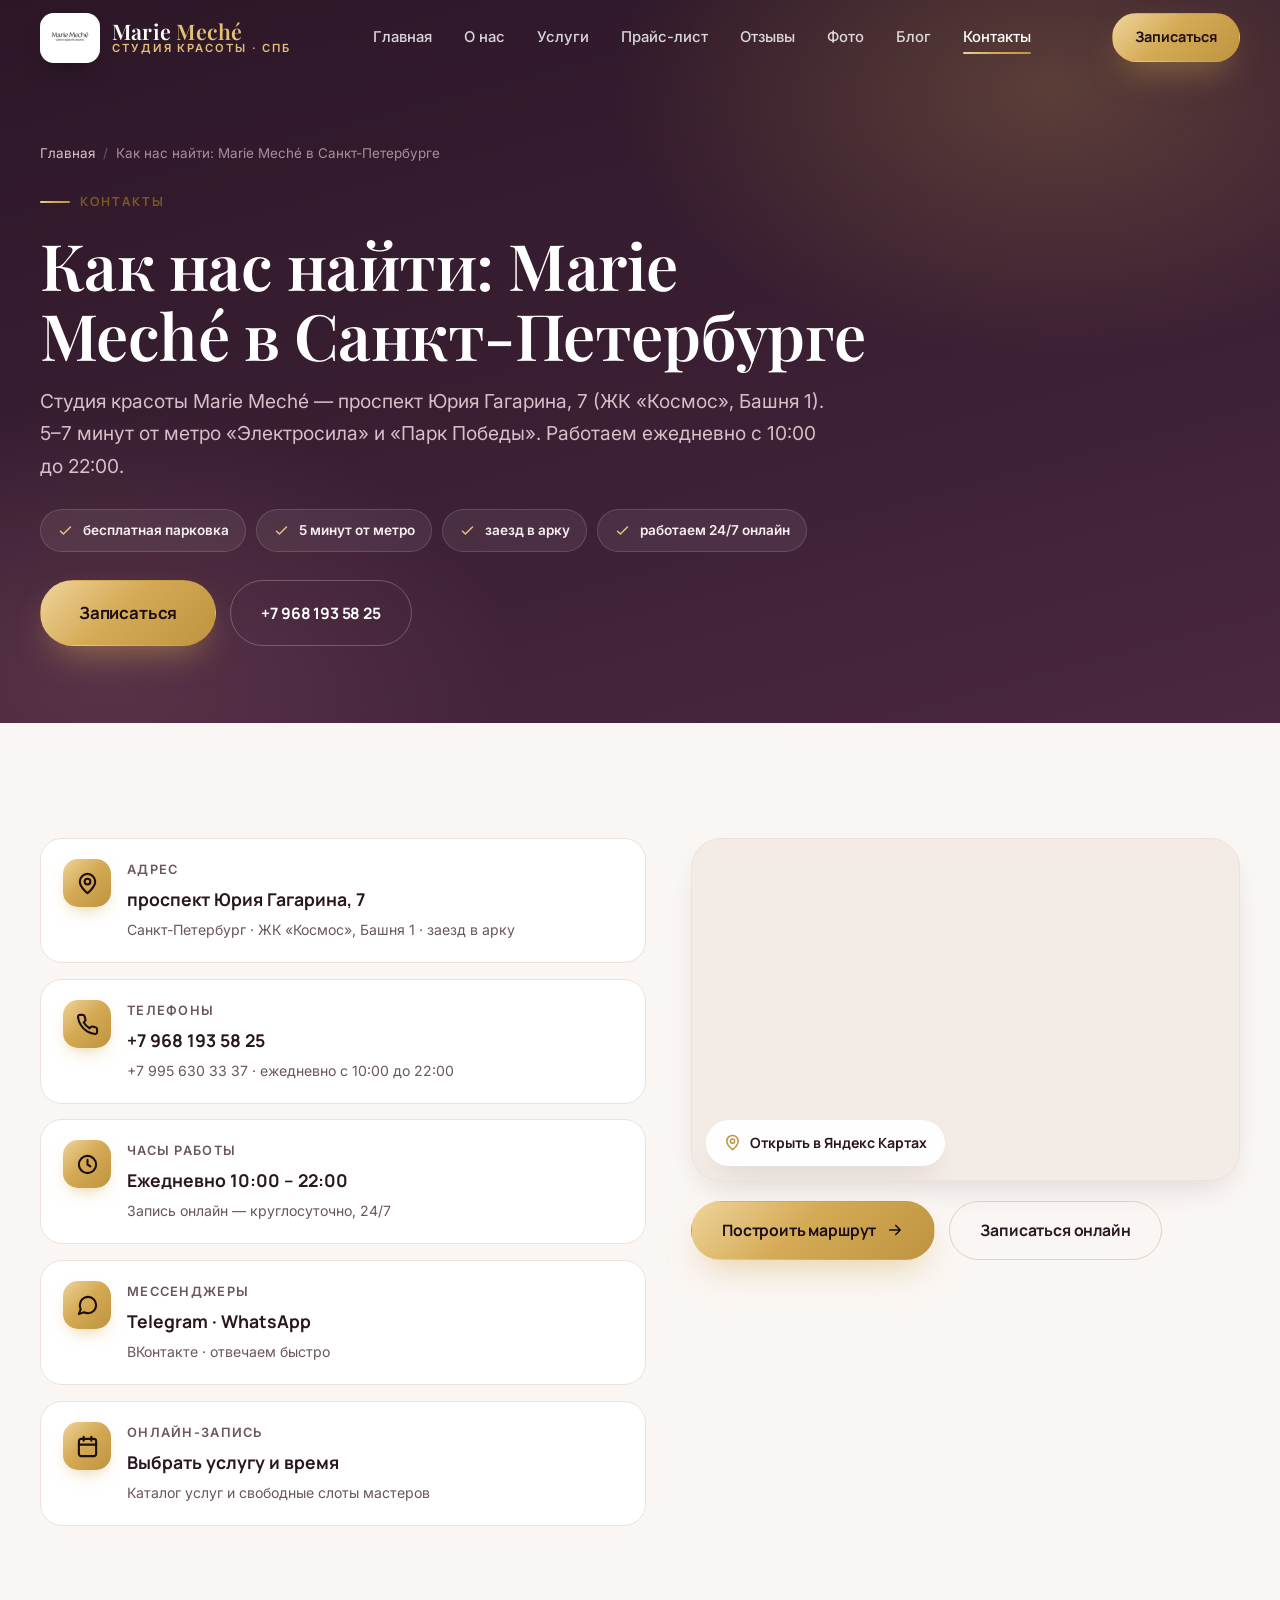
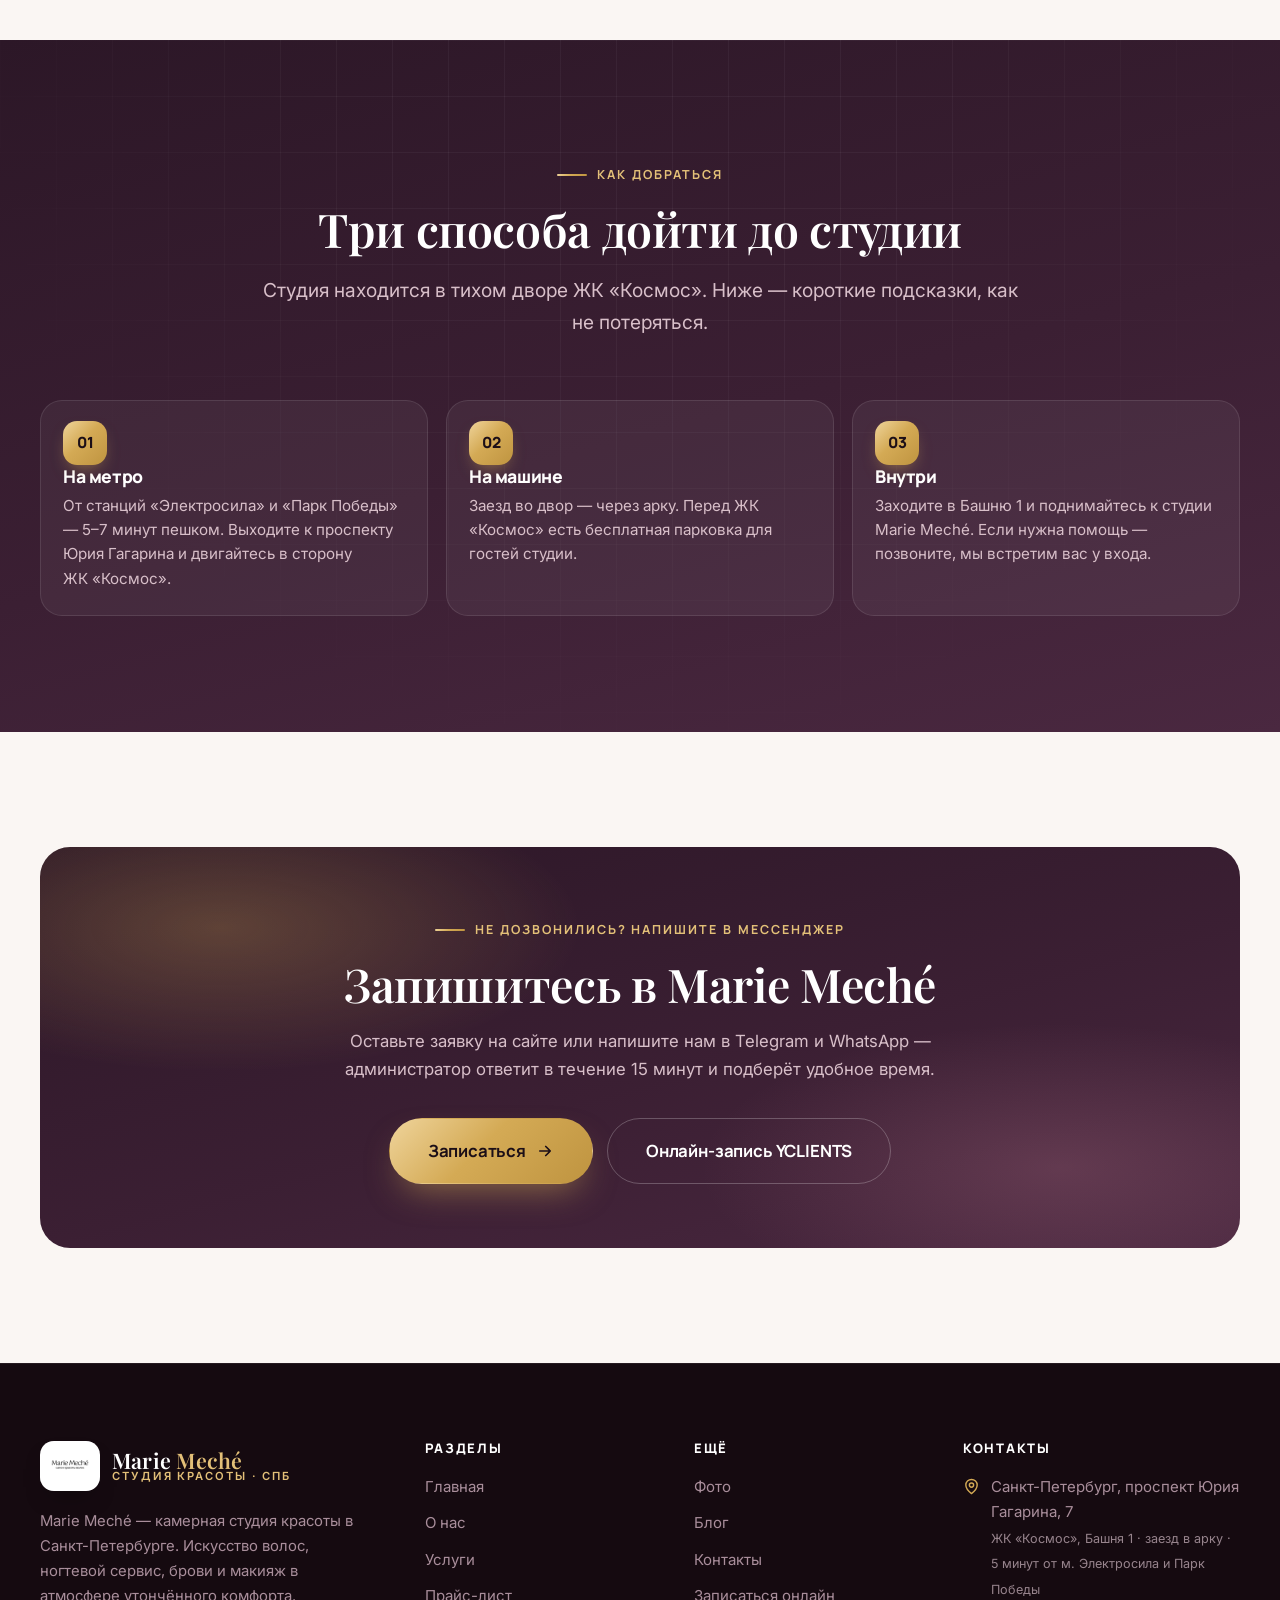
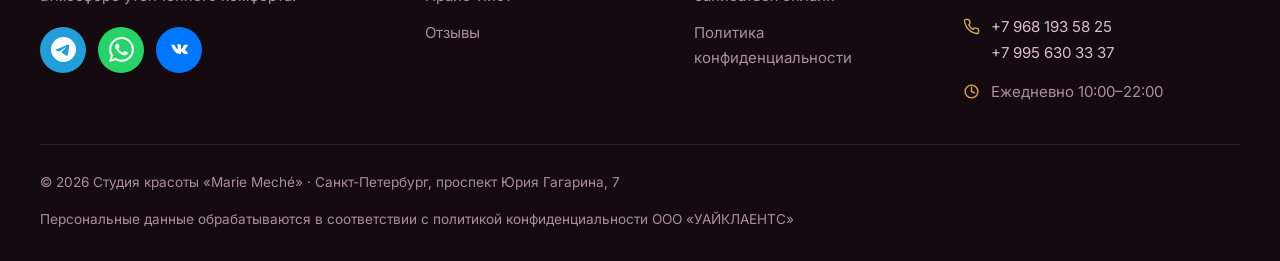
<file: contacts.html>
<!DOCTYPE html>
<html lang="ru">
<head>
  <meta charset="UTF-8">
  <meta name="viewport" content="width=device-width, initial-scale=1, viewport-fit=cover">
  <title>Контакты Marie Meché в СПб — проспект Юрия Гагарина, 7</title>
  <meta name="description" content="Контакты студии красоты Marie Meché в Санкт-Петербурге: адрес проспект Юрия Гагарина, 7 (ЖК «Космос»), телефоны, часы работы, карта и как добраться от метро Электросила.">
  <meta name="theme-color" content="#1c0f17">
  <link rel="preconnect" href="https://fonts.googleapis.com">
  <link rel="preconnect" href="https://fonts.gstatic.com" crossorigin>
  <link href="https://fonts.googleapis.com/css2?family=Manrope:wght@500;600;700;800&family=Inter:wght@400;500;600;700&family=Playfair+Display:ital,wght@0,500;0,600;0,700;1,500&display=swap" rel="stylesheet">
  <link rel="stylesheet" href="css/style.css?v=20261018">
  <link rel="icon" href="img/logo.png">
  <link rel="apple-touch-icon" href="img/logo.png">
  <link rel="canonical" href="https://system785.github.io/marie-meche/contacts.html">
  <meta property="og:type" content="website">
  <meta property="og:site_name" content="Marie Meché — студия красоты в Санкт-Петербурге">
  <meta property="og:locale" content="ru_RU">
  <meta property="og:title" content="Контакты Marie Meché в СПб — проспект Юрия Гагарина, 7">
  <meta property="og:description" content="Контакты студии красоты Marie Meché в Санкт-Петербурге: адрес проспект Юрия Гагарина, 7 (ЖК «Космос»), телефоны, часы работы, карта и как добраться от метро Электросила.">
  <meta property="og:url" content="https://system785.github.io/marie-meche/contacts.html">
  <meta property="og:image" content="https://system785.github.io/marie-meche/img/og-cover.jpg">
  <meta property="og:image:width" content="1200">
  <meta property="og:image:height" content="630">
  <meta property="og:image:alt" content="Студия красоты Marie Meché в Санкт-Петербурге">
  <meta name="twitter:card" content="summary_large_image">
  <meta name="twitter:title" content="Контакты Marie Meché в СПб — проспект Юрия Гагарина, 7">
  <meta name="twitter:description" content="Контакты студии красоты Marie Meché в Санкт-Петербурге: адрес проспект Юрия Гагарина, 7 (ЖК «Космос»), телефоны, часы работы, карта и как добраться от метро Электросила.">
  <meta name="twitter:image" content="https://system785.github.io/marie-meche/img/og-cover.jpg">
  <script type="application/ld+json">
  {
    "@context": "https://schema.org",
    "@type": "BeautySalon",
    "@id": "https://system785.github.io/marie-meche/#salon",
    "name": "Marie Meché",
    "url": "https://system785.github.io/marie-meche/contacts.html",
    "telephone": "+79681935825",
    "image": "https://system785.github.io/marie-meche/img/salon-1.jpg",
    "priceRange": "600–18000 RUB",
    "address": {
      "@type": "PostalAddress",
      "streetAddress": "проспект Юрия Гагарина, 7",
      "addressLocality": "Санкт-Петербург",
      "addressCountry": "RU"
    },
    "geo": { "@type": "GeoCoordinates", "latitude": 59.873328, "longitude": 30.335405 },
    "openingHoursSpecification": {
      "@type": "OpeningHoursSpecification",
      "dayOfWeek": ["Monday","Tuesday","Wednesday","Thursday","Friday","Saturday","Sunday"],
      "opens": "10:00", "closes": "22:00"
    },
    "hasMap": "https://yandex.ru/maps/org/marie_meche/214190318160/",
    "sameAs": ["https://t.me/mariemechee", "https://vk.ru/marie_meche", "https://wa.me/79956303337"]
  }
  </script>
</head>
<body>

<a class="skip-link" href="#main">Перейти к содержанию</a>
<div class="progress-bar" aria-hidden="true"></div>

<header class="header">
  <div class="container">
    <div class="header-inner">
      <a class="brand" href="index.html" aria-label="Marie Meché — студия красоты, на главную">
        <span class="brand-mark"><img src="img/logo.png" alt="Логотип студии красоты Marie Meché" width="46" height="46" decoding="async"></span>
        <span class="brand-text"><span class="brand-name">Marie <span class="accent">Meché</span></span><span class="brand-sub">студия красоты · СПб</span></span>
      </a>
      <nav class="nav" aria-label="Основная навигация">
        <a href="index.html">Главная</a><a href="about.html">О нас</a><a href="services.html">Услуги</a><a href="price.html">Прайс-лист</a><a href="reviews.html">Отзывы</a><a href="photo.html">Фото</a><a href="blog.html">Блог</a><a href="contacts.html" class="active">Контакты</a>
      </nav>
      <div class="header-cta">
        <a class="btn sm" href="request.html">Записаться</a>
        <button class="burger" type="button" aria-label="Открыть меню" aria-expanded="false" aria-controls="drawer">
          <span></span><span></span><span></span>
        </button>
      </div>
    </div>
  </div>
</header>

<nav class="drawer" id="drawer" aria-label="Мобильное меню">
  <a class="drawer-link" href="index.html">Главная</a><a class="drawer-link" href="about.html">О нас</a><a class="drawer-link" href="services.html">Услуги</a><a class="drawer-link" href="price.html">Прайс-лист</a><a class="drawer-link" href="reviews.html">Отзывы</a><a class="drawer-link" href="photo.html">Фото</a><a class="drawer-link" href="blog.html">Блог</a><a class="drawer-link active" href="contacts.html">Контакты</a>
  <a class="btn" href="request.html">Записаться онлайн</a>
  <div class="drawer-contacts">
    <a href="tel:+79681935825">+7 968 193 58 25</a><br>
    <a href="https://t.me/mariemechee">Telegram @mariemechee</a><br>
    <a href="https://wa.me/79956303337">WhatsApp</a>
  </div>
</nav>
<main id="main">
  <section class="page-hero">
    <div class="container">
      <nav class="crumbs" aria-label="Хлебные крошки"><a href="index.html">Главная</a><span class="sep">/</span><span>Как нас найти: Marie Meché в Санкт-Петербурге</span></nav>
      <span class="eyebrow">Контакты</span>
      <h1>Как нас найти: Marie Meché в Санкт-Петербурге</h1>
      <p class="lead">Студия красоты Marie Meché — проспект Юрия Гагарина, 7 (ЖК «Космос», Башня 1). 5–7 минут от метро «Электросила» и «Парк Победы». Работаем ежедневно с 10:00 до 22:00.</p>
      <div class="fact-row"><span class="fact"><svg viewBox="0 0 24 24" fill="none" stroke="currentColor" stroke-width="2.2" stroke-linecap="round" stroke-linejoin="round"><path d="m5 13 4 4L19 7"/></svg>бесплатная парковка</span><span class="fact"><svg viewBox="0 0 24 24" fill="none" stroke="currentColor" stroke-width="2.2" stroke-linecap="round" stroke-linejoin="round"><path d="m5 13 4 4L19 7"/></svg>5 минут от метро</span><span class="fact"><svg viewBox="0 0 24 24" fill="none" stroke="currentColor" stroke-width="2.2" stroke-linecap="round" stroke-linejoin="round"><path d="m5 13 4 4L19 7"/></svg>заезд в арку</span><span class="fact"><svg viewBox="0 0 24 24" fill="none" stroke="currentColor" stroke-width="2.2" stroke-linecap="round" stroke-linejoin="round"><path d="m5 13 4 4L19 7"/></svg>работаем 24/7 онлайн</span></div>
      <div class="btn-row"><a class="btn lg" href="request.html">Записаться</a><a class="btn ghost on-dark" href="tel:+79681935825">+7 968 193 58 25</a></div>
    </div>
  </section>

  <section class="section">
    <div class="container">
      <div class="contact-grid">
        <div class="contact-list" data-stagger>
          <div class="contact-item reveal">
          <span class="ci-icon"><svg viewBox="0 0 24 24" fill="none" stroke="currentColor" stroke-width="2.2" stroke-linecap="round" stroke-linejoin="round"><path d="M20 10c0 6-8 12-8 12s-8-6-8-12a8 8 0 0 1 16 0Z"/><circle cx="12" cy="10" r="3"/></svg></span>
          <div>
            <div class="ci-label">Адрес</div>
            <div class="ci-value"><a href="https://yandex.ru/maps/org/marie_meche/214190318160/" target="_blank" rel="noopener">проспект Юрия Гагарина, 7</a></div>
            <div class="ci-sub">Санкт-Петербург · ЖК «Космос», Башня 1 · заезд в арку</div>
          </div>
        </div><div class="contact-item reveal">
          <span class="ci-icon"><svg viewBox="0 0 24 24" fill="none" stroke="currentColor" stroke-width="2.2" stroke-linecap="round" stroke-linejoin="round"><path d="M22 16.9v3a2 2 0 0 1-2.2 2 19.8 19.8 0 0 1-8.6-3.1 19.5 19.5 0 0 1-6-6A19.8 19.8 0 0 1 2.1 4.2 2 2 0 0 1 4.1 2h3a2 2 0 0 1 2 1.7c.1 1 .4 1.9.7 2.8a2 2 0 0 1-.5 2.1L8.1 9.9a16 16 0 0 0 6 6l1.3-1.3a2 2 0 0 1 2.1-.4c.9.3 1.8.6 2.8.7a2 2 0 0 1 1.7 2Z"/></svg></span>
          <div>
            <div class="ci-label">Телефоны</div>
            <div class="ci-value"><a href="tel:+79681935825">+7 968 193 58 25</a></div>
            <div class="ci-sub"><a href="tel:+79956303337">+7 995 630 33 37</a> · ежедневно с 10:00 до 22:00</div>
          </div>
        </div><div class="contact-item reveal">
          <span class="ci-icon"><svg viewBox="0 0 24 24" fill="none" stroke="currentColor" stroke-width="2.2" stroke-linecap="round" stroke-linejoin="round"><circle cx="12" cy="12" r="9"/><path d="M12 7v5l3 2"/></svg></span>
          <div>
            <div class="ci-label">Часы работы</div>
            <div class="ci-value">Ежедневно 10:00 – 22:00</div>
            <div class="ci-sub">Запись онлайн — круглосуточно, 24/7</div>
          </div>
        </div><div class="contact-item reveal">
          <span class="ci-icon"><svg viewBox="0 0 24 24" fill="none" stroke="currentColor" stroke-width="2.2" stroke-linecap="round" stroke-linejoin="round"><path d="M21 11.5a8.4 8.4 0 0 1-9 8.5 8.5 8.5 0 0 1-3.8-.9L3 21l1.9-5.2A8.4 8.4 0 0 1 4 11.5 8.5 8.5 0 0 1 12.5 3 8.4 8.4 0 0 1 21 11.5Z"/></svg></span>
          <div>
            <div class="ci-label">Мессенджеры</div>
            <div class="ci-value"><a href="https://t.me/mariemechee" target="_blank" rel="noopener">Telegram</a> · <a href="https://wa.me/79956303337" target="_blank" rel="noopener">WhatsApp</a></div>
            <div class="ci-sub"><a href="https://vk.ru/marie_meche" target="_blank" rel="noopener">ВКонтакте</a> · отвечаем быстро</div>
          </div>
        </div><div class="contact-item reveal">
          <span class="ci-icon"><svg viewBox="0 0 24 24" fill="none" stroke="currentColor" stroke-width="2.2" stroke-linecap="round" stroke-linejoin="round"><rect x="3" y="4" width="18" height="18" rx="2.5"/><path d="M8 2v4M16 2v4M3 10h18"/></svg></span>
          <div>
            <div class="ci-label">Онлайн-запись</div>
            <div class="ci-value"><a href="https://n1615593.yclients.com/company/1451850" target="_blank" rel="noopener">Выбрать услугу и время</a></div>
            <div class="ci-sub">Каталог услуг и свободные слоты мастеров</div>
          </div>
        </div>
        </div>
        <div class="reveal">
          <div class="map-wrap">
            <iframe src="https://yandex.ru/map-widget/v1/org/marie_meche/214190318160/" title="Студия красоты Marie Meché на карте — проспект Юрия Гагарина, 7, Санкт-Петербург" loading="lazy" allowfullscreen referrerpolicy="no-referrer-when-downgrade"></iframe>
            <a class="map-link" href="https://yandex.ru/maps/org/marie_meche/214190318160/" target="_blank" rel="noopener"><svg viewBox="0 0 24 24" fill="none" stroke="currentColor" stroke-width="2.2" stroke-linecap="round" stroke-linejoin="round"><path d="M20 10c0 6-8 12-8 12s-8-6-8-12a8 8 0 0 1 16 0Z"/><circle cx="12" cy="10" r="3"/></svg> Открыть в Яндекс Картах</a>
          </div>
          <div class="btn-row" style="margin-top:20px">
            <a class="btn" href="https://yandex.ru/maps/?rtext=~59.873328,30.335405&rtt=auto" target="_blank" rel="noopener">Построить маршрут <svg viewBox="0 0 24 24" fill="none" stroke="currentColor" stroke-width="2.2" stroke-linecap="round" stroke-linejoin="round"><path d="M5 12h14M13 6l6 6-6 6"/></svg></a>
            <a class="btn ghost" href="https://n1615593.yclients.com/company/1451850" target="_blank" rel="noopener">Записаться онлайн</a>
          </div>
        </div>
      </div>
    </div>
  </section>

  <section class="section dark grid-texture">
    <div class="container">
      <header class="section-head center reveal">
        <span class="eyebrow center">Как добраться</span>
        <h2 class="section-title">Три способа дойти до студии</h2>
        <p class="lead">Студия находится в тихом дворе ЖК «Космос». Ниже — короткие подсказки, как не потеряться.</p>
      </header>
      <div class="steps steps-flow cols-3" data-stagger><article class="step reveal"><h3>На метро</h3><p>От станций «Электросила» и «Парк Победы» — 5–7 минут пешком. Выходите к проспекту Юрия Гагарина и двигайтесь в сторону ЖК «Космос».</p></article><article class="step reveal"><h3>На машине</h3><p>Заезд во двор — через арку. Перед ЖК «Космос» есть бесплатная парковка для гостей студии.</p></article><article class="step reveal"><h3>Внутри</h3><p>Заходите в Башню 1 и поднимайтесь к студии Marie Meché. Если нужна помощь — позвоните, мы встретим вас у входа.</p></article></div>
    </div>
  </section>

  <section class="section">
    <div class="container">
      <div class="cta-band reveal zoom">
        <span class="eyebrow center">Не дозвонились? Напишите в мессенджер</span>
        <h2>Запишитесь в Marie Meché</h2>
        <p>Оставьте заявку на сайте или напишите нам в Telegram и WhatsApp — администратор ответит в течение 15 минут и подберёт удобное время.</p>
        <div class="btn-row center">
          <a class="btn lg" href="request.html">Записаться
            <svg viewBox="0 0 24 24" fill="none" stroke="currentColor" stroke-width="2.2" stroke-linecap="round" stroke-linejoin="round"><path d="M5 12h14M13 6l6 6-6 6"/></svg>
          </a>
          <a class="btn lg ghost on-dark" href="https://n1615593.yclients.com/company/1451850">Онлайн-запись YCLIENTS</a>
        </div>
      </div>
    </div>
  </section>
</main>

<footer class="footer">
  <div class="container">
    <div class="footer-grid">
      <div>
        <a class="brand" href="index.html" aria-label="Marie Meché — студия красоты, на главную">
        <span class="brand-mark"><img src="img/logo.png" alt="Логотип студии красоты Marie Meché" width="46" height="46" decoding="async"></span>
        <span class="brand-text"><span class="brand-name">Marie <span class="accent">Meché</span></span><span class="brand-sub">студия красоты · СПб</span></span>
      </a>
        <p class="footer-about">Marie Meché — камерная студия красоты в Санкт-Петербурге. Искусство волос, ногтевой сервис, брови и макияж в атмосфере утончённого комфорта.</p>
        <div class="socials" style="margin-top:18px">
          <a class="social-btn tg" href="https://t.me/mariemechee" target="_blank" rel="noopener" title="Telegram" aria-label="Мы в Telegram"><svg viewBox="0 0 24 24" fill="currentColor" aria-hidden="true" focusable="false"><path d="M11.944 0A12 12 0 0 0 0 12a12 12 0 0 0 12 12 12 12 0 0 0 12-12A12 12 0 0 0 12 0a12 12 0 0 0-.056 0zm4.962 7.224c.1-.002.321.023.465.14a.506.506 0 0 1 .171.325c.016.093.036.306.02.472-.18 1.898-.962 6.502-1.36 8.627-.168.9-.499 1.201-.82 1.23-.696.065-1.225-.46-1.9-.902-1.056-.693-1.653-1.124-2.678-1.8-1.185-.78-.417-1.21.258-1.91.177-.184 3.247-2.977 3.307-3.23.007-.032.014-.15-.056-.212s-.174-.041-.249-.024c-.106.024-1.793 1.14-5.061 3.345-.48.33-.913.49-1.302.48-.428-.008-1.252-.241-1.865-.44-.752-.245-1.349-.374-1.297-.789.027-.216.325-.437.893-.663 3.498-1.524 5.83-2.529 6.998-3.014 3.332-1.386 4.025-1.627 4.476-1.635z"/></svg><span class="sr-only">Telegram</span></a>
          <a class="social-btn wa" href="https://wa.me/79956303337" target="_blank" rel="noopener" title="WhatsApp" aria-label="Мы в WhatsApp"><svg viewBox="0 0 24 24" fill="currentColor" aria-hidden="true" focusable="false"><path d="M17.472 14.382c-.297-.149-1.758-.867-2.03-.967-.273-.099-.471-.148-.67.15-.197.297-.767.966-.94 1.164-.173.199-.347.223-.644.075-.297-.15-1.255-.463-2.39-1.475-.883-.788-1.48-1.761-1.653-2.059-.173-.297-.018-.458.13-.606.134-.133.298-.347.446-.52.149-.174.198-.298.298-.497.099-.198.05-.371-.025-.52-.075-.149-.669-1.612-.916-2.207-.242-.579-.487-.5-.669-.51-.173-.008-.371-.01-.57-.01-.198 0-.52.074-.792.372-.272.297-1.04 1.016-1.04 2.479 0 1.462 1.065 2.875 1.213 3.074.149.198 2.096 3.2 5.077 4.487.709.306 1.262.489 1.694.625.712.227 1.36.195 1.871.118.571-.085 1.758-.719 2.006-1.413.248-.694.248-1.289.173-1.413-.074-.124-.272-.198-.57-.347m-5.421 7.403h-.004a9.87 9.87 0 01-5.031-1.378l-.361-.214-3.741.982.998-3.648-.235-.374a9.86 9.86 0 01-1.51-5.26c.001-5.45 4.436-9.884 9.888-9.884 2.64 0 5.122 1.03 6.988 2.898a9.825 9.825 0 012.893 6.994c-.003 5.45-4.437 9.884-9.885 9.884m8.413-18.297A11.815 11.815 0 0012.05 0C5.495 0 .16 5.335.157 11.892c0 2.096.547 4.142 1.588 5.945L.057 24l6.305-1.654a11.882 11.882 0 005.683 1.448h.005c6.554 0 11.89-5.335 11.893-11.893a11.821 11.821 0 00-3.48-8.413Z"/></svg><span class="sr-only">WhatsApp</span></a>
          <a class="social-btn vk" href="https://vk.ru/marie_meche" target="_blank" rel="noopener" title="ВКонтакте" aria-label="Мы во ВКонтакте"><svg viewBox="0 0 24 24" fill="currentColor" aria-hidden="true" focusable="false"><path d="M12.785 16.241s.288-.032.436-.194c.136-.148.132-.427.132-.427s-.02-1.304.576-1.496c.588-.19 1.341 1.26 2.14 1.818.605.422 1.064.33 1.064.33l2.137-.03s1.117-.071.587-.964c-.043-.073-.308-.661-1.588-1.87-1.34-1.264-1.16-1.059.454-3.246.983-1.332 1.376-2.145 1.253-2.493-.117-.332-.84-.244-.84-.244l-2.406.015s-.178-.025-.31.056c-.13.079-.212.262-.212.262s-.382 1.03-.89 1.907c-1.07 1.85-1.499 1.948-1.674 1.832-.407-.267-.305-1.075-.305-1.649 0-1.793.267-2.54-.521-2.733-.262-.065-.454-.107-1.123-.114-.858-.009-1.585.003-1.996.208-.274.136-.485.44-.356.457.159.022.519.099.71.363.246.341.237 1.107.237 1.107s.142 2.11-.33 2.371c-.325.18-.77-.187-1.725-1.865-.489-.859-.859-1.81-.859-1.81s-.07-.176-.198-.272c-.154-.115-.37-.151-.37-.151l-2.286.015s-.343.01-.469.161c-.112.135-.009.413-.009.413s1.79 4.258 3.817 6.403c1.858 1.967 3.968 1.838 3.968 1.838z"/></svg><span class="sr-only">ВКонтакте</span></a>
        </div>
      </div>

      <div>
        <h3>Разделы</h3>
        <div class="footer-links"><a href="index.html">Главная</a><a href="about.html">О нас</a><a href="services.html">Услуги</a><a href="price.html">Прайс-лист</a><a href="reviews.html">Отзывы</a></div>
      </div>

      <div>
        <h3>Ещё</h3>
        <div class="footer-links"><a href="photo.html">Фото</a><a href="blog.html">Блог</a><a href="contacts.html">Контакты</a><a href="request.html">Записаться онлайн</a><a href="privacy.html">Политика конфиденциальности</a></div>
      </div>

      <div>
        <h3>Контакты</h3>
        <div class="footer-contact">
          <div class="fc-row">
            <svg viewBox="0 0 24 24" fill="none" stroke="currentColor" stroke-width="2" stroke-linecap="round" stroke-linejoin="round"><path d="M20 10c0 6-8 12-8 12s-8-6-8-12a8 8 0 0 1 16 0Z"/><circle cx="12" cy="10" r="3"/></svg>
            <span>Санкт-Петербург, проспект Юрия Гагарина, 7<br><span class="muted" style="font-size:.84em">ЖК «Космос», Башня 1 · заезд в арку · 5 минут от м. Электросила и Парк Победы</span></span>
          </div>
          <div class="fc-row">
            <svg viewBox="0 0 24 24" fill="none" stroke="currentColor" stroke-width="2" stroke-linecap="round" stroke-linejoin="round"><path d="M22 16.9v3a2 2 0 0 1-2.2 2 19.8 19.8 0 0 1-8.6-3.1 19.5 19.5 0 0 1-6-6A19.8 19.8 0 0 1 2.1 4.2 2 2 0 0 1 4.1 2h3a2 2 0 0 1 2 1.7c.1 1 .4 1.9.7 2.8a2 2 0 0 1-.5 2.1L8.1 9.9a16 16 0 0 0 6 6l1.3-1.3a2 2 0 0 1 2.1-.4c.9.3 1.8.6 2.8.7a2 2 0 0 1 1.7 2Z"/></svg>
            <span><a href="tel:+79681935825">+7 968 193 58 25</a><br><a href="tel:+79956303337">+7 995 630 33 37</a></span>
          </div>
          <div class="fc-row">
            <svg viewBox="0 0 24 24" fill="none" stroke="currentColor" stroke-width="2" stroke-linecap="round" stroke-linejoin="round"><path d="M12 6v6l4 2"/><circle cx="12" cy="12" r="9"/></svg>
            <span>Ежедневно 10:00–22:00</span>
          </div>
        </div>
      </div>
    </div>

    <div class="footer-bottom">
      <span>© <span data-year>2026</span> Студия красоты «Marie Meché» · Санкт-Петербург, проспект Юрия Гагарина, 7</span>
      <span>Персональные данные обрабатываются в соответствии с <a href="privacy.html">политикой конфиденциальности</a> ООО «УАЙКЛАЕНТС»</span>
    </div>
  </div>
</footer>

<div class="float-cta" aria-label="Быстрая запись">
  <a class="btn" href="request.html">Записаться</a>
  <a class="btn ghost" href="tel:+79681935825">Позвонить</a>
</div>

<button class="to-top" type="button" aria-label="Наверх">
  <svg viewBox="0 0 24 24" fill="none" stroke="currentColor" stroke-width="2.4" stroke-linecap="round" stroke-linejoin="round"><path d="m6 15 6-6 6 6"/></svg>
</button>

<script src="js/main.js?v=20261018"></script>
</body>
</html>
</file>
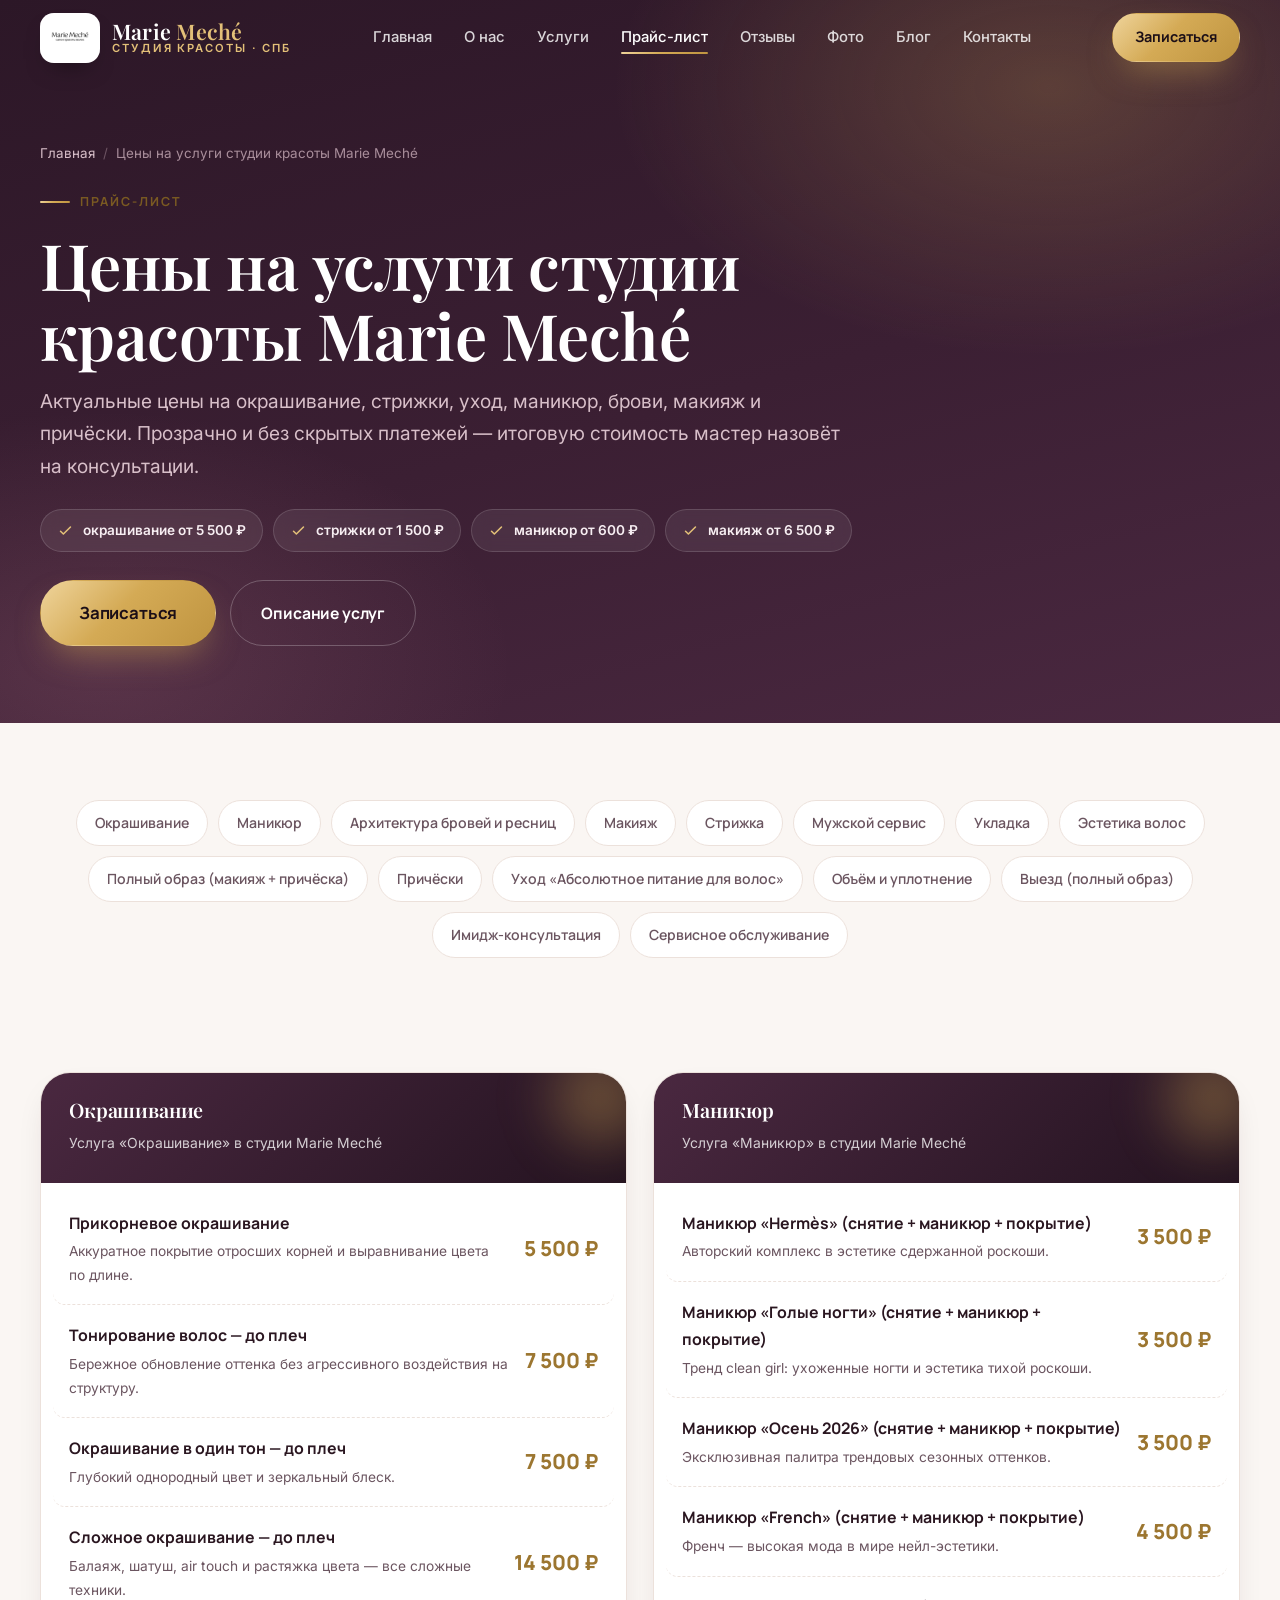
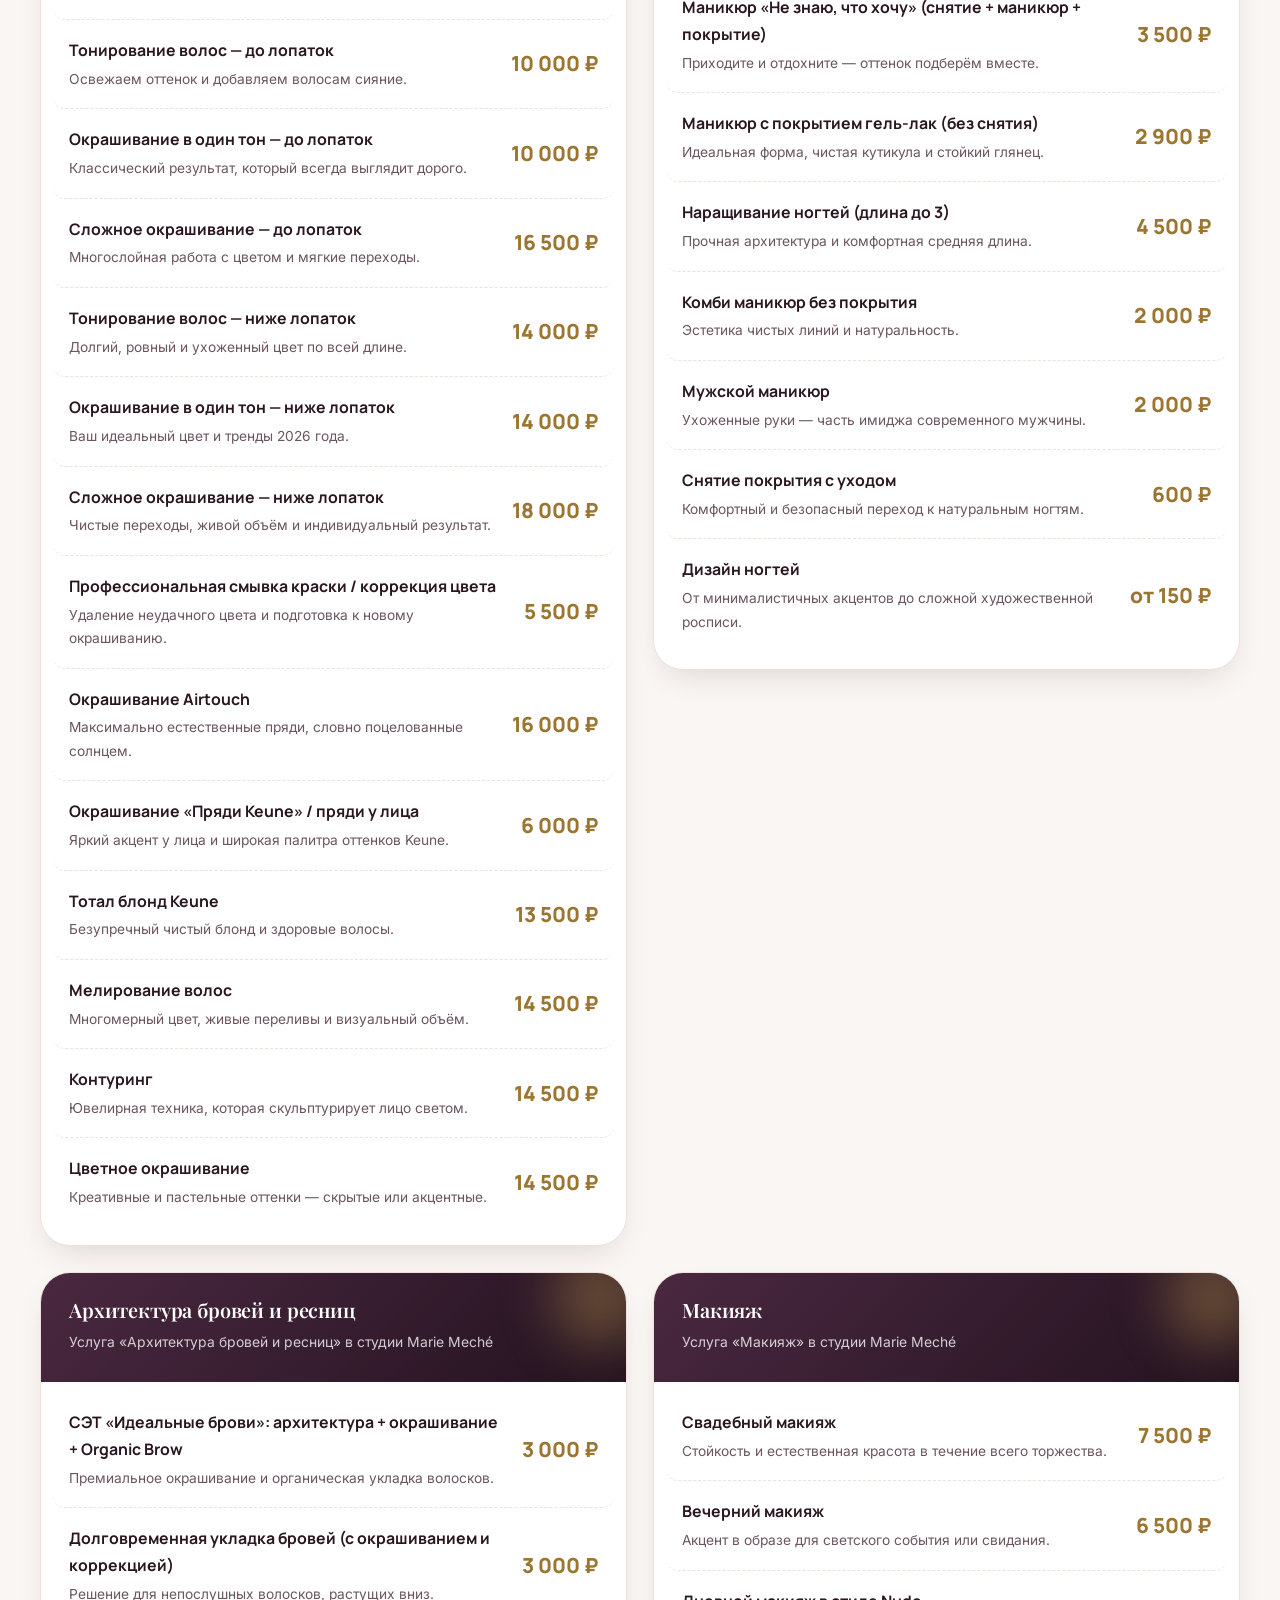
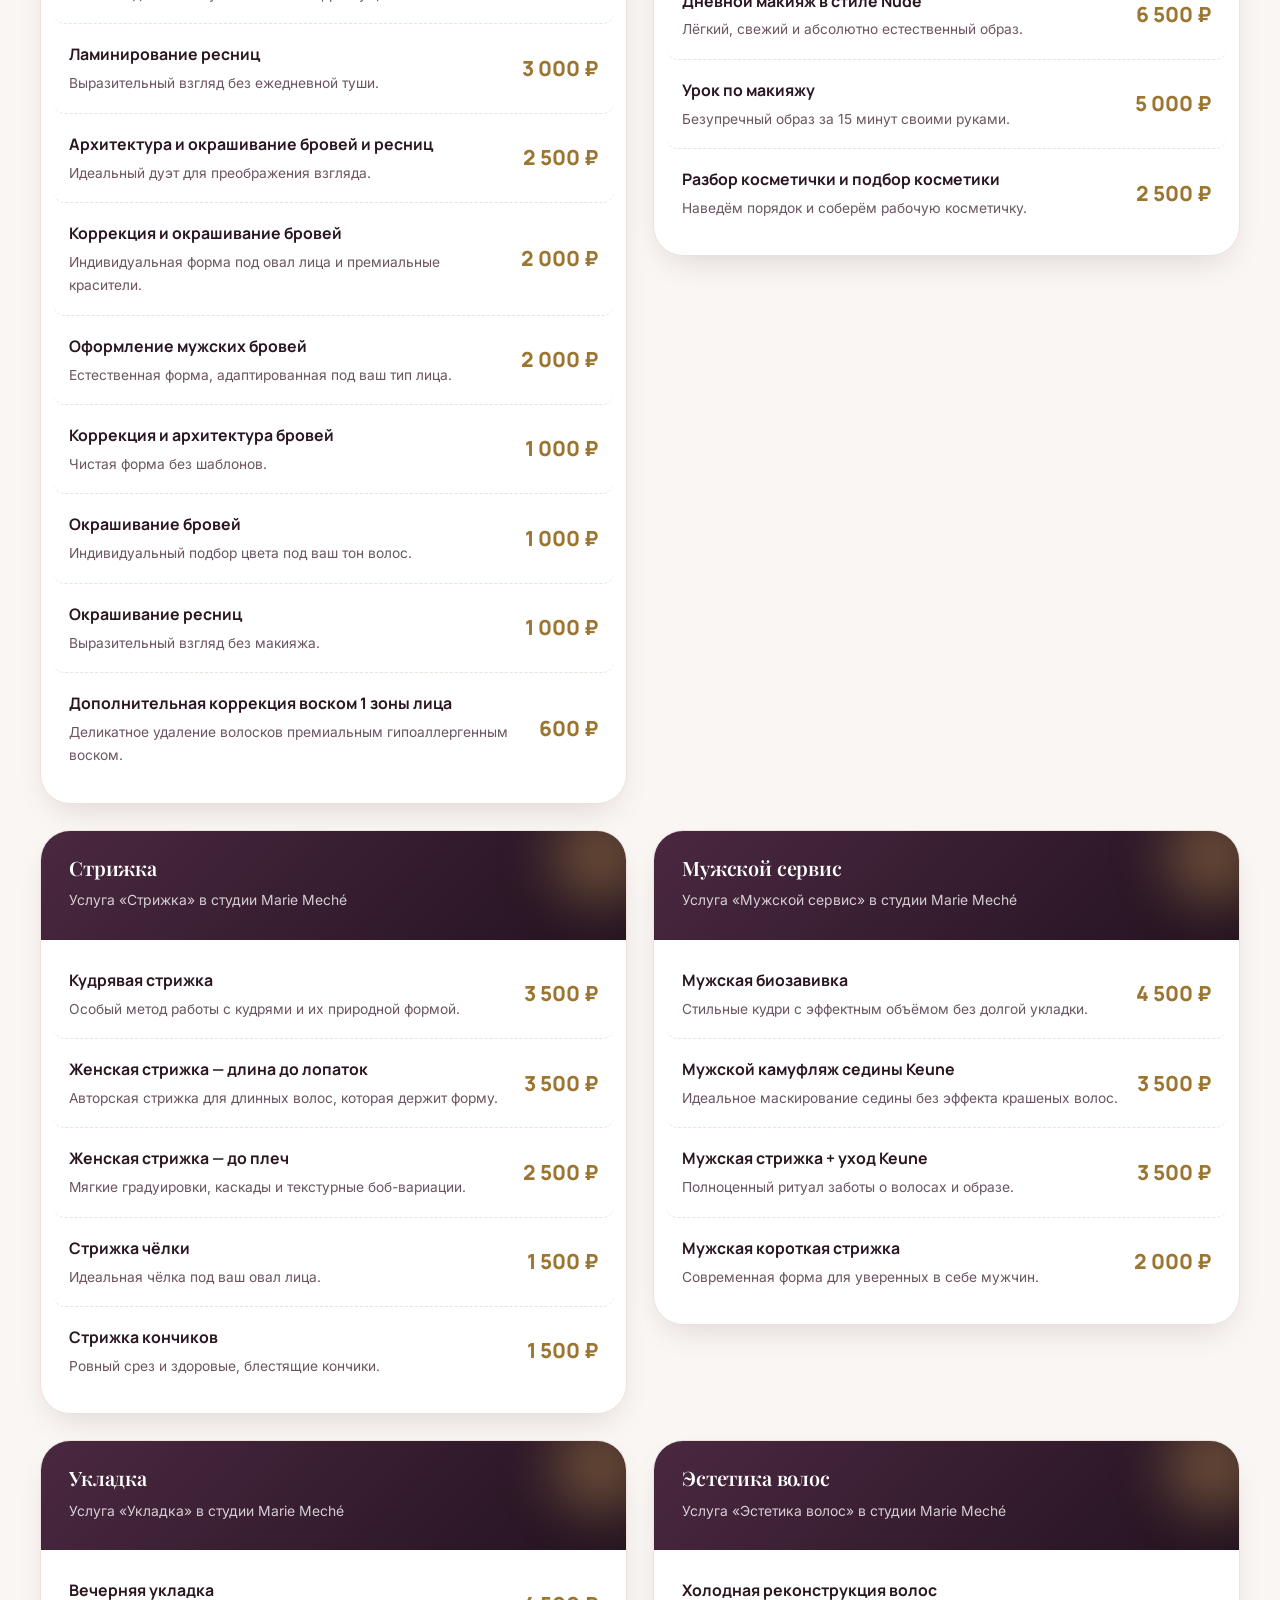
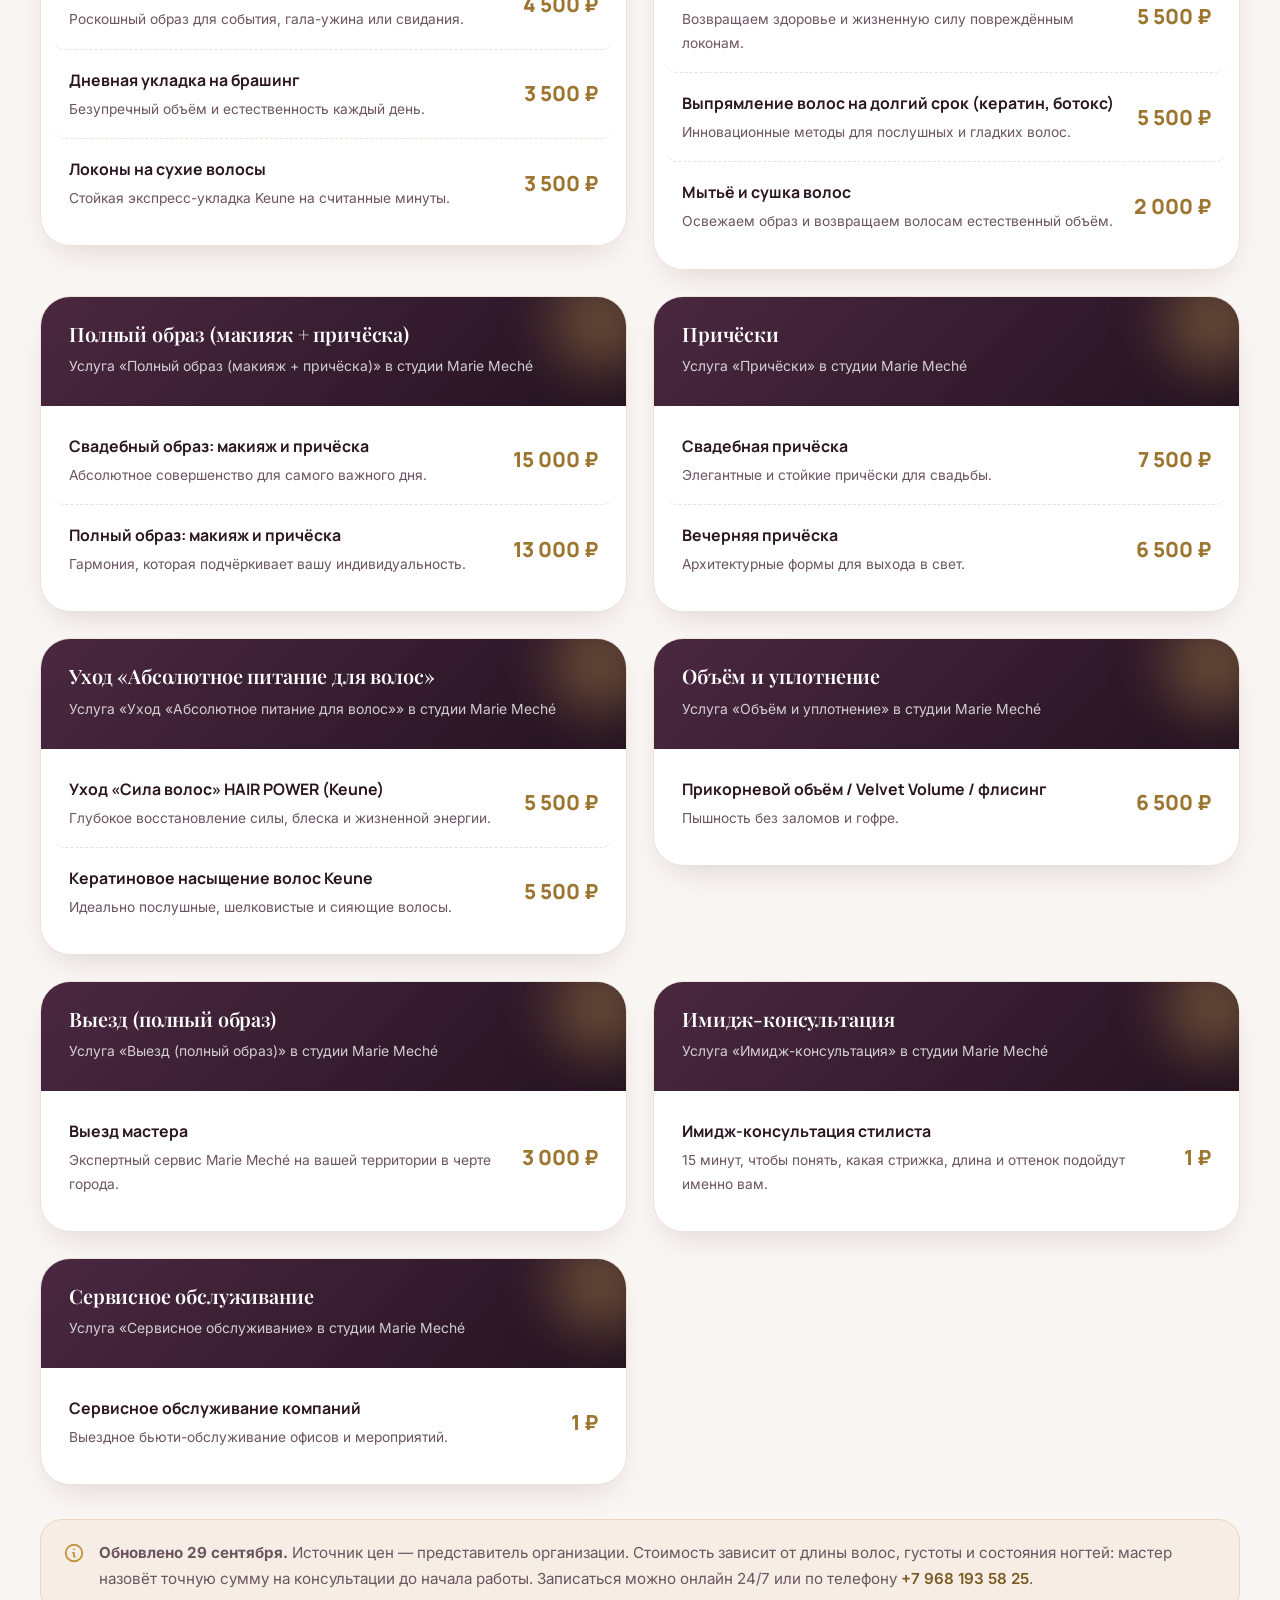
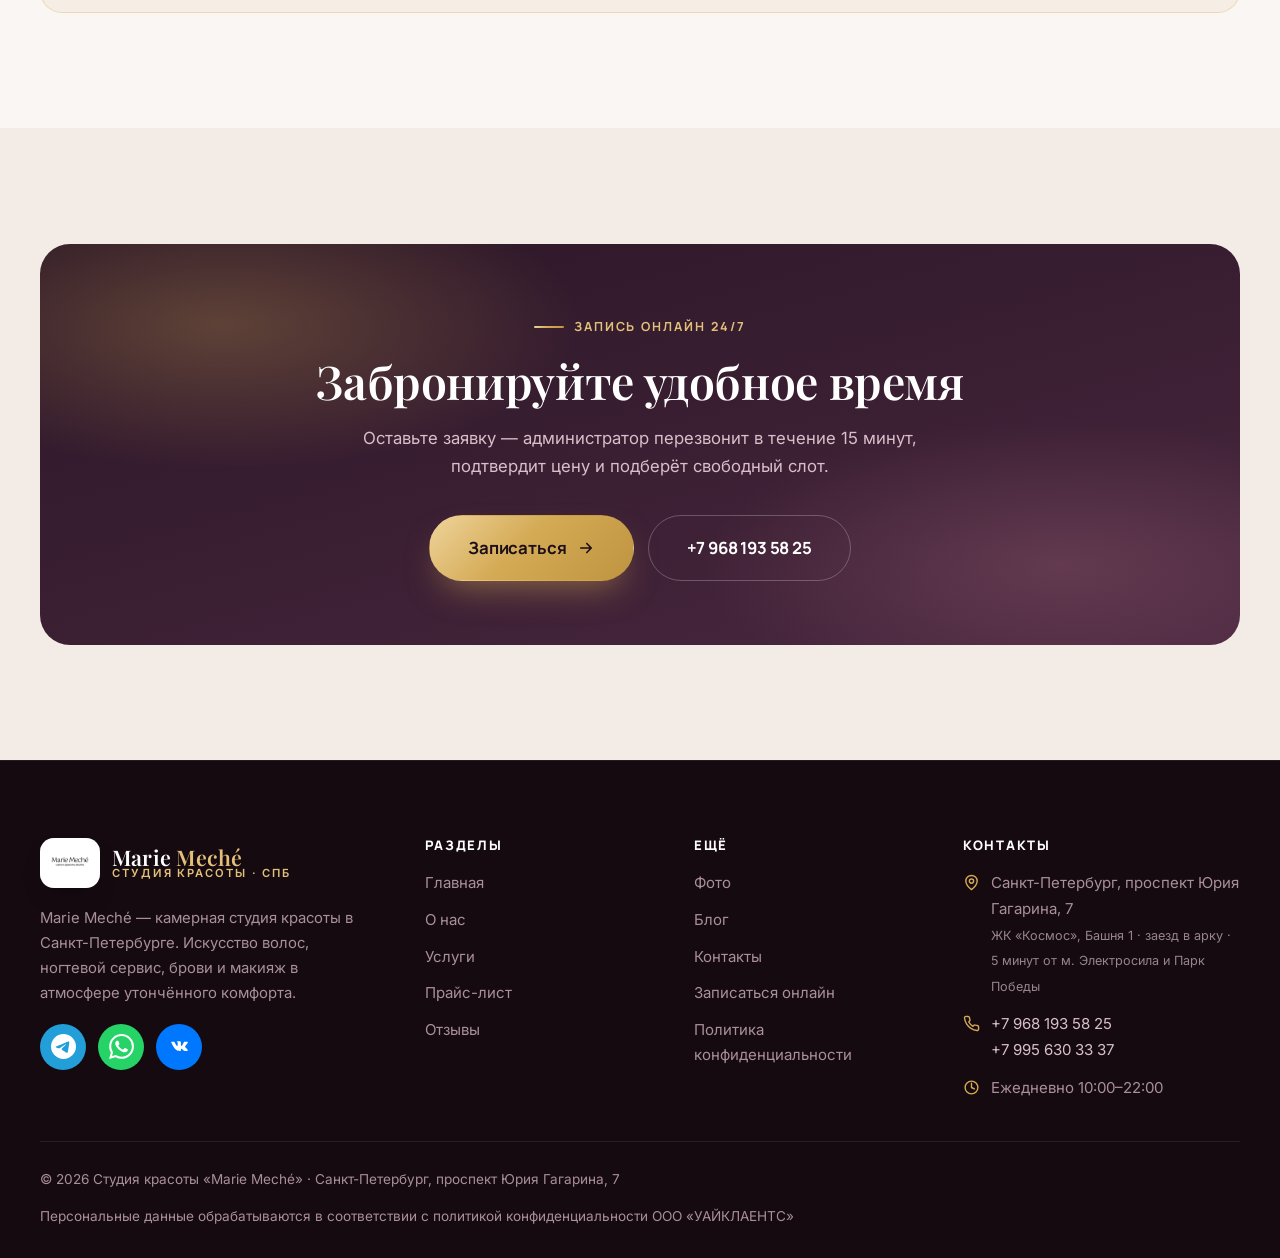
<file: price.html>
<!DOCTYPE html>
<html lang="ru">
<head>
  <meta charset="UTF-8">
  <meta name="viewport" content="width=device-width, initial-scale=1, viewport-fit=cover">
  <title>Прайс-лист студии красоты Marie Meché в Санкт-Петербурге</title>
  <meta name="description" content="Прайс-лист студии красоты Marie Meché: цены на окрашивание, стрижки, уход за волосами, маникюр, брови и ресницы, макияж, причёски и выезд мастера. Актуально на 2026 год.">
  <meta name="theme-color" content="#1c0f17">
  <link rel="preconnect" href="https://fonts.googleapis.com">
  <link rel="preconnect" href="https://fonts.gstatic.com" crossorigin>
  <link href="https://fonts.googleapis.com/css2?family=Manrope:wght@500;600;700;800&family=Inter:wght@400;500;600;700&family=Playfair+Display:ital,wght@0,500;0,600;0,700;1,500&display=swap" rel="stylesheet">
  <link rel="stylesheet" href="css/style.css?v=20261018">
  <link rel="icon" href="img/logo.png">
  <link rel="apple-touch-icon" href="img/logo.png">
  <link rel="canonical" href="https://system785.github.io/marie-meche/price.html">
  <meta property="og:type" content="website">
  <meta property="og:site_name" content="Marie Meché — студия красоты в Санкт-Петербурге">
  <meta property="og:locale" content="ru_RU">
  <meta property="og:title" content="Прайс-лист студии красоты Marie Meché в Санкт-Петербурге">
  <meta property="og:description" content="Прайс-лист студии красоты Marie Meché: цены на окрашивание, стрижки, уход за волосами, маникюр, брови и ресницы, макияж, причёски и выезд мастера. Актуально на 2026 год.">
  <meta property="og:url" content="https://system785.github.io/marie-meche/price.html">
  <meta property="og:image" content="https://system785.github.io/marie-meche/img/og-cover.jpg">
  <meta property="og:image:width" content="1200">
  <meta property="og:image:height" content="630">
  <meta property="og:image:alt" content="Студия красоты Marie Meché в Санкт-Петербурге">
  <meta name="twitter:card" content="summary_large_image">
  <meta name="twitter:title" content="Прайс-лист студии красоты Marie Meché в Санкт-Петербурге">
  <meta name="twitter:description" content="Прайс-лист студии красоты Marie Meché: цены на окрашивание, стрижки, уход за волосами, маникюр, брови и ресницы, макияж, причёски и выезд мастера. Актуально на 2026 год.">
  <meta name="twitter:image" content="https://system785.github.io/marie-meche/img/og-cover.jpg">
  <script type="application/ld+json">
  {
    "@context": "https://schema.org",
    "@type": "OfferCatalog",
    "name": "Прайс-лист студии красоты Marie Meché",
    "url": "https://system785.github.io/marie-meche/price.html",
    "provider": { "@id": "https://system785.github.io/marie-meche/#salon" }
  }
  </script>
</head>
<body>

<a class="skip-link" href="#main">Перейти к содержанию</a>
<div class="progress-bar" aria-hidden="true"></div>

<header class="header">
  <div class="container">
    <div class="header-inner">
      <a class="brand" href="index.html" aria-label="Marie Meché — студия красоты, на главную">
        <span class="brand-mark"><img src="img/logo.png" alt="Логотип студии красоты Marie Meché" width="46" height="46" decoding="async"></span>
        <span class="brand-text"><span class="brand-name">Marie <span class="accent">Meché</span></span><span class="brand-sub">студия красоты · СПб</span></span>
      </a>
      <nav class="nav" aria-label="Основная навигация">
        <a href="index.html">Главная</a><a href="about.html">О нас</a><a href="services.html">Услуги</a><a href="price.html" class="active">Прайс-лист</a><a href="reviews.html">Отзывы</a><a href="photo.html">Фото</a><a href="blog.html">Блог</a><a href="contacts.html">Контакты</a>
      </nav>
      <div class="header-cta">
        <a class="btn sm" href="request.html">Записаться</a>
        <button class="burger" type="button" aria-label="Открыть меню" aria-expanded="false" aria-controls="drawer">
          <span></span><span></span><span></span>
        </button>
      </div>
    </div>
  </div>
</header>

<nav class="drawer" id="drawer" aria-label="Мобильное меню">
  <a class="drawer-link" href="index.html">Главная</a><a class="drawer-link" href="about.html">О нас</a><a class="drawer-link" href="services.html">Услуги</a><a class="drawer-link active" href="price.html">Прайс-лист</a><a class="drawer-link" href="reviews.html">Отзывы</a><a class="drawer-link" href="photo.html">Фото</a><a class="drawer-link" href="blog.html">Блог</a><a class="drawer-link" href="contacts.html">Контакты</a>
  <a class="btn" href="request.html">Записаться онлайн</a>
  <div class="drawer-contacts">
    <a href="tel:+79681935825">+7 968 193 58 25</a><br>
    <a href="https://t.me/mariemechee">Telegram @mariemechee</a><br>
    <a href="https://wa.me/79956303337">WhatsApp</a>
  </div>
</nav>
<main id="main">
  <section class="page-hero">
    <div class="container">
      <nav class="crumbs" aria-label="Хлебные крошки"><a href="index.html">Главная</a><span class="sep">/</span><span>Цены на услуги студии красоты Marie Meché</span></nav>
      <span class="eyebrow">Прайс-лист</span>
      <h1>Цены на услуги студии красоты Marie Meché</h1>
      <p class="lead">Актуальные цены на окрашивание, стрижки, уход, маникюр, брови, макияж и причёски. Прозрачно и без скрытых платежей — итоговую стоимость мастер назовёт на консультации.</p>
      <div class="fact-row"><span class="fact"><svg viewBox="0 0 24 24" fill="none" stroke="currentColor" stroke-width="2.2" stroke-linecap="round" stroke-linejoin="round"><path d="m5 13 4 4L19 7"/></svg>окрашивание от 5 500 ₽</span><span class="fact"><svg viewBox="0 0 24 24" fill="none" stroke="currentColor" stroke-width="2.2" stroke-linecap="round" stroke-linejoin="round"><path d="m5 13 4 4L19 7"/></svg>стрижки от 1 500 ₽</span><span class="fact"><svg viewBox="0 0 24 24" fill="none" stroke="currentColor" stroke-width="2.2" stroke-linecap="round" stroke-linejoin="round"><path d="m5 13 4 4L19 7"/></svg>маникюр от 600 ₽</span><span class="fact"><svg viewBox="0 0 24 24" fill="none" stroke="currentColor" stroke-width="2.2" stroke-linecap="round" stroke-linejoin="round"><path d="m5 13 4 4L19 7"/></svg>макияж от 6 500 ₽</span></div>
      <div class="btn-row"><a class="btn lg" href="request.html">Записаться</a><a class="btn ghost on-dark" href="services.html">Описание услуг</a></div>
    </div>
  </section>

  <section class="section tight">
    <div class="container">
      <div class="chips reveal" style="justify-content:center"><a class="chip" href="#okrashivanie">Окрашивание</a><a class="chip" href="#manikyur">Маникюр</a><a class="chip" href="#brovi-resnicy">Архитектура бровей и ресниц</a><a class="chip" href="#makiyazh">Макияж</a><a class="chip" href="#strizhka">Стрижка</a><a class="chip" href="#muzhskoy">Мужской сервис</a><a class="chip" href="#ukladka">Укладка</a><a class="chip" href="#estetika-volos">Эстетика волос</a><a class="chip" href="#polnyy-obraz">Полный образ (макияж + причёска)</a><a class="chip" href="#pricheski">Причёски</a><a class="chip" href="#uhod">Уход «Абсолютное питание для волос»</a><a class="chip" href="#obem">Объём и уплотнение</a><a class="chip" href="#vyezd">Выезд (полный образ)</a><a class="chip" href="#imidzh">Имидж-консультация</a><a class="chip" href="#servis">Сервисное обслуживание</a></div>
    </div>
  </section>

  <section class="section" style="padding-top:0">
    <div class="container">
      <div class="price-grid"><div class="price-card full" id="okrashivanie">
      <div class="price-head">
        <h2>Окрашивание</h2>
        <span class="metro">Услуга «Окрашивание» в студии Marie Meché</span>
      </div>
      <div class="price-body"><div class="price-row"><div class="pl"><b>Прикорневое окрашивание</b><span class="desc">Аккуратное покрытие отросших корней и выравнивание цвета по длине.</span></div><div class="pv">5 500 ₽</div></div><div class="price-row"><div class="pl"><b>Тонирование волос — до плеч</b><span class="desc">Бережное обновление оттенка без агрессивного воздействия на структуру.</span></div><div class="pv">7 500 ₽</div></div><div class="price-row"><div class="pl"><b>Окрашивание в один тон — до плеч</b><span class="desc">Глубокий однородный цвет и зеркальный блеск.</span></div><div class="pv">7 500 ₽</div></div><div class="price-row"><div class="pl"><b>Сложное окрашивание — до плеч</b><span class="desc">Балаяж, шатуш, air touch и растяжка цвета — все сложные техники.</span></div><div class="pv">14 500 ₽</div></div><div class="price-row"><div class="pl"><b>Тонирование волос — до лопаток</b><span class="desc">Освежаем оттенок и добавляем волосам сияние.</span></div><div class="pv">10 000 ₽</div></div><div class="price-row"><div class="pl"><b>Окрашивание в один тон — до лопаток</b><span class="desc">Классический результат, который всегда выглядит дорого.</span></div><div class="pv">10 000 ₽</div></div><div class="price-row"><div class="pl"><b>Сложное окрашивание — до лопаток</b><span class="desc">Многослойная работа с цветом и мягкие переходы.</span></div><div class="pv">16 500 ₽</div></div><div class="price-row"><div class="pl"><b>Тонирование волос — ниже лопаток</b><span class="desc">Долгий, ровный и ухоженный цвет по всей длине.</span></div><div class="pv">14 000 ₽</div></div><div class="price-row"><div class="pl"><b>Окрашивание в один тон — ниже лопаток</b><span class="desc">Ваш идеальный цвет и тренды 2026 года.</span></div><div class="pv">14 000 ₽</div></div><div class="price-row"><div class="pl"><b>Сложное окрашивание — ниже лопаток</b><span class="desc">Чистые переходы, живой объём и индивидуальный результат.</span></div><div class="pv">18 000 ₽</div></div><div class="price-row"><div class="pl"><b>Профессиональная смывка краски / коррекция цвета</b><span class="desc">Удаление неудачного цвета и подготовка к новому окрашиванию.</span></div><div class="pv">5 500 ₽</div></div><div class="price-row"><div class="pl"><b>Окрашивание Airtouch</b><span class="desc">Максимально естественные пряди, словно поцелованные солнцем.</span></div><div class="pv">16 000 ₽</div></div><div class="price-row"><div class="pl"><b>Окрашивание «Пряди Keune» / пряди у лица</b><span class="desc">Яркий акцент у лица и широкая палитра оттенков Keune.</span></div><div class="pv">6 000 ₽</div></div><div class="price-row"><div class="pl"><b>Тотал блонд Keune</b><span class="desc">Безупречный чистый блонд и здоровые волосы.</span></div><div class="pv">13 500 ₽</div></div><div class="price-row"><div class="pl"><b>Мелирование волос</b><span class="desc">Многомерный цвет, живые переливы и визуальный объём.</span></div><div class="pv">14 500 ₽</div></div><div class="price-row"><div class="pl"><b>Контуринг</b><span class="desc">Ювелирная техника, которая скульптурирует лицо светом.</span></div><div class="pv">14 500 ₽</div></div><div class="price-row"><div class="pl"><b>Цветное окрашивание</b><span class="desc">Креативные и пастельные оттенки — скрытые или акцентные.</span></div><div class="pv">14 500 ₽</div></div></div>
    </div><div class="price-card full" id="manikyur">
      <div class="price-head">
        <h2>Маникюр</h2>
        <span class="metro">Услуга «Маникюр» в студии Marie Meché</span>
      </div>
      <div class="price-body"><div class="price-row"><div class="pl"><b>Маникюр «Hermès» (снятие + маникюр + покрытие)</b><span class="desc">Авторский комплекс в эстетике сдержанной роскоши.</span></div><div class="pv">3 500 ₽</div></div><div class="price-row"><div class="pl"><b>Маникюр «Голые ногти» (снятие + маникюр + покрытие)</b><span class="desc">Тренд clean girl: ухоженные ногти и эстетика тихой роскоши.</span></div><div class="pv">3 500 ₽</div></div><div class="price-row"><div class="pl"><b>Маникюр «Осень 2026» (снятие + маникюр + покрытие)</b><span class="desc">Эксклюзивная палитра трендовых сезонных оттенков.</span></div><div class="pv">3 500 ₽</div></div><div class="price-row"><div class="pl"><b>Маникюр «French» (снятие + маникюр + покрытие)</b><span class="desc">Френч — высокая мода в мире нейл-эстетики.</span></div><div class="pv">4 500 ₽</div></div><div class="price-row"><div class="pl"><b>Маникюр «Не знаю, что хочу» (снятие + маникюр + покрытие)</b><span class="desc">Приходите и отдохните — оттенок подберём вместе.</span></div><div class="pv">3 500 ₽</div></div><div class="price-row"><div class="pl"><b>Маникюр с покрытием гель-лак (без снятия)</b><span class="desc">Идеальная форма, чистая кутикула и стойкий глянец.</span></div><div class="pv">2 900 ₽</div></div><div class="price-row"><div class="pl"><b>Наращивание ногтей (длина до 3)</b><span class="desc">Прочная архитектура и комфортная средняя длина.</span></div><div class="pv">4 500 ₽</div></div><div class="price-row"><div class="pl"><b>Комби маникюр без покрытия</b><span class="desc">Эстетика чистых линий и натуральность.</span></div><div class="pv">2 000 ₽</div></div><div class="price-row"><div class="pl"><b>Мужской маникюр</b><span class="desc">Ухоженные руки — часть имиджа современного мужчины.</span></div><div class="pv">2 000 ₽</div></div><div class="price-row"><div class="pl"><b>Снятие покрытия с уходом</b><span class="desc">Комфортный и безопасный переход к натуральным ногтям.</span></div><div class="pv">600 ₽</div></div><div class="price-row"><div class="pl"><b>Дизайн ногтей</b><span class="desc">От минималистичных акцентов до сложной художественной росписи.</span></div><div class="pv">от 150 ₽</div></div></div>
    </div><div class="price-card full" id="brovi-resnicy">
      <div class="price-head">
        <h2>Архитектура бровей и ресниц</h2>
        <span class="metro">Услуга «Архитектура бровей и ресниц» в студии Marie Meché</span>
      </div>
      <div class="price-body"><div class="price-row"><div class="pl"><b>СЭТ «Идеальные брови»: архитектура + окрашивание + Organic Brow</b><span class="desc">Премиальное окрашивание и органическая укладка волосков.</span></div><div class="pv">3 000 ₽</div></div><div class="price-row"><div class="pl"><b>Долговременная укладка бровей (с окрашиванием и коррекцией)</b><span class="desc">Решение для непослушных волосков, растущих вниз.</span></div><div class="pv">3 000 ₽</div></div><div class="price-row"><div class="pl"><b>Ламинирование ресниц</b><span class="desc">Выразительный взгляд без ежедневной туши.</span></div><div class="pv">3 000 ₽</div></div><div class="price-row"><div class="pl"><b>Архитектура и окрашивание бровей и ресниц</b><span class="desc">Идеальный дуэт для преображения взгляда.</span></div><div class="pv">2 500 ₽</div></div><div class="price-row"><div class="pl"><b>Коррекция и окрашивание бровей</b><span class="desc">Индивидуальная форма под овал лица и премиальные красители.</span></div><div class="pv">2 000 ₽</div></div><div class="price-row"><div class="pl"><b>Оформление мужских бровей</b><span class="desc">Естественная форма, адаптированная под ваш тип лица.</span></div><div class="pv">2 000 ₽</div></div><div class="price-row"><div class="pl"><b>Коррекция и архитектура бровей</b><span class="desc">Чистая форма без шаблонов.</span></div><div class="pv">1 000 ₽</div></div><div class="price-row"><div class="pl"><b>Окрашивание бровей</b><span class="desc">Индивидуальный подбор цвета под ваш тон волос.</span></div><div class="pv">1 000 ₽</div></div><div class="price-row"><div class="pl"><b>Окрашивание ресниц</b><span class="desc">Выразительный взгляд без макияжа.</span></div><div class="pv">1 000 ₽</div></div><div class="price-row"><div class="pl"><b>Дополнительная коррекция воском 1 зоны лица</b><span class="desc">Деликатное удаление волосков премиальным гипоаллергенным воском.</span></div><div class="pv">600 ₽</div></div></div>
    </div><div class="price-card full" id="makiyazh">
      <div class="price-head">
        <h2>Макияж</h2>
        <span class="metro">Услуга «Макияж» в студии Marie Meché</span>
      </div>
      <div class="price-body"><div class="price-row"><div class="pl"><b>Свадебный макияж</b><span class="desc">Стойкость и естественная красота в течение всего торжества.</span></div><div class="pv">7 500 ₽</div></div><div class="price-row"><div class="pl"><b>Вечерний макияж</b><span class="desc">Акцент в образе для светского события или свидания.</span></div><div class="pv">6 500 ₽</div></div><div class="price-row"><div class="pl"><b>Дневной макияж в стиле Nude</b><span class="desc">Лёгкий, свежий и абсолютно естественный образ.</span></div><div class="pv">6 500 ₽</div></div><div class="price-row"><div class="pl"><b>Урок по макияжу</b><span class="desc">Безупречный образ за 15 минут своими руками.</span></div><div class="pv">5 000 ₽</div></div><div class="price-row"><div class="pl"><b>Разбор косметички и подбор косметики</b><span class="desc">Наведём порядок и соберём рабочую косметичку.</span></div><div class="pv">2 500 ₽</div></div></div>
    </div><div class="price-card full" id="strizhka">
      <div class="price-head">
        <h2>Стрижка</h2>
        <span class="metro">Услуга «Стрижка» в студии Marie Meché</span>
      </div>
      <div class="price-body"><div class="price-row"><div class="pl"><b>Кудрявая стрижка</b><span class="desc">Особый метод работы с кудрями и их природной формой.</span></div><div class="pv">3 500 ₽</div></div><div class="price-row"><div class="pl"><b>Женская стрижка — длина до лопаток</b><span class="desc">Авторская стрижка для длинных волос, которая держит форму.</span></div><div class="pv">3 500 ₽</div></div><div class="price-row"><div class="pl"><b>Женская стрижка — до плеч</b><span class="desc">Мягкие градуировки, каскады и текстурные боб-вариации.</span></div><div class="pv">2 500 ₽</div></div><div class="price-row"><div class="pl"><b>Стрижка чёлки</b><span class="desc">Идеальная чёлка под ваш овал лица.</span></div><div class="pv">1 500 ₽</div></div><div class="price-row"><div class="pl"><b>Стрижка кончиков</b><span class="desc">Ровный срез и здоровые, блестящие кончики.</span></div><div class="pv">1 500 ₽</div></div></div>
    </div><div class="price-card full" id="muzhskoy">
      <div class="price-head">
        <h2>Мужской сервис</h2>
        <span class="metro">Услуга «Мужской сервис» в студии Marie Meché</span>
      </div>
      <div class="price-body"><div class="price-row"><div class="pl"><b>Мужская биозавивка</b><span class="desc">Стильные кудри с эффектным объёмом без долгой укладки.</span></div><div class="pv">4 500 ₽</div></div><div class="price-row"><div class="pl"><b>Мужской камуфляж седины Keune</b><span class="desc">Идеальное маскирование седины без эффекта крашеных волос.</span></div><div class="pv">3 500 ₽</div></div><div class="price-row"><div class="pl"><b>Мужская стрижка + уход Keune</b><span class="desc">Полноценный ритуал заботы о волосах и образе.</span></div><div class="pv">3 500 ₽</div></div><div class="price-row"><div class="pl"><b>Мужская короткая стрижка</b><span class="desc">Современная форма для уверенных в себе мужчин.</span></div><div class="pv">2 000 ₽</div></div></div>
    </div><div class="price-card full" id="ukladka">
      <div class="price-head">
        <h2>Укладка</h2>
        <span class="metro">Услуга «Укладка» в студии Marie Meché</span>
      </div>
      <div class="price-body"><div class="price-row"><div class="pl"><b>Вечерняя укладка</b><span class="desc">Роскошный образ для события, гала-ужина или свидания.</span></div><div class="pv">4 500 ₽</div></div><div class="price-row"><div class="pl"><b>Дневная укладка на брашинг</b><span class="desc">Безупречный объём и естественность каждый день.</span></div><div class="pv">3 500 ₽</div></div><div class="price-row"><div class="pl"><b>Локоны на сухие волосы</b><span class="desc">Стойкая экспресс-укладка Keune на считанные минуты.</span></div><div class="pv">3 500 ₽</div></div></div>
    </div><div class="price-card full" id="estetika-volos">
      <div class="price-head">
        <h2>Эстетика волос</h2>
        <span class="metro">Услуга «Эстетика волос» в студии Marie Meché</span>
      </div>
      <div class="price-body"><div class="price-row"><div class="pl"><b>Холодная реконструкция волос</b><span class="desc">Возвращаем здоровье и жизненную силу повреждённым локонам.</span></div><div class="pv">5 500 ₽</div></div><div class="price-row"><div class="pl"><b>Выпрямление волос на долгий срок (кератин, ботокс)</b><span class="desc">Инновационные методы для послушных и гладких волос.</span></div><div class="pv">5 500 ₽</div></div><div class="price-row"><div class="pl"><b>Мытьё и сушка волос</b><span class="desc">Освежаем образ и возвращаем волосам естественный объём.</span></div><div class="pv">2 000 ₽</div></div></div>
    </div><div class="price-card full" id="polnyy-obraz">
      <div class="price-head">
        <h2>Полный образ (макияж + причёска)</h2>
        <span class="metro">Услуга «Полный образ (макияж + причёска)» в студии Marie Meché</span>
      </div>
      <div class="price-body"><div class="price-row"><div class="pl"><b>Свадебный образ: макияж и причёска</b><span class="desc">Абсолютное совершенство для самого важного дня.</span></div><div class="pv">15 000 ₽</div></div><div class="price-row"><div class="pl"><b>Полный образ: макияж и причёска</b><span class="desc">Гармония, которая подчёркивает вашу индивидуальность.</span></div><div class="pv">13 000 ₽</div></div></div>
    </div><div class="price-card full" id="pricheski">
      <div class="price-head">
        <h2>Причёски</h2>
        <span class="metro">Услуга «Причёски» в студии Marie Meché</span>
      </div>
      <div class="price-body"><div class="price-row"><div class="pl"><b>Свадебная причёска</b><span class="desc">Элегантные и стойкие причёски для свадьбы.</span></div><div class="pv">7 500 ₽</div></div><div class="price-row"><div class="pl"><b>Вечерняя причёска</b><span class="desc">Архитектурные формы для выхода в свет.</span></div><div class="pv">6 500 ₽</div></div></div>
    </div><div class="price-card full" id="uhod">
      <div class="price-head">
        <h2>Уход «Абсолютное питание для волос»</h2>
        <span class="metro">Услуга «Уход «Абсолютное питание для волос»» в студии Marie Meché</span>
      </div>
      <div class="price-body"><div class="price-row"><div class="pl"><b>Уход «Сила волос» HAIR POWER (Keune)</b><span class="desc">Глубокое восстановление силы, блеска и жизненной энергии.</span></div><div class="pv">5 500 ₽</div></div><div class="price-row"><div class="pl"><b>Кератиновое насыщение волос Keune</b><span class="desc">Идеально послушные, шелковистые и сияющие волосы.</span></div><div class="pv">5 500 ₽</div></div></div>
    </div><div class="price-card full" id="obem">
      <div class="price-head">
        <h2>Объём и уплотнение</h2>
        <span class="metro">Услуга «Объём и уплотнение» в студии Marie Meché</span>
      </div>
      <div class="price-body"><div class="price-row"><div class="pl"><b>Прикорневой объём / Velvet Volume / флисинг</b><span class="desc">Пышность без заломов и гофре.</span></div><div class="pv">6 500 ₽</div></div></div>
    </div><div class="price-card full" id="vyezd">
      <div class="price-head">
        <h2>Выезд (полный образ)</h2>
        <span class="metro">Услуга «Выезд (полный образ)» в студии Marie Meché</span>
      </div>
      <div class="price-body"><div class="price-row"><div class="pl"><b>Выезд мастера</b><span class="desc">Экспертный сервис Marie Meché на вашей территории в черте города.</span></div><div class="pv">3 000 ₽</div></div></div>
    </div><div class="price-card full" id="imidzh">
      <div class="price-head">
        <h2>Имидж-консультация</h2>
        <span class="metro">Услуга «Имидж-консультация» в студии Marie Meché</span>
      </div>
      <div class="price-body"><div class="price-row"><div class="pl"><b>Имидж-консультация стилиста</b><span class="desc">15 минут, чтобы понять, какая стрижка, длина и оттенок подойдут именно вам.</span></div><div class="pv">1 ₽</div></div></div>
    </div><div class="price-card full" id="servis">
      <div class="price-head">
        <h2>Сервисное обслуживание</h2>
        <span class="metro">Услуга «Сервисное обслуживание» в студии Marie Meché</span>
      </div>
      <div class="price-body"><div class="price-row"><div class="pl"><b>Сервисное обслуживание компаний</b><span class="desc">Выездное бьюти-обслуживание офисов и мероприятий.</span></div><div class="pv">1 ₽</div></div></div>
    </div></div>

      <div class="price-note reveal" style="margin-top:34px">
        <svg viewBox="0 0 24 24" fill="none" stroke="currentColor" stroke-width="2" stroke-linecap="round" stroke-linejoin="round"><circle cx="12" cy="12" r="9"/><path d="M12 8h.01M11 12h1v4h1"/></svg>
        <div>
          <b>Обновлено 29 сентября.</b> Источник цен — представитель организации. Стоимость зависит от длины волос, густоты и состояния ногтей: мастер назовёт точную сумму на консультации до начала работы. Записаться можно онлайн 24/7 или по телефону <a href="tel:+79681935825" style="color:var(--amber-800);font-weight:600">+7 968 193 58 25</a>.
        </div>
      </div>
    </div>
  </section>

  <section class="section alt">
    <div class="container">
      <div class="cta-band reveal zoom">
        <span class="eyebrow center">Запись онлайн 24/7</span>
        <h2>Забронируйте удобное время</h2>
        <p>Оставьте заявку — администратор перезвонит в течение 15 минут, подтвердит цену и подберёт свободный слот.</p>
        <div class="btn-row center">
          <a class="btn lg" href="request.html">Записаться
            <svg viewBox="0 0 24 24" fill="none" stroke="currentColor" stroke-width="2.2" stroke-linecap="round" stroke-linejoin="round"><path d="M5 12h14M13 6l6 6-6 6"/></svg>
          </a>
          <a class="btn lg ghost on-dark" href="tel:+79681935825">+7 968 193 58 25</a>
        </div>
      </div>
    </div>
  </section>
</main>

<footer class="footer">
  <div class="container">
    <div class="footer-grid">
      <div>
        <a class="brand" href="index.html" aria-label="Marie Meché — студия красоты, на главную">
        <span class="brand-mark"><img src="img/logo.png" alt="Логотип студии красоты Marie Meché" width="46" height="46" decoding="async"></span>
        <span class="brand-text"><span class="brand-name">Marie <span class="accent">Meché</span></span><span class="brand-sub">студия красоты · СПб</span></span>
      </a>
        <p class="footer-about">Marie Meché — камерная студия красоты в Санкт-Петербурге. Искусство волос, ногтевой сервис, брови и макияж в атмосфере утончённого комфорта.</p>
        <div class="socials" style="margin-top:18px">
          <a class="social-btn tg" href="https://t.me/mariemechee" target="_blank" rel="noopener" title="Telegram" aria-label="Мы в Telegram"><svg viewBox="0 0 24 24" fill="currentColor" aria-hidden="true" focusable="false"><path d="M11.944 0A12 12 0 0 0 0 12a12 12 0 0 0 12 12 12 12 0 0 0 12-12A12 12 0 0 0 12 0a12 12 0 0 0-.056 0zm4.962 7.224c.1-.002.321.023.465.14a.506.506 0 0 1 .171.325c.016.093.036.306.02.472-.18 1.898-.962 6.502-1.36 8.627-.168.9-.499 1.201-.82 1.23-.696.065-1.225-.46-1.9-.902-1.056-.693-1.653-1.124-2.678-1.8-1.185-.78-.417-1.21.258-1.91.177-.184 3.247-2.977 3.307-3.23.007-.032.014-.15-.056-.212s-.174-.041-.249-.024c-.106.024-1.793 1.14-5.061 3.345-.48.33-.913.49-1.302.48-.428-.008-1.252-.241-1.865-.44-.752-.245-1.349-.374-1.297-.789.027-.216.325-.437.893-.663 3.498-1.524 5.83-2.529 6.998-3.014 3.332-1.386 4.025-1.627 4.476-1.635z"/></svg><span class="sr-only">Telegram</span></a>
          <a class="social-btn wa" href="https://wa.me/79956303337" target="_blank" rel="noopener" title="WhatsApp" aria-label="Мы в WhatsApp"><svg viewBox="0 0 24 24" fill="currentColor" aria-hidden="true" focusable="false"><path d="M17.472 14.382c-.297-.149-1.758-.867-2.03-.967-.273-.099-.471-.148-.67.15-.197.297-.767.966-.94 1.164-.173.199-.347.223-.644.075-.297-.15-1.255-.463-2.39-1.475-.883-.788-1.48-1.761-1.653-2.059-.173-.297-.018-.458.13-.606.134-.133.298-.347.446-.52.149-.174.198-.298.298-.497.099-.198.05-.371-.025-.52-.075-.149-.669-1.612-.916-2.207-.242-.579-.487-.5-.669-.51-.173-.008-.371-.01-.57-.01-.198 0-.52.074-.792.372-.272.297-1.04 1.016-1.04 2.479 0 1.462 1.065 2.875 1.213 3.074.149.198 2.096 3.2 5.077 4.487.709.306 1.262.489 1.694.625.712.227 1.36.195 1.871.118.571-.085 1.758-.719 2.006-1.413.248-.694.248-1.289.173-1.413-.074-.124-.272-.198-.57-.347m-5.421 7.403h-.004a9.87 9.87 0 01-5.031-1.378l-.361-.214-3.741.982.998-3.648-.235-.374a9.86 9.86 0 01-1.51-5.26c.001-5.45 4.436-9.884 9.888-9.884 2.64 0 5.122 1.03 6.988 2.898a9.825 9.825 0 012.893 6.994c-.003 5.45-4.437 9.884-9.885 9.884m8.413-18.297A11.815 11.815 0 0012.05 0C5.495 0 .16 5.335.157 11.892c0 2.096.547 4.142 1.588 5.945L.057 24l6.305-1.654a11.882 11.882 0 005.683 1.448h.005c6.554 0 11.89-5.335 11.893-11.893a11.821 11.821 0 00-3.48-8.413Z"/></svg><span class="sr-only">WhatsApp</span></a>
          <a class="social-btn vk" href="https://vk.ru/marie_meche" target="_blank" rel="noopener" title="ВКонтакте" aria-label="Мы во ВКонтакте"><svg viewBox="0 0 24 24" fill="currentColor" aria-hidden="true" focusable="false"><path d="M12.785 16.241s.288-.032.436-.194c.136-.148.132-.427.132-.427s-.02-1.304.576-1.496c.588-.19 1.341 1.26 2.14 1.818.605.422 1.064.33 1.064.33l2.137-.03s1.117-.071.587-.964c-.043-.073-.308-.661-1.588-1.87-1.34-1.264-1.16-1.059.454-3.246.983-1.332 1.376-2.145 1.253-2.493-.117-.332-.84-.244-.84-.244l-2.406.015s-.178-.025-.31.056c-.13.079-.212.262-.212.262s-.382 1.03-.89 1.907c-1.07 1.85-1.499 1.948-1.674 1.832-.407-.267-.305-1.075-.305-1.649 0-1.793.267-2.54-.521-2.733-.262-.065-.454-.107-1.123-.114-.858-.009-1.585.003-1.996.208-.274.136-.485.44-.356.457.159.022.519.099.71.363.246.341.237 1.107.237 1.107s.142 2.11-.33 2.371c-.325.18-.77-.187-1.725-1.865-.489-.859-.859-1.81-.859-1.81s-.07-.176-.198-.272c-.154-.115-.37-.151-.37-.151l-2.286.015s-.343.01-.469.161c-.112.135-.009.413-.009.413s1.79 4.258 3.817 6.403c1.858 1.967 3.968 1.838 3.968 1.838z"/></svg><span class="sr-only">ВКонтакте</span></a>
        </div>
      </div>

      <div>
        <h3>Разделы</h3>
        <div class="footer-links"><a href="index.html">Главная</a><a href="about.html">О нас</a><a href="services.html">Услуги</a><a href="price.html">Прайс-лист</a><a href="reviews.html">Отзывы</a></div>
      </div>

      <div>
        <h3>Ещё</h3>
        <div class="footer-links"><a href="photo.html">Фото</a><a href="blog.html">Блог</a><a href="contacts.html">Контакты</a><a href="request.html">Записаться онлайн</a><a href="privacy.html">Политика конфиденциальности</a></div>
      </div>

      <div>
        <h3>Контакты</h3>
        <div class="footer-contact">
          <div class="fc-row">
            <svg viewBox="0 0 24 24" fill="none" stroke="currentColor" stroke-width="2" stroke-linecap="round" stroke-linejoin="round"><path d="M20 10c0 6-8 12-8 12s-8-6-8-12a8 8 0 0 1 16 0Z"/><circle cx="12" cy="10" r="3"/></svg>
            <span>Санкт-Петербург, проспект Юрия Гагарина, 7<br><span class="muted" style="font-size:.84em">ЖК «Космос», Башня 1 · заезд в арку · 5 минут от м. Электросила и Парк Победы</span></span>
          </div>
          <div class="fc-row">
            <svg viewBox="0 0 24 24" fill="none" stroke="currentColor" stroke-width="2" stroke-linecap="round" stroke-linejoin="round"><path d="M22 16.9v3a2 2 0 0 1-2.2 2 19.8 19.8 0 0 1-8.6-3.1 19.5 19.5 0 0 1-6-6A19.8 19.8 0 0 1 2.1 4.2 2 2 0 0 1 4.1 2h3a2 2 0 0 1 2 1.7c.1 1 .4 1.9.7 2.8a2 2 0 0 1-.5 2.1L8.1 9.9a16 16 0 0 0 6 6l1.3-1.3a2 2 0 0 1 2.1-.4c.9.3 1.8.6 2.8.7a2 2 0 0 1 1.7 2Z"/></svg>
            <span><a href="tel:+79681935825">+7 968 193 58 25</a><br><a href="tel:+79956303337">+7 995 630 33 37</a></span>
          </div>
          <div class="fc-row">
            <svg viewBox="0 0 24 24" fill="none" stroke="currentColor" stroke-width="2" stroke-linecap="round" stroke-linejoin="round"><path d="M12 6v6l4 2"/><circle cx="12" cy="12" r="9"/></svg>
            <span>Ежедневно 10:00–22:00</span>
          </div>
        </div>
      </div>
    </div>

    <div class="footer-bottom">
      <span>© <span data-year>2026</span> Студия красоты «Marie Meché» · Санкт-Петербург, проспект Юрия Гагарина, 7</span>
      <span>Персональные данные обрабатываются в соответствии с <a href="privacy.html">политикой конфиденциальности</a> ООО «УАЙКЛАЕНТС»</span>
    </div>
  </div>
</footer>

<div class="float-cta" aria-label="Быстрая запись">
  <a class="btn" href="request.html">Записаться</a>
  <a class="btn ghost" href="tel:+79681935825">Позвонить</a>
</div>

<button class="to-top" type="button" aria-label="Наверх">
  <svg viewBox="0 0 24 24" fill="none" stroke="currentColor" stroke-width="2.4" stroke-linecap="round" stroke-linejoin="round"><path d="m6 15 6-6 6 6"/></svg>
</button>

<script src="js/main.js?v=20261018"></script>
</body>
</html>
</file>
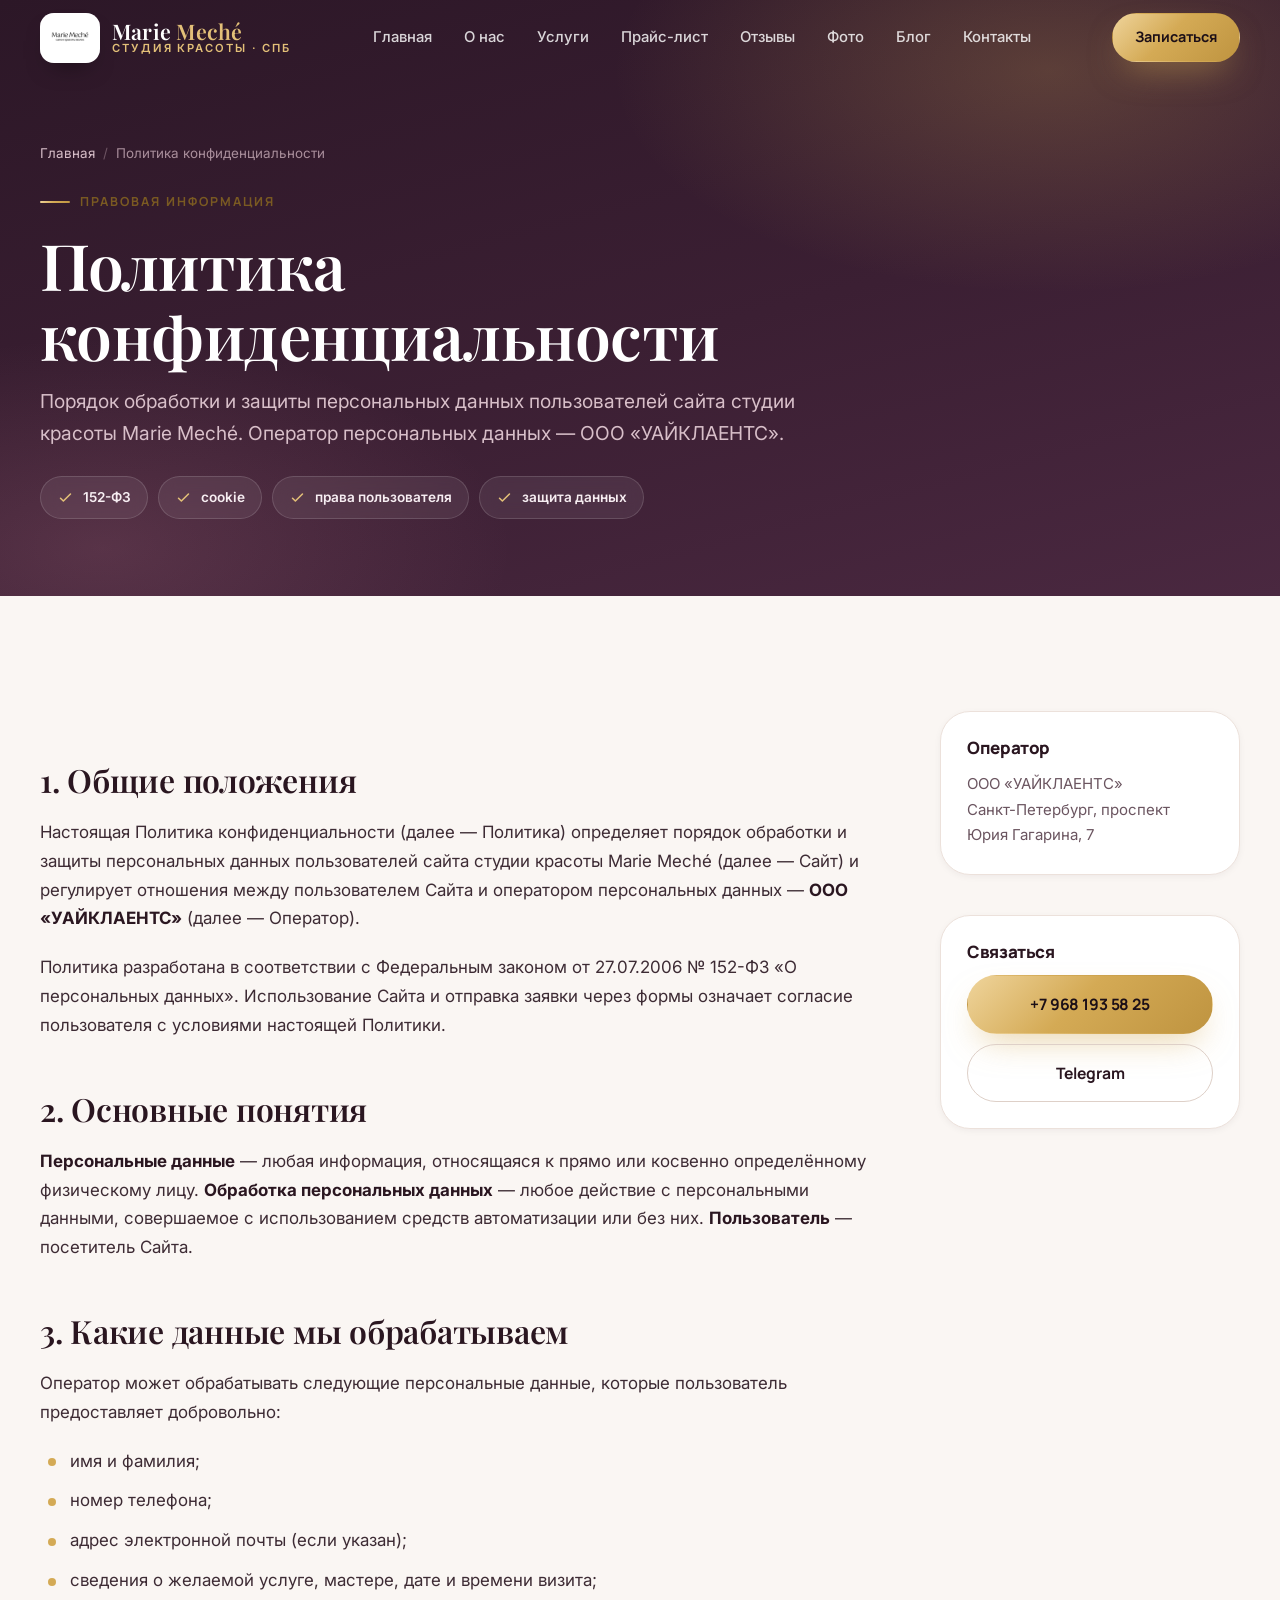
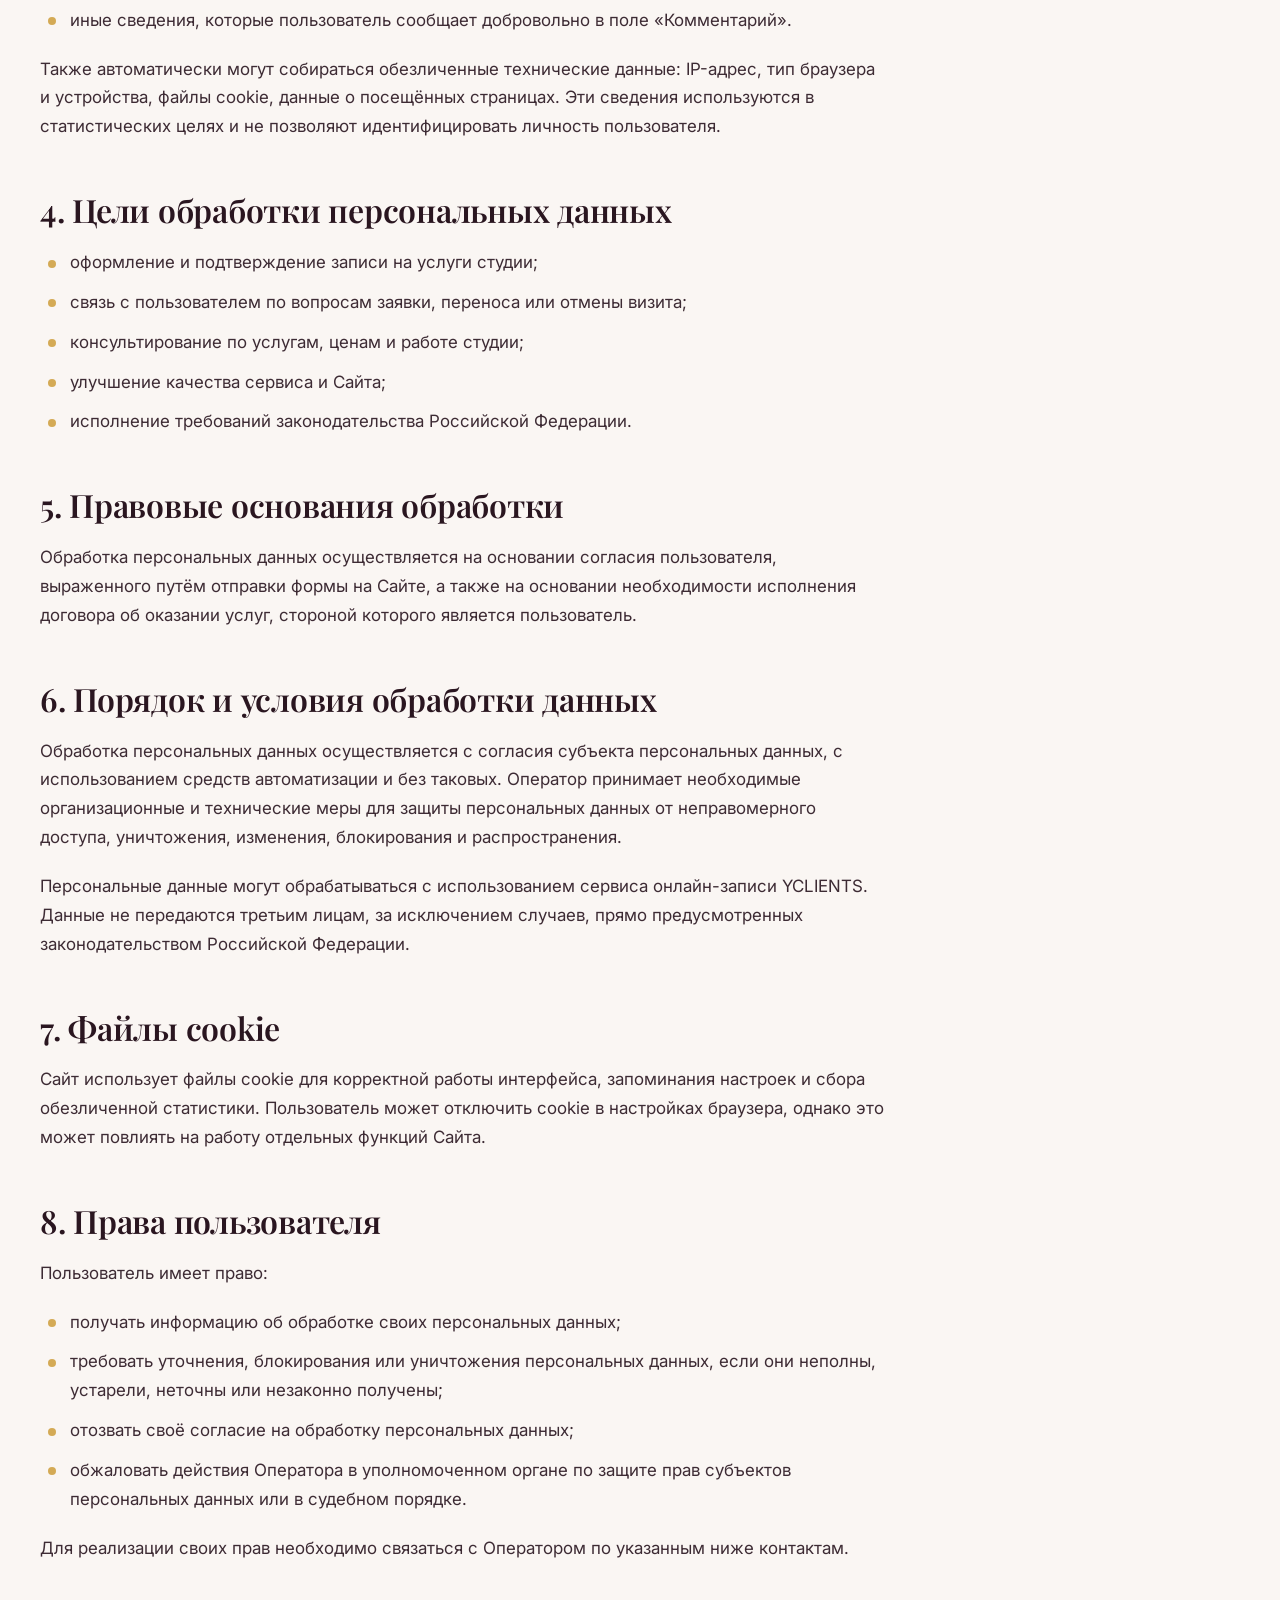
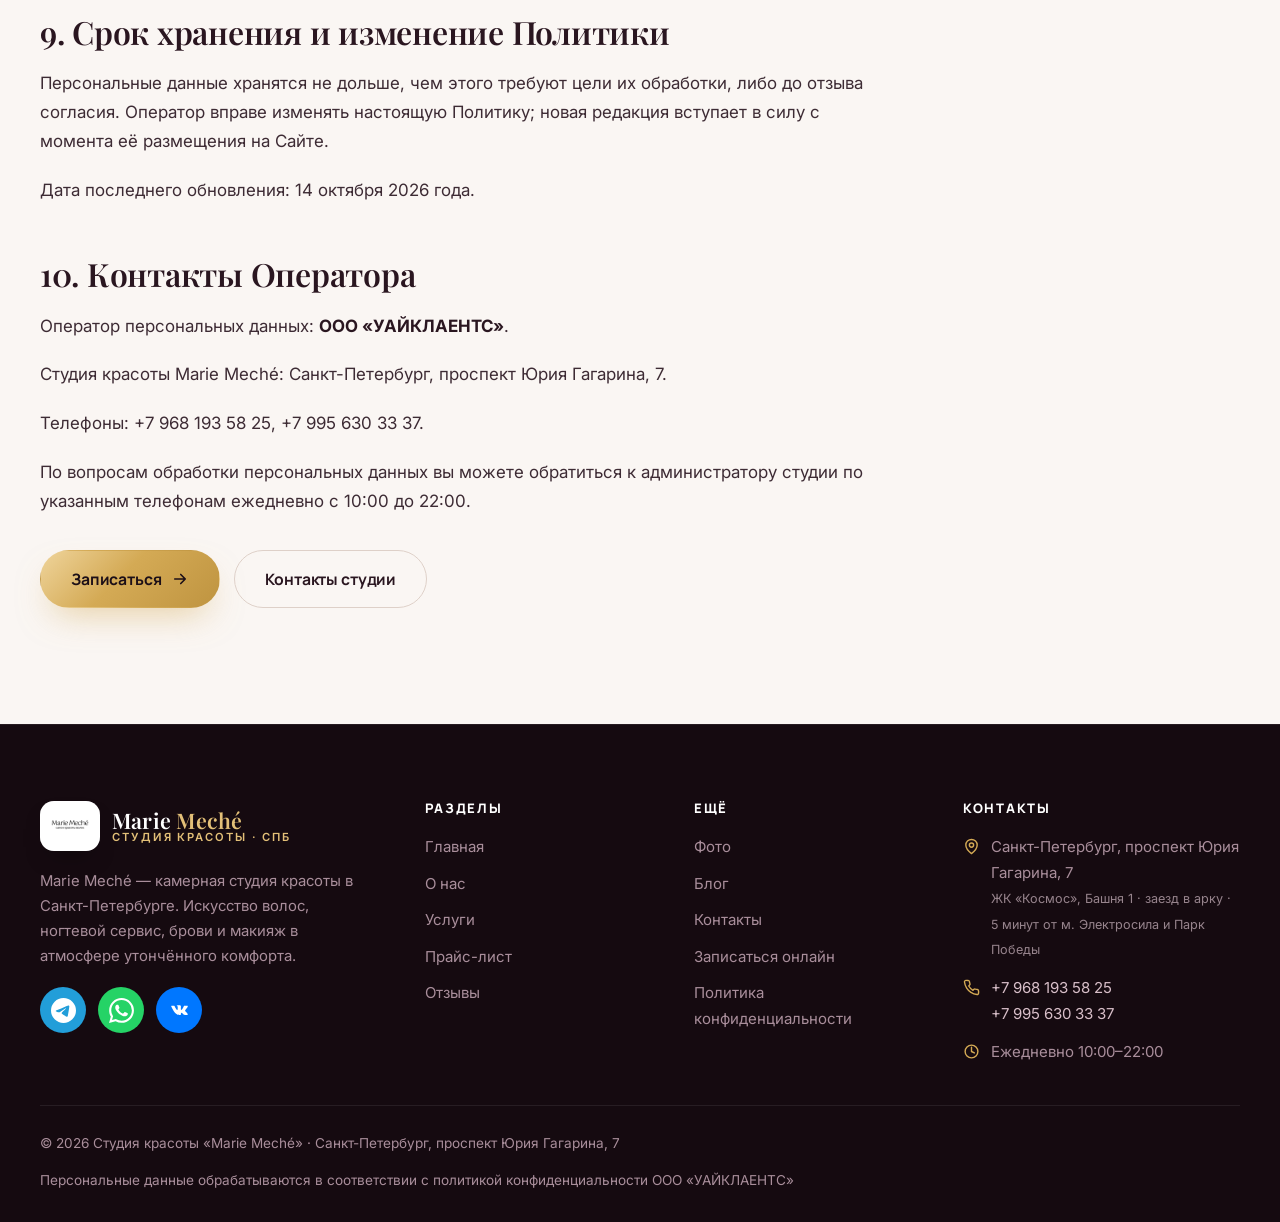
<file: privacy.html>
<!DOCTYPE html>
<html lang="ru">
<head>
  <meta charset="UTF-8">
  <meta name="viewport" content="width=device-width, initial-scale=1, viewport-fit=cover">
  <title>Политика конфиденциальности — студия красоты Marie Meché</title>
  <meta name="description" content="Политика конфиденциальности сайта студии красоты Marie Meché. Порядок обработки и защиты персональных данных, права пользователя. Оператор — ООО «УАЙКЛАЕНТС».">
  <meta name="theme-color" content="#1c0f17">
  <link rel="preconnect" href="https://fonts.googleapis.com">
  <link rel="preconnect" href="https://fonts.gstatic.com" crossorigin>
  <link href="https://fonts.googleapis.com/css2?family=Manrope:wght@500;600;700;800&family=Inter:wght@400;500;600;700&family=Playfair+Display:ital,wght@0,500;0,600;0,700;1,500&display=swap" rel="stylesheet">
  <link rel="stylesheet" href="css/style.css?v=20261018">
  <link rel="icon" href="img/logo.png">
  <link rel="apple-touch-icon" href="img/logo.png">
  <link rel="canonical" href="https://system785.github.io/marie-meche/privacy.html">
  <meta property="og:type" content="website">
  <meta property="og:site_name" content="Marie Meché — студия красоты в Санкт-Петербурге">
  <meta property="og:locale" content="ru_RU">
  <meta property="og:title" content="Политика конфиденциальности — студия красоты Marie Meché">
  <meta property="og:description" content="Политика конфиденциальности сайта студии красоты Marie Meché. Порядок обработки и защиты персональных данных, права пользователя. Оператор — ООО «УАЙКЛАЕНТС».">
  <meta property="og:url" content="https://system785.github.io/marie-meche/privacy.html">
  <meta property="og:image" content="https://system785.github.io/marie-meche/img/og-cover.jpg">
  <meta property="og:image:width" content="1200">
  <meta property="og:image:height" content="630">
  <meta property="og:image:alt" content="Студия красоты Marie Meché в Санкт-Петербурге">
  <meta name="twitter:card" content="summary_large_image">
  <meta name="twitter:title" content="Политика конфиденциальности — студия красоты Marie Meché">
  <meta name="twitter:description" content="Политика конфиденциальности сайта студии красоты Marie Meché. Порядок обработки и защиты персональных данных, права пользователя. Оператор — ООО «УАЙКЛАЕНТС».">
  <meta name="twitter:image" content="https://system785.github.io/marie-meche/img/og-cover.jpg">
</head>
<body>

<a class="skip-link" href="#main">Перейти к содержанию</a>
<div class="progress-bar" aria-hidden="true"></div>

<header class="header">
  <div class="container">
    <div class="header-inner">
      <a class="brand" href="index.html" aria-label="Marie Meché — студия красоты, на главную">
        <span class="brand-mark"><img src="img/logo.png" alt="Логотип студии красоты Marie Meché" width="46" height="46" decoding="async"></span>
        <span class="brand-text"><span class="brand-name">Marie <span class="accent">Meché</span></span><span class="brand-sub">студия красоты · СПб</span></span>
      </a>
      <nav class="nav" aria-label="Основная навигация">
        <a href="index.html">Главная</a><a href="about.html">О нас</a><a href="services.html">Услуги</a><a href="price.html">Прайс-лист</a><a href="reviews.html">Отзывы</a><a href="photo.html">Фото</a><a href="blog.html">Блог</a><a href="contacts.html">Контакты</a>
      </nav>
      <div class="header-cta">
        <a class="btn sm" href="request.html">Записаться</a>
        <button class="burger" type="button" aria-label="Открыть меню" aria-expanded="false" aria-controls="drawer">
          <span></span><span></span><span></span>
        </button>
      </div>
    </div>
  </div>
</header>

<nav class="drawer" id="drawer" aria-label="Мобильное меню">
  <a class="drawer-link" href="index.html">Главная</a><a class="drawer-link" href="about.html">О нас</a><a class="drawer-link" href="services.html">Услуги</a><a class="drawer-link" href="price.html">Прайс-лист</a><a class="drawer-link" href="reviews.html">Отзывы</a><a class="drawer-link" href="photo.html">Фото</a><a class="drawer-link" href="blog.html">Блог</a><a class="drawer-link" href="contacts.html">Контакты</a>
  <a class="btn" href="request.html">Записаться онлайн</a>
  <div class="drawer-contacts">
    <a href="tel:+79681935825">+7 968 193 58 25</a><br>
    <a href="https://t.me/mariemechee">Telegram @mariemechee</a><br>
    <a href="https://wa.me/79956303337">WhatsApp</a>
  </div>
</nav>
<main id="main">
  <section class="page-hero">
    <div class="container">
      <nav class="crumbs" aria-label="Хлебные крошки"><a href="index.html">Главная</a><span class="sep">/</span><span>Политика конфиденциальности</span></nav>
      <span class="eyebrow">Правовая информация</span>
      <h1>Политика конфиденциальности</h1>
      <p class="lead">Порядок обработки и защиты персональных данных пользователей сайта студии красоты Marie Meché. Оператор персональных данных — ООО «УАЙКЛАЕНТС».</p>
      <div class="fact-row"><span class="fact"><svg viewBox="0 0 24 24" fill="none" stroke="currentColor" stroke-width="2.2" stroke-linecap="round" stroke-linejoin="round"><path d="m5 13 4 4L19 7"/></svg>152-ФЗ</span><span class="fact"><svg viewBox="0 0 24 24" fill="none" stroke="currentColor" stroke-width="2.2" stroke-linecap="round" stroke-linejoin="round"><path d="m5 13 4 4L19 7"/></svg>cookie</span><span class="fact"><svg viewBox="0 0 24 24" fill="none" stroke="currentColor" stroke-width="2.2" stroke-linecap="round" stroke-linejoin="round"><path d="m5 13 4 4L19 7"/></svg>права пользователя</span><span class="fact"><svg viewBox="0 0 24 24" fill="none" stroke="currentColor" stroke-width="2.2" stroke-linecap="round" stroke-linejoin="round"><path d="m5 13 4 4L19 7"/></svg>защита данных</span></div>
      
    </div>
  </section>

  <section class="section">
    <div class="container">
      <div class="article-wrap">
        <article class="article reveal" style="max-width:none">
          <h2>1. Общие положения</h2>
<p>Настоящая Политика конфиденциальности (далее — Политика) определяет порядок обработки и защиты персональных данных пользователей сайта студии красоты Marie Meché (далее — Сайт) и регулирует отношения между пользователем Сайта и оператором персональных данных — <strong>ООО «УАЙКЛАЕНТС»</strong> (далее — Оператор).</p>
<p>Политика разработана в соответствии с Федеральным законом от 27.07.2006 № 152-ФЗ «О персональных данных». Использование Сайта и отправка заявки через формы означает согласие пользователя с условиями настоящей Политики.</p><h2>2. Основные понятия</h2>
<p><strong>Персональные данные</strong> — любая информация, относящаяся к прямо или косвенно определённому физическому лицу. <strong>Обработка персональных данных</strong> — любое действие с персональными данными, совершаемое с использованием средств автоматизации или без них. <strong>Пользователь</strong> — посетитель Сайта.</p><h2>3. Какие данные мы обрабатываем</h2>
<p>Оператор может обрабатывать следующие персональные данные, которые пользователь предоставляет добровольно:</p>
<ul>
  <li>имя и фамилия;</li>
  <li>номер телефона;</li>
  <li>адрес электронной почты (если указан);</li>
  <li>сведения о желаемой услуге, мастере, дате и времени визита;</li>
  <li>иные сведения, которые пользователь сообщает добровольно в поле «Комментарий».</li>
</ul>
<p>Также автоматически могут собираться обезличенные технические данные: IP-адрес, тип браузера и устройства, файлы cookie, данные о посещённых страницах. Эти сведения используются в статистических целях и не позволяют идентифицировать личность пользователя.</p><h2>4. Цели обработки персональных данных</h2>
<ul>
  <li>оформление и подтверждение записи на услуги студии;</li>
  <li>связь с пользователем по вопросам заявки, переноса или отмены визита;</li>
  <li>консультирование по услугам, ценам и работе студии;</li>
  <li>улучшение качества сервиса и Сайта;</li>
  <li>исполнение требований законодательства Российской Федерации.</li>
</ul><h2>5. Правовые основания обработки</h2>
<p>Обработка персональных данных осуществляется на основании согласия пользователя, выраженного путём отправки формы на Сайте, а также на основании необходимости исполнения договора об оказании услуг, стороной которого является пользователь.</p><h2>6. Порядок и условия обработки данных</h2>
<p>Обработка персональных данных осуществляется с согласия субъекта персональных данных, с использованием средств автоматизации и без таковых. Оператор принимает необходимые организационные и технические меры для защиты персональных данных от неправомерного доступа, уничтожения, изменения, блокирования и распространения.</p>
<p>Персональные данные могут обрабатываться с использованием сервиса онлайн-записи YCLIENTS. Данные не передаются третьим лицам, за исключением случаев, прямо предусмотренных законодательством Российской Федерации.</p><h2>7. Файлы cookie</h2>
<p>Сайт использует файлы cookie для корректной работы интерфейса, запоминания настроек и сбора обезличенной статистики. Пользователь может отключить cookie в настройках браузера, однако это может повлиять на работу отдельных функций Сайта.</p><h2>8. Права пользователя</h2>
<p>Пользователь имеет право:</p>
<ul>
  <li>получать информацию об обработке своих персональных данных;</li>
  <li>требовать уточнения, блокирования или уничтожения персональных данных, если они неполны, устарели, неточны или незаконно получены;</li>
  <li>отозвать своё согласие на обработку персональных данных;</li>
  <li>обжаловать действия Оператора в уполномоченном органе по защите прав субъектов персональных данных или в судебном порядке.</li>
</ul>
<p>Для реализации своих прав необходимо связаться с Оператором по указанным ниже контактам.</p><h2>9. Срок хранения и изменение Политики</h2>
<p>Персональные данные хранятся не дольше, чем этого требуют цели их обработки, либо до отзыва согласия. Оператор вправе изменять настоящую Политику; новая редакция вступает в силу с момента её размещения на Сайте.</p>
<p>Дата последнего обновления: 14 октября 2026 года.</p><h2>10. Контакты Оператора</h2>
<p>Оператор персональных данных: <strong>ООО «УАЙКЛАЕНТС»</strong>.</p>
<p>Студия красоты Marie Meché: Санкт-Петербург, проспект Юрия Гагарина, 7.</p>
<p>Телефоны: <a href="tel:+79681935825">+7 968 193 58 25</a>, <a href="tel:+79956303337">+7 995 630 33 37</a>.</p>
<p>По вопросам обработки персональных данных вы можете обратиться к администратору студии по указанным телефонам ежедневно с 10:00 до 22:00.</p>
          <div class="btn-row" style="margin-top:34px">
            <a class="btn" href="request.html">Записаться <svg viewBox="0 0 24 24" fill="none" stroke="currentColor" stroke-width="2.2" stroke-linecap="round" stroke-linejoin="round"><path d="M5 12h14M13 6l6 6-6 6"/></svg></a>
            <a class="btn ghost" href="contacts.html">Контакты студии</a>
          </div>
        </article>
        <aside class="aside-stack">
          <div class="aside-card reveal">
            <h3>Оператор</h3>
            <p style="color:var(--ink-2);font-size:.94rem">ООО «УАЙКЛАЕНТС»<br>Санкт-Петербург, проспект Юрия Гагарина, 7</p>
          </div>
          <div class="aside-card reveal">
            <h3>Связаться</h3>
            <a class="btn block" href="tel:+79681935825">+7 968 193 58 25</a>
            <a class="btn ghost block" href="https://t.me/mariemechee" target="_blank" rel="noopener" style="margin-top:10px">Telegram</a>
          </div>
        </aside>
      </div>
    </div>
  </section>
</main>

<footer class="footer">
  <div class="container">
    <div class="footer-grid">
      <div>
        <a class="brand" href="index.html" aria-label="Marie Meché — студия красоты, на главную">
        <span class="brand-mark"><img src="img/logo.png" alt="Логотип студии красоты Marie Meché" width="46" height="46" decoding="async"></span>
        <span class="brand-text"><span class="brand-name">Marie <span class="accent">Meché</span></span><span class="brand-sub">студия красоты · СПб</span></span>
      </a>
        <p class="footer-about">Marie Meché — камерная студия красоты в Санкт-Петербурге. Искусство волос, ногтевой сервис, брови и макияж в атмосфере утончённого комфорта.</p>
        <div class="socials" style="margin-top:18px">
          <a class="social-btn tg" href="https://t.me/mariemechee" target="_blank" rel="noopener" title="Telegram" aria-label="Мы в Telegram"><svg viewBox="0 0 24 24" fill="currentColor" aria-hidden="true" focusable="false"><path d="M11.944 0A12 12 0 0 0 0 12a12 12 0 0 0 12 12 12 12 0 0 0 12-12A12 12 0 0 0 12 0a12 12 0 0 0-.056 0zm4.962 7.224c.1-.002.321.023.465.14a.506.506 0 0 1 .171.325c.016.093.036.306.02.472-.18 1.898-.962 6.502-1.36 8.627-.168.9-.499 1.201-.82 1.23-.696.065-1.225-.46-1.9-.902-1.056-.693-1.653-1.124-2.678-1.8-1.185-.78-.417-1.21.258-1.91.177-.184 3.247-2.977 3.307-3.23.007-.032.014-.15-.056-.212s-.174-.041-.249-.024c-.106.024-1.793 1.14-5.061 3.345-.48.33-.913.49-1.302.48-.428-.008-1.252-.241-1.865-.44-.752-.245-1.349-.374-1.297-.789.027-.216.325-.437.893-.663 3.498-1.524 5.83-2.529 6.998-3.014 3.332-1.386 4.025-1.627 4.476-1.635z"/></svg><span class="sr-only">Telegram</span></a>
          <a class="social-btn wa" href="https://wa.me/79956303337" target="_blank" rel="noopener" title="WhatsApp" aria-label="Мы в WhatsApp"><svg viewBox="0 0 24 24" fill="currentColor" aria-hidden="true" focusable="false"><path d="M17.472 14.382c-.297-.149-1.758-.867-2.03-.967-.273-.099-.471-.148-.67.15-.197.297-.767.966-.94 1.164-.173.199-.347.223-.644.075-.297-.15-1.255-.463-2.39-1.475-.883-.788-1.48-1.761-1.653-2.059-.173-.297-.018-.458.13-.606.134-.133.298-.347.446-.52.149-.174.198-.298.298-.497.099-.198.05-.371-.025-.52-.075-.149-.669-1.612-.916-2.207-.242-.579-.487-.5-.669-.51-.173-.008-.371-.01-.57-.01-.198 0-.52.074-.792.372-.272.297-1.04 1.016-1.04 2.479 0 1.462 1.065 2.875 1.213 3.074.149.198 2.096 3.2 5.077 4.487.709.306 1.262.489 1.694.625.712.227 1.36.195 1.871.118.571-.085 1.758-.719 2.006-1.413.248-.694.248-1.289.173-1.413-.074-.124-.272-.198-.57-.347m-5.421 7.403h-.004a9.87 9.87 0 01-5.031-1.378l-.361-.214-3.741.982.998-3.648-.235-.374a9.86 9.86 0 01-1.51-5.26c.001-5.45 4.436-9.884 9.888-9.884 2.64 0 5.122 1.03 6.988 2.898a9.825 9.825 0 012.893 6.994c-.003 5.45-4.437 9.884-9.885 9.884m8.413-18.297A11.815 11.815 0 0012.05 0C5.495 0 .16 5.335.157 11.892c0 2.096.547 4.142 1.588 5.945L.057 24l6.305-1.654a11.882 11.882 0 005.683 1.448h.005c6.554 0 11.89-5.335 11.893-11.893a11.821 11.821 0 00-3.48-8.413Z"/></svg><span class="sr-only">WhatsApp</span></a>
          <a class="social-btn vk" href="https://vk.ru/marie_meche" target="_blank" rel="noopener" title="ВКонтакте" aria-label="Мы во ВКонтакте"><svg viewBox="0 0 24 24" fill="currentColor" aria-hidden="true" focusable="false"><path d="M12.785 16.241s.288-.032.436-.194c.136-.148.132-.427.132-.427s-.02-1.304.576-1.496c.588-.19 1.341 1.26 2.14 1.818.605.422 1.064.33 1.064.33l2.137-.03s1.117-.071.587-.964c-.043-.073-.308-.661-1.588-1.87-1.34-1.264-1.16-1.059.454-3.246.983-1.332 1.376-2.145 1.253-2.493-.117-.332-.84-.244-.84-.244l-2.406.015s-.178-.025-.31.056c-.13.079-.212.262-.212.262s-.382 1.03-.89 1.907c-1.07 1.85-1.499 1.948-1.674 1.832-.407-.267-.305-1.075-.305-1.649 0-1.793.267-2.54-.521-2.733-.262-.065-.454-.107-1.123-.114-.858-.009-1.585.003-1.996.208-.274.136-.485.44-.356.457.159.022.519.099.71.363.246.341.237 1.107.237 1.107s.142 2.11-.33 2.371c-.325.18-.77-.187-1.725-1.865-.489-.859-.859-1.81-.859-1.81s-.07-.176-.198-.272c-.154-.115-.37-.151-.37-.151l-2.286.015s-.343.01-.469.161c-.112.135-.009.413-.009.413s1.79 4.258 3.817 6.403c1.858 1.967 3.968 1.838 3.968 1.838z"/></svg><span class="sr-only">ВКонтакте</span></a>
        </div>
      </div>

      <div>
        <h3>Разделы</h3>
        <div class="footer-links"><a href="index.html">Главная</a><a href="about.html">О нас</a><a href="services.html">Услуги</a><a href="price.html">Прайс-лист</a><a href="reviews.html">Отзывы</a></div>
      </div>

      <div>
        <h3>Ещё</h3>
        <div class="footer-links"><a href="photo.html">Фото</a><a href="blog.html">Блог</a><a href="contacts.html">Контакты</a><a href="request.html">Записаться онлайн</a><a href="privacy.html">Политика конфиденциальности</a></div>
      </div>

      <div>
        <h3>Контакты</h3>
        <div class="footer-contact">
          <div class="fc-row">
            <svg viewBox="0 0 24 24" fill="none" stroke="currentColor" stroke-width="2" stroke-linecap="round" stroke-linejoin="round"><path d="M20 10c0 6-8 12-8 12s-8-6-8-12a8 8 0 0 1 16 0Z"/><circle cx="12" cy="10" r="3"/></svg>
            <span>Санкт-Петербург, проспект Юрия Гагарина, 7<br><span class="muted" style="font-size:.84em">ЖК «Космос», Башня 1 · заезд в арку · 5 минут от м. Электросила и Парк Победы</span></span>
          </div>
          <div class="fc-row">
            <svg viewBox="0 0 24 24" fill="none" stroke="currentColor" stroke-width="2" stroke-linecap="round" stroke-linejoin="round"><path d="M22 16.9v3a2 2 0 0 1-2.2 2 19.8 19.8 0 0 1-8.6-3.1 19.5 19.5 0 0 1-6-6A19.8 19.8 0 0 1 2.1 4.2 2 2 0 0 1 4.1 2h3a2 2 0 0 1 2 1.7c.1 1 .4 1.9.7 2.8a2 2 0 0 1-.5 2.1L8.1 9.9a16 16 0 0 0 6 6l1.3-1.3a2 2 0 0 1 2.1-.4c.9.3 1.8.6 2.8.7a2 2 0 0 1 1.7 2Z"/></svg>
            <span><a href="tel:+79681935825">+7 968 193 58 25</a><br><a href="tel:+79956303337">+7 995 630 33 37</a></span>
          </div>
          <div class="fc-row">
            <svg viewBox="0 0 24 24" fill="none" stroke="currentColor" stroke-width="2" stroke-linecap="round" stroke-linejoin="round"><path d="M12 6v6l4 2"/><circle cx="12" cy="12" r="9"/></svg>
            <span>Ежедневно 10:00–22:00</span>
          </div>
        </div>
      </div>
    </div>

    <div class="footer-bottom">
      <span>© <span data-year>2026</span> Студия красоты «Marie Meché» · Санкт-Петербург, проспект Юрия Гагарина, 7</span>
      <span>Персональные данные обрабатываются в соответствии с <a href="privacy.html">политикой конфиденциальности</a> ООО «УАЙКЛАЕНТС»</span>
    </div>
  </div>
</footer>

<div class="float-cta" aria-label="Быстрая запись">
  <a class="btn" href="request.html">Записаться</a>
  <a class="btn ghost" href="tel:+79681935825">Позвонить</a>
</div>

<button class="to-top" type="button" aria-label="Наверх">
  <svg viewBox="0 0 24 24" fill="none" stroke="currentColor" stroke-width="2.4" stroke-linecap="round" stroke-linejoin="round"><path d="m6 15 6-6 6 6"/></svg>
</button>

<script src="js/main.js?v=20261018"></script>
</body>
</html>
</file>
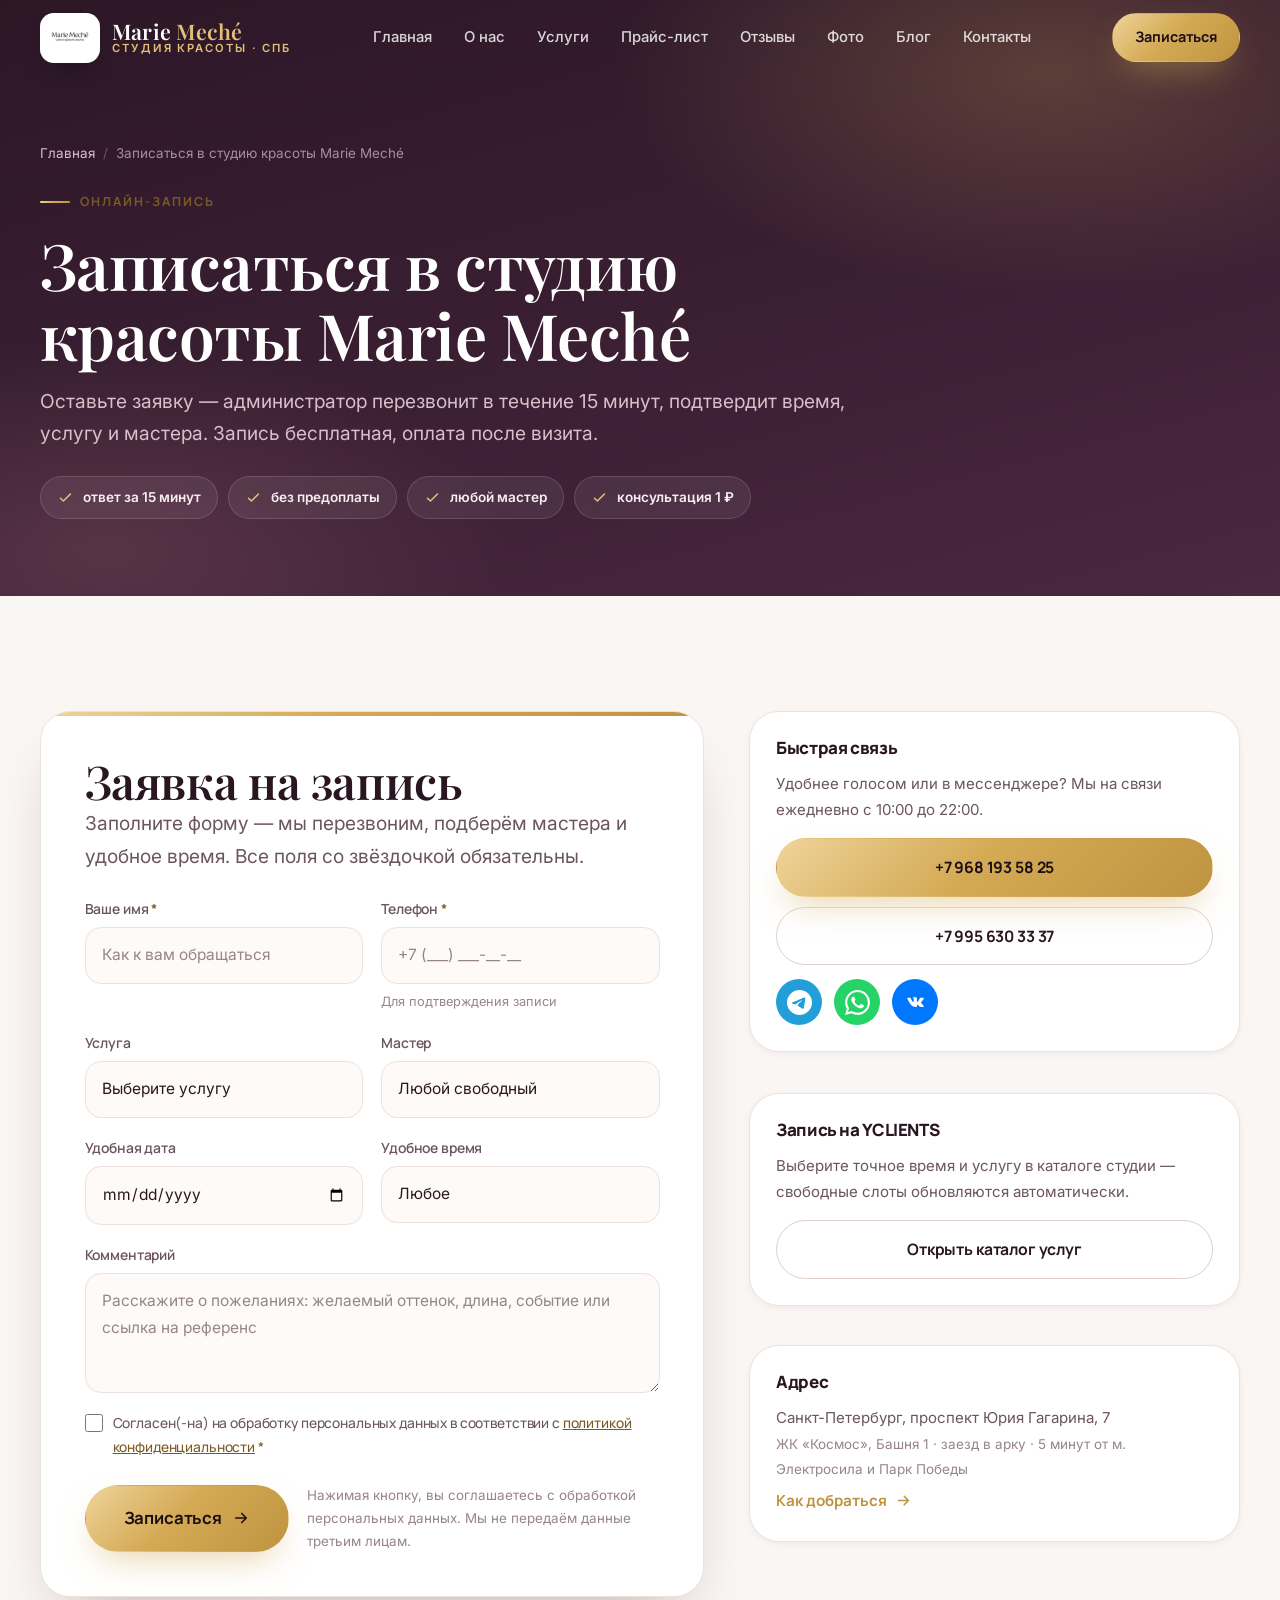
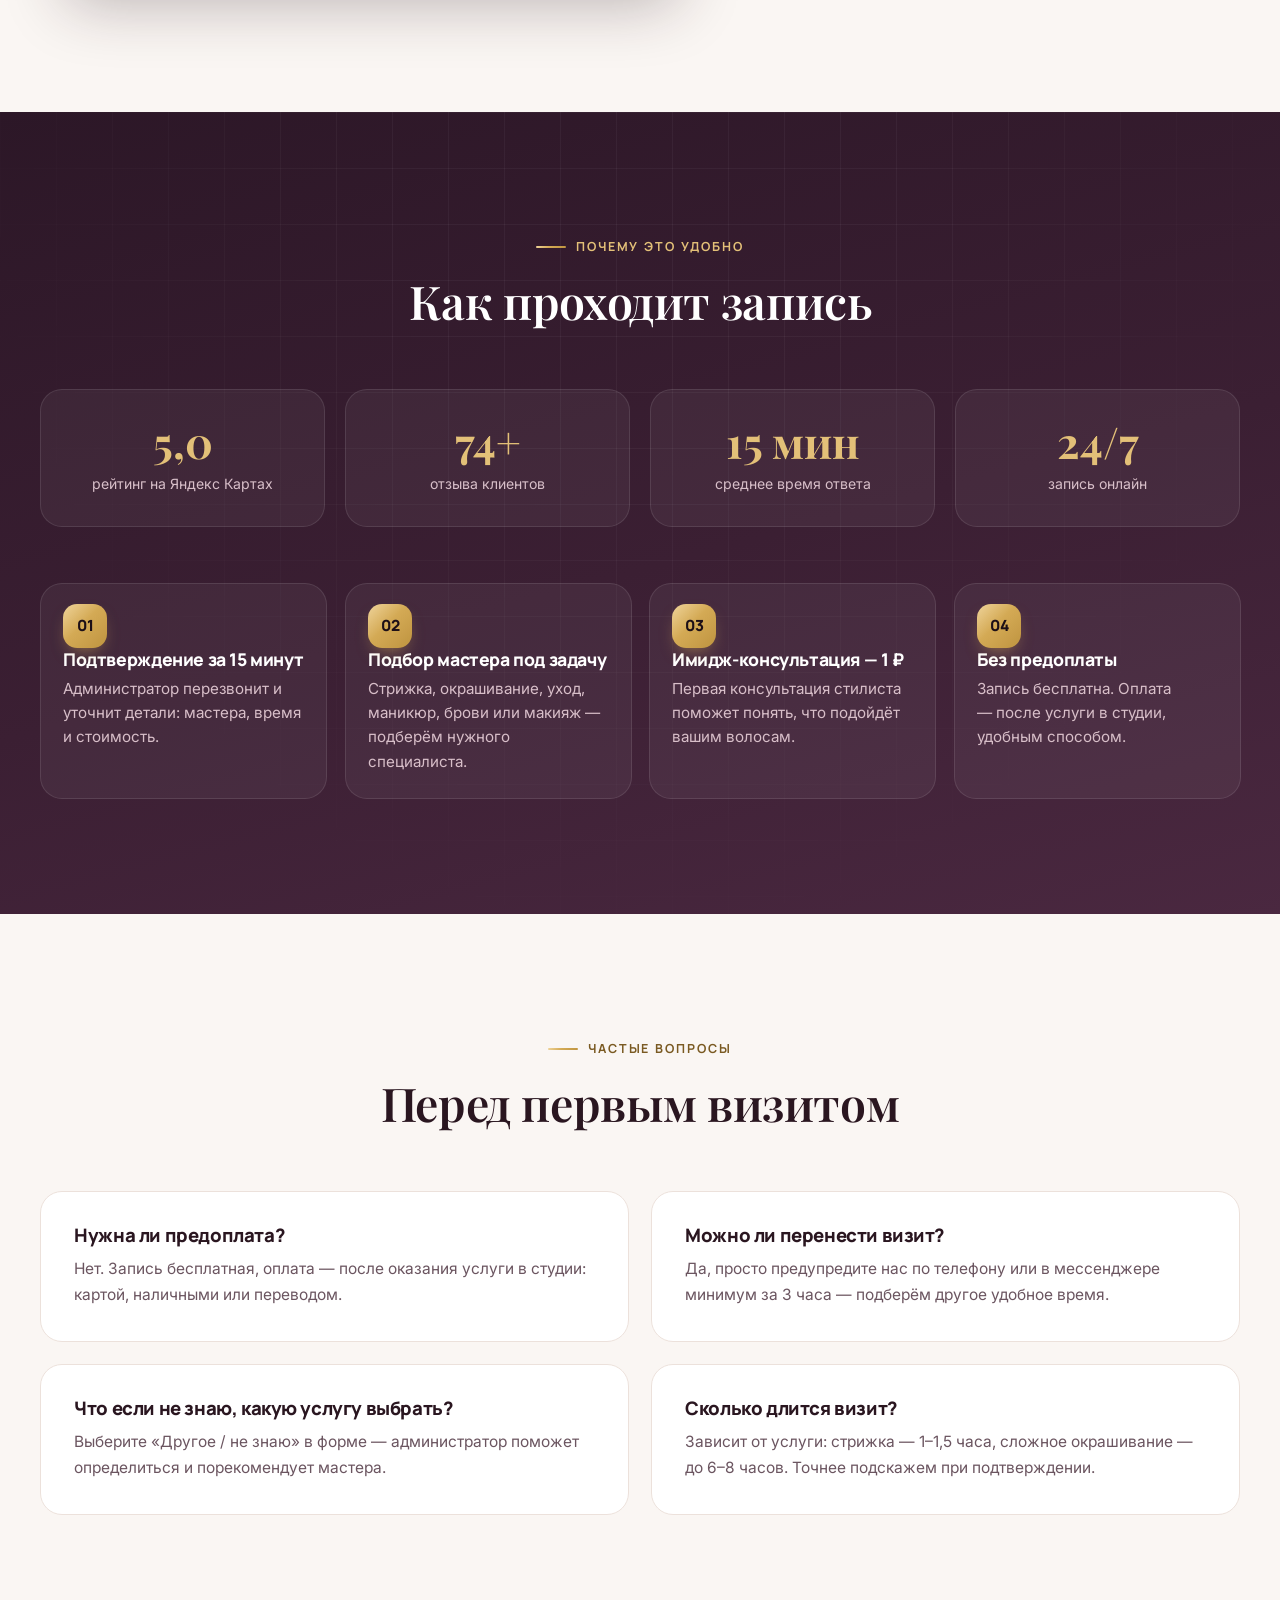
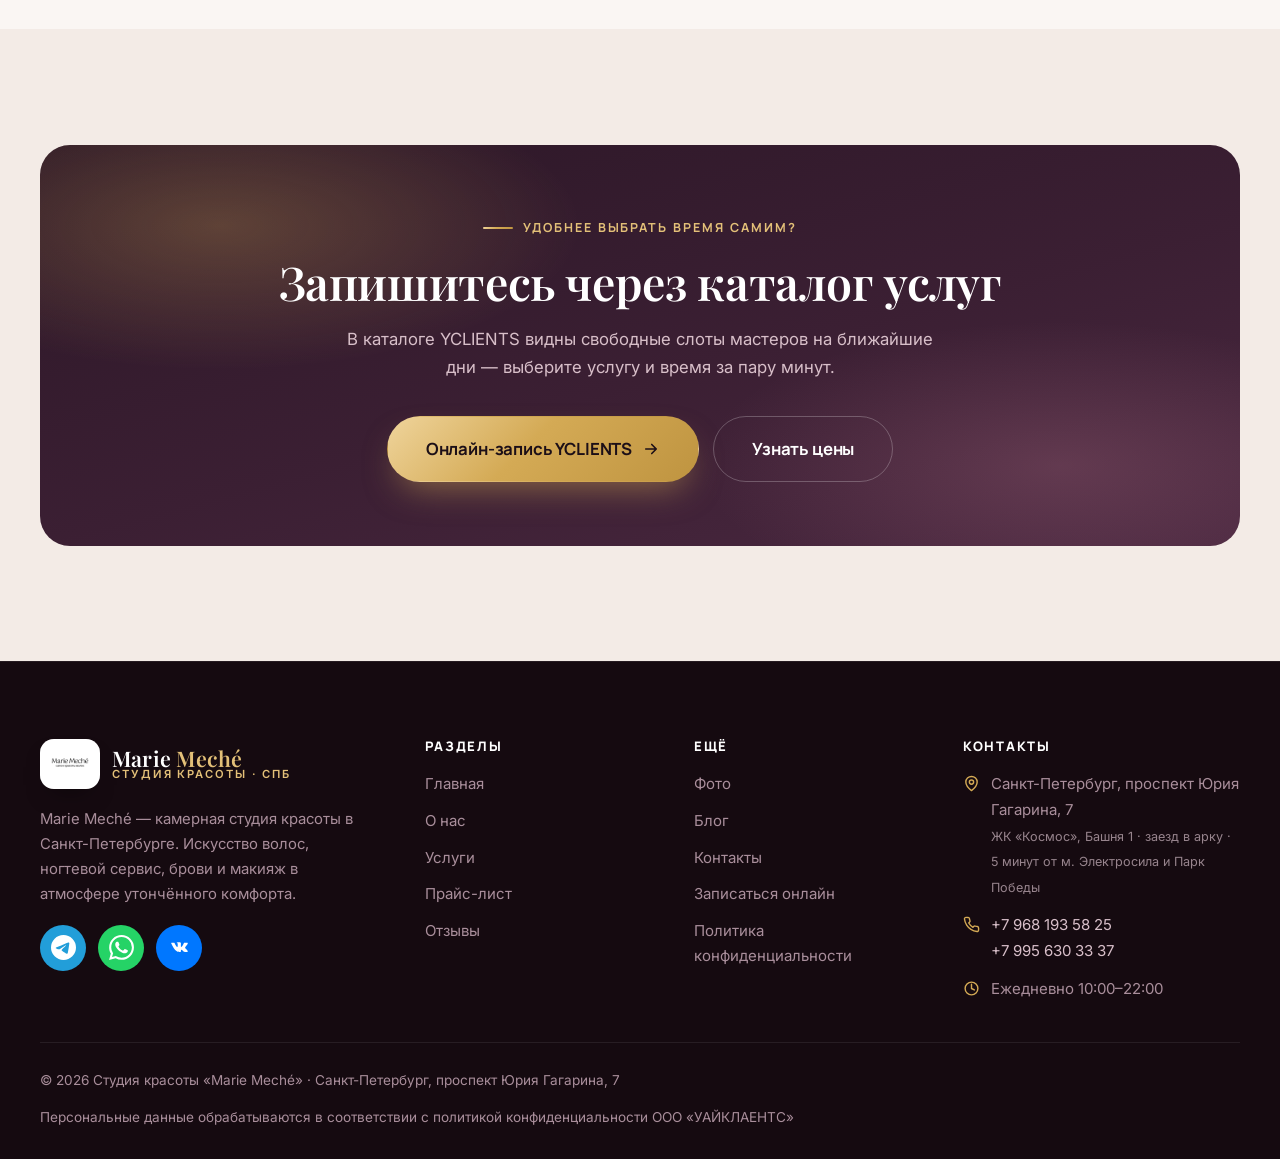
<file: request.html>
<!DOCTYPE html>
<html lang="ru">
<head>
  <meta charset="UTF-8">
  <meta name="viewport" content="width=device-width, initial-scale=1, viewport-fit=cover">
  <title>Записаться в студию красоты Marie Meché в Санкт-Петербурге онлайн</title>
  <meta name="description" content="Записаться в студию красоты Marie Meché онлайн: стрижки, окрашивание, уход за волосами, маникюр, брови и макияж. Ответ администратора за 15 минут, без предоплаты.">
  <meta name="theme-color" content="#1c0f17">
  <link rel="preconnect" href="https://fonts.googleapis.com">
  <link rel="preconnect" href="https://fonts.gstatic.com" crossorigin>
  <link href="https://fonts.googleapis.com/css2?family=Manrope:wght@500;600;700;800&family=Inter:wght@400;500;600;700&family=Playfair+Display:ital,wght@0,500;0,600;0,700;1,500&display=swap" rel="stylesheet">
  <link rel="stylesheet" href="css/style.css?v=20261018">
  <link rel="icon" href="img/logo.png">
  <link rel="apple-touch-icon" href="img/logo.png">
  <link rel="canonical" href="https://system785.github.io/marie-meche/request.html">
  <meta property="og:type" content="website">
  <meta property="og:site_name" content="Marie Meché — студия красоты в Санкт-Петербурге">
  <meta property="og:locale" content="ru_RU">
  <meta property="og:title" content="Записаться в студию красоты Marie Meché в Санкт-Петербурге онлайн">
  <meta property="og:description" content="Записаться в студию красоты Marie Meché онлайн: стрижки, окрашивание, уход за волосами, маникюр, брови и макияж. Ответ администратора за 15 минут, без предоплаты.">
  <meta property="og:url" content="https://system785.github.io/marie-meche/request.html">
  <meta property="og:image" content="https://system785.github.io/marie-meche/img/og-cover.jpg">
  <meta property="og:image:width" content="1200">
  <meta property="og:image:height" content="630">
  <meta property="og:image:alt" content="Студия красоты Marie Meché в Санкт-Петербурге">
  <meta name="twitter:card" content="summary_large_image">
  <meta name="twitter:title" content="Записаться в студию красоты Marie Meché в Санкт-Петербурге онлайн">
  <meta name="twitter:description" content="Записаться в студию красоты Marie Meché онлайн: стрижки, окрашивание, уход за волосами, маникюр, брови и макияж. Ответ администратора за 15 минут, без предоплаты.">
  <meta name="twitter:image" content="https://system785.github.io/marie-meche/img/og-cover.jpg">
  <script type="application/ld+json">
  {
    "@context": "https://schema.org",
    "@type": "WebPage",
    "name": "Запись в студию красоты Marie Meché",
    "url": "https://system785.github.io/marie-meche/request.html",
    "inLanguage": "ru-RU",
    "potentialAction": {
      "@type": "ReserveAction",
      "target": { "@type": "EntryPoint", "urlTemplate": "https://system785.github.io/marie-meche/request.html", "actionPlatform": ["http://schema.org/DesktopWebPlatform","http://schema.org/MobileWebPlatform"] },
      "result": { "@type": "Reservation", "name": "Запись в студию красоты Marie Meché" },
      "provider": { "@id": "https://system785.github.io/marie-meche/#salon" }
    }
  }
  </script>
</head>
<body>

<a class="skip-link" href="#main">Перейти к содержанию</a>
<div class="progress-bar" aria-hidden="true"></div>

<header class="header">
  <div class="container">
    <div class="header-inner">
      <a class="brand" href="index.html" aria-label="Marie Meché — студия красоты, на главную">
        <span class="brand-mark"><img src="img/logo.png" alt="Логотип студии красоты Marie Meché" width="46" height="46" decoding="async"></span>
        <span class="brand-text"><span class="brand-name">Marie <span class="accent">Meché</span></span><span class="brand-sub">студия красоты · СПб</span></span>
      </a>
      <nav class="nav" aria-label="Основная навигация">
        <a href="index.html">Главная</a><a href="about.html">О нас</a><a href="services.html">Услуги</a><a href="price.html">Прайс-лист</a><a href="reviews.html">Отзывы</a><a href="photo.html">Фото</a><a href="blog.html">Блог</a><a href="contacts.html">Контакты</a>
      </nav>
      <div class="header-cta">
        <a class="btn sm" href="request.html">Записаться</a>
        <button class="burger" type="button" aria-label="Открыть меню" aria-expanded="false" aria-controls="drawer">
          <span></span><span></span><span></span>
        </button>
      </div>
    </div>
  </div>
</header>

<nav class="drawer" id="drawer" aria-label="Мобильное меню">
  <a class="drawer-link" href="index.html">Главная</a><a class="drawer-link" href="about.html">О нас</a><a class="drawer-link" href="services.html">Услуги</a><a class="drawer-link" href="price.html">Прайс-лист</a><a class="drawer-link" href="reviews.html">Отзывы</a><a class="drawer-link" href="photo.html">Фото</a><a class="drawer-link" href="blog.html">Блог</a><a class="drawer-link" href="contacts.html">Контакты</a>
  <a class="btn" href="request.html">Записаться онлайн</a>
  <div class="drawer-contacts">
    <a href="tel:+79681935825">+7 968 193 58 25</a><br>
    <a href="https://t.me/mariemechee">Telegram @mariemechee</a><br>
    <a href="https://wa.me/79956303337">WhatsApp</a>
  </div>
</nav>
<main id="main">
  <section class="page-hero">
    <div class="container">
      <nav class="crumbs" aria-label="Хлебные крошки"><a href="index.html">Главная</a><span class="sep">/</span><span>Записаться в студию красоты Marie Meché</span></nav>
      <span class="eyebrow">Онлайн-запись</span>
      <h1>Записаться в студию красоты Marie Meché</h1>
      <p class="lead">Оставьте заявку — администратор перезвонит в течение 15 минут, подтвердит время, услугу и мастера. Запись бесплатная, оплата после визита.</p>
      <div class="fact-row"><span class="fact"><svg viewBox="0 0 24 24" fill="none" stroke="currentColor" stroke-width="2.2" stroke-linecap="round" stroke-linejoin="round"><path d="m5 13 4 4L19 7"/></svg>ответ за 15 минут</span><span class="fact"><svg viewBox="0 0 24 24" fill="none" stroke="currentColor" stroke-width="2.2" stroke-linecap="round" stroke-linejoin="round"><path d="m5 13 4 4L19 7"/></svg>без предоплаты</span><span class="fact"><svg viewBox="0 0 24 24" fill="none" stroke="currentColor" stroke-width="2.2" stroke-linecap="round" stroke-linejoin="round"><path d="m5 13 4 4L19 7"/></svg>любой мастер</span><span class="fact"><svg viewBox="0 0 24 24" fill="none" stroke="currentColor" stroke-width="2.2" stroke-linecap="round" stroke-linejoin="round"><path d="m5 13 4 4L19 7"/></svg>консультация 1 ₽</span></div>
      
    </div>
  </section>

  <section class="section">
    <div class="container">
      <div class="form-split">
        <div class="reveal">
          <div class="form-card">
      <h2>Заявка на запись</h2>
      <p class="lead" style="margin-bottom:24px">Заполните форму — мы перезвоним, подберём мастера и удобное время. Все поля со звёздочкой обязательны.</p>
      <form id="booking-form" novalidate>
        
        <div class="form-grid">
          <div class="field"><label for="booking-form-name">Ваше имя <span class="req">*</span></label><input id="booking-form-name" name="name" type="text" placeholder="Как к вам обращаться" data-required></div>
          <div class="field"><label for="booking-form-phone">Телефон <span class="req">*</span></label><input id="booking-form-phone" name="phone" type="tel" placeholder="+7 (___) ___-__-__" data-required><span class="hint">Для подтверждения записи</span></div>
          <div class="field"><label for="booking-form-service">Услуга</label><div class="select-wrap"><select id="booking-form-service" name="service"><option value="">Выберите услугу</option><option>Окрашивание</option><option>Маникюр</option><option>Архитектура бровей и ресниц</option><option>Макияж</option><option>Стрижка</option><option>Мужской сервис</option><option>Укладка</option><option>Эстетика волос</option><option>Полный образ (макияж + причёска)</option><option>Причёски</option><option>Уход «Абсолютное питание для волос»</option><option>Объём и уплотнение</option><option>Выезд (полный образ)</option><option>Имидж-консультация</option><option>Сервисное обслуживание</option><option>Другое / не знаю</option></select></div></div>
          <div class="field"><label for="booking-form-master">Мастер</label><div class="select-wrap"><select id="booking-form-master" name="master"><option value="">Любой свободный</option><option>Наталья — стрижки, колористика</option><option>Анна — колорист</option><option>Надежда — администратор</option><option>Мария — стрижки</option><option>Оля — брови и ресницы</option><option>Алёна — макияж, причёски</option><option>Дарья — маникюр</option><option>Ксения — причёски, визаж</option></select></div></div>
          <div class="field"><label for="booking-form-date">Удобная дата</label><input id="booking-form-date" name="date" type="date"></div>
          <div class="field"><label for="booking-form-time">Удобное время</label><div class="select-wrap"><select id="booking-form-time" name="time"><option value="">Любое</option><option>10:00–12:00</option><option>12:00–14:00</option><option>14:00–16:00</option><option>16:00–18:00</option><option>18:00–20:00</option><option>20:00–22:00</option></select></div></div>
          <div class="field full"><label for="booking-form-msg">Комментарий</label><textarea id="booking-form-msg" name="message" placeholder="Расскажите о пожеланиях: желаемый оттенок, длина, событие или ссылка на референс"></textarea></div>
          <div class="field full"><label class="check-line" style="display:flex;gap:10px;align-items:flex-start;font-weight:500;color:var(--ink-2);font-size:.86rem"><input type="checkbox" data-required><span>Согласен(-на) на обработку персональных данных в соответствии с <a href="privacy.html" style="color:var(--amber-800);text-decoration:underline">политикой конфиденциальности</a> <span class="req">*</span></span></label></div>
        </div>
        <div class="form-foot">
          <button class="btn lg" type="submit">Записаться
            <svg viewBox="0 0 24 24" fill="none" stroke="currentColor" stroke-width="2.2" stroke-linecap="round" stroke-linejoin="round"><path d="M5 12h14M13 6l6 6-6 6"/></svg>
          </button>
          <span class="form-privacy">Нажимая кнопку, вы соглашаетесь с обработкой персональных данных. Мы не передаём данные третьим лицам.</span>
        </div>
      </form>
      <div class="form-success">
        <div class="ok-icon"><svg viewBox="0 0 24 24" fill="none" stroke="currentColor" stroke-width="2.6" stroke-linecap="round" stroke-linejoin="round"><path d="M20 6 9 17l-5-5"/></svg></div>
        <h3>Заявка отправлена!</h3>
        <p>Спасибо! Администратор Marie Meché свяжется с вами в течение 15 минут, чтобы подтвердить дату и время визита.</p>
      </div>
    </div>
        </div>
        <aside class="aside-stack data-stagger">
        <div class="aside-card reveal">
          <h3>Быстрая связь</h3>
          <p style="color:var(--ink-2);font-size:.94rem;margin-bottom:16px">Удобнее голосом или в мессенджере? Мы на связи ежедневно с 10:00 до 22:00.</p>
          <a class="btn block" href="tel:+79681935825">+7 968 193 58 25</a>
          <a class="btn ghost block" href="tel:+79956303337" style="margin-top:10px">+7 995 630 33 37</a>
          <div class="socials" style="margin-top:14px">
            <a class="social-btn tg" href="https://t.me/mariemechee" target="_blank" rel="noopener" title="Telegram" aria-label="Мы в Telegram"><svg viewBox="0 0 24 24" fill="currentColor" aria-hidden="true" focusable="false"><path d="M11.944 0A12 12 0 0 0 0 12a12 12 0 0 0 12 12 12 12 0 0 0 12-12A12 12 0 0 0 12 0a12 12 0 0 0-.056 0zm4.962 7.224c.1-.002.321.023.465.14a.506.506 0 0 1 .171.325c.016.093.036.306.02.472-.18 1.898-.962 6.502-1.36 8.627-.168.9-.499 1.201-.82 1.23-.696.065-1.225-.46-1.9-.902-1.056-.693-1.653-1.124-2.678-1.8-1.185-.78-.417-1.21.258-1.91.177-.184 3.247-2.977 3.307-3.23.007-.032.014-.15-.056-.212s-.174-.041-.249-.024c-.106.024-1.793 1.14-5.061 3.345-.48.33-.913.49-1.302.48-.428-.008-1.252-.241-1.865-.44-.752-.245-1.349-.374-1.297-.789.027-.216.325-.437.893-.663 3.498-1.524 5.83-2.529 6.998-3.014 3.332-1.386 4.025-1.627 4.476-1.635z"/></svg><span class="sr-only">Telegram</span></a>
            <a class="social-btn wa" href="https://wa.me/79956303337" target="_blank" rel="noopener" title="WhatsApp" aria-label="Мы в WhatsApp"><svg viewBox="0 0 24 24" fill="currentColor" aria-hidden="true" focusable="false"><path d="M17.472 14.382c-.297-.149-1.758-.867-2.03-.967-.273-.099-.471-.148-.67.15-.197.297-.767.966-.94 1.164-.173.199-.347.223-.644.075-.297-.15-1.255-.463-2.39-1.475-.883-.788-1.48-1.761-1.653-2.059-.173-.297-.018-.458.13-.606.134-.133.298-.347.446-.52.149-.174.198-.298.298-.497.099-.198.05-.371-.025-.52-.075-.149-.669-1.612-.916-2.207-.242-.579-.487-.5-.669-.51-.173-.008-.371-.01-.57-.01-.198 0-.52.074-.792.372-.272.297-1.04 1.016-1.04 2.479 0 1.462 1.065 2.875 1.213 3.074.149.198 2.096 3.2 5.077 4.487.709.306 1.262.489 1.694.625.712.227 1.36.195 1.871.118.571-.085 1.758-.719 2.006-1.413.248-.694.248-1.289.173-1.413-.074-.124-.272-.198-.57-.347m-5.421 7.403h-.004a9.87 9.87 0 01-5.031-1.378l-.361-.214-3.741.982.998-3.648-.235-.374a9.86 9.86 0 01-1.51-5.26c.001-5.45 4.436-9.884 9.888-9.884 2.64 0 5.122 1.03 6.988 2.898a9.825 9.825 0 012.893 6.994c-.003 5.45-4.437 9.884-9.885 9.884m8.413-18.297A11.815 11.815 0 0012.05 0C5.495 0 .16 5.335.157 11.892c0 2.096.547 4.142 1.588 5.945L.057 24l6.305-1.654a11.882 11.882 0 005.683 1.448h.005c6.554 0 11.89-5.335 11.893-11.893a11.821 11.821 0 00-3.48-8.413Z"/></svg><span class="sr-only">WhatsApp</span></a>
            <a class="social-btn vk" href="https://vk.ru/marie_meche" target="_blank" rel="noopener" title="ВКонтакте" aria-label="Мы во ВКонтакте"><svg viewBox="0 0 24 24" fill="currentColor" aria-hidden="true" focusable="false"><path d="M12.785 16.241s.288-.032.436-.194c.136-.148.132-.427.132-.427s-.02-1.304.576-1.496c.588-.19 1.341 1.26 2.14 1.818.605.422 1.064.33 1.064.33l2.137-.03s1.117-.071.587-.964c-.043-.073-.308-.661-1.588-1.87-1.34-1.264-1.16-1.059.454-3.246.983-1.332 1.376-2.145 1.253-2.493-.117-.332-.84-.244-.84-.244l-2.406.015s-.178-.025-.31.056c-.13.079-.212.262-.212.262s-.382 1.03-.89 1.907c-1.07 1.85-1.499 1.948-1.674 1.832-.407-.267-.305-1.075-.305-1.649 0-1.793.267-2.54-.521-2.733-.262-.065-.454-.107-1.123-.114-.858-.009-1.585.003-1.996.208-.274.136-.485.44-.356.457.159.022.519.099.71.363.246.341.237 1.107.237 1.107s.142 2.11-.33 2.371c-.325.18-.77-.187-1.725-1.865-.489-.859-.859-1.81-.859-1.81s-.07-.176-.198-.272c-.154-.115-.37-.151-.37-.151l-2.286.015s-.343.01-.469.161c-.112.135-.009.413-.009.413s1.79 4.258 3.817 6.403c1.858 1.967 3.968 1.838 3.968 1.838z"/></svg><span class="sr-only">ВКонтакте</span></a>
          </div>
        </div>
        <div class="aside-card reveal">
          <h3>Запись на YCLIENTS</h3>
          <p style="color:var(--ink-2);font-size:.94rem;margin-bottom:16px">Выберите точное время и услугу в каталоге студии — свободные слоты обновляются автоматически.</p>
          <a class="btn block ghost" href="https://n1615593.yclients.com/company/1451850" target="_blank" rel="noopener">Открыть каталог услуг</a>
        </div>
        <div class="aside-card reveal">
          <h3>Адрес</h3>
          <p style="color:var(--ink-2);font-size:.94rem">Санкт-Петербург, проспект Юрия Гагарина, 7<br><span class="muted" style="font-size:.9em">ЖК «Космос», Башня 1 · заезд в арку · 5 минут от м. Электросила и Парк Победы</span></p>
          <a class="link-arrow" href="contacts.html" style="margin-top:6px">Как добраться <svg viewBox="0 0 24 24" fill="none" stroke="currentColor" stroke-width="2.2" stroke-linecap="round" stroke-linejoin="round"><path d="M5 12h14M13 6l6 6-6 6"/></svg></a>
        </div>
      </aside>
      </div>
    </div>
  </section>

  <section class="section dark grid-texture">
    <div class="container">
      <header class="section-head center reveal">
        <span class="eyebrow center">Почему это удобно</span>
        <h2 class="section-title">Как проходит запись</h2>
      </header>
      <div class="metric-grid" data-stagger style="margin-bottom:clamp(34px,5vw,56px)">
        <div class="metric reveal"><div class="m-num">5,0</div><div class="m-label">рейтинг на Яндекс Картах</div></div>
        <div class="metric reveal"><div class="m-num">74+</div><div class="m-label">отзыва клиентов</div></div>
        <div class="metric reveal"><div class="m-num">15 мин</div><div class="m-label">среднее время ответа</div></div>
        <div class="metric reveal"><div class="m-num">24/7</div><div class="m-label">запись онлайн</div></div>
      </div>
      <div class="steps steps-flow" data-stagger><article class="step reveal"><h3>Подтверждение за 15 минут</h3><p>Администратор перезвонит и уточнит детали: мастера, время и стоимость.</p></article><article class="step reveal"><h3>Подбор мастера под задачу</h3><p>Стрижка, окрашивание, уход, маникюр, брови или макияж — подберём нужного специалиста.</p></article><article class="step reveal"><h3>Имидж-консультация — 1 ₽</h3><p>Первая консультация стилиста поможет понять, что подойдёт вашим волосам.</p></article><article class="step reveal"><h3>Без предоплаты</h3><p>Запись бесплатна. Оплата — после услуги в студии, удобным способом.</p></article></div>
    </div>
  </section>

  <section class="section">
    <div class="container">
      <header class="section-head center reveal">
        <span class="eyebrow center">Частые вопросы</span>
        <h2 class="section-title">Перед первым визитом</h2>
      </header>
      <div class="grid grid-2" data-stagger>
        <div class="card reveal"><h3>Нужна ли предоплата?</h3><p>Нет. Запись бесплатная, оплата — после оказания услуги в студии: картой, наличными или переводом.</p></div>
        <div class="card reveal"><h3>Можно ли перенести визит?</h3><p>Да, просто предупредите нас по телефону или в мессенджере минимум за 3 часа — подберём другое удобное время.</p></div>
        <div class="card reveal"><h3>Что если не знаю, какую услугу выбрать?</h3><p>Выберите «Другое / не знаю» в форме — администратор поможет определиться и порекомендует мастера.</p></div>
        <div class="card reveal"><h3>Сколько длится визит?</h3><p>Зависит от услуги: стрижка — 1–1,5 часа, сложное окрашивание — до 6–8 часов. Точнее подскажем при подтверждении.</p></div>
      </div>
    </div>
  </section>

  <section class="section alt">
    <div class="container">
      <div class="cta-band reveal zoom">
        <span class="eyebrow center">Удобнее выбрать время самим?</span>
        <h2>Запишитесь через каталог услуг</h2>
        <p>В каталоге YCLIENTS видны свободные слоты мастеров на ближайшие дни — выберите услугу и время за пару минут.</p>
        <div class="btn-row center">
          <a class="btn lg" href="https://n1615593.yclients.com/company/1451850">Онлайн-запись YCLIENTS
            <svg viewBox="0 0 24 24" fill="none" stroke="currentColor" stroke-width="2.2" stroke-linecap="round" stroke-linejoin="round"><path d="M5 12h14M13 6l6 6-6 6"/></svg>
          </a>
          <a class="btn lg ghost on-dark" href="price.html">Узнать цены</a>
        </div>
      </div>
    </div>
  </section>
</main>

<footer class="footer">
  <div class="container">
    <div class="footer-grid">
      <div>
        <a class="brand" href="index.html" aria-label="Marie Meché — студия красоты, на главную">
        <span class="brand-mark"><img src="img/logo.png" alt="Логотип студии красоты Marie Meché" width="46" height="46" decoding="async"></span>
        <span class="brand-text"><span class="brand-name">Marie <span class="accent">Meché</span></span><span class="brand-sub">студия красоты · СПб</span></span>
      </a>
        <p class="footer-about">Marie Meché — камерная студия красоты в Санкт-Петербурге. Искусство волос, ногтевой сервис, брови и макияж в атмосфере утончённого комфорта.</p>
        <div class="socials" style="margin-top:18px">
          <a class="social-btn tg" href="https://t.me/mariemechee" target="_blank" rel="noopener" title="Telegram" aria-label="Мы в Telegram"><svg viewBox="0 0 24 24" fill="currentColor" aria-hidden="true" focusable="false"><path d="M11.944 0A12 12 0 0 0 0 12a12 12 0 0 0 12 12 12 12 0 0 0 12-12A12 12 0 0 0 12 0a12 12 0 0 0-.056 0zm4.962 7.224c.1-.002.321.023.465.14a.506.506 0 0 1 .171.325c.016.093.036.306.02.472-.18 1.898-.962 6.502-1.36 8.627-.168.9-.499 1.201-.82 1.23-.696.065-1.225-.46-1.9-.902-1.056-.693-1.653-1.124-2.678-1.8-1.185-.78-.417-1.21.258-1.91.177-.184 3.247-2.977 3.307-3.23.007-.032.014-.15-.056-.212s-.174-.041-.249-.024c-.106.024-1.793 1.14-5.061 3.345-.48.33-.913.49-1.302.48-.428-.008-1.252-.241-1.865-.44-.752-.245-1.349-.374-1.297-.789.027-.216.325-.437.893-.663 3.498-1.524 5.83-2.529 6.998-3.014 3.332-1.386 4.025-1.627 4.476-1.635z"/></svg><span class="sr-only">Telegram</span></a>
          <a class="social-btn wa" href="https://wa.me/79956303337" target="_blank" rel="noopener" title="WhatsApp" aria-label="Мы в WhatsApp"><svg viewBox="0 0 24 24" fill="currentColor" aria-hidden="true" focusable="false"><path d="M17.472 14.382c-.297-.149-1.758-.867-2.03-.967-.273-.099-.471-.148-.67.15-.197.297-.767.966-.94 1.164-.173.199-.347.223-.644.075-.297-.15-1.255-.463-2.39-1.475-.883-.788-1.48-1.761-1.653-2.059-.173-.297-.018-.458.13-.606.134-.133.298-.347.446-.52.149-.174.198-.298.298-.497.099-.198.05-.371-.025-.52-.075-.149-.669-1.612-.916-2.207-.242-.579-.487-.5-.669-.51-.173-.008-.371-.01-.57-.01-.198 0-.52.074-.792.372-.272.297-1.04 1.016-1.04 2.479 0 1.462 1.065 2.875 1.213 3.074.149.198 2.096 3.2 5.077 4.487.709.306 1.262.489 1.694.625.712.227 1.36.195 1.871.118.571-.085 1.758-.719 2.006-1.413.248-.694.248-1.289.173-1.413-.074-.124-.272-.198-.57-.347m-5.421 7.403h-.004a9.87 9.87 0 01-5.031-1.378l-.361-.214-3.741.982.998-3.648-.235-.374a9.86 9.86 0 01-1.51-5.26c.001-5.45 4.436-9.884 9.888-9.884 2.64 0 5.122 1.03 6.988 2.898a9.825 9.825 0 012.893 6.994c-.003 5.45-4.437 9.884-9.885 9.884m8.413-18.297A11.815 11.815 0 0012.05 0C5.495 0 .16 5.335.157 11.892c0 2.096.547 4.142 1.588 5.945L.057 24l6.305-1.654a11.882 11.882 0 005.683 1.448h.005c6.554 0 11.89-5.335 11.893-11.893a11.821 11.821 0 00-3.48-8.413Z"/></svg><span class="sr-only">WhatsApp</span></a>
          <a class="social-btn vk" href="https://vk.ru/marie_meche" target="_blank" rel="noopener" title="ВКонтакте" aria-label="Мы во ВКонтакте"><svg viewBox="0 0 24 24" fill="currentColor" aria-hidden="true" focusable="false"><path d="M12.785 16.241s.288-.032.436-.194c.136-.148.132-.427.132-.427s-.02-1.304.576-1.496c.588-.19 1.341 1.26 2.14 1.818.605.422 1.064.33 1.064.33l2.137-.03s1.117-.071.587-.964c-.043-.073-.308-.661-1.588-1.87-1.34-1.264-1.16-1.059.454-3.246.983-1.332 1.376-2.145 1.253-2.493-.117-.332-.84-.244-.84-.244l-2.406.015s-.178-.025-.31.056c-.13.079-.212.262-.212.262s-.382 1.03-.89 1.907c-1.07 1.85-1.499 1.948-1.674 1.832-.407-.267-.305-1.075-.305-1.649 0-1.793.267-2.54-.521-2.733-.262-.065-.454-.107-1.123-.114-.858-.009-1.585.003-1.996.208-.274.136-.485.44-.356.457.159.022.519.099.71.363.246.341.237 1.107.237 1.107s.142 2.11-.33 2.371c-.325.18-.77-.187-1.725-1.865-.489-.859-.859-1.81-.859-1.81s-.07-.176-.198-.272c-.154-.115-.37-.151-.37-.151l-2.286.015s-.343.01-.469.161c-.112.135-.009.413-.009.413s1.79 4.258 3.817 6.403c1.858 1.967 3.968 1.838 3.968 1.838z"/></svg><span class="sr-only">ВКонтакте</span></a>
        </div>
      </div>

      <div>
        <h3>Разделы</h3>
        <div class="footer-links"><a href="index.html">Главная</a><a href="about.html">О нас</a><a href="services.html">Услуги</a><a href="price.html">Прайс-лист</a><a href="reviews.html">Отзывы</a></div>
      </div>

      <div>
        <h3>Ещё</h3>
        <div class="footer-links"><a href="photo.html">Фото</a><a href="blog.html">Блог</a><a href="contacts.html">Контакты</a><a href="request.html">Записаться онлайн</a><a href="privacy.html">Политика конфиденциальности</a></div>
      </div>

      <div>
        <h3>Контакты</h3>
        <div class="footer-contact">
          <div class="fc-row">
            <svg viewBox="0 0 24 24" fill="none" stroke="currentColor" stroke-width="2" stroke-linecap="round" stroke-linejoin="round"><path d="M20 10c0 6-8 12-8 12s-8-6-8-12a8 8 0 0 1 16 0Z"/><circle cx="12" cy="10" r="3"/></svg>
            <span>Санкт-Петербург, проспект Юрия Гагарина, 7<br><span class="muted" style="font-size:.84em">ЖК «Космос», Башня 1 · заезд в арку · 5 минут от м. Электросила и Парк Победы</span></span>
          </div>
          <div class="fc-row">
            <svg viewBox="0 0 24 24" fill="none" stroke="currentColor" stroke-width="2" stroke-linecap="round" stroke-linejoin="round"><path d="M22 16.9v3a2 2 0 0 1-2.2 2 19.8 19.8 0 0 1-8.6-3.1 19.5 19.5 0 0 1-6-6A19.8 19.8 0 0 1 2.1 4.2 2 2 0 0 1 4.1 2h3a2 2 0 0 1 2 1.7c.1 1 .4 1.9.7 2.8a2 2 0 0 1-.5 2.1L8.1 9.9a16 16 0 0 0 6 6l1.3-1.3a2 2 0 0 1 2.1-.4c.9.3 1.8.6 2.8.7a2 2 0 0 1 1.7 2Z"/></svg>
            <span><a href="tel:+79681935825">+7 968 193 58 25</a><br><a href="tel:+79956303337">+7 995 630 33 37</a></span>
          </div>
          <div class="fc-row">
            <svg viewBox="0 0 24 24" fill="none" stroke="currentColor" stroke-width="2" stroke-linecap="round" stroke-linejoin="round"><path d="M12 6v6l4 2"/><circle cx="12" cy="12" r="9"/></svg>
            <span>Ежедневно 10:00–22:00</span>
          </div>
        </div>
      </div>
    </div>

    <div class="footer-bottom">
      <span>© <span data-year>2026</span> Студия красоты «Marie Meché» · Санкт-Петербург, проспект Юрия Гагарина, 7</span>
      <span>Персональные данные обрабатываются в соответствии с <a href="privacy.html">политикой конфиденциальности</a> ООО «УАЙКЛАЕНТС»</span>
    </div>
  </div>
</footer>

<div class="float-cta" aria-label="Быстрая запись">
  <a class="btn" href="request.html">Записаться</a>
  <a class="btn ghost" href="tel:+79681935825">Позвонить</a>
</div>

<button class="to-top" type="button" aria-label="Наверх">
  <svg viewBox="0 0 24 24" fill="none" stroke="currentColor" stroke-width="2.4" stroke-linecap="round" stroke-linejoin="round"><path d="m6 15 6-6 6 6"/></svg>
</button>

<script src="js/main.js?v=20261018"></script>
</body>
</html>
</file>
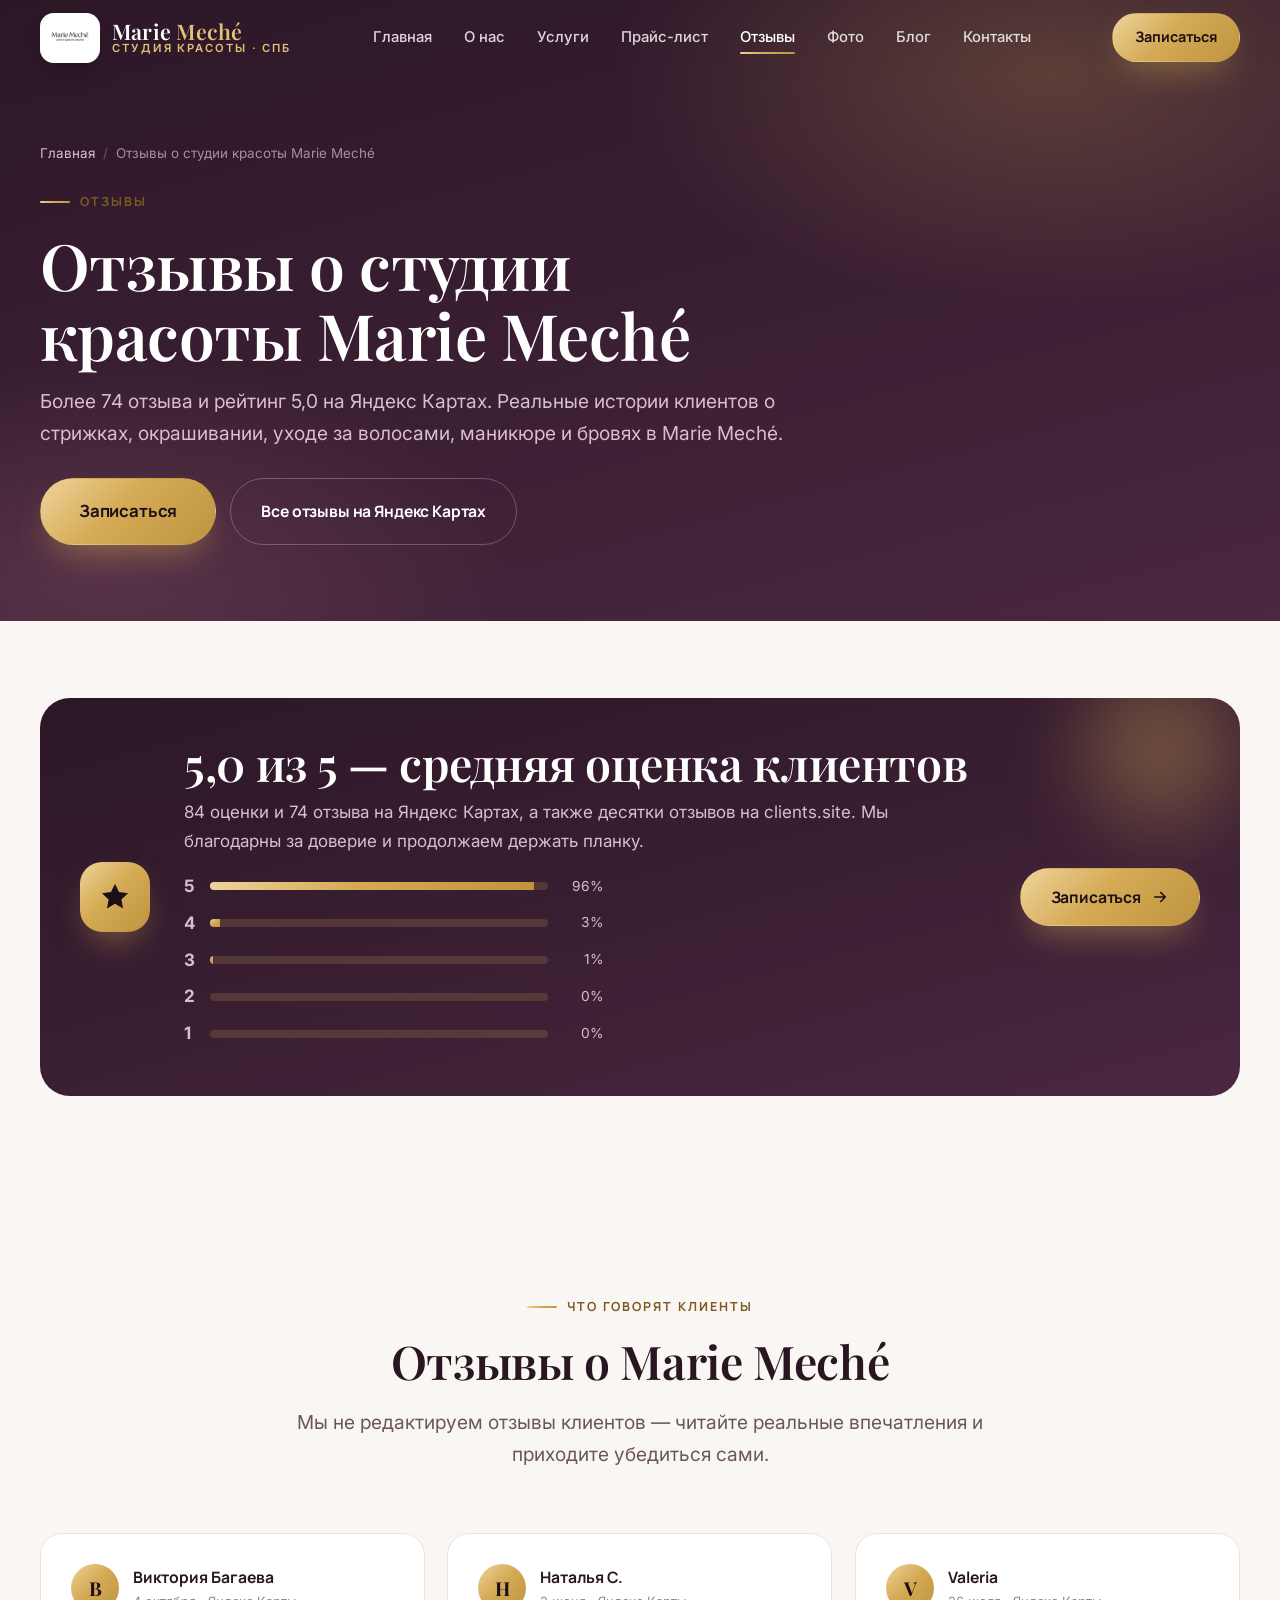
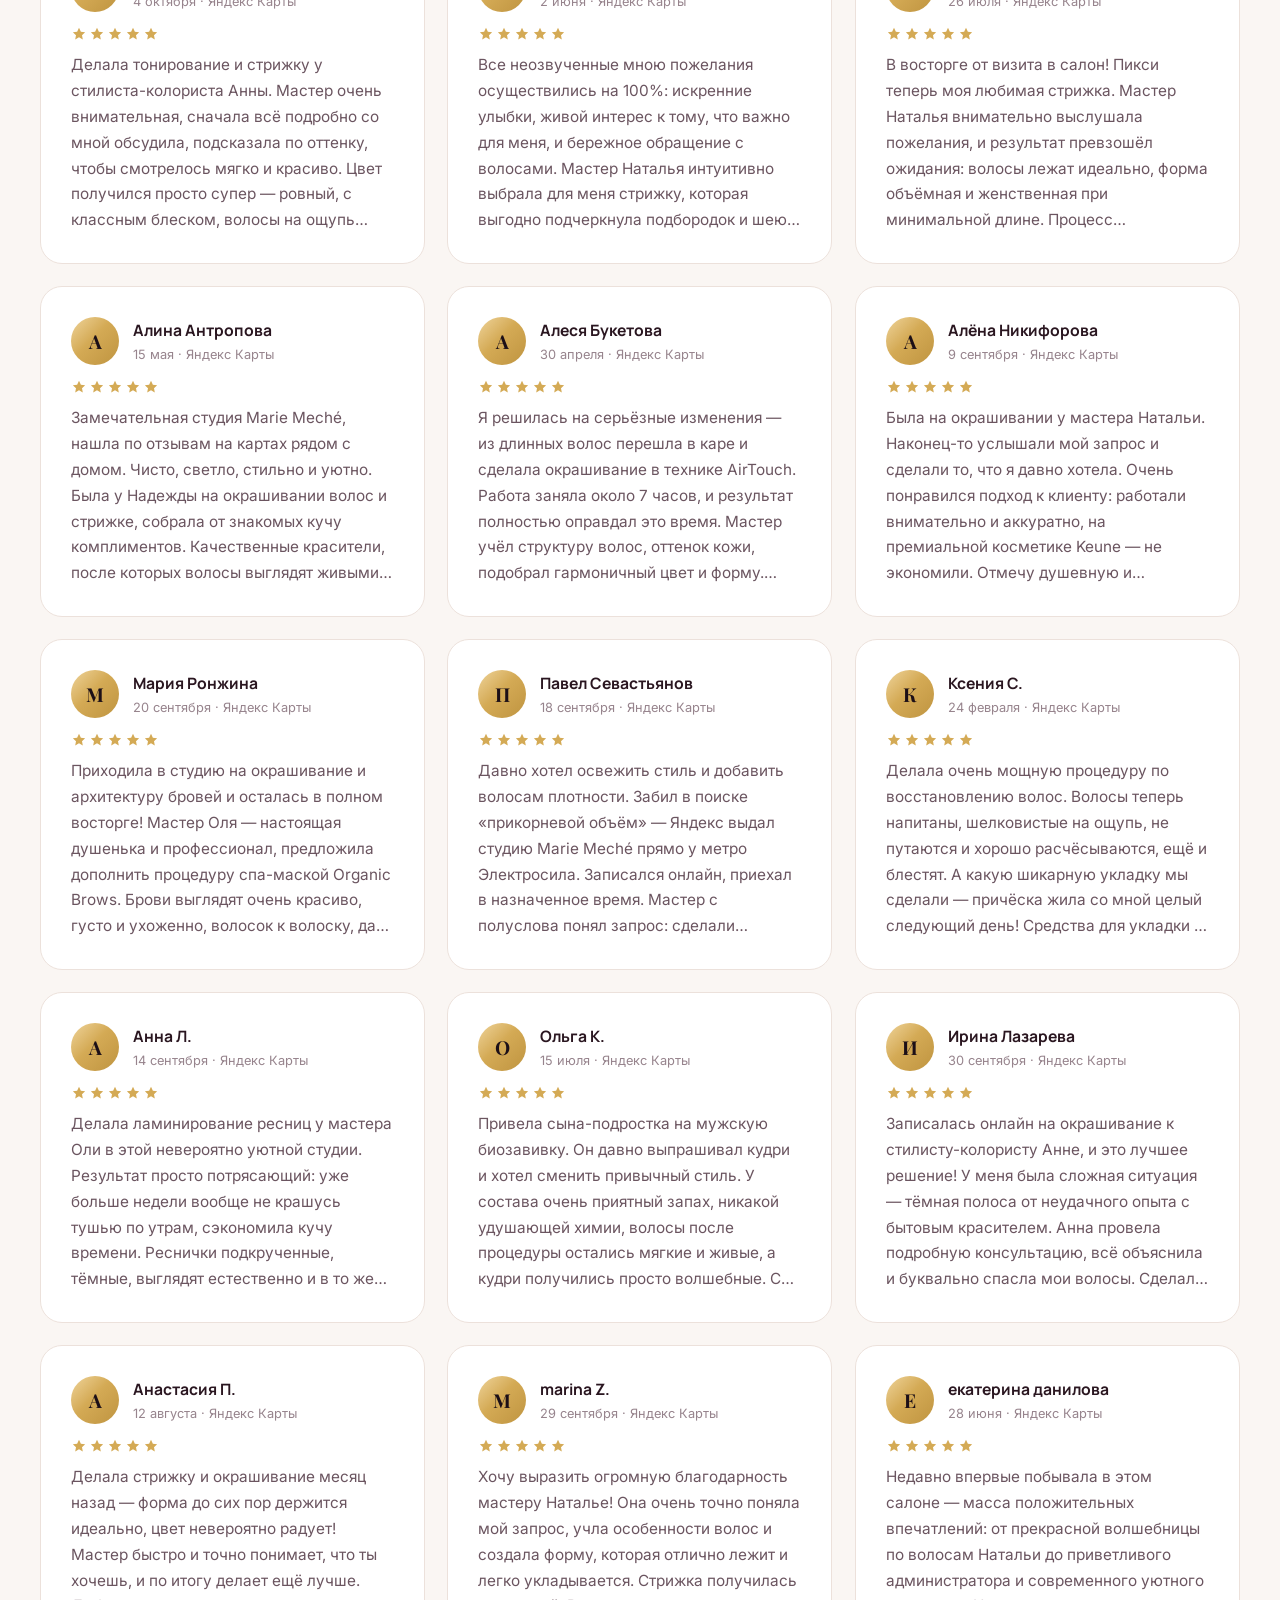
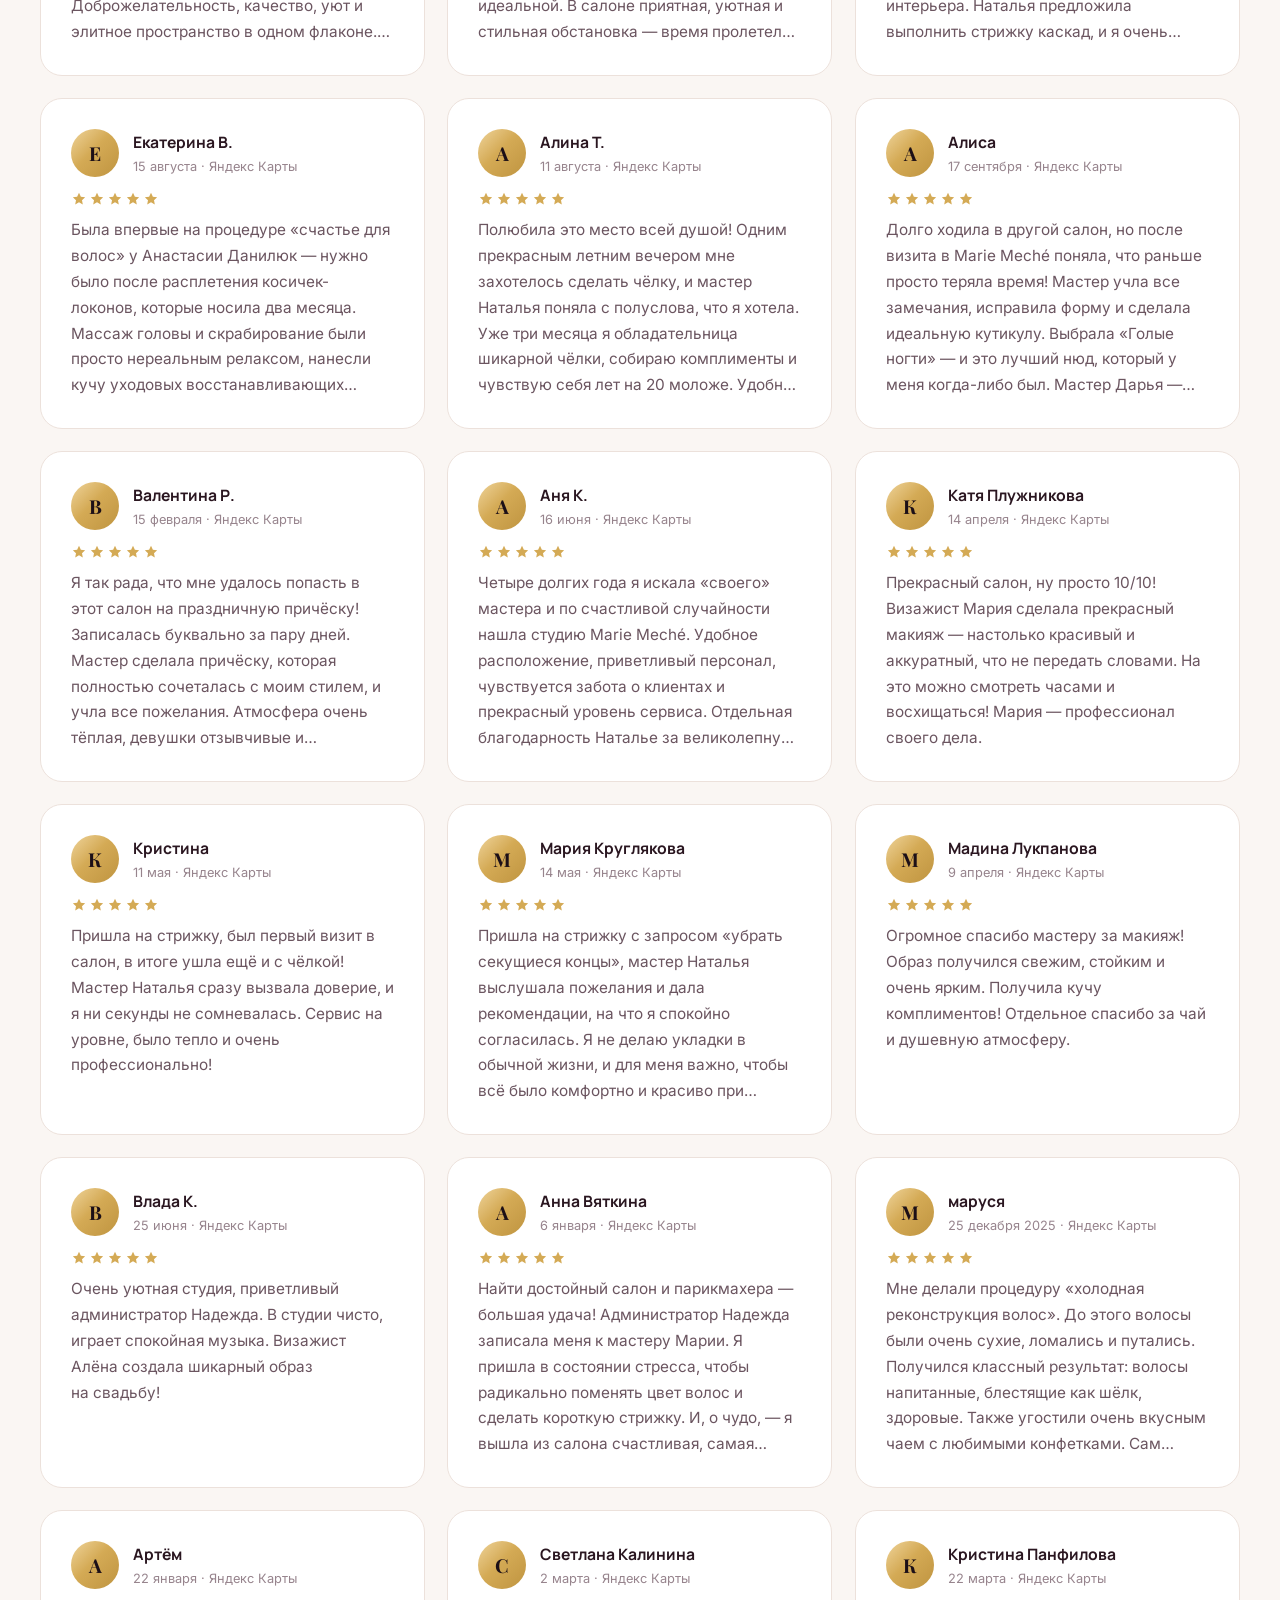
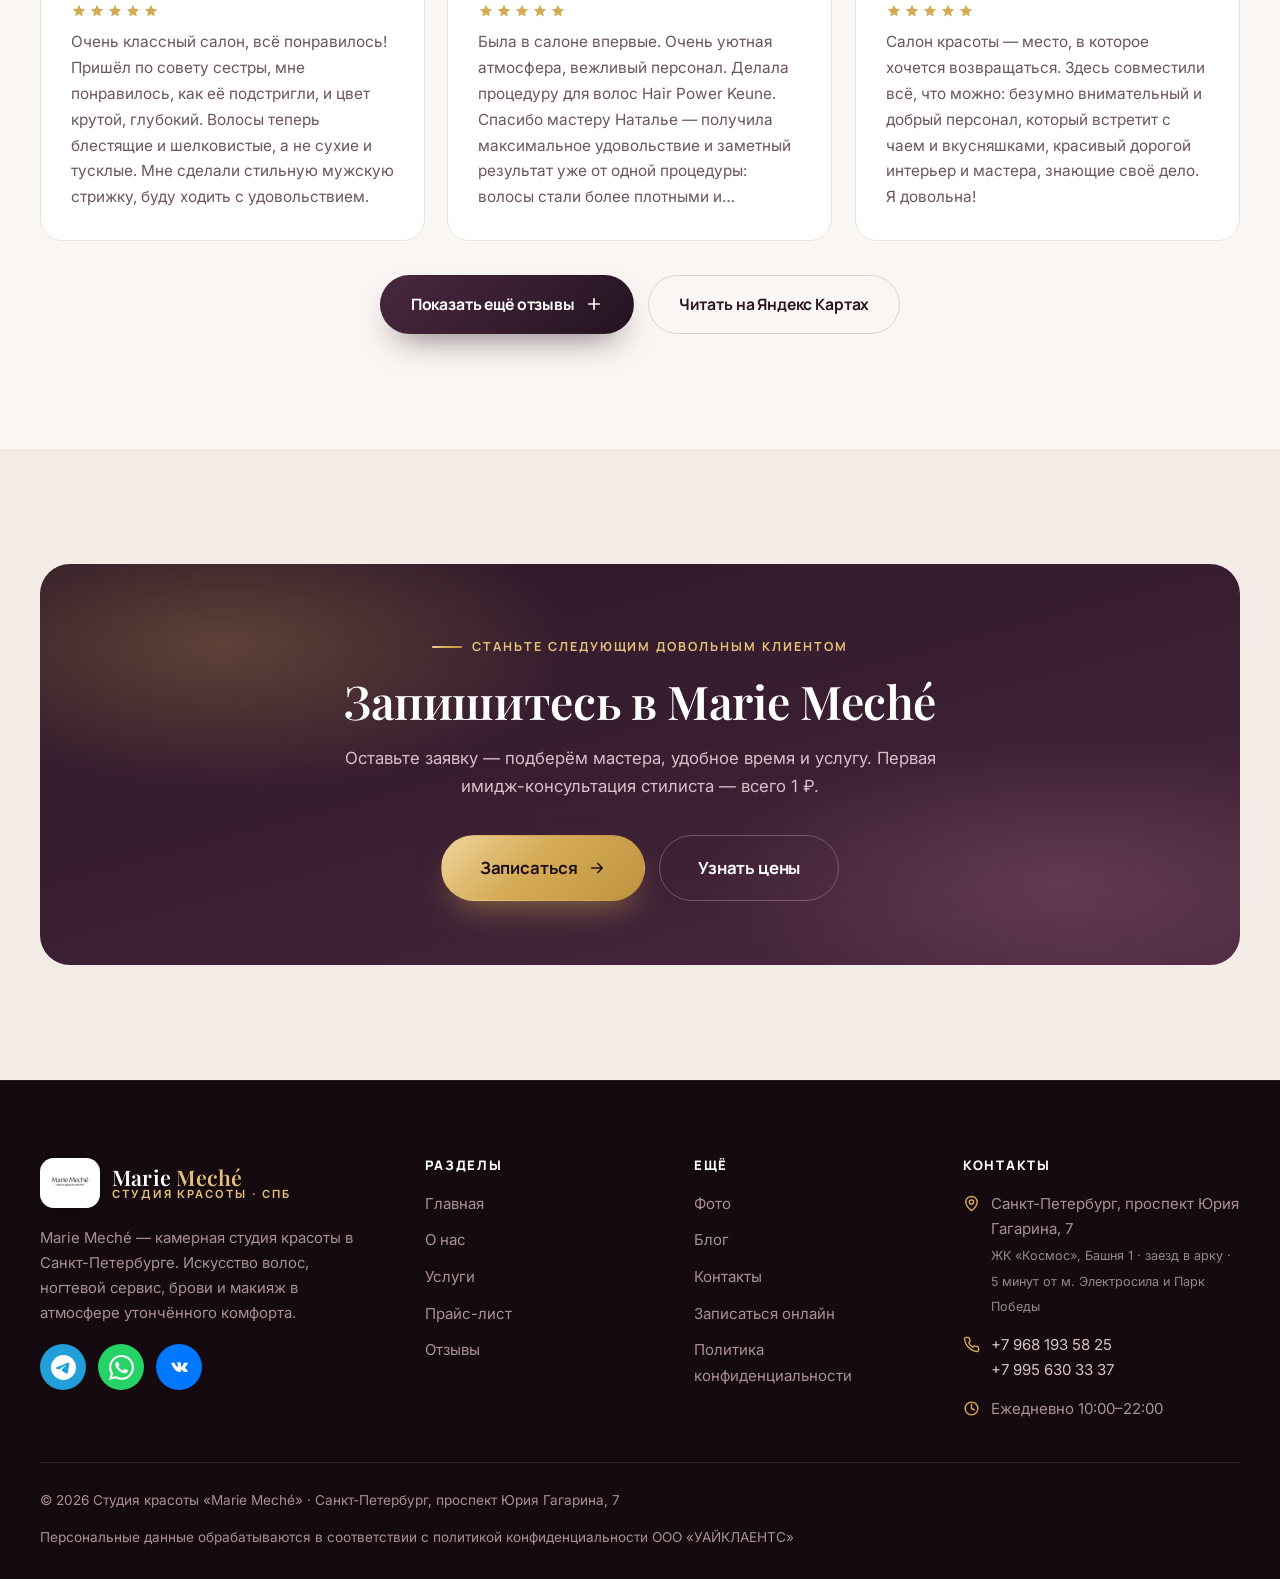
<file: reviews.html>
<!DOCTYPE html>
<html lang="ru">
<head>
  <meta charset="UTF-8">
  <meta name="viewport" content="width=device-width, initial-scale=1, viewport-fit=cover">
  <title>Отзывы о студии красоты Marie Meché — рейтинг 5,0 в Санкт-Петербурге</title>
  <meta name="description" content="Отзывы клиентов студии красоты Marie Meché в Санкт-Петербурге: стрижки, окрашивание, уход за волосами, маникюр и брови. Рейтинг 5,0 на Яндекс Картах, 74 отзыва.">
  <meta name="theme-color" content="#1c0f17">
  <link rel="preconnect" href="https://fonts.googleapis.com">
  <link rel="preconnect" href="https://fonts.gstatic.com" crossorigin>
  <link href="https://fonts.googleapis.com/css2?family=Manrope:wght@500;600;700;800&family=Inter:wght@400;500;600;700&family=Playfair+Display:ital,wght@0,500;0,600;0,700;1,500&display=swap" rel="stylesheet">
  <link rel="stylesheet" href="css/style.css?v=20261018">
  <link rel="icon" href="img/logo.png">
  <link rel="apple-touch-icon" href="img/logo.png">
  <link rel="canonical" href="https://system785.github.io/marie-meche/reviews.html">
  <meta property="og:type" content="website">
  <meta property="og:site_name" content="Marie Meché — студия красоты в Санкт-Петербурге">
  <meta property="og:locale" content="ru_RU">
  <meta property="og:title" content="Отзывы о студии красоты Marie Meché — рейтинг 5,0 в Санкт-Петербурге">
  <meta property="og:description" content="Отзывы клиентов студии красоты Marie Meché в Санкт-Петербурге: стрижки, окрашивание, уход за волосами, маникюр и брови. Рейтинг 5,0 на Яндекс Картах, 74 отзыва.">
  <meta property="og:url" content="https://system785.github.io/marie-meche/reviews.html">
  <meta property="og:image" content="https://system785.github.io/marie-meche/img/og-cover.jpg">
  <meta property="og:image:width" content="1200">
  <meta property="og:image:height" content="630">
  <meta property="og:image:alt" content="Студия красоты Marie Meché в Санкт-Петербурге">
  <meta name="twitter:card" content="summary_large_image">
  <meta name="twitter:title" content="Отзывы о студии красоты Marie Meché — рейтинг 5,0 в Санкт-Петербурге">
  <meta name="twitter:description" content="Отзывы клиентов студии красоты Marie Meché в Санкт-Петербурге: стрижки, окрашивание, уход за волосами, маникюр и брови. Рейтинг 5,0 на Яндекс Картах, 74 отзыва.">
  <meta name="twitter:image" content="https://system785.github.io/marie-meche/img/og-cover.jpg">
  <script type="application/ld+json">
  {
    "@context": "https://schema.org",
    "@type": "BeautySalon",
    "@id": "https://system785.github.io/marie-meche/#salon",
    "name": "Marie Meché",
    "url": "https://system785.github.io/marie-meche/reviews.html",
    "aggregateRating": { "@type": "AggregateRating", "ratingValue": "5.0", "reviewCount": "74", "bestRating": "5", "worstRating": "1" },
    "review": [
      { "@type": "Review", "author": { "@type": "Person", "name": "Виктория Багаева" }, "reviewRating": { "@type": "Rating", "ratingValue": "5" }, "reviewBody": "Делала тонирование и стрижку у стилиста-колориста Анны. Цвет получился ровный, с классным блеском, волосы живые." },
      { "@type": "Review", "author": { "@type": "Person", "name": "Valeria" }, "reviewRating": { "@type": "Rating", "ratingValue": "5" }, "reviewBody": "Пикси теперь моя любимая стрижка. Результат превзошёл ожидания, укладка занимает 5 минут." },
      { "@type": "Review", "author": { "@type": "Person", "name": "Алёна Никифорова" }, "reviewRating": { "@type": "Rating", "ratingValue": "5" }, "reviewBody": "Работали внимательно и аккуратно на премиальной косметике Keune. Душевная атмосфера, теперь это моё любимое место." }
    ]
  }
  </script>
</head>
<body>

<a class="skip-link" href="#main">Перейти к содержанию</a>
<div class="progress-bar" aria-hidden="true"></div>

<header class="header">
  <div class="container">
    <div class="header-inner">
      <a class="brand" href="index.html" aria-label="Marie Meché — студия красоты, на главную">
        <span class="brand-mark"><img src="img/logo.png" alt="Логотип студии красоты Marie Meché" width="46" height="46" decoding="async"></span>
        <span class="brand-text"><span class="brand-name">Marie <span class="accent">Meché</span></span><span class="brand-sub">студия красоты · СПб</span></span>
      </a>
      <nav class="nav" aria-label="Основная навигация">
        <a href="index.html">Главная</a><a href="about.html">О нас</a><a href="services.html">Услуги</a><a href="price.html">Прайс-лист</a><a href="reviews.html" class="active">Отзывы</a><a href="photo.html">Фото</a><a href="blog.html">Блог</a><a href="contacts.html">Контакты</a>
      </nav>
      <div class="header-cta">
        <a class="btn sm" href="request.html">Записаться</a>
        <button class="burger" type="button" aria-label="Открыть меню" aria-expanded="false" aria-controls="drawer">
          <span></span><span></span><span></span>
        </button>
      </div>
    </div>
  </div>
</header>

<nav class="drawer" id="drawer" aria-label="Мобильное меню">
  <a class="drawer-link" href="index.html">Главная</a><a class="drawer-link" href="about.html">О нас</a><a class="drawer-link" href="services.html">Услуги</a><a class="drawer-link" href="price.html">Прайс-лист</a><a class="drawer-link active" href="reviews.html">Отзывы</a><a class="drawer-link" href="photo.html">Фото</a><a class="drawer-link" href="blog.html">Блог</a><a class="drawer-link" href="contacts.html">Контакты</a>
  <a class="btn" href="request.html">Записаться онлайн</a>
  <div class="drawer-contacts">
    <a href="tel:+79681935825">+7 968 193 58 25</a><br>
    <a href="https://t.me/mariemechee">Telegram @mariemechee</a><br>
    <a href="https://wa.me/79956303337">WhatsApp</a>
  </div>
</nav>
<main id="main">
  <section class="page-hero">
    <div class="container">
      <nav class="crumbs" aria-label="Хлебные крошки"><a href="index.html">Главная</a><span class="sep">/</span><span>Отзывы о студии красоты Marie Meché</span></nav>
      <span class="eyebrow">Отзывы</span>
      <h1>Отзывы о студии красоты Marie Meché</h1>
      <p class="lead">Более 74 отзыва и рейтинг 5,0 на Яндекс Картах. Реальные истории клиентов о стрижках, окрашивании, уходе за волосами, маникюре и бровях в Marie Meché.</p>
      
      <div class="btn-row"><a class="btn lg" href="request.html">Записаться</a><a class="btn ghost on-dark" href="https://yandex.ru/maps/org/marie_meche/214190318160/reviews/">Все отзывы на Яндекс Картах</a></div>
    </div>
  </section>

  <section class="section tight">
    <div class="container">
      <div class="promo reveal">
        <div class="promo-icon" style="background:var(--grad-amber)"><svg viewBox="0 0 24 24" fill="currentColor"><path d="M12 2.6l2.8 5.9 6.4.8-4.7 4.4 1.2 6.4L12 16.8 6.3 20.1l1.2-6.4L2.8 9.3l6.4-.8z"/></svg></div>
        <div>
          <h2 style="color:#fff">5,0 из 5 — средняя оценка клиентов</h2>
          <p>84 оценки и 74 отзыва на Яндекс Картах, а также десятки отзывов на clients.site. Мы благодарны за доверие и продолжаем держать планку.</p>
          <div style="margin-top:16px;max-width:420px"><div class="dist-row" style="display:flex;align-items:center;gap:12px;margin-bottom:8px"><span style="width:14px;font-weight:700">5</span><span style="flex:1;height:8px;border-radius:99px;background:rgba(212,170,85,.18);overflow:hidden"><span style="display:block;height:100%;width:96%;background:var(--grad-amber)"></span></span><span style="width:44px;text-align:right;font-size:.86rem;color:var(--on-dark-2)">96%</span></div><div class="dist-row" style="display:flex;align-items:center;gap:12px;margin-bottom:8px"><span style="width:14px;font-weight:700">4</span><span style="flex:1;height:8px;border-radius:99px;background:rgba(212,170,85,.18);overflow:hidden"><span style="display:block;height:100%;width:3%;background:var(--grad-amber)"></span></span><span style="width:44px;text-align:right;font-size:.86rem;color:var(--on-dark-2)">3%</span></div><div class="dist-row" style="display:flex;align-items:center;gap:12px;margin-bottom:8px"><span style="width:14px;font-weight:700">3</span><span style="flex:1;height:8px;border-radius:99px;background:rgba(212,170,85,.18);overflow:hidden"><span style="display:block;height:100%;width:1%;background:var(--grad-amber)"></span></span><span style="width:44px;text-align:right;font-size:.86rem;color:var(--on-dark-2)">1%</span></div><div class="dist-row" style="display:flex;align-items:center;gap:12px;margin-bottom:8px"><span style="width:14px;font-weight:700">2</span><span style="flex:1;height:8px;border-radius:99px;background:rgba(212,170,85,.18);overflow:hidden"><span style="display:block;height:100%;width:0%;background:var(--grad-amber)"></span></span><span style="width:44px;text-align:right;font-size:.86rem;color:var(--on-dark-2)">0%</span></div><div class="dist-row" style="display:flex;align-items:center;gap:12px;margin-bottom:8px"><span style="width:14px;font-weight:700">1</span><span style="flex:1;height:8px;border-radius:99px;background:rgba(212,170,85,.18);overflow:hidden"><span style="display:block;height:100%;width:0%;background:var(--grad-amber)"></span></span><span style="width:44px;text-align:right;font-size:.86rem;color:var(--on-dark-2)">0%</span></div></div>
        </div>
        <a class="btn" href="request.html">Записаться
          <svg viewBox="0 0 24 24" fill="none" stroke="currentColor" stroke-width="2.2" stroke-linecap="round" stroke-linejoin="round"><path d="M5 12h14M13 6l6 6-6 6"/></svg>
        </a>
      </div>
    </div>
  </section>

  <section class="section">
    <div class="container">
      <header class="section-head center reveal">
        <span class="eyebrow center">Что говорят клиенты</span>
        <h2 class="section-title">Отзывы о Marie Meché</h2>
        <p class="lead">Мы не редактируем отзывы клиентов — читайте реальные впечатления и приходите убедиться сами.</p>
      </header>
      <div class="review-grid" data-stagger data-reviews><article class="review reveal clamp">
        <div class="review-head">
          <span class="review-ava" aria-hidden="true">В</span>
          <div>
            <div class="review-name">Виктория Багаева</div>
            <div class="review-meta">4 октября · Яндекс Карты</div>
          </div>
        </div>
        <span class="stars" aria-hidden="true"><svg viewBox="0 0 24 24" fill="currentColor" aria-hidden="true"><path d="M12 2.6l2.8 5.9 6.4.8-4.7 4.4 1.2 6.4L12 16.8 6.3 20.1l1.2-6.4L2.8 9.3l6.4-.8z"/></svg><svg viewBox="0 0 24 24" fill="currentColor" aria-hidden="true"><path d="M12 2.6l2.8 5.9 6.4.8-4.7 4.4 1.2 6.4L12 16.8 6.3 20.1l1.2-6.4L2.8 9.3l6.4-.8z"/></svg><svg viewBox="0 0 24 24" fill="currentColor" aria-hidden="true"><path d="M12 2.6l2.8 5.9 6.4.8-4.7 4.4 1.2 6.4L12 16.8 6.3 20.1l1.2-6.4L2.8 9.3l6.4-.8z"/></svg><svg viewBox="0 0 24 24" fill="currentColor" aria-hidden="true"><path d="M12 2.6l2.8 5.9 6.4.8-4.7 4.4 1.2 6.4L12 16.8 6.3 20.1l1.2-6.4L2.8 9.3l6.4-.8z"/></svg><svg viewBox="0 0 24 24" fill="currentColor" aria-hidden="true"><path d="M12 2.6l2.8 5.9 6.4.8-4.7 4.4 1.2 6.4L12 16.8 6.3 20.1l1.2-6.4L2.8 9.3l6.4-.8z"/></svg></span>
        <p>Делала тонирование и стрижку у стилиста-колориста Анны. Мастер очень внимательная, сначала всё подробно со мной обсудила, подсказала по оттенку, чтобы смотрелось мягко и красиво. Цвет получился просто супер — ровный, с классным блеском, волосы на ощупь очень приятные, живые. Обязательно приду к Анне ещё!</p>
      </article><article class="review reveal clamp">
        <div class="review-head">
          <span class="review-ava" aria-hidden="true">Н</span>
          <div>
            <div class="review-name">Наталья С.</div>
            <div class="review-meta">2 июня · Яндекс Карты</div>
          </div>
        </div>
        <span class="stars" aria-hidden="true"><svg viewBox="0 0 24 24" fill="currentColor" aria-hidden="true"><path d="M12 2.6l2.8 5.9 6.4.8-4.7 4.4 1.2 6.4L12 16.8 6.3 20.1l1.2-6.4L2.8 9.3l6.4-.8z"/></svg><svg viewBox="0 0 24 24" fill="currentColor" aria-hidden="true"><path d="M12 2.6l2.8 5.9 6.4.8-4.7 4.4 1.2 6.4L12 16.8 6.3 20.1l1.2-6.4L2.8 9.3l6.4-.8z"/></svg><svg viewBox="0 0 24 24" fill="currentColor" aria-hidden="true"><path d="M12 2.6l2.8 5.9 6.4.8-4.7 4.4 1.2 6.4L12 16.8 6.3 20.1l1.2-6.4L2.8 9.3l6.4-.8z"/></svg><svg viewBox="0 0 24 24" fill="currentColor" aria-hidden="true"><path d="M12 2.6l2.8 5.9 6.4.8-4.7 4.4 1.2 6.4L12 16.8 6.3 20.1l1.2-6.4L2.8 9.3l6.4-.8z"/></svg><svg viewBox="0 0 24 24" fill="currentColor" aria-hidden="true"><path d="M12 2.6l2.8 5.9 6.4.8-4.7 4.4 1.2 6.4L12 16.8 6.3 20.1l1.2-6.4L2.8 9.3l6.4-.8z"/></svg></span>
        <p>Все неозвученные мною пожелания осуществились на 100%: искренние улыбки, живой интерес к тому, что важно для меня, и бережное обращение с волосами. Мастер Наталья интуитивно выбрала для меня стрижку, которая выгодно подчеркнула подбородок и шею. Профессиональная косметика Keune с ненавязчивым приятным ароматом — волосы не склеены и легко расчёсываются.</p>
      </article><article class="review reveal clamp">
        <div class="review-head">
          <span class="review-ava" aria-hidden="true">V</span>
          <div>
            <div class="review-name">Valeria</div>
            <div class="review-meta">26 июля · Яндекс Карты</div>
          </div>
        </div>
        <span class="stars" aria-hidden="true"><svg viewBox="0 0 24 24" fill="currentColor" aria-hidden="true"><path d="M12 2.6l2.8 5.9 6.4.8-4.7 4.4 1.2 6.4L12 16.8 6.3 20.1l1.2-6.4L2.8 9.3l6.4-.8z"/></svg><svg viewBox="0 0 24 24" fill="currentColor" aria-hidden="true"><path d="M12 2.6l2.8 5.9 6.4.8-4.7 4.4 1.2 6.4L12 16.8 6.3 20.1l1.2-6.4L2.8 9.3l6.4-.8z"/></svg><svg viewBox="0 0 24 24" fill="currentColor" aria-hidden="true"><path d="M12 2.6l2.8 5.9 6.4.8-4.7 4.4 1.2 6.4L12 16.8 6.3 20.1l1.2-6.4L2.8 9.3l6.4-.8z"/></svg><svg viewBox="0 0 24 24" fill="currentColor" aria-hidden="true"><path d="M12 2.6l2.8 5.9 6.4.8-4.7 4.4 1.2 6.4L12 16.8 6.3 20.1l1.2-6.4L2.8 9.3l6.4-.8z"/></svg><svg viewBox="0 0 24 24" fill="currentColor" aria-hidden="true"><path d="M12 2.6l2.8 5.9 6.4.8-4.7 4.4 1.2 6.4L12 16.8 6.3 20.1l1.2-6.4L2.8 9.3l6.4-.8z"/></svg></span>
        <p>В восторге от визита в салон! Пикси теперь моя любимая стрижка. Мастер Наталья внимательно выслушала пожелания, и результат превзошёл ожидания: волосы лежат идеально, форма объёмная и женственная при минимальной длине. Процесс комфортный, без спешки, и теперь укладка занимает 5 минут. Моя искренняя рекомендация!</p>
      </article><article class="review reveal clamp">
        <div class="review-head">
          <span class="review-ava" aria-hidden="true">А</span>
          <div>
            <div class="review-name">Алина Антропова</div>
            <div class="review-meta">15 мая · Яндекс Карты</div>
          </div>
        </div>
        <span class="stars" aria-hidden="true"><svg viewBox="0 0 24 24" fill="currentColor" aria-hidden="true"><path d="M12 2.6l2.8 5.9 6.4.8-4.7 4.4 1.2 6.4L12 16.8 6.3 20.1l1.2-6.4L2.8 9.3l6.4-.8z"/></svg><svg viewBox="0 0 24 24" fill="currentColor" aria-hidden="true"><path d="M12 2.6l2.8 5.9 6.4.8-4.7 4.4 1.2 6.4L12 16.8 6.3 20.1l1.2-6.4L2.8 9.3l6.4-.8z"/></svg><svg viewBox="0 0 24 24" fill="currentColor" aria-hidden="true"><path d="M12 2.6l2.8 5.9 6.4.8-4.7 4.4 1.2 6.4L12 16.8 6.3 20.1l1.2-6.4L2.8 9.3l6.4-.8z"/></svg><svg viewBox="0 0 24 24" fill="currentColor" aria-hidden="true"><path d="M12 2.6l2.8 5.9 6.4.8-4.7 4.4 1.2 6.4L12 16.8 6.3 20.1l1.2-6.4L2.8 9.3l6.4-.8z"/></svg><svg viewBox="0 0 24 24" fill="currentColor" aria-hidden="true"><path d="M12 2.6l2.8 5.9 6.4.8-4.7 4.4 1.2 6.4L12 16.8 6.3 20.1l1.2-6.4L2.8 9.3l6.4-.8z"/></svg></span>
        <p>Замечательная студия Marie Meché, нашла по отзывам на картах рядом с домом. Чисто, светло, стильно и уютно. Была у Надежды на окрашивании волос и стрижке, собрала от знакомых кучу комплиментов. Качественные красители, после которых волосы выглядят живыми и здоровыми. Адекватная ценовая политика. Вернулась во второй раз — всё на высшем уровне.</p>
      </article><article class="review reveal clamp">
        <div class="review-head">
          <span class="review-ava" aria-hidden="true">А</span>
          <div>
            <div class="review-name">Алеся Букетова</div>
            <div class="review-meta">30 апреля · Яндекс Карты</div>
          </div>
        </div>
        <span class="stars" aria-hidden="true"><svg viewBox="0 0 24 24" fill="currentColor" aria-hidden="true"><path d="M12 2.6l2.8 5.9 6.4.8-4.7 4.4 1.2 6.4L12 16.8 6.3 20.1l1.2-6.4L2.8 9.3l6.4-.8z"/></svg><svg viewBox="0 0 24 24" fill="currentColor" aria-hidden="true"><path d="M12 2.6l2.8 5.9 6.4.8-4.7 4.4 1.2 6.4L12 16.8 6.3 20.1l1.2-6.4L2.8 9.3l6.4-.8z"/></svg><svg viewBox="0 0 24 24" fill="currentColor" aria-hidden="true"><path d="M12 2.6l2.8 5.9 6.4.8-4.7 4.4 1.2 6.4L12 16.8 6.3 20.1l1.2-6.4L2.8 9.3l6.4-.8z"/></svg><svg viewBox="0 0 24 24" fill="currentColor" aria-hidden="true"><path d="M12 2.6l2.8 5.9 6.4.8-4.7 4.4 1.2 6.4L12 16.8 6.3 20.1l1.2-6.4L2.8 9.3l6.4-.8z"/></svg><svg viewBox="0 0 24 24" fill="currentColor" aria-hidden="true"><path d="M12 2.6l2.8 5.9 6.4.8-4.7 4.4 1.2 6.4L12 16.8 6.3 20.1l1.2-6.4L2.8 9.3l6.4-.8z"/></svg></span>
        <p>Я решилась на серьёзные изменения — из длинных волос перешла в каре и сделала окрашивание в технике AirTouch. Работа заняла около 7 часов, и результат полностью оправдал это время. Мастер учёл структуру волос, оттенок кожи, подобрал гармоничный цвет и форму. Окрашивание выглядит естественно и дорого, с мягкими переходами и красивым объёмом.</p>
      </article><article class="review reveal clamp">
        <div class="review-head">
          <span class="review-ava" aria-hidden="true">А</span>
          <div>
            <div class="review-name">Алёна Никифорова</div>
            <div class="review-meta">9 сентября · Яндекс Карты</div>
          </div>
        </div>
        <span class="stars" aria-hidden="true"><svg viewBox="0 0 24 24" fill="currentColor" aria-hidden="true"><path d="M12 2.6l2.8 5.9 6.4.8-4.7 4.4 1.2 6.4L12 16.8 6.3 20.1l1.2-6.4L2.8 9.3l6.4-.8z"/></svg><svg viewBox="0 0 24 24" fill="currentColor" aria-hidden="true"><path d="M12 2.6l2.8 5.9 6.4.8-4.7 4.4 1.2 6.4L12 16.8 6.3 20.1l1.2-6.4L2.8 9.3l6.4-.8z"/></svg><svg viewBox="0 0 24 24" fill="currentColor" aria-hidden="true"><path d="M12 2.6l2.8 5.9 6.4.8-4.7 4.4 1.2 6.4L12 16.8 6.3 20.1l1.2-6.4L2.8 9.3l6.4-.8z"/></svg><svg viewBox="0 0 24 24" fill="currentColor" aria-hidden="true"><path d="M12 2.6l2.8 5.9 6.4.8-4.7 4.4 1.2 6.4L12 16.8 6.3 20.1l1.2-6.4L2.8 9.3l6.4-.8z"/></svg><svg viewBox="0 0 24 24" fill="currentColor" aria-hidden="true"><path d="M12 2.6l2.8 5.9 6.4.8-4.7 4.4 1.2 6.4L12 16.8 6.3 20.1l1.2-6.4L2.8 9.3l6.4-.8z"/></svg></span>
        <p>Была на окрашивании у мастера Натальи. Наконец-то услышали мой запрос и сделали то, что я давно хотела. Очень понравился подход к клиенту: работали внимательно и аккуратно, на премиальной косметике Keune — не экономили. Отмечу душевную и дружелюбную атмосферу, прекрасный администратор Надежда проконсультировала и ответила на все вопросы. Теперь это моё любимое место.</p>
      </article><article class="review reveal clamp">
        <div class="review-head">
          <span class="review-ava" aria-hidden="true">М</span>
          <div>
            <div class="review-name">Мария Ронжина</div>
            <div class="review-meta">20 сентября · Яндекс Карты</div>
          </div>
        </div>
        <span class="stars" aria-hidden="true"><svg viewBox="0 0 24 24" fill="currentColor" aria-hidden="true"><path d="M12 2.6l2.8 5.9 6.4.8-4.7 4.4 1.2 6.4L12 16.8 6.3 20.1l1.2-6.4L2.8 9.3l6.4-.8z"/></svg><svg viewBox="0 0 24 24" fill="currentColor" aria-hidden="true"><path d="M12 2.6l2.8 5.9 6.4.8-4.7 4.4 1.2 6.4L12 16.8 6.3 20.1l1.2-6.4L2.8 9.3l6.4-.8z"/></svg><svg viewBox="0 0 24 24" fill="currentColor" aria-hidden="true"><path d="M12 2.6l2.8 5.9 6.4.8-4.7 4.4 1.2 6.4L12 16.8 6.3 20.1l1.2-6.4L2.8 9.3l6.4-.8z"/></svg><svg viewBox="0 0 24 24" fill="currentColor" aria-hidden="true"><path d="M12 2.6l2.8 5.9 6.4.8-4.7 4.4 1.2 6.4L12 16.8 6.3 20.1l1.2-6.4L2.8 9.3l6.4-.8z"/></svg><svg viewBox="0 0 24 24" fill="currentColor" aria-hidden="true"><path d="M12 2.6l2.8 5.9 6.4.8-4.7 4.4 1.2 6.4L12 16.8 6.3 20.1l1.2-6.4L2.8 9.3l6.4-.8z"/></svg></span>
        <p>Приходила в студию на окрашивание и архитектуру бровей и осталась в полном восторге! Мастер Оля — настоящая душенька и профессионал, предложила дополнить процедуру спа-маской Organic Brows. Брови выглядят очень красиво, густо и ухоженно, волосок к волоску, да ещё и невероятно мягкие. Цвет подобрала идеально под мой цветотип.</p>
      </article><article class="review reveal clamp">
        <div class="review-head">
          <span class="review-ava" aria-hidden="true">П</span>
          <div>
            <div class="review-name">Павел Севастьянов</div>
            <div class="review-meta">18 сентября · Яндекс Карты</div>
          </div>
        </div>
        <span class="stars" aria-hidden="true"><svg viewBox="0 0 24 24" fill="currentColor" aria-hidden="true"><path d="M12 2.6l2.8 5.9 6.4.8-4.7 4.4 1.2 6.4L12 16.8 6.3 20.1l1.2-6.4L2.8 9.3l6.4-.8z"/></svg><svg viewBox="0 0 24 24" fill="currentColor" aria-hidden="true"><path d="M12 2.6l2.8 5.9 6.4.8-4.7 4.4 1.2 6.4L12 16.8 6.3 20.1l1.2-6.4L2.8 9.3l6.4-.8z"/></svg><svg viewBox="0 0 24 24" fill="currentColor" aria-hidden="true"><path d="M12 2.6l2.8 5.9 6.4.8-4.7 4.4 1.2 6.4L12 16.8 6.3 20.1l1.2-6.4L2.8 9.3l6.4-.8z"/></svg><svg viewBox="0 0 24 24" fill="currentColor" aria-hidden="true"><path d="M12 2.6l2.8 5.9 6.4.8-4.7 4.4 1.2 6.4L12 16.8 6.3 20.1l1.2-6.4L2.8 9.3l6.4-.8z"/></svg><svg viewBox="0 0 24 24" fill="currentColor" aria-hidden="true"><path d="M12 2.6l2.8 5.9 6.4.8-4.7 4.4 1.2 6.4L12 16.8 6.3 20.1l1.2-6.4L2.8 9.3l6.4-.8z"/></svg></span>
        <p>Давно хотел освежить стиль и добавить волосам плотности. Забил в поиске «прикорневой объём» — Яндекс выдал студию Marie Meché прямо у метро Электросила. Записался онлайн, приехал в назначенное время. Мастер с полуслова понял запрос: сделали прикорневой объём и лёгкую мужскую стрижку. Всё аккуратно, быстро и по делу.</p>
      </article><article class="review reveal clamp">
        <div class="review-head">
          <span class="review-ava" aria-hidden="true">К</span>
          <div>
            <div class="review-name">Ксения С.</div>
            <div class="review-meta">24 февраля · Яндекс Карты</div>
          </div>
        </div>
        <span class="stars" aria-hidden="true"><svg viewBox="0 0 24 24" fill="currentColor" aria-hidden="true"><path d="M12 2.6l2.8 5.9 6.4.8-4.7 4.4 1.2 6.4L12 16.8 6.3 20.1l1.2-6.4L2.8 9.3l6.4-.8z"/></svg><svg viewBox="0 0 24 24" fill="currentColor" aria-hidden="true"><path d="M12 2.6l2.8 5.9 6.4.8-4.7 4.4 1.2 6.4L12 16.8 6.3 20.1l1.2-6.4L2.8 9.3l6.4-.8z"/></svg><svg viewBox="0 0 24 24" fill="currentColor" aria-hidden="true"><path d="M12 2.6l2.8 5.9 6.4.8-4.7 4.4 1.2 6.4L12 16.8 6.3 20.1l1.2-6.4L2.8 9.3l6.4-.8z"/></svg><svg viewBox="0 0 24 24" fill="currentColor" aria-hidden="true"><path d="M12 2.6l2.8 5.9 6.4.8-4.7 4.4 1.2 6.4L12 16.8 6.3 20.1l1.2-6.4L2.8 9.3l6.4-.8z"/></svg><svg viewBox="0 0 24 24" fill="currentColor" aria-hidden="true"><path d="M12 2.6l2.8 5.9 6.4.8-4.7 4.4 1.2 6.4L12 16.8 6.3 20.1l1.2-6.4L2.8 9.3l6.4-.8z"/></svg></span>
        <p>Делала очень мощную процедуру по восстановлению волос. Волосы теперь напитаны, шелковистые на ощупь, не путаются и хорошо расчёсываются, ещё и блестят. А какую шикарную укладку мы сделали — причёска жила со мной целый следующий день! Средства для укладки с лёгким приятным ароматом, никаких слипшихся волос. Вернули мне ощущение любви к себе!</p>
      </article><article class="review reveal clamp">
        <div class="review-head">
          <span class="review-ava" aria-hidden="true">А</span>
          <div>
            <div class="review-name">Анна Л.</div>
            <div class="review-meta">14 сентября · Яндекс Карты</div>
          </div>
        </div>
        <span class="stars" aria-hidden="true"><svg viewBox="0 0 24 24" fill="currentColor" aria-hidden="true"><path d="M12 2.6l2.8 5.9 6.4.8-4.7 4.4 1.2 6.4L12 16.8 6.3 20.1l1.2-6.4L2.8 9.3l6.4-.8z"/></svg><svg viewBox="0 0 24 24" fill="currentColor" aria-hidden="true"><path d="M12 2.6l2.8 5.9 6.4.8-4.7 4.4 1.2 6.4L12 16.8 6.3 20.1l1.2-6.4L2.8 9.3l6.4-.8z"/></svg><svg viewBox="0 0 24 24" fill="currentColor" aria-hidden="true"><path d="M12 2.6l2.8 5.9 6.4.8-4.7 4.4 1.2 6.4L12 16.8 6.3 20.1l1.2-6.4L2.8 9.3l6.4-.8z"/></svg><svg viewBox="0 0 24 24" fill="currentColor" aria-hidden="true"><path d="M12 2.6l2.8 5.9 6.4.8-4.7 4.4 1.2 6.4L12 16.8 6.3 20.1l1.2-6.4L2.8 9.3l6.4-.8z"/></svg><svg viewBox="0 0 24 24" fill="currentColor" aria-hidden="true"><path d="M12 2.6l2.8 5.9 6.4.8-4.7 4.4 1.2 6.4L12 16.8 6.3 20.1l1.2-6.4L2.8 9.3l6.4-.8z"/></svg></span>
        <p>Делала ламинирование ресниц у мастера Оли в этой невероятно уютной студии. Результат просто потрясающий: уже больше недели вообще не крашусь тушью по утрам, сэкономила кучу времени. Реснички подкрученные, тёмные, выглядят естественно и в то же время выразительно. Олечка — волшебница с золотыми ручками!</p>
      </article><article class="review reveal clamp">
        <div class="review-head">
          <span class="review-ava" aria-hidden="true">О</span>
          <div>
            <div class="review-name">Ольга К.</div>
            <div class="review-meta">15 июля · Яндекс Карты</div>
          </div>
        </div>
        <span class="stars" aria-hidden="true"><svg viewBox="0 0 24 24" fill="currentColor" aria-hidden="true"><path d="M12 2.6l2.8 5.9 6.4.8-4.7 4.4 1.2 6.4L12 16.8 6.3 20.1l1.2-6.4L2.8 9.3l6.4-.8z"/></svg><svg viewBox="0 0 24 24" fill="currentColor" aria-hidden="true"><path d="M12 2.6l2.8 5.9 6.4.8-4.7 4.4 1.2 6.4L12 16.8 6.3 20.1l1.2-6.4L2.8 9.3l6.4-.8z"/></svg><svg viewBox="0 0 24 24" fill="currentColor" aria-hidden="true"><path d="M12 2.6l2.8 5.9 6.4.8-4.7 4.4 1.2 6.4L12 16.8 6.3 20.1l1.2-6.4L2.8 9.3l6.4-.8z"/></svg><svg viewBox="0 0 24 24" fill="currentColor" aria-hidden="true"><path d="M12 2.6l2.8 5.9 6.4.8-4.7 4.4 1.2 6.4L12 16.8 6.3 20.1l1.2-6.4L2.8 9.3l6.4-.8z"/></svg><svg viewBox="0 0 24 24" fill="currentColor" aria-hidden="true"><path d="M12 2.6l2.8 5.9 6.4.8-4.7 4.4 1.2 6.4L12 16.8 6.3 20.1l1.2-6.4L2.8 9.3l6.4-.8z"/></svg></span>
        <p>Привела сына-подростка на мужскую биозавивку. Он давно выпрашивал кудри и хотел сменить привычный стиль. У состава очень приятный запах, никакой удушающей химии, волосы после процедуры остались мягкие и живые, а кудри получились просто волшебные. Сын в полнейшем восторге, укладывается за пару минут.</p>
      </article><article class="review reveal clamp">
        <div class="review-head">
          <span class="review-ava" aria-hidden="true">И</span>
          <div>
            <div class="review-name">Ирина Лазарева</div>
            <div class="review-meta">30 сентября · Яндекс Карты</div>
          </div>
        </div>
        <span class="stars" aria-hidden="true"><svg viewBox="0 0 24 24" fill="currentColor" aria-hidden="true"><path d="M12 2.6l2.8 5.9 6.4.8-4.7 4.4 1.2 6.4L12 16.8 6.3 20.1l1.2-6.4L2.8 9.3l6.4-.8z"/></svg><svg viewBox="0 0 24 24" fill="currentColor" aria-hidden="true"><path d="M12 2.6l2.8 5.9 6.4.8-4.7 4.4 1.2 6.4L12 16.8 6.3 20.1l1.2-6.4L2.8 9.3l6.4-.8z"/></svg><svg viewBox="0 0 24 24" fill="currentColor" aria-hidden="true"><path d="M12 2.6l2.8 5.9 6.4.8-4.7 4.4 1.2 6.4L12 16.8 6.3 20.1l1.2-6.4L2.8 9.3l6.4-.8z"/></svg><svg viewBox="0 0 24 24" fill="currentColor" aria-hidden="true"><path d="M12 2.6l2.8 5.9 6.4.8-4.7 4.4 1.2 6.4L12 16.8 6.3 20.1l1.2-6.4L2.8 9.3l6.4-.8z"/></svg><svg viewBox="0 0 24 24" fill="currentColor" aria-hidden="true"><path d="M12 2.6l2.8 5.9 6.4.8-4.7 4.4 1.2 6.4L12 16.8 6.3 20.1l1.2-6.4L2.8 9.3l6.4-.8z"/></svg></span>
        <p>Записалась онлайн на окрашивание к стилисту-колористу Анне, и это лучшее решение! У меня была сложная ситуация — тёмная полоса от неудачного опыта с бытовым красителем. Анна провела подробную консультацию, всё объяснила и буквально спасла мои волосы. Сделала потрясающее благородное окрашивание и стильную стрижку. От всей души рекомендую.</p>
      </article><article class="review reveal extra clamp">
        <div class="review-head">
          <span class="review-ava" aria-hidden="true">А</span>
          <div>
            <div class="review-name">Анастасия П.</div>
            <div class="review-meta">12 августа · Яндекс Карты</div>
          </div>
        </div>
        <span class="stars" aria-hidden="true"><svg viewBox="0 0 24 24" fill="currentColor" aria-hidden="true"><path d="M12 2.6l2.8 5.9 6.4.8-4.7 4.4 1.2 6.4L12 16.8 6.3 20.1l1.2-6.4L2.8 9.3l6.4-.8z"/></svg><svg viewBox="0 0 24 24" fill="currentColor" aria-hidden="true"><path d="M12 2.6l2.8 5.9 6.4.8-4.7 4.4 1.2 6.4L12 16.8 6.3 20.1l1.2-6.4L2.8 9.3l6.4-.8z"/></svg><svg viewBox="0 0 24 24" fill="currentColor" aria-hidden="true"><path d="M12 2.6l2.8 5.9 6.4.8-4.7 4.4 1.2 6.4L12 16.8 6.3 20.1l1.2-6.4L2.8 9.3l6.4-.8z"/></svg><svg viewBox="0 0 24 24" fill="currentColor" aria-hidden="true"><path d="M12 2.6l2.8 5.9 6.4.8-4.7 4.4 1.2 6.4L12 16.8 6.3 20.1l1.2-6.4L2.8 9.3l6.4-.8z"/></svg><svg viewBox="0 0 24 24" fill="currentColor" aria-hidden="true"><path d="M12 2.6l2.8 5.9 6.4.8-4.7 4.4 1.2 6.4L12 16.8 6.3 20.1l1.2-6.4L2.8 9.3l6.4-.8z"/></svg></span>
        <p>Делала стрижку и окрашивание месяц назад — форма до сих пор держится идеально, цвет невероятно радует! Мастер быстро и точно понимает, что ты хочешь, и по итогу делает ещё лучше. Доброжелательность, качество, уют и элитное пространство в одном флаконе. Рекомендую!</p>
      </article><article class="review reveal extra clamp">
        <div class="review-head">
          <span class="review-ava" aria-hidden="true">M</span>
          <div>
            <div class="review-name">marina Z.</div>
            <div class="review-meta">29 сентября · Яндекс Карты</div>
          </div>
        </div>
        <span class="stars" aria-hidden="true"><svg viewBox="0 0 24 24" fill="currentColor" aria-hidden="true"><path d="M12 2.6l2.8 5.9 6.4.8-4.7 4.4 1.2 6.4L12 16.8 6.3 20.1l1.2-6.4L2.8 9.3l6.4-.8z"/></svg><svg viewBox="0 0 24 24" fill="currentColor" aria-hidden="true"><path d="M12 2.6l2.8 5.9 6.4.8-4.7 4.4 1.2 6.4L12 16.8 6.3 20.1l1.2-6.4L2.8 9.3l6.4-.8z"/></svg><svg viewBox="0 0 24 24" fill="currentColor" aria-hidden="true"><path d="M12 2.6l2.8 5.9 6.4.8-4.7 4.4 1.2 6.4L12 16.8 6.3 20.1l1.2-6.4L2.8 9.3l6.4-.8z"/></svg><svg viewBox="0 0 24 24" fill="currentColor" aria-hidden="true"><path d="M12 2.6l2.8 5.9 6.4.8-4.7 4.4 1.2 6.4L12 16.8 6.3 20.1l1.2-6.4L2.8 9.3l6.4-.8z"/></svg><svg viewBox="0 0 24 24" fill="currentColor" aria-hidden="true"><path d="M12 2.6l2.8 5.9 6.4.8-4.7 4.4 1.2 6.4L12 16.8 6.3 20.1l1.2-6.4L2.8 9.3l6.4-.8z"/></svg></span>
        <p>Хочу выразить огромную благодарность мастеру Наталье! Она очень точно поняла мой запрос, учла особенности волос и создала форму, которая отлично лежит и легко укладывается. Стрижка получилась идеальной. В салоне приятная, уютная и стильная обстановка — время пролетело незаметно за приятной беседой.</p>
      </article><article class="review reveal extra clamp">
        <div class="review-head">
          <span class="review-ava" aria-hidden="true">Е</span>
          <div>
            <div class="review-name">екатерина данилова</div>
            <div class="review-meta">28 июня · Яндекс Карты</div>
          </div>
        </div>
        <span class="stars" aria-hidden="true"><svg viewBox="0 0 24 24" fill="currentColor" aria-hidden="true"><path d="M12 2.6l2.8 5.9 6.4.8-4.7 4.4 1.2 6.4L12 16.8 6.3 20.1l1.2-6.4L2.8 9.3l6.4-.8z"/></svg><svg viewBox="0 0 24 24" fill="currentColor" aria-hidden="true"><path d="M12 2.6l2.8 5.9 6.4.8-4.7 4.4 1.2 6.4L12 16.8 6.3 20.1l1.2-6.4L2.8 9.3l6.4-.8z"/></svg><svg viewBox="0 0 24 24" fill="currentColor" aria-hidden="true"><path d="M12 2.6l2.8 5.9 6.4.8-4.7 4.4 1.2 6.4L12 16.8 6.3 20.1l1.2-6.4L2.8 9.3l6.4-.8z"/></svg><svg viewBox="0 0 24 24" fill="currentColor" aria-hidden="true"><path d="M12 2.6l2.8 5.9 6.4.8-4.7 4.4 1.2 6.4L12 16.8 6.3 20.1l1.2-6.4L2.8 9.3l6.4-.8z"/></svg><svg viewBox="0 0 24 24" fill="currentColor" aria-hidden="true"><path d="M12 2.6l2.8 5.9 6.4.8-4.7 4.4 1.2 6.4L12 16.8 6.3 20.1l1.2-6.4L2.8 9.3l6.4-.8z"/></svg></span>
        <p>Недавно впервые побывала в этом салоне — масса положительных впечатлений: от прекрасной волшебницы по волосам Натальи до приветливого администратора и современного уютного интерьера. Наталья предложила выполнить стрижку каскад, и я очень рада, что согласилась. Волосы лежат послушно, укладка получается «живой» без больших заморочек.</p>
      </article><article class="review reveal extra clamp">
        <div class="review-head">
          <span class="review-ava" aria-hidden="true">Е</span>
          <div>
            <div class="review-name">Екатерина В.</div>
            <div class="review-meta">15 августа · Яндекс Карты</div>
          </div>
        </div>
        <span class="stars" aria-hidden="true"><svg viewBox="0 0 24 24" fill="currentColor" aria-hidden="true"><path d="M12 2.6l2.8 5.9 6.4.8-4.7 4.4 1.2 6.4L12 16.8 6.3 20.1l1.2-6.4L2.8 9.3l6.4-.8z"/></svg><svg viewBox="0 0 24 24" fill="currentColor" aria-hidden="true"><path d="M12 2.6l2.8 5.9 6.4.8-4.7 4.4 1.2 6.4L12 16.8 6.3 20.1l1.2-6.4L2.8 9.3l6.4-.8z"/></svg><svg viewBox="0 0 24 24" fill="currentColor" aria-hidden="true"><path d="M12 2.6l2.8 5.9 6.4.8-4.7 4.4 1.2 6.4L12 16.8 6.3 20.1l1.2-6.4L2.8 9.3l6.4-.8z"/></svg><svg viewBox="0 0 24 24" fill="currentColor" aria-hidden="true"><path d="M12 2.6l2.8 5.9 6.4.8-4.7 4.4 1.2 6.4L12 16.8 6.3 20.1l1.2-6.4L2.8 9.3l6.4-.8z"/></svg><svg viewBox="0 0 24 24" fill="currentColor" aria-hidden="true"><path d="M12 2.6l2.8 5.9 6.4.8-4.7 4.4 1.2 6.4L12 16.8 6.3 20.1l1.2-6.4L2.8 9.3l6.4-.8z"/></svg></span>
        <p>Была впервые на процедуре «счастье для волос» у Анастасии Данилюк — нужно было после расплетения косичек-локонов, которые носила два месяца. Массаж головы и скрабирование были просто нереальным релаксом, нанесли кучу уходовых восстанавливающих средств. Волосы были вне себя от счастья!</p>
      </article><article class="review reveal extra clamp">
        <div class="review-head">
          <span class="review-ava" aria-hidden="true">А</span>
          <div>
            <div class="review-name">Алина Т.</div>
            <div class="review-meta">11 августа · Яндекс Карты</div>
          </div>
        </div>
        <span class="stars" aria-hidden="true"><svg viewBox="0 0 24 24" fill="currentColor" aria-hidden="true"><path d="M12 2.6l2.8 5.9 6.4.8-4.7 4.4 1.2 6.4L12 16.8 6.3 20.1l1.2-6.4L2.8 9.3l6.4-.8z"/></svg><svg viewBox="0 0 24 24" fill="currentColor" aria-hidden="true"><path d="M12 2.6l2.8 5.9 6.4.8-4.7 4.4 1.2 6.4L12 16.8 6.3 20.1l1.2-6.4L2.8 9.3l6.4-.8z"/></svg><svg viewBox="0 0 24 24" fill="currentColor" aria-hidden="true"><path d="M12 2.6l2.8 5.9 6.4.8-4.7 4.4 1.2 6.4L12 16.8 6.3 20.1l1.2-6.4L2.8 9.3l6.4-.8z"/></svg><svg viewBox="0 0 24 24" fill="currentColor" aria-hidden="true"><path d="M12 2.6l2.8 5.9 6.4.8-4.7 4.4 1.2 6.4L12 16.8 6.3 20.1l1.2-6.4L2.8 9.3l6.4-.8z"/></svg><svg viewBox="0 0 24 24" fill="currentColor" aria-hidden="true"><path d="M12 2.6l2.8 5.9 6.4.8-4.7 4.4 1.2 6.4L12 16.8 6.3 20.1l1.2-6.4L2.8 9.3l6.4-.8z"/></svg></span>
        <p>Полюбила это место всей душой! Одним прекрасным летним вечером мне захотелось сделать чёлку, и мастер Наталья поняла с полуслова, что я хотела. Уже три месяца я обладательница шикарной чёлки, собираю комплименты и чувствую себя лет на 20 моложе. Удобная запись и приятные сотрудники.</p>
      </article><article class="review reveal extra clamp">
        <div class="review-head">
          <span class="review-ava" aria-hidden="true">А</span>
          <div>
            <div class="review-name">Алиса</div>
            <div class="review-meta">17 сентября · Яндекс Карты</div>
          </div>
        </div>
        <span class="stars" aria-hidden="true"><svg viewBox="0 0 24 24" fill="currentColor" aria-hidden="true"><path d="M12 2.6l2.8 5.9 6.4.8-4.7 4.4 1.2 6.4L12 16.8 6.3 20.1l1.2-6.4L2.8 9.3l6.4-.8z"/></svg><svg viewBox="0 0 24 24" fill="currentColor" aria-hidden="true"><path d="M12 2.6l2.8 5.9 6.4.8-4.7 4.4 1.2 6.4L12 16.8 6.3 20.1l1.2-6.4L2.8 9.3l6.4-.8z"/></svg><svg viewBox="0 0 24 24" fill="currentColor" aria-hidden="true"><path d="M12 2.6l2.8 5.9 6.4.8-4.7 4.4 1.2 6.4L12 16.8 6.3 20.1l1.2-6.4L2.8 9.3l6.4-.8z"/></svg><svg viewBox="0 0 24 24" fill="currentColor" aria-hidden="true"><path d="M12 2.6l2.8 5.9 6.4.8-4.7 4.4 1.2 6.4L12 16.8 6.3 20.1l1.2-6.4L2.8 9.3l6.4-.8z"/></svg><svg viewBox="0 0 24 24" fill="currentColor" aria-hidden="true"><path d="M12 2.6l2.8 5.9 6.4.8-4.7 4.4 1.2 6.4L12 16.8 6.3 20.1l1.2-6.4L2.8 9.3l6.4-.8z"/></svg></span>
        <p>Долго ходила в другой салон, но после визита в Marie Meché поняла, что раньше просто теряла время! Мастер учла все замечания, исправила форму и сделала идеальную кутикулу. Выбрала «Голые ногти» — и это лучший нюд, который у меня когда-либо был. Мастер Дарья — огонь!</p>
      </article><article class="review reveal extra clamp">
        <div class="review-head">
          <span class="review-ava" aria-hidden="true">В</span>
          <div>
            <div class="review-name">Валентина Р.</div>
            <div class="review-meta">15 февраля · Яндекс Карты</div>
          </div>
        </div>
        <span class="stars" aria-hidden="true"><svg viewBox="0 0 24 24" fill="currentColor" aria-hidden="true"><path d="M12 2.6l2.8 5.9 6.4.8-4.7 4.4 1.2 6.4L12 16.8 6.3 20.1l1.2-6.4L2.8 9.3l6.4-.8z"/></svg><svg viewBox="0 0 24 24" fill="currentColor" aria-hidden="true"><path d="M12 2.6l2.8 5.9 6.4.8-4.7 4.4 1.2 6.4L12 16.8 6.3 20.1l1.2-6.4L2.8 9.3l6.4-.8z"/></svg><svg viewBox="0 0 24 24" fill="currentColor" aria-hidden="true"><path d="M12 2.6l2.8 5.9 6.4.8-4.7 4.4 1.2 6.4L12 16.8 6.3 20.1l1.2-6.4L2.8 9.3l6.4-.8z"/></svg><svg viewBox="0 0 24 24" fill="currentColor" aria-hidden="true"><path d="M12 2.6l2.8 5.9 6.4.8-4.7 4.4 1.2 6.4L12 16.8 6.3 20.1l1.2-6.4L2.8 9.3l6.4-.8z"/></svg><svg viewBox="0 0 24 24" fill="currentColor" aria-hidden="true"><path d="M12 2.6l2.8 5.9 6.4.8-4.7 4.4 1.2 6.4L12 16.8 6.3 20.1l1.2-6.4L2.8 9.3l6.4-.8z"/></svg></span>
        <p>Я так рада, что мне удалось попасть в этот салон на праздничную причёску! Записалась буквально за пару дней. Мастер сделала причёску, которая полностью сочеталась с моим стилем, и учла все пожелания. Атмосфера очень тёплая, девушки отзывчивые и профессионалы своего дела.</p>
      </article><article class="review reveal extra clamp">
        <div class="review-head">
          <span class="review-ava" aria-hidden="true">А</span>
          <div>
            <div class="review-name">Аня К.</div>
            <div class="review-meta">16 июня · Яндекс Карты</div>
          </div>
        </div>
        <span class="stars" aria-hidden="true"><svg viewBox="0 0 24 24" fill="currentColor" aria-hidden="true"><path d="M12 2.6l2.8 5.9 6.4.8-4.7 4.4 1.2 6.4L12 16.8 6.3 20.1l1.2-6.4L2.8 9.3l6.4-.8z"/></svg><svg viewBox="0 0 24 24" fill="currentColor" aria-hidden="true"><path d="M12 2.6l2.8 5.9 6.4.8-4.7 4.4 1.2 6.4L12 16.8 6.3 20.1l1.2-6.4L2.8 9.3l6.4-.8z"/></svg><svg viewBox="0 0 24 24" fill="currentColor" aria-hidden="true"><path d="M12 2.6l2.8 5.9 6.4.8-4.7 4.4 1.2 6.4L12 16.8 6.3 20.1l1.2-6.4L2.8 9.3l6.4-.8z"/></svg><svg viewBox="0 0 24 24" fill="currentColor" aria-hidden="true"><path d="M12 2.6l2.8 5.9 6.4.8-4.7 4.4 1.2 6.4L12 16.8 6.3 20.1l1.2-6.4L2.8 9.3l6.4-.8z"/></svg><svg viewBox="0 0 24 24" fill="currentColor" aria-hidden="true"><path d="M12 2.6l2.8 5.9 6.4.8-4.7 4.4 1.2 6.4L12 16.8 6.3 20.1l1.2-6.4L2.8 9.3l6.4-.8z"/></svg></span>
        <p>Четыре долгих года я искала «своего» мастера и по счастливой случайности нашла студию Marie Meché. Удобное расположение, приветливый персонал, чувствуется забота о клиентах и прекрасный уровень сервиса. Отдельная благодарность Наталье за великолепную работу и умение «прочувствовать» состояние и настроение.</p>
      </article><article class="review reveal extra clamp">
        <div class="review-head">
          <span class="review-ava" aria-hidden="true">К</span>
          <div>
            <div class="review-name">Катя Плужникова</div>
            <div class="review-meta">14 апреля · Яндекс Карты</div>
          </div>
        </div>
        <span class="stars" aria-hidden="true"><svg viewBox="0 0 24 24" fill="currentColor" aria-hidden="true"><path d="M12 2.6l2.8 5.9 6.4.8-4.7 4.4 1.2 6.4L12 16.8 6.3 20.1l1.2-6.4L2.8 9.3l6.4-.8z"/></svg><svg viewBox="0 0 24 24" fill="currentColor" aria-hidden="true"><path d="M12 2.6l2.8 5.9 6.4.8-4.7 4.4 1.2 6.4L12 16.8 6.3 20.1l1.2-6.4L2.8 9.3l6.4-.8z"/></svg><svg viewBox="0 0 24 24" fill="currentColor" aria-hidden="true"><path d="M12 2.6l2.8 5.9 6.4.8-4.7 4.4 1.2 6.4L12 16.8 6.3 20.1l1.2-6.4L2.8 9.3l6.4-.8z"/></svg><svg viewBox="0 0 24 24" fill="currentColor" aria-hidden="true"><path d="M12 2.6l2.8 5.9 6.4.8-4.7 4.4 1.2 6.4L12 16.8 6.3 20.1l1.2-6.4L2.8 9.3l6.4-.8z"/></svg><svg viewBox="0 0 24 24" fill="currentColor" aria-hidden="true"><path d="M12 2.6l2.8 5.9 6.4.8-4.7 4.4 1.2 6.4L12 16.8 6.3 20.1l1.2-6.4L2.8 9.3l6.4-.8z"/></svg></span>
        <p>Прекрасный салон, ну просто 10/10! Визажист Мария сделала прекрасный макияж — настолько красивый и аккуратный, что не передать словами. На это можно смотреть часами и восхищаться! Мария — профессионал своего дела.</p>
      </article><article class="review reveal extra clamp">
        <div class="review-head">
          <span class="review-ava" aria-hidden="true">К</span>
          <div>
            <div class="review-name">Кристина</div>
            <div class="review-meta">11 мая · Яндекс Карты</div>
          </div>
        </div>
        <span class="stars" aria-hidden="true"><svg viewBox="0 0 24 24" fill="currentColor" aria-hidden="true"><path d="M12 2.6l2.8 5.9 6.4.8-4.7 4.4 1.2 6.4L12 16.8 6.3 20.1l1.2-6.4L2.8 9.3l6.4-.8z"/></svg><svg viewBox="0 0 24 24" fill="currentColor" aria-hidden="true"><path d="M12 2.6l2.8 5.9 6.4.8-4.7 4.4 1.2 6.4L12 16.8 6.3 20.1l1.2-6.4L2.8 9.3l6.4-.8z"/></svg><svg viewBox="0 0 24 24" fill="currentColor" aria-hidden="true"><path d="M12 2.6l2.8 5.9 6.4.8-4.7 4.4 1.2 6.4L12 16.8 6.3 20.1l1.2-6.4L2.8 9.3l6.4-.8z"/></svg><svg viewBox="0 0 24 24" fill="currentColor" aria-hidden="true"><path d="M12 2.6l2.8 5.9 6.4.8-4.7 4.4 1.2 6.4L12 16.8 6.3 20.1l1.2-6.4L2.8 9.3l6.4-.8z"/></svg><svg viewBox="0 0 24 24" fill="currentColor" aria-hidden="true"><path d="M12 2.6l2.8 5.9 6.4.8-4.7 4.4 1.2 6.4L12 16.8 6.3 20.1l1.2-6.4L2.8 9.3l6.4-.8z"/></svg></span>
        <p>Пришла на стрижку, был первый визит в салон, в итоге ушла ещё и с чёлкой! Мастер Наталья сразу вызвала доверие, и я ни секунды не сомневалась. Сервис на уровне, было тепло и очень профессионально!</p>
      </article><article class="review reveal extra clamp">
        <div class="review-head">
          <span class="review-ava" aria-hidden="true">М</span>
          <div>
            <div class="review-name">Мария Круглякова</div>
            <div class="review-meta">14 мая · Яндекс Карты</div>
          </div>
        </div>
        <span class="stars" aria-hidden="true"><svg viewBox="0 0 24 24" fill="currentColor" aria-hidden="true"><path d="M12 2.6l2.8 5.9 6.4.8-4.7 4.4 1.2 6.4L12 16.8 6.3 20.1l1.2-6.4L2.8 9.3l6.4-.8z"/></svg><svg viewBox="0 0 24 24" fill="currentColor" aria-hidden="true"><path d="M12 2.6l2.8 5.9 6.4.8-4.7 4.4 1.2 6.4L12 16.8 6.3 20.1l1.2-6.4L2.8 9.3l6.4-.8z"/></svg><svg viewBox="0 0 24 24" fill="currentColor" aria-hidden="true"><path d="M12 2.6l2.8 5.9 6.4.8-4.7 4.4 1.2 6.4L12 16.8 6.3 20.1l1.2-6.4L2.8 9.3l6.4-.8z"/></svg><svg viewBox="0 0 24 24" fill="currentColor" aria-hidden="true"><path d="M12 2.6l2.8 5.9 6.4.8-4.7 4.4 1.2 6.4L12 16.8 6.3 20.1l1.2-6.4L2.8 9.3l6.4-.8z"/></svg><svg viewBox="0 0 24 24" fill="currentColor" aria-hidden="true"><path d="M12 2.6l2.8 5.9 6.4.8-4.7 4.4 1.2 6.4L12 16.8 6.3 20.1l1.2-6.4L2.8 9.3l6.4-.8z"/></svg></span>
        <p>Пришла на стрижку с запросом «убрать секущиеся концы», мастер Наталья выслушала пожелания и дала рекомендации, на что я спокойно согласилась. Я не делаю укладки в обычной жизни, и для меня важно, чтобы всё было комфортно и красиво при повседневной носке. После стрижки меня завалили комплиментами!</p>
      </article><article class="review reveal extra clamp">
        <div class="review-head">
          <span class="review-ava" aria-hidden="true">М</span>
          <div>
            <div class="review-name">Мадина Лукпанова</div>
            <div class="review-meta">9 апреля · Яндекс Карты</div>
          </div>
        </div>
        <span class="stars" aria-hidden="true"><svg viewBox="0 0 24 24" fill="currentColor" aria-hidden="true"><path d="M12 2.6l2.8 5.9 6.4.8-4.7 4.4 1.2 6.4L12 16.8 6.3 20.1l1.2-6.4L2.8 9.3l6.4-.8z"/></svg><svg viewBox="0 0 24 24" fill="currentColor" aria-hidden="true"><path d="M12 2.6l2.8 5.9 6.4.8-4.7 4.4 1.2 6.4L12 16.8 6.3 20.1l1.2-6.4L2.8 9.3l6.4-.8z"/></svg><svg viewBox="0 0 24 24" fill="currentColor" aria-hidden="true"><path d="M12 2.6l2.8 5.9 6.4.8-4.7 4.4 1.2 6.4L12 16.8 6.3 20.1l1.2-6.4L2.8 9.3l6.4-.8z"/></svg><svg viewBox="0 0 24 24" fill="currentColor" aria-hidden="true"><path d="M12 2.6l2.8 5.9 6.4.8-4.7 4.4 1.2 6.4L12 16.8 6.3 20.1l1.2-6.4L2.8 9.3l6.4-.8z"/></svg><svg viewBox="0 0 24 24" fill="currentColor" aria-hidden="true"><path d="M12 2.6l2.8 5.9 6.4.8-4.7 4.4 1.2 6.4L12 16.8 6.3 20.1l1.2-6.4L2.8 9.3l6.4-.8z"/></svg></span>
        <p>Огромное спасибо мастеру за макияж! Образ получился свежим, стойким и очень ярким. Получила кучу комплиментов! Отдельное спасибо за чай и душевную атмосферу.</p>
      </article><article class="review reveal extra clamp">
        <div class="review-head">
          <span class="review-ava" aria-hidden="true">В</span>
          <div>
            <div class="review-name">Влада К.</div>
            <div class="review-meta">25 июня · Яндекс Карты</div>
          </div>
        </div>
        <span class="stars" aria-hidden="true"><svg viewBox="0 0 24 24" fill="currentColor" aria-hidden="true"><path d="M12 2.6l2.8 5.9 6.4.8-4.7 4.4 1.2 6.4L12 16.8 6.3 20.1l1.2-6.4L2.8 9.3l6.4-.8z"/></svg><svg viewBox="0 0 24 24" fill="currentColor" aria-hidden="true"><path d="M12 2.6l2.8 5.9 6.4.8-4.7 4.4 1.2 6.4L12 16.8 6.3 20.1l1.2-6.4L2.8 9.3l6.4-.8z"/></svg><svg viewBox="0 0 24 24" fill="currentColor" aria-hidden="true"><path d="M12 2.6l2.8 5.9 6.4.8-4.7 4.4 1.2 6.4L12 16.8 6.3 20.1l1.2-6.4L2.8 9.3l6.4-.8z"/></svg><svg viewBox="0 0 24 24" fill="currentColor" aria-hidden="true"><path d="M12 2.6l2.8 5.9 6.4.8-4.7 4.4 1.2 6.4L12 16.8 6.3 20.1l1.2-6.4L2.8 9.3l6.4-.8z"/></svg><svg viewBox="0 0 24 24" fill="currentColor" aria-hidden="true"><path d="M12 2.6l2.8 5.9 6.4.8-4.7 4.4 1.2 6.4L12 16.8 6.3 20.1l1.2-6.4L2.8 9.3l6.4-.8z"/></svg></span>
        <p>Очень уютная студия, приветливый администратор Надежда. В студии чисто, играет спокойная музыка. Визажист Алёна создала шикарный образ на свадьбу!</p>
      </article><article class="review reveal extra clamp">
        <div class="review-head">
          <span class="review-ava" aria-hidden="true">А</span>
          <div>
            <div class="review-name">Анна Вяткина</div>
            <div class="review-meta">6 января · Яндекс Карты</div>
          </div>
        </div>
        <span class="stars" aria-hidden="true"><svg viewBox="0 0 24 24" fill="currentColor" aria-hidden="true"><path d="M12 2.6l2.8 5.9 6.4.8-4.7 4.4 1.2 6.4L12 16.8 6.3 20.1l1.2-6.4L2.8 9.3l6.4-.8z"/></svg><svg viewBox="0 0 24 24" fill="currentColor" aria-hidden="true"><path d="M12 2.6l2.8 5.9 6.4.8-4.7 4.4 1.2 6.4L12 16.8 6.3 20.1l1.2-6.4L2.8 9.3l6.4-.8z"/></svg><svg viewBox="0 0 24 24" fill="currentColor" aria-hidden="true"><path d="M12 2.6l2.8 5.9 6.4.8-4.7 4.4 1.2 6.4L12 16.8 6.3 20.1l1.2-6.4L2.8 9.3l6.4-.8z"/></svg><svg viewBox="0 0 24 24" fill="currentColor" aria-hidden="true"><path d="M12 2.6l2.8 5.9 6.4.8-4.7 4.4 1.2 6.4L12 16.8 6.3 20.1l1.2-6.4L2.8 9.3l6.4-.8z"/></svg><svg viewBox="0 0 24 24" fill="currentColor" aria-hidden="true"><path d="M12 2.6l2.8 5.9 6.4.8-4.7 4.4 1.2 6.4L12 16.8 6.3 20.1l1.2-6.4L2.8 9.3l6.4-.8z"/></svg></span>
        <p>Найти достойный салон и парикмахера — большая удача! Администратор Надежда записала меня к мастеру Марии. Я пришла в состоянии стресса, чтобы радикально поменять цвет волос и сделать короткую стрижку. И, о чудо, — я вышла из салона счастливая, самая красивая! Теперь буду постоянным клиентом.</p>
      </article><article class="review reveal extra clamp">
        <div class="review-head">
          <span class="review-ava" aria-hidden="true">М</span>
          <div>
            <div class="review-name">маруся</div>
            <div class="review-meta">25 декабря 2025 · Яндекс Карты</div>
          </div>
        </div>
        <span class="stars" aria-hidden="true"><svg viewBox="0 0 24 24" fill="currentColor" aria-hidden="true"><path d="M12 2.6l2.8 5.9 6.4.8-4.7 4.4 1.2 6.4L12 16.8 6.3 20.1l1.2-6.4L2.8 9.3l6.4-.8z"/></svg><svg viewBox="0 0 24 24" fill="currentColor" aria-hidden="true"><path d="M12 2.6l2.8 5.9 6.4.8-4.7 4.4 1.2 6.4L12 16.8 6.3 20.1l1.2-6.4L2.8 9.3l6.4-.8z"/></svg><svg viewBox="0 0 24 24" fill="currentColor" aria-hidden="true"><path d="M12 2.6l2.8 5.9 6.4.8-4.7 4.4 1.2 6.4L12 16.8 6.3 20.1l1.2-6.4L2.8 9.3l6.4-.8z"/></svg><svg viewBox="0 0 24 24" fill="currentColor" aria-hidden="true"><path d="M12 2.6l2.8 5.9 6.4.8-4.7 4.4 1.2 6.4L12 16.8 6.3 20.1l1.2-6.4L2.8 9.3l6.4-.8z"/></svg><svg viewBox="0 0 24 24" fill="currentColor" aria-hidden="true"><path d="M12 2.6l2.8 5.9 6.4.8-4.7 4.4 1.2 6.4L12 16.8 6.3 20.1l1.2-6.4L2.8 9.3l6.4-.8z"/></svg></span>
        <p>Мне делали процедуру «холодная реконструкция волос». До этого волосы были очень сухие, ломались и путались. Получился классный результат: волосы напитанные, блестящие как шёлк, здоровые. Также угостили очень вкусным чаем с любимыми конфетками. Сам салон невероятно красивый, очень роскошный!</p>
      </article><article class="review reveal extra clamp">
        <div class="review-head">
          <span class="review-ava" aria-hidden="true">А</span>
          <div>
            <div class="review-name">Артём</div>
            <div class="review-meta">22 января · Яндекс Карты</div>
          </div>
        </div>
        <span class="stars" aria-hidden="true"><svg viewBox="0 0 24 24" fill="currentColor" aria-hidden="true"><path d="M12 2.6l2.8 5.9 6.4.8-4.7 4.4 1.2 6.4L12 16.8 6.3 20.1l1.2-6.4L2.8 9.3l6.4-.8z"/></svg><svg viewBox="0 0 24 24" fill="currentColor" aria-hidden="true"><path d="M12 2.6l2.8 5.9 6.4.8-4.7 4.4 1.2 6.4L12 16.8 6.3 20.1l1.2-6.4L2.8 9.3l6.4-.8z"/></svg><svg viewBox="0 0 24 24" fill="currentColor" aria-hidden="true"><path d="M12 2.6l2.8 5.9 6.4.8-4.7 4.4 1.2 6.4L12 16.8 6.3 20.1l1.2-6.4L2.8 9.3l6.4-.8z"/></svg><svg viewBox="0 0 24 24" fill="currentColor" aria-hidden="true"><path d="M12 2.6l2.8 5.9 6.4.8-4.7 4.4 1.2 6.4L12 16.8 6.3 20.1l1.2-6.4L2.8 9.3l6.4-.8z"/></svg><svg viewBox="0 0 24 24" fill="currentColor" aria-hidden="true"><path d="M12 2.6l2.8 5.9 6.4.8-4.7 4.4 1.2 6.4L12 16.8 6.3 20.1l1.2-6.4L2.8 9.3l6.4-.8z"/></svg></span>
        <p>Очень классный салон, всё понравилось! Пришёл по совету сестры, мне понравилось, как её подстригли, и цвет крутой, глубокий. Волосы теперь блестящие и шелковистые, а не сухие и тусклые. Мне сделали стильную мужскую стрижку, буду ходить с удовольствием.</p>
      </article><article class="review reveal extra clamp">
        <div class="review-head">
          <span class="review-ava" aria-hidden="true">С</span>
          <div>
            <div class="review-name">Светлана Калинина</div>
            <div class="review-meta">2 марта · Яндекс Карты</div>
          </div>
        </div>
        <span class="stars" aria-hidden="true"><svg viewBox="0 0 24 24" fill="currentColor" aria-hidden="true"><path d="M12 2.6l2.8 5.9 6.4.8-4.7 4.4 1.2 6.4L12 16.8 6.3 20.1l1.2-6.4L2.8 9.3l6.4-.8z"/></svg><svg viewBox="0 0 24 24" fill="currentColor" aria-hidden="true"><path d="M12 2.6l2.8 5.9 6.4.8-4.7 4.4 1.2 6.4L12 16.8 6.3 20.1l1.2-6.4L2.8 9.3l6.4-.8z"/></svg><svg viewBox="0 0 24 24" fill="currentColor" aria-hidden="true"><path d="M12 2.6l2.8 5.9 6.4.8-4.7 4.4 1.2 6.4L12 16.8 6.3 20.1l1.2-6.4L2.8 9.3l6.4-.8z"/></svg><svg viewBox="0 0 24 24" fill="currentColor" aria-hidden="true"><path d="M12 2.6l2.8 5.9 6.4.8-4.7 4.4 1.2 6.4L12 16.8 6.3 20.1l1.2-6.4L2.8 9.3l6.4-.8z"/></svg><svg viewBox="0 0 24 24" fill="currentColor" aria-hidden="true"><path d="M12 2.6l2.8 5.9 6.4.8-4.7 4.4 1.2 6.4L12 16.8 6.3 20.1l1.2-6.4L2.8 9.3l6.4-.8z"/></svg></span>
        <p>Была в салоне впервые. Очень уютная атмосфера, вежливый персонал. Делала процедуру для волос Hair Power Keune. Спасибо мастеру Наталье — получила максимальное удовольствие и заметный результат уже от одной процедуры: волосы стали более плотными и гладкими.</p>
      </article><article class="review reveal extra clamp">
        <div class="review-head">
          <span class="review-ava" aria-hidden="true">К</span>
          <div>
            <div class="review-name">Кристина Панфилова</div>
            <div class="review-meta">22 марта · Яндекс Карты</div>
          </div>
        </div>
        <span class="stars" aria-hidden="true"><svg viewBox="0 0 24 24" fill="currentColor" aria-hidden="true"><path d="M12 2.6l2.8 5.9 6.4.8-4.7 4.4 1.2 6.4L12 16.8 6.3 20.1l1.2-6.4L2.8 9.3l6.4-.8z"/></svg><svg viewBox="0 0 24 24" fill="currentColor" aria-hidden="true"><path d="M12 2.6l2.8 5.9 6.4.8-4.7 4.4 1.2 6.4L12 16.8 6.3 20.1l1.2-6.4L2.8 9.3l6.4-.8z"/></svg><svg viewBox="0 0 24 24" fill="currentColor" aria-hidden="true"><path d="M12 2.6l2.8 5.9 6.4.8-4.7 4.4 1.2 6.4L12 16.8 6.3 20.1l1.2-6.4L2.8 9.3l6.4-.8z"/></svg><svg viewBox="0 0 24 24" fill="currentColor" aria-hidden="true"><path d="M12 2.6l2.8 5.9 6.4.8-4.7 4.4 1.2 6.4L12 16.8 6.3 20.1l1.2-6.4L2.8 9.3l6.4-.8z"/></svg><svg viewBox="0 0 24 24" fill="currentColor" aria-hidden="true"><path d="M12 2.6l2.8 5.9 6.4.8-4.7 4.4 1.2 6.4L12 16.8 6.3 20.1l1.2-6.4L2.8 9.3l6.4-.8z"/></svg></span>
        <p>Салон красоты — место, в которое хочется возвращаться. Здесь совместили всё, что можно: безумно внимательный и добрый персонал, который встретит с чаем и вкусняшками, красивый дорогой интерьер и мастера, знающие своё дело. Я довольна!</p>
      </article></div>
      <div class="btn-row center reveal" style="--d:120ms">
        <button class="btn dark-btn" type="button" data-reviews-more>Показать ещё отзывы
          <svg viewBox="0 0 24 24" fill="none" stroke="currentColor" stroke-width="2.2" stroke-linecap="round" stroke-linejoin="round"><path d="M12 5v14M5 12h14"/></svg>
        </button>
        <a class="btn ghost" href="https://yandex.ru/maps/org/marie_meche/214190318160/reviews/" target="_blank" rel="noopener">Читать на Яндекс Картах</a>
      </div>
    </div>
  </section>

  <section class="section alt">
    <div class="container">
      <div class="cta-band reveal zoom">
        <span class="eyebrow center">Станьте следующим довольным клиентом</span>
        <h2>Запишитесь в Marie Meché</h2>
        <p>Оставьте заявку — подберём мастера, удобное время и услугу. Первая имидж-консультация стилиста — всего 1 ₽.</p>
        <div class="btn-row center">
          <a class="btn lg" href="request.html">Записаться
            <svg viewBox="0 0 24 24" fill="none" stroke="currentColor" stroke-width="2.2" stroke-linecap="round" stroke-linejoin="round"><path d="M5 12h14M13 6l6 6-6 6"/></svg>
          </a>
          <a class="btn lg ghost on-dark" href="price.html">Узнать цены</a>
        </div>
      </div>
    </div>
  </section>
</main>

<footer class="footer">
  <div class="container">
    <div class="footer-grid">
      <div>
        <a class="brand" href="index.html" aria-label="Marie Meché — студия красоты, на главную">
        <span class="brand-mark"><img src="img/logo.png" alt="Логотип студии красоты Marie Meché" width="46" height="46" decoding="async"></span>
        <span class="brand-text"><span class="brand-name">Marie <span class="accent">Meché</span></span><span class="brand-sub">студия красоты · СПб</span></span>
      </a>
        <p class="footer-about">Marie Meché — камерная студия красоты в Санкт-Петербурге. Искусство волос, ногтевой сервис, брови и макияж в атмосфере утончённого комфорта.</p>
        <div class="socials" style="margin-top:18px">
          <a class="social-btn tg" href="https://t.me/mariemechee" target="_blank" rel="noopener" title="Telegram" aria-label="Мы в Telegram"><svg viewBox="0 0 24 24" fill="currentColor" aria-hidden="true" focusable="false"><path d="M11.944 0A12 12 0 0 0 0 12a12 12 0 0 0 12 12 12 12 0 0 0 12-12A12 12 0 0 0 12 0a12 12 0 0 0-.056 0zm4.962 7.224c.1-.002.321.023.465.14a.506.506 0 0 1 .171.325c.016.093.036.306.02.472-.18 1.898-.962 6.502-1.36 8.627-.168.9-.499 1.201-.82 1.23-.696.065-1.225-.46-1.9-.902-1.056-.693-1.653-1.124-2.678-1.8-1.185-.78-.417-1.21.258-1.91.177-.184 3.247-2.977 3.307-3.23.007-.032.014-.15-.056-.212s-.174-.041-.249-.024c-.106.024-1.793 1.14-5.061 3.345-.48.33-.913.49-1.302.48-.428-.008-1.252-.241-1.865-.44-.752-.245-1.349-.374-1.297-.789.027-.216.325-.437.893-.663 3.498-1.524 5.83-2.529 6.998-3.014 3.332-1.386 4.025-1.627 4.476-1.635z"/></svg><span class="sr-only">Telegram</span></a>
          <a class="social-btn wa" href="https://wa.me/79956303337" target="_blank" rel="noopener" title="WhatsApp" aria-label="Мы в WhatsApp"><svg viewBox="0 0 24 24" fill="currentColor" aria-hidden="true" focusable="false"><path d="M17.472 14.382c-.297-.149-1.758-.867-2.03-.967-.273-.099-.471-.148-.67.15-.197.297-.767.966-.94 1.164-.173.199-.347.223-.644.075-.297-.15-1.255-.463-2.39-1.475-.883-.788-1.48-1.761-1.653-2.059-.173-.297-.018-.458.13-.606.134-.133.298-.347.446-.52.149-.174.198-.298.298-.497.099-.198.05-.371-.025-.52-.075-.149-.669-1.612-.916-2.207-.242-.579-.487-.5-.669-.51-.173-.008-.371-.01-.57-.01-.198 0-.52.074-.792.372-.272.297-1.04 1.016-1.04 2.479 0 1.462 1.065 2.875 1.213 3.074.149.198 2.096 3.2 5.077 4.487.709.306 1.262.489 1.694.625.712.227 1.36.195 1.871.118.571-.085 1.758-.719 2.006-1.413.248-.694.248-1.289.173-1.413-.074-.124-.272-.198-.57-.347m-5.421 7.403h-.004a9.87 9.87 0 01-5.031-1.378l-.361-.214-3.741.982.998-3.648-.235-.374a9.86 9.86 0 01-1.51-5.26c.001-5.45 4.436-9.884 9.888-9.884 2.64 0 5.122 1.03 6.988 2.898a9.825 9.825 0 012.893 6.994c-.003 5.45-4.437 9.884-9.885 9.884m8.413-18.297A11.815 11.815 0 0012.05 0C5.495 0 .16 5.335.157 11.892c0 2.096.547 4.142 1.588 5.945L.057 24l6.305-1.654a11.882 11.882 0 005.683 1.448h.005c6.554 0 11.89-5.335 11.893-11.893a11.821 11.821 0 00-3.48-8.413Z"/></svg><span class="sr-only">WhatsApp</span></a>
          <a class="social-btn vk" href="https://vk.ru/marie_meche" target="_blank" rel="noopener" title="ВКонтакте" aria-label="Мы во ВКонтакте"><svg viewBox="0 0 24 24" fill="currentColor" aria-hidden="true" focusable="false"><path d="M12.785 16.241s.288-.032.436-.194c.136-.148.132-.427.132-.427s-.02-1.304.576-1.496c.588-.19 1.341 1.26 2.14 1.818.605.422 1.064.33 1.064.33l2.137-.03s1.117-.071.587-.964c-.043-.073-.308-.661-1.588-1.87-1.34-1.264-1.16-1.059.454-3.246.983-1.332 1.376-2.145 1.253-2.493-.117-.332-.84-.244-.84-.244l-2.406.015s-.178-.025-.31.056c-.13.079-.212.262-.212.262s-.382 1.03-.89 1.907c-1.07 1.85-1.499 1.948-1.674 1.832-.407-.267-.305-1.075-.305-1.649 0-1.793.267-2.54-.521-2.733-.262-.065-.454-.107-1.123-.114-.858-.009-1.585.003-1.996.208-.274.136-.485.44-.356.457.159.022.519.099.71.363.246.341.237 1.107.237 1.107s.142 2.11-.33 2.371c-.325.18-.77-.187-1.725-1.865-.489-.859-.859-1.81-.859-1.81s-.07-.176-.198-.272c-.154-.115-.37-.151-.37-.151l-2.286.015s-.343.01-.469.161c-.112.135-.009.413-.009.413s1.79 4.258 3.817 6.403c1.858 1.967 3.968 1.838 3.968 1.838z"/></svg><span class="sr-only">ВКонтакте</span></a>
        </div>
      </div>

      <div>
        <h3>Разделы</h3>
        <div class="footer-links"><a href="index.html">Главная</a><a href="about.html">О нас</a><a href="services.html">Услуги</a><a href="price.html">Прайс-лист</a><a href="reviews.html">Отзывы</a></div>
      </div>

      <div>
        <h3>Ещё</h3>
        <div class="footer-links"><a href="photo.html">Фото</a><a href="blog.html">Блог</a><a href="contacts.html">Контакты</a><a href="request.html">Записаться онлайн</a><a href="privacy.html">Политика конфиденциальности</a></div>
      </div>

      <div>
        <h3>Контакты</h3>
        <div class="footer-contact">
          <div class="fc-row">
            <svg viewBox="0 0 24 24" fill="none" stroke="currentColor" stroke-width="2" stroke-linecap="round" stroke-linejoin="round"><path d="M20 10c0 6-8 12-8 12s-8-6-8-12a8 8 0 0 1 16 0Z"/><circle cx="12" cy="10" r="3"/></svg>
            <span>Санкт-Петербург, проспект Юрия Гагарина, 7<br><span class="muted" style="font-size:.84em">ЖК «Космос», Башня 1 · заезд в арку · 5 минут от м. Электросила и Парк Победы</span></span>
          </div>
          <div class="fc-row">
            <svg viewBox="0 0 24 24" fill="none" stroke="currentColor" stroke-width="2" stroke-linecap="round" stroke-linejoin="round"><path d="M22 16.9v3a2 2 0 0 1-2.2 2 19.8 19.8 0 0 1-8.6-3.1 19.5 19.5 0 0 1-6-6A19.8 19.8 0 0 1 2.1 4.2 2 2 0 0 1 4.1 2h3a2 2 0 0 1 2 1.7c.1 1 .4 1.9.7 2.8a2 2 0 0 1-.5 2.1L8.1 9.9a16 16 0 0 0 6 6l1.3-1.3a2 2 0 0 1 2.1-.4c.9.3 1.8.6 2.8.7a2 2 0 0 1 1.7 2Z"/></svg>
            <span><a href="tel:+79681935825">+7 968 193 58 25</a><br><a href="tel:+79956303337">+7 995 630 33 37</a></span>
          </div>
          <div class="fc-row">
            <svg viewBox="0 0 24 24" fill="none" stroke="currentColor" stroke-width="2" stroke-linecap="round" stroke-linejoin="round"><path d="M12 6v6l4 2"/><circle cx="12" cy="12" r="9"/></svg>
            <span>Ежедневно 10:00–22:00</span>
          </div>
        </div>
      </div>
    </div>

    <div class="footer-bottom">
      <span>© <span data-year>2026</span> Студия красоты «Marie Meché» · Санкт-Петербург, проспект Юрия Гагарина, 7</span>
      <span>Персональные данные обрабатываются в соответствии с <a href="privacy.html">политикой конфиденциальности</a> ООО «УАЙКЛАЕНТС»</span>
    </div>
  </div>
</footer>

<div class="float-cta" aria-label="Быстрая запись">
  <a class="btn" href="request.html">Записаться</a>
  <a class="btn ghost" href="tel:+79681935825">Позвонить</a>
</div>

<button class="to-top" type="button" aria-label="Наверх">
  <svg viewBox="0 0 24 24" fill="none" stroke="currentColor" stroke-width="2.4" stroke-linecap="round" stroke-linejoin="round"><path d="m6 15 6-6 6 6"/></svg>
</button>

<script src="js/main.js?v=20261018"></script>
</body>
</html>
</file>
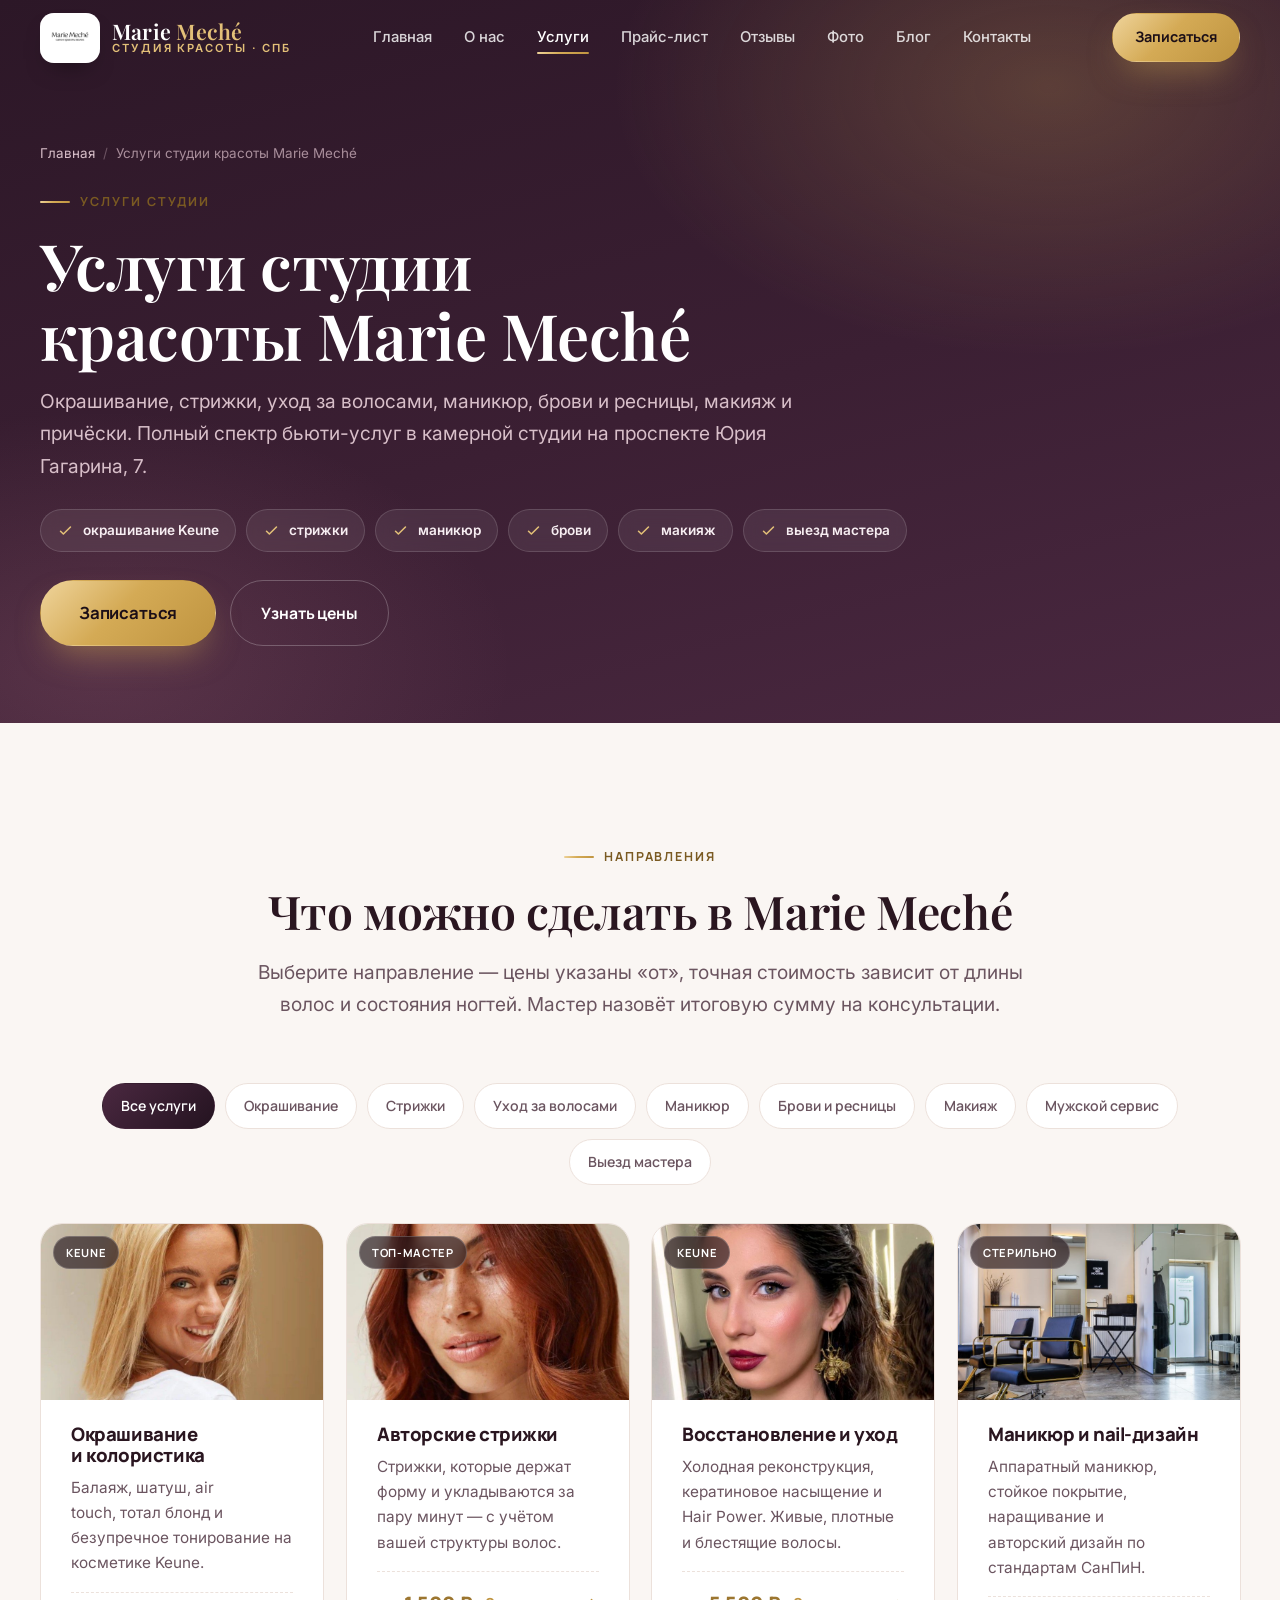
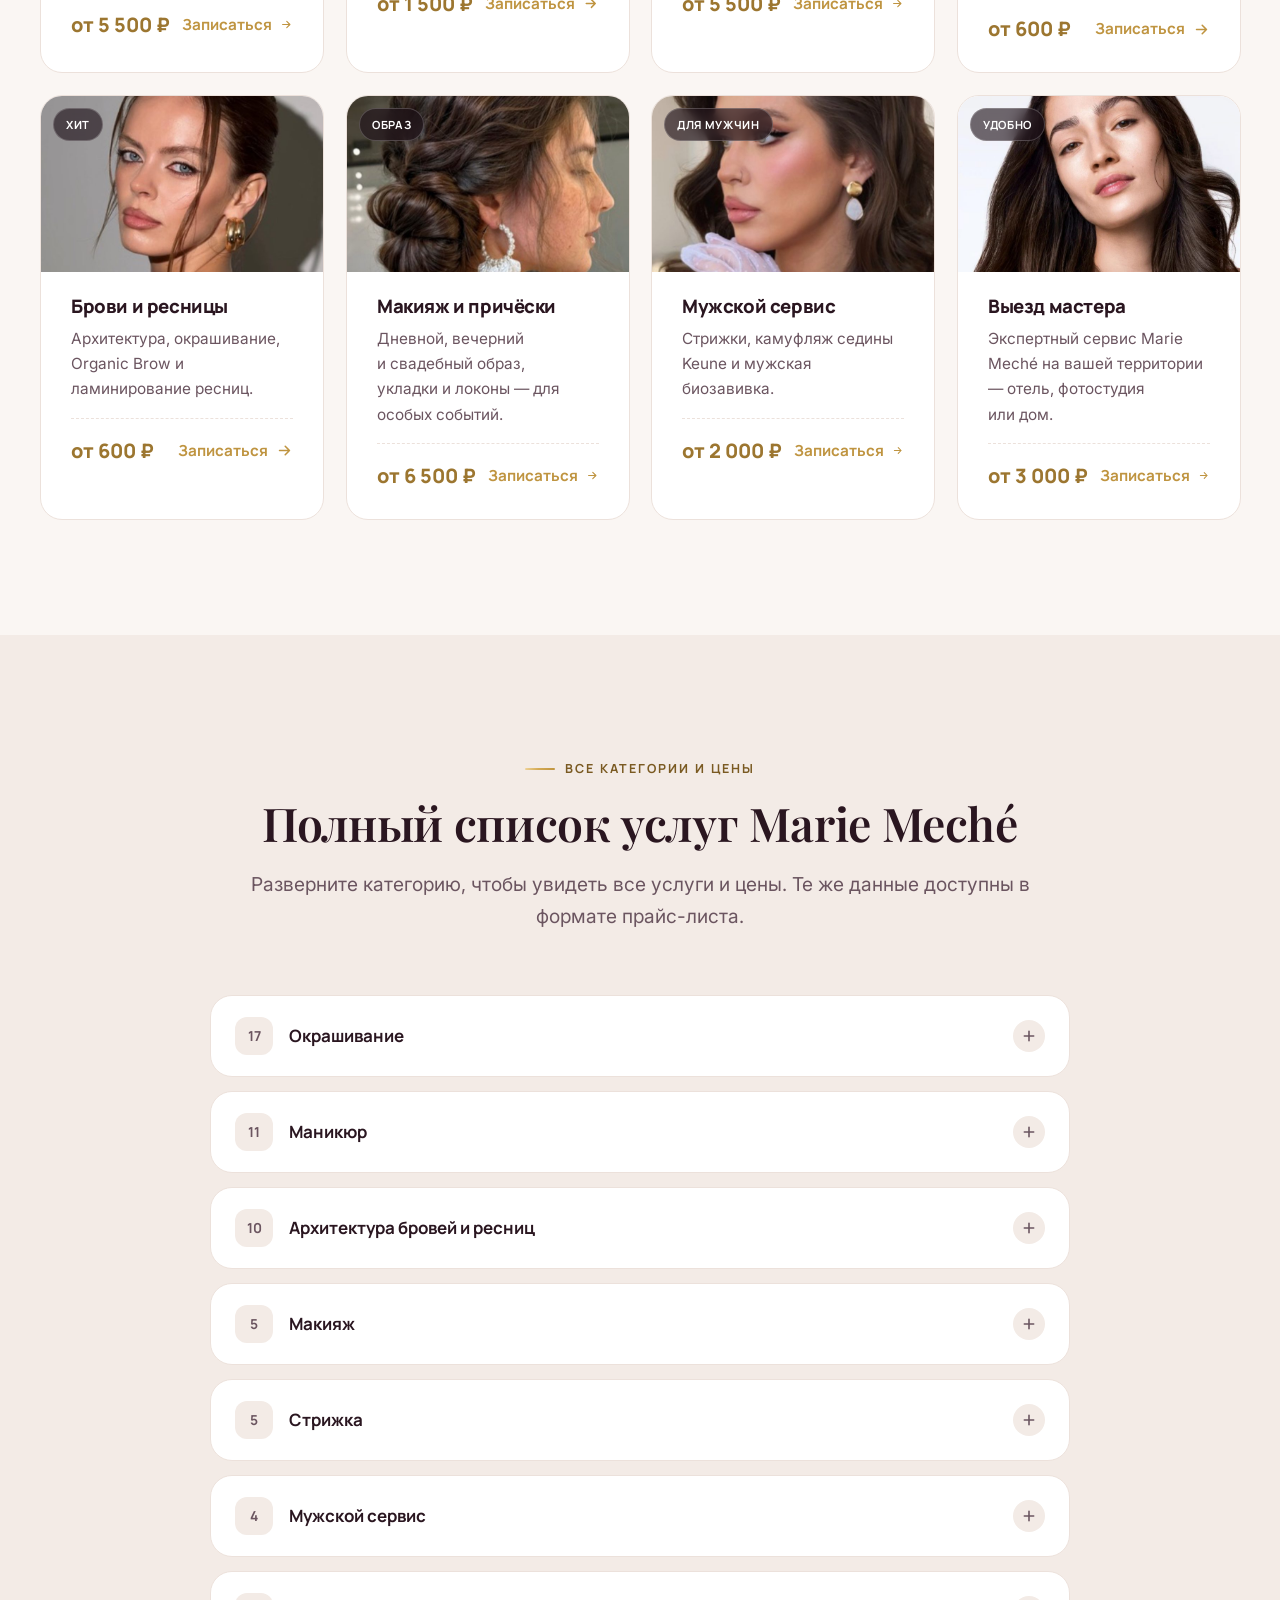
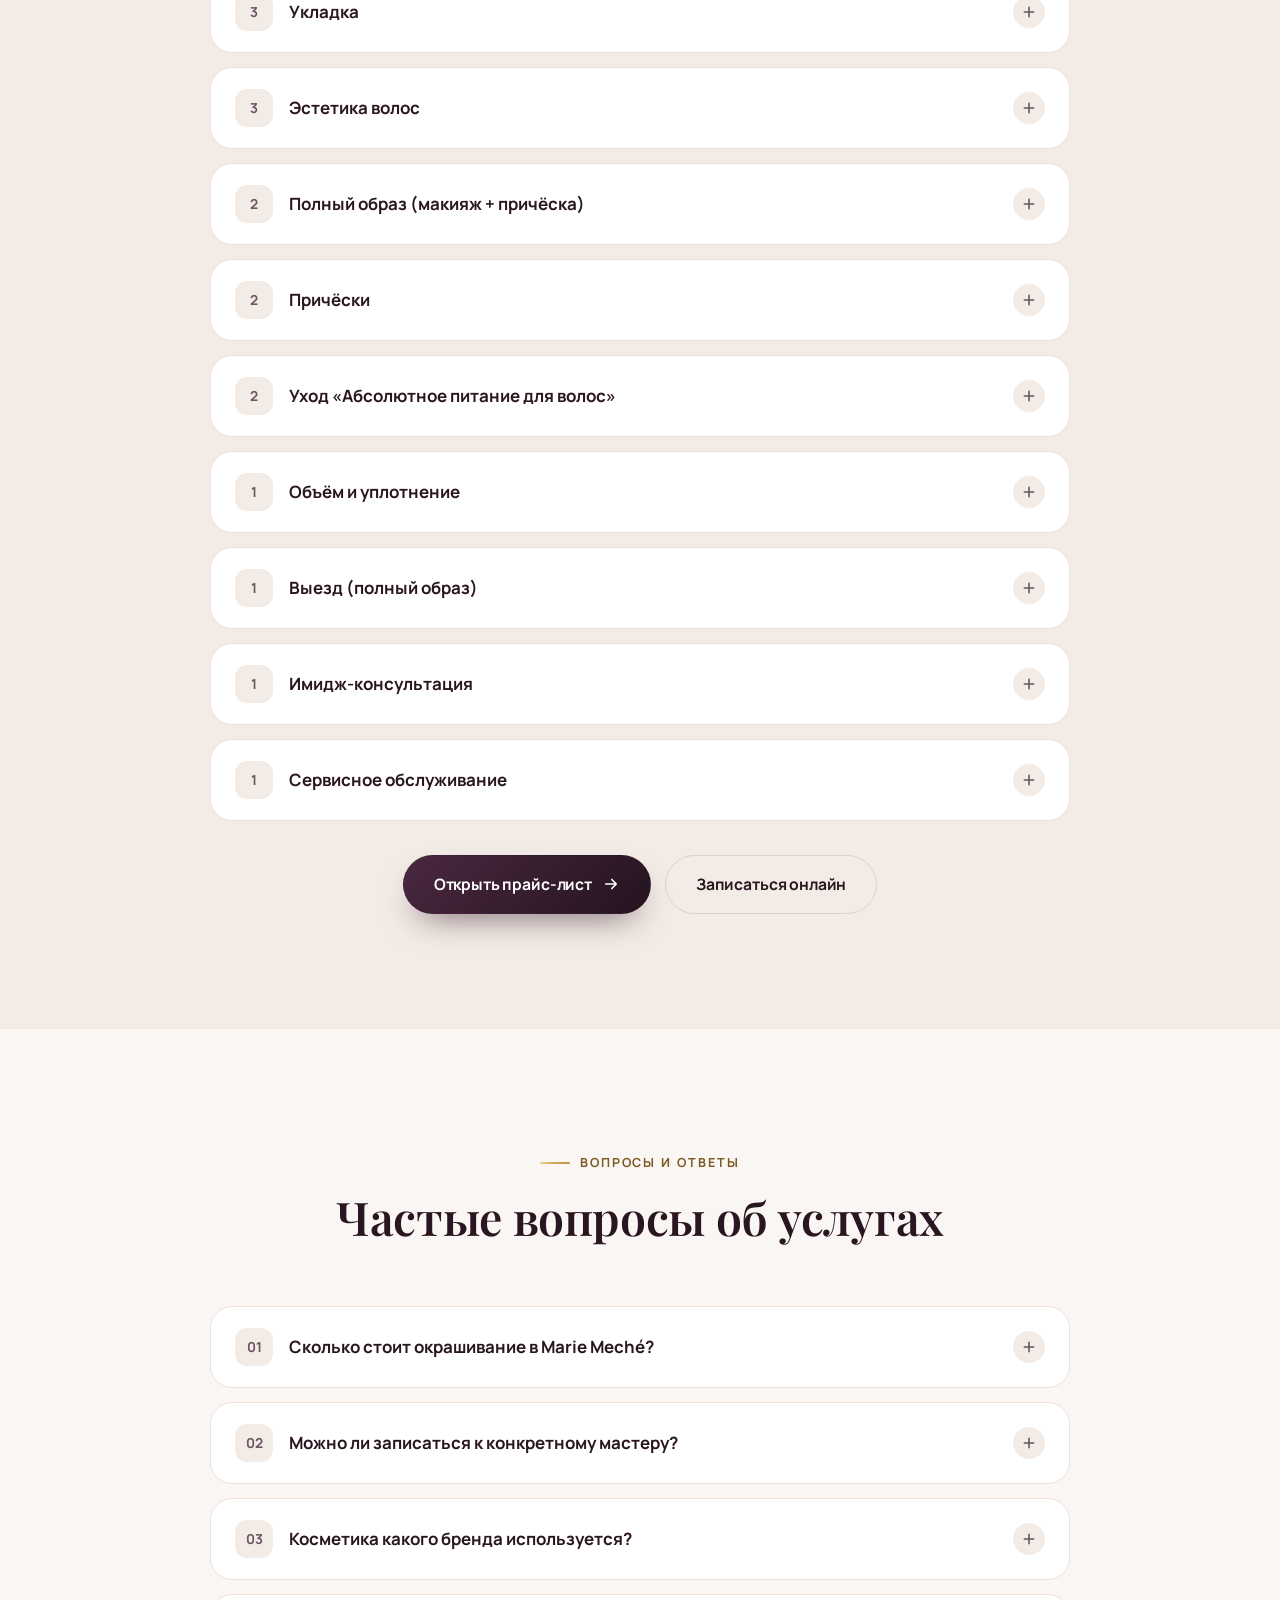
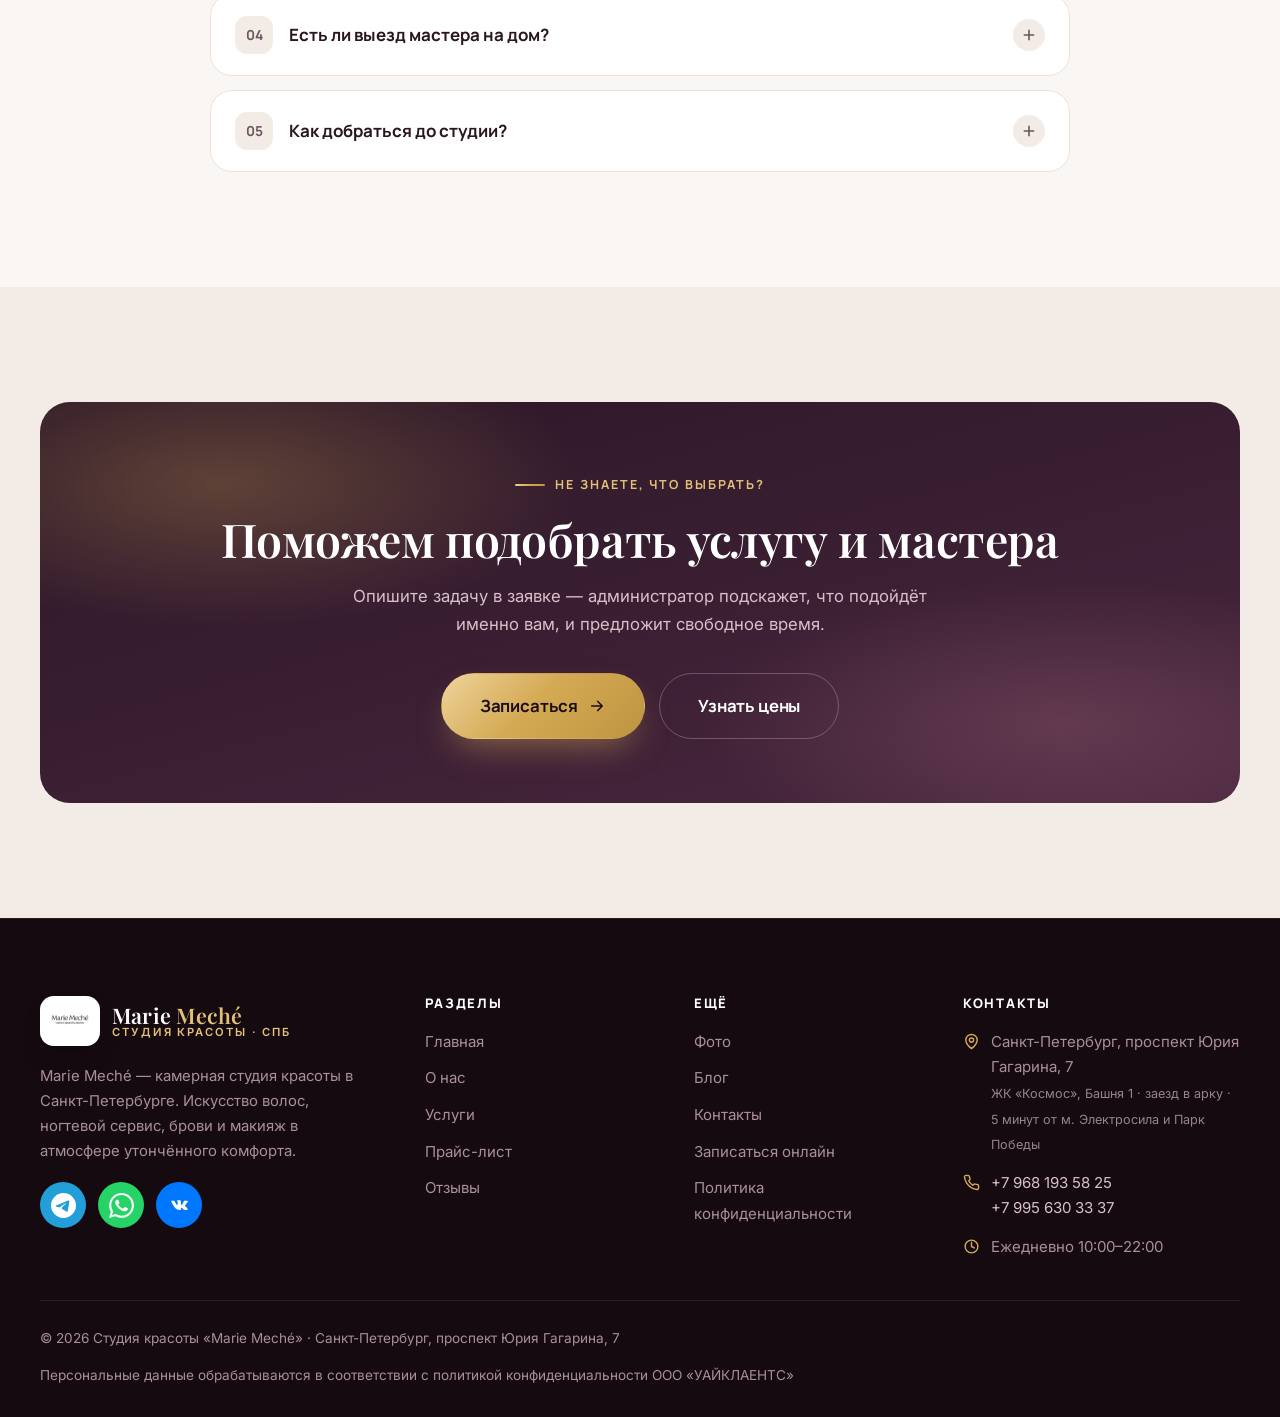
<file: services.html>
<!DOCTYPE html>
<html lang="ru">
<head>
  <meta charset="UTF-8">
  <meta name="viewport" content="width=device-width, initial-scale=1, viewport-fit=cover">
  <title>Услуги Marie Meché — стрижки, окрашивание, маникюр, брови</title>
  <meta name="description" content="Услуги студии красоты Marie Meché в Санкт-Петербурге: окрашивание Keune, стрижки, уход за волосами, маникюр, брови и ресницы, макияж. Цены и запись онлайн.">
  <meta name="theme-color" content="#1c0f17">
  <link rel="preconnect" href="https://fonts.googleapis.com">
  <link rel="preconnect" href="https://fonts.gstatic.com" crossorigin>
  <link href="https://fonts.googleapis.com/css2?family=Manrope:wght@500;600;700;800&family=Inter:wght@400;500;600;700&family=Playfair+Display:ital,wght@0,500;0,600;0,700;1,500&display=swap" rel="stylesheet">
  <link rel="stylesheet" href="css/style.css?v=20261018">
  <link rel="icon" href="img/logo.png">
  <link rel="apple-touch-icon" href="img/logo.png">
  <link rel="canonical" href="https://system785.github.io/marie-meche/services.html">
  <meta property="og:type" content="website">
  <meta property="og:site_name" content="Marie Meché — студия красоты в Санкт-Петербурге">
  <meta property="og:locale" content="ru_RU">
  <meta property="og:title" content="Услуги Marie Meché — стрижки, окрашивание, маникюр, брови">
  <meta property="og:description" content="Услуги студии красоты Marie Meché в Санкт-Петербурге: окрашивание Keune, стрижки, уход за волосами, маникюр, брови и ресницы, макияж. Цены и запись онлайн.">
  <meta property="og:url" content="https://system785.github.io/marie-meche/services.html">
  <meta property="og:image" content="https://system785.github.io/marie-meche/img/og-cover.jpg">
  <meta property="og:image:width" content="1200">
  <meta property="og:image:height" content="630">
  <meta property="og:image:alt" content="Студия красоты Marie Meché в Санкт-Петербурге">
  <meta name="twitter:card" content="summary_large_image">
  <meta name="twitter:title" content="Услуги Marie Meché — стрижки, окрашивание, маникюр, брови">
  <meta name="twitter:description" content="Услуги студии красоты Marie Meché в Санкт-Петербурге: окрашивание Keune, стрижки, уход за волосами, маникюр, брови и ресницы, макияж. Цены и запись онлайн.">
  <meta name="twitter:image" content="https://system785.github.io/marie-meche/img/og-cover.jpg">
  <script type="application/ld+json">
  {
    "@context": "https://schema.org",
    "@type": "ItemList",
    "name": "Услуги студии красоты Marie Meché",
    "url": "https://system785.github.io/marie-meche/services.html",
    "itemListElement": [
      { "@type": "ListItem", "position": 1, "item": { "@type": "Service", "name": "Окрашивание волос", "provider": { "@id": "https://system785.github.io/marie-meche/#salon" }, "areaServed": "Санкт-Петербург" } },
      { "@type": "ListItem", "position": 2, "item": { "@type": "Service", "name": "Стрижка", "provider": { "@id": "https://system785.github.io/marie-meche/#salon" } } },
      { "@type": "ListItem", "position": 3, "item": { "@type": "Service", "name": "Уход за волосами", "provider": { "@id": "https://system785.github.io/marie-meche/#salon" } } },
      { "@type": "ListItem", "position": 4, "item": { "@type": "Service", "name": "Маникюр", "provider": { "@id": "https://system785.github.io/marie-meche/#salon" } } },
      { "@type": "ListItem", "position": 5, "item": { "@type": "Service", "name": "Брови и ресницы", "provider": { "@id": "https://system785.github.io/marie-meche/#salon" } } },
      { "@type": "ListItem", "position": 6, "item": { "@type": "Service", "name": "Макияж и причёски", "provider": { "@id": "https://system785.github.io/marie-meche/#salon" } } }
    ]
  }
  </script>
</head>
<body>

<a class="skip-link" href="#main">Перейти к содержанию</a>
<div class="progress-bar" aria-hidden="true"></div>

<header class="header">
  <div class="container">
    <div class="header-inner">
      <a class="brand" href="index.html" aria-label="Marie Meché — студия красоты, на главную">
        <span class="brand-mark"><img src="img/logo.png" alt="Логотип студии красоты Marie Meché" width="46" height="46" decoding="async"></span>
        <span class="brand-text"><span class="brand-name">Marie <span class="accent">Meché</span></span><span class="brand-sub">студия красоты · СПб</span></span>
      </a>
      <nav class="nav" aria-label="Основная навигация">
        <a href="index.html">Главная</a><a href="about.html">О нас</a><a href="services.html" class="active">Услуги</a><a href="price.html">Прайс-лист</a><a href="reviews.html">Отзывы</a><a href="photo.html">Фото</a><a href="blog.html">Блог</a><a href="contacts.html">Контакты</a>
      </nav>
      <div class="header-cta">
        <a class="btn sm" href="request.html">Записаться</a>
        <button class="burger" type="button" aria-label="Открыть меню" aria-expanded="false" aria-controls="drawer">
          <span></span><span></span><span></span>
        </button>
      </div>
    </div>
  </div>
</header>

<nav class="drawer" id="drawer" aria-label="Мобильное меню">
  <a class="drawer-link" href="index.html">Главная</a><a class="drawer-link" href="about.html">О нас</a><a class="drawer-link active" href="services.html">Услуги</a><a class="drawer-link" href="price.html">Прайс-лист</a><a class="drawer-link" href="reviews.html">Отзывы</a><a class="drawer-link" href="photo.html">Фото</a><a class="drawer-link" href="blog.html">Блог</a><a class="drawer-link" href="contacts.html">Контакты</a>
  <a class="btn" href="request.html">Записаться онлайн</a>
  <div class="drawer-contacts">
    <a href="tel:+79681935825">+7 968 193 58 25</a><br>
    <a href="https://t.me/mariemechee">Telegram @mariemechee</a><br>
    <a href="https://wa.me/79956303337">WhatsApp</a>
  </div>
</nav>
<main id="main">
  <section class="page-hero">
    <div class="container">
      <nav class="crumbs" aria-label="Хлебные крошки"><a href="index.html">Главная</a><span class="sep">/</span><span>Услуги студии красоты Marie Meché</span></nav>
      <span class="eyebrow">Услуги студии</span>
      <h1>Услуги студии красоты Marie Meché</h1>
      <p class="lead">Окрашивание, стрижки, уход за волосами, маникюр, брови и ресницы, макияж и причёски. Полный спектр бьюти-услуг в камерной студии на проспекте Юрия Гагарина, 7.</p>
      <div class="fact-row"><span class="fact"><svg viewBox="0 0 24 24" fill="none" stroke="currentColor" stroke-width="2.2" stroke-linecap="round" stroke-linejoin="round"><path d="m5 13 4 4L19 7"/></svg>окрашивание Keune</span><span class="fact"><svg viewBox="0 0 24 24" fill="none" stroke="currentColor" stroke-width="2.2" stroke-linecap="round" stroke-linejoin="round"><path d="m5 13 4 4L19 7"/></svg>стрижки</span><span class="fact"><svg viewBox="0 0 24 24" fill="none" stroke="currentColor" stroke-width="2.2" stroke-linecap="round" stroke-linejoin="round"><path d="m5 13 4 4L19 7"/></svg>маникюр</span><span class="fact"><svg viewBox="0 0 24 24" fill="none" stroke="currentColor" stroke-width="2.2" stroke-linecap="round" stroke-linejoin="round"><path d="m5 13 4 4L19 7"/></svg>брови</span><span class="fact"><svg viewBox="0 0 24 24" fill="none" stroke="currentColor" stroke-width="2.2" stroke-linecap="round" stroke-linejoin="round"><path d="m5 13 4 4L19 7"/></svg>макияж</span><span class="fact"><svg viewBox="0 0 24 24" fill="none" stroke="currentColor" stroke-width="2.2" stroke-linecap="round" stroke-linejoin="round"><path d="m5 13 4 4L19 7"/></svg>выезд мастера</span></div>
      <div class="btn-row"><a class="btn lg" href="request.html">Записаться</a><a class="btn ghost on-dark" href="price.html">Узнать цены</a></div>
    </div>
  </section>

  <section class="section">
    <div class="container">
      <header class="section-head center reveal">
        <span class="eyebrow center">Направления</span>
        <h2 class="section-title">Что можно сделать в Marie Meché</h2>
        <p class="lead">Выберите направление — цены указаны «от», точная стоимость зависит от длины волос и состояния ногтей. Мастер назовёт итоговую сумму на консультации.</p>
      </header>
      <div data-filter-scope>
        <div class="chips reveal" style="justify-content:center">
          <button class="chip active" type="button" data-filter="all">Все услуги</button>
          <button class="chip" type="button" data-filter="okrashivanie">Окрашивание</button>
          <button class="chip" type="button" data-filter="strizhka">Стрижки</button>
          <button class="chip" type="button" data-filter="estetika-volos">Уход за волосами</button>
          <button class="chip" type="button" data-filter="manikyur">Маникюр</button>
          <button class="chip" type="button" data-filter="brovi-resnicy">Брови и ресницы</button>
          <button class="chip" type="button" data-filter="makiyazh">Макияж</button>
          <button class="chip" type="button" data-filter="muzhskoy">Мужской сервис</button>
          <button class="chip" type="button" data-filter="vyezd">Выезд мастера</button>
        </div>
        <div class="grid grid-4" data-stagger data-filter-group><article class="card media reveal" data-cat="okrashivanie">
        <div class="card-media"><span class="tag">Keune</span><img src="img/salon-1.jpg" alt="Окрашивание и колористика в студии Marie Meché" loading="lazy" width="800" height="500"></div>
        <div class="card-body">
          <h3>Окрашивание и колористика</h3>
          <p>Балаяж, шатуш, air touch, тотал блонд и безупречное тонирование на косметике Keune.</p>
          <div class="card-price">
            <span class="val">от 5 500 ₽</span>
            <a class="link-arrow" href="request.html">Записаться <svg viewBox="0 0 24 24" fill="none" stroke="currentColor" stroke-width="2.2" stroke-linecap="round" stroke-linejoin="round"><path d="M5 12h14M13 6l6 6-6 6"/></svg></a>
          </div>
        </div>
      </article><article class="card media reveal" data-cat="strizhka">
        <div class="card-media"><span class="tag">Топ-мастер</span><img src="img/salon-2.jpg" alt="Авторские стрижки в студии Marie Meché" loading="lazy" width="800" height="500"></div>
        <div class="card-body">
          <h3>Авторские стрижки</h3>
          <p>Стрижки, которые держат форму и укладываются за пару минут — с учётом вашей структуры волос.</p>
          <div class="card-price">
            <span class="val">от 1 500 ₽</span>
            <a class="link-arrow" href="request.html">Записаться <svg viewBox="0 0 24 24" fill="none" stroke="currentColor" stroke-width="2.2" stroke-linecap="round" stroke-linejoin="round"><path d="M5 12h14M13 6l6 6-6 6"/></svg></a>
          </div>
        </div>
      </article><article class="card media reveal" data-cat="estetika-volos">
        <div class="card-media"><span class="tag">Keune</span><img src="img/salon-3.jpg" alt="Восстановление и уход в студии Marie Meché" loading="lazy" width="800" height="500"></div>
        <div class="card-body">
          <h3>Восстановление и уход</h3>
          <p>Холодная реконструкция, кератиновое насыщение и Hair Power. Живые, плотные и блестящие волосы.</p>
          <div class="card-price">
            <span class="val">от 5 500 ₽</span>
            <a class="link-arrow" href="request.html">Записаться <svg viewBox="0 0 24 24" fill="none" stroke="currentColor" stroke-width="2.2" stroke-linecap="round" stroke-linejoin="round"><path d="M5 12h14M13 6l6 6-6 6"/></svg></a>
          </div>
        </div>
      </article><article class="card media reveal" data-cat="manikyur">
        <div class="card-media"><span class="tag">Стерильно</span><img src="img/salon-4.jpg" alt="Маникюр и nail-дизайн в студии Marie Meché" loading="lazy" width="800" height="500"></div>
        <div class="card-body">
          <h3>Маникюр и nail-дизайн</h3>
          <p>Аппаратный маникюр, стойкое покрытие, наращивание и авторский дизайн по стандартам СанПиН.</p>
          <div class="card-price">
            <span class="val">от 600 ₽</span>
            <a class="link-arrow" href="request.html">Записаться <svg viewBox="0 0 24 24" fill="none" stroke="currentColor" stroke-width="2.2" stroke-linecap="round" stroke-linejoin="round"><path d="M5 12h14M13 6l6 6-6 6"/></svg></a>
          </div>
        </div>
      </article><article class="card media reveal" data-cat="brovi-resnicy">
        <div class="card-media"><span class="tag">Хит</span><img src="img/salon-5.jpg" alt="Брови и ресницы в студии Marie Meché" loading="lazy" width="800" height="500"></div>
        <div class="card-body">
          <h3>Брови и ресницы</h3>
          <p>Архитектура, окрашивание, Organic Brow и ламинирование ресниц.</p>
          <div class="card-price">
            <span class="val">от 600 ₽</span>
            <a class="link-arrow" href="request.html">Записаться <svg viewBox="0 0 24 24" fill="none" stroke="currentColor" stroke-width="2.2" stroke-linecap="round" stroke-linejoin="round"><path d="M5 12h14M13 6l6 6-6 6"/></svg></a>
          </div>
        </div>
      </article><article class="card media reveal" data-cat="makiyazh">
        <div class="card-media"><span class="tag">Образ</span><img src="img/salon-6.jpg" alt="Макияж и причёски в студии Marie Meché" loading="lazy" width="800" height="500"></div>
        <div class="card-body">
          <h3>Макияж и причёски</h3>
          <p>Дневной, вечерний и свадебный образ, укладки и локоны — для особых событий.</p>
          <div class="card-price">
            <span class="val">от 6 500 ₽</span>
            <a class="link-arrow" href="request.html">Записаться <svg viewBox="0 0 24 24" fill="none" stroke="currentColor" stroke-width="2.2" stroke-linecap="round" stroke-linejoin="round"><path d="M5 12h14M13 6l6 6-6 6"/></svg></a>
          </div>
        </div>
      </article><article class="card media reveal" data-cat="muzhskoy">
        <div class="card-media"><span class="tag">Для мужчин</span><img src="img/salon-7.jpg" alt="Мужской сервис в студии Marie Meché" loading="lazy" width="800" height="500"></div>
        <div class="card-body">
          <h3>Мужской сервис</h3>
          <p>Стрижки, камуфляж седины Keune и мужская биозавивка.</p>
          <div class="card-price">
            <span class="val">от 2 000 ₽</span>
            <a class="link-arrow" href="request.html">Записаться <svg viewBox="0 0 24 24" fill="none" stroke="currentColor" stroke-width="2.2" stroke-linecap="round" stroke-linejoin="round"><path d="M5 12h14M13 6l6 6-6 6"/></svg></a>
          </div>
        </div>
      </article><article class="card media reveal" data-cat="vyezd">
        <div class="card-media"><span class="tag">Удобно</span><img src="img/salon-8.jpg" alt="Выезд мастера в студии Marie Meché" loading="lazy" width="800" height="500"></div>
        <div class="card-body">
          <h3>Выезд мастера</h3>
          <p>Экспертный сервис Marie Meché на вашей территории — отель, фотостудия или дом.</p>
          <div class="card-price">
            <span class="val">от 3 000 ₽</span>
            <a class="link-arrow" href="request.html">Записаться <svg viewBox="0 0 24 24" fill="none" stroke="currentColor" stroke-width="2.2" stroke-linecap="round" stroke-linejoin="round"><path d="M5 12h14M13 6l6 6-6 6"/></svg></a>
          </div>
        </div>
      </article></div>
      </div>
    </div>
  </section>

  <section class="section alt">
    <div class="container narrow">
      <header class="section-head center reveal">
        <span class="eyebrow center">Все категории и цены</span>
        <h2 class="section-title">Полный список услуг Marie Meché</h2>
        <p class="lead">Разверните категорию, чтобы увидеть все услуги и цены. Те же данные доступны в формате прайс-листа.</p>
      </header>
      <div class="acc reveal"><details class="acc-item reveal" id="okrashivanie"><summary><span class="acc-num">17</span>Окрашивание<span class="acc-sign"><svg viewBox="0 0 24 24" fill="none" stroke="currentColor" stroke-width="2.4" stroke-linecap="round" stroke-linejoin="round"><path d="M12 5v14M5 12h14"/></svg></span></summary><div class="acc-body"><ul><li><b>Прикорневое окрашивание</b> — 5 500 ₽</li><li><b>Тонирование волос — до плеч</b> — 7 500 ₽</li><li><b>Окрашивание в один тон — до плеч</b> — 7 500 ₽</li><li><b>Сложное окрашивание — до плеч</b> — 14 500 ₽</li><li><b>Тонирование волос — до лопаток</b> — 10 000 ₽</li><li><b>Окрашивание в один тон — до лопаток</b> — 10 000 ₽</li><li><b>Сложное окрашивание — до лопаток</b> — 16 500 ₽</li><li><b>Тонирование волос — ниже лопаток</b> — 14 000 ₽</li><li><b>Окрашивание в один тон — ниже лопаток</b> — 14 000 ₽</li><li><b>Сложное окрашивание — ниже лопаток</b> — 18 000 ₽</li><li><b>Профессиональная смывка краски / коррекция цвета</b> — 5 500 ₽</li><li><b>Окрашивание Airtouch</b> — 16 000 ₽</li><li><b>Окрашивание «Пряди Keune» / пряди у лица</b> — 6 000 ₽</li><li><b>Тотал блонд Keune</b> — 13 500 ₽</li><li><b>Мелирование волос</b> — 14 500 ₽</li><li><b>Контуринг</b> — 14 500 ₽</li><li><b>Цветное окрашивание</b> — 14 500 ₽</li></ul></div></details><details class="acc-item reveal" id="manikyur"><summary><span class="acc-num">11</span>Маникюр<span class="acc-sign"><svg viewBox="0 0 24 24" fill="none" stroke="currentColor" stroke-width="2.4" stroke-linecap="round" stroke-linejoin="round"><path d="M12 5v14M5 12h14"/></svg></span></summary><div class="acc-body"><ul><li><b>Маникюр «Hermès» (снятие + маникюр + покрытие)</b> — 3 500 ₽</li><li><b>Маникюр «Голые ногти» (снятие + маникюр + покрытие)</b> — 3 500 ₽</li><li><b>Маникюр «Осень 2026» (снятие + маникюр + покрытие)</b> — 3 500 ₽</li><li><b>Маникюр «French» (снятие + маникюр + покрытие)</b> — 4 500 ₽</li><li><b>Маникюр «Не знаю, что хочу» (снятие + маникюр + покрытие)</b> — 3 500 ₽</li><li><b>Маникюр с покрытием гель-лак (без снятия)</b> — 2 900 ₽</li><li><b>Наращивание ногтей (длина до 3)</b> — 4 500 ₽</li><li><b>Комби маникюр без покрытия</b> — 2 000 ₽</li><li><b>Мужской маникюр</b> — 2 000 ₽</li><li><b>Снятие покрытия с уходом</b> — 600 ₽</li><li><b>Дизайн ногтей</b> — от 150 ₽</li></ul></div></details><details class="acc-item reveal" id="brovi-resnicy"><summary><span class="acc-num">10</span>Архитектура бровей и ресниц<span class="acc-sign"><svg viewBox="0 0 24 24" fill="none" stroke="currentColor" stroke-width="2.4" stroke-linecap="round" stroke-linejoin="round"><path d="M12 5v14M5 12h14"/></svg></span></summary><div class="acc-body"><ul><li><b>СЭТ «Идеальные брови»: архитектура + окрашивание + Organic Brow</b> — 3 000 ₽</li><li><b>Долговременная укладка бровей (с окрашиванием и коррекцией)</b> — 3 000 ₽</li><li><b>Ламинирование ресниц</b> — 3 000 ₽</li><li><b>Архитектура и окрашивание бровей и ресниц</b> — 2 500 ₽</li><li><b>Коррекция и окрашивание бровей</b> — 2 000 ₽</li><li><b>Оформление мужских бровей</b> — 2 000 ₽</li><li><b>Коррекция и архитектура бровей</b> — 1 000 ₽</li><li><b>Окрашивание бровей</b> — 1 000 ₽</li><li><b>Окрашивание ресниц</b> — 1 000 ₽</li><li><b>Дополнительная коррекция воском 1 зоны лица</b> — 600 ₽</li></ul></div></details><details class="acc-item reveal" id="makiyazh"><summary><span class="acc-num">5</span>Макияж<span class="acc-sign"><svg viewBox="0 0 24 24" fill="none" stroke="currentColor" stroke-width="2.4" stroke-linecap="round" stroke-linejoin="round"><path d="M12 5v14M5 12h14"/></svg></span></summary><div class="acc-body"><ul><li><b>Свадебный макияж</b> — 7 500 ₽</li><li><b>Вечерний макияж</b> — 6 500 ₽</li><li><b>Дневной макияж в стиле Nude</b> — 6 500 ₽</li><li><b>Урок по макияжу</b> — 5 000 ₽</li><li><b>Разбор косметички и подбор косметики</b> — 2 500 ₽</li></ul></div></details><details class="acc-item reveal" id="strizhka"><summary><span class="acc-num">5</span>Стрижка<span class="acc-sign"><svg viewBox="0 0 24 24" fill="none" stroke="currentColor" stroke-width="2.4" stroke-linecap="round" stroke-linejoin="round"><path d="M12 5v14M5 12h14"/></svg></span></summary><div class="acc-body"><ul><li><b>Кудрявая стрижка</b> — 3 500 ₽</li><li><b>Женская стрижка — длина до лопаток</b> — 3 500 ₽</li><li><b>Женская стрижка — до плеч</b> — 2 500 ₽</li><li><b>Стрижка чёлки</b> — 1 500 ₽</li><li><b>Стрижка кончиков</b> — 1 500 ₽</li></ul></div></details><details class="acc-item reveal" id="muzhskoy"><summary><span class="acc-num">4</span>Мужской сервис<span class="acc-sign"><svg viewBox="0 0 24 24" fill="none" stroke="currentColor" stroke-width="2.4" stroke-linecap="round" stroke-linejoin="round"><path d="M12 5v14M5 12h14"/></svg></span></summary><div class="acc-body"><ul><li><b>Мужская биозавивка</b> — 4 500 ₽</li><li><b>Мужской камуфляж седины Keune</b> — 3 500 ₽</li><li><b>Мужская стрижка + уход Keune</b> — 3 500 ₽</li><li><b>Мужская короткая стрижка</b> — 2 000 ₽</li></ul></div></details><details class="acc-item reveal" id="ukladka"><summary><span class="acc-num">3</span>Укладка<span class="acc-sign"><svg viewBox="0 0 24 24" fill="none" stroke="currentColor" stroke-width="2.4" stroke-linecap="round" stroke-linejoin="round"><path d="M12 5v14M5 12h14"/></svg></span></summary><div class="acc-body"><ul><li><b>Вечерняя укладка</b> — 4 500 ₽</li><li><b>Дневная укладка на брашинг</b> — 3 500 ₽</li><li><b>Локоны на сухие волосы</b> — 3 500 ₽</li></ul></div></details><details class="acc-item reveal" id="estetika-volos"><summary><span class="acc-num">3</span>Эстетика волос<span class="acc-sign"><svg viewBox="0 0 24 24" fill="none" stroke="currentColor" stroke-width="2.4" stroke-linecap="round" stroke-linejoin="round"><path d="M12 5v14M5 12h14"/></svg></span></summary><div class="acc-body"><ul><li><b>Холодная реконструкция волос</b> — 5 500 ₽</li><li><b>Выпрямление волос на долгий срок (кератин, ботокс)</b> — 5 500 ₽</li><li><b>Мытьё и сушка волос</b> — 2 000 ₽</li></ul></div></details><details class="acc-item reveal" id="polnyy-obraz"><summary><span class="acc-num">2</span>Полный образ (макияж + причёска)<span class="acc-sign"><svg viewBox="0 0 24 24" fill="none" stroke="currentColor" stroke-width="2.4" stroke-linecap="round" stroke-linejoin="round"><path d="M12 5v14M5 12h14"/></svg></span></summary><div class="acc-body"><ul><li><b>Свадебный образ: макияж и причёска</b> — 15 000 ₽</li><li><b>Полный образ: макияж и причёска</b> — 13 000 ₽</li></ul></div></details><details class="acc-item reveal" id="pricheski"><summary><span class="acc-num">2</span>Причёски<span class="acc-sign"><svg viewBox="0 0 24 24" fill="none" stroke="currentColor" stroke-width="2.4" stroke-linecap="round" stroke-linejoin="round"><path d="M12 5v14M5 12h14"/></svg></span></summary><div class="acc-body"><ul><li><b>Свадебная причёска</b> — 7 500 ₽</li><li><b>Вечерняя причёска</b> — 6 500 ₽</li></ul></div></details><details class="acc-item reveal" id="uhod"><summary><span class="acc-num">2</span>Уход «Абсолютное питание для волос»<span class="acc-sign"><svg viewBox="0 0 24 24" fill="none" stroke="currentColor" stroke-width="2.4" stroke-linecap="round" stroke-linejoin="round"><path d="M12 5v14M5 12h14"/></svg></span></summary><div class="acc-body"><ul><li><b>Уход «Сила волос» HAIR POWER (Keune)</b> — 5 500 ₽</li><li><b>Кератиновое насыщение волос Keune</b> — 5 500 ₽</li></ul></div></details><details class="acc-item reveal" id="obem"><summary><span class="acc-num">1</span>Объём и уплотнение<span class="acc-sign"><svg viewBox="0 0 24 24" fill="none" stroke="currentColor" stroke-width="2.4" stroke-linecap="round" stroke-linejoin="round"><path d="M12 5v14M5 12h14"/></svg></span></summary><div class="acc-body"><ul><li><b>Прикорневой объём / Velvet Volume / флисинг</b> — 6 500 ₽</li></ul></div></details><details class="acc-item reveal" id="vyezd"><summary><span class="acc-num">1</span>Выезд (полный образ)<span class="acc-sign"><svg viewBox="0 0 24 24" fill="none" stroke="currentColor" stroke-width="2.4" stroke-linecap="round" stroke-linejoin="round"><path d="M12 5v14M5 12h14"/></svg></span></summary><div class="acc-body"><ul><li><b>Выезд мастера</b> — 3 000 ₽</li></ul></div></details><details class="acc-item reveal" id="imidzh"><summary><span class="acc-num">1</span>Имидж-консультация<span class="acc-sign"><svg viewBox="0 0 24 24" fill="none" stroke="currentColor" stroke-width="2.4" stroke-linecap="round" stroke-linejoin="round"><path d="M12 5v14M5 12h14"/></svg></span></summary><div class="acc-body"><ul><li><b>Имидж-консультация стилиста</b> — 1 ₽</li></ul></div></details><details class="acc-item reveal" id="servis"><summary><span class="acc-num">1</span>Сервисное обслуживание<span class="acc-sign"><svg viewBox="0 0 24 24" fill="none" stroke="currentColor" stroke-width="2.4" stroke-linecap="round" stroke-linejoin="round"><path d="M12 5v14M5 12h14"/></svg></span></summary><div class="acc-body"><ul><li><b>Сервисное обслуживание компаний</b> — 1 ₽</li></ul></div></details></div>
      <div class="btn-row center reveal" style="--d:120ms">
        <a class="btn dark-btn" href="price.html">Открыть прайс-лист
          <svg viewBox="0 0 24 24" fill="none" stroke="currentColor" stroke-width="2.2" stroke-linecap="round" stroke-linejoin="round"><path d="M5 12h14M13 6l6 6-6 6"/></svg>
        </a>
        <a class="btn ghost" href="request.html">Записаться онлайн</a>
      </div>
    </div>
  </section>

  <section class="section">
    <div class="container narrow">
      <header class="section-head center reveal">
        <span class="eyebrow center">Вопросы и ответы</span>
        <h2 class="section-title">Частые вопросы об услугах</h2>
      </header>
      <div class="acc reveal"><details class="acc-item reveal"><summary><span class="acc-num">01</span>Сколько стоит окрашивание в Marie Meché?<span class="acc-sign"><svg viewBox="0 0 24 24" fill="none" stroke="currentColor" stroke-width="2.4" stroke-linecap="round" stroke-linejoin="round"><path d="M12 5v14M5 12h14"/></svg></span></summary><div class="acc-body"><p>Стоимость зависит от длины волос и техники. Прикорневое окрашивание и смывка — от 5 500 ₽, окрашивание в один тон и тонирование — от 7 500 ₽, сложные техники (балаяж, шатуш, air touch) — от 14 500 ₽. Полный прайс — на странице «Прайс-лист».</p></div></details><details class="acc-item reveal"><summary><span class="acc-num">02</span>Можно ли записаться к конкретному мастеру?<span class="acc-sign"><svg viewBox="0 0 24 24" fill="none" stroke="currentColor" stroke-width="2.4" stroke-linecap="round" stroke-linejoin="round"><path d="M12 5v14M5 12h14"/></svg></span></summary><div class="acc-body"><p>Да. При записи выберите мастера — например, Наталью, Анну или Марию. Если мастер не выбран, администратор подберёт специалиста с ближайшим свободным окном.</p></div></details><details class="acc-item reveal"><summary><span class="acc-num">03</span>Косметика какого бренда используется?<span class="acc-sign"><svg viewBox="0 0 24 24" fill="none" stroke="currentColor" stroke-width="2.4" stroke-linecap="round" stroke-linejoin="round"><path d="M12 5v14M5 12h14"/></svg></span></summary><div class="acc-body"><p>Мы работаем на профессиональной косметике Keune — премиальной линии для окрашивания и ухода за волосами.</p></div></details><details class="acc-item reveal"><summary><span class="acc-num">04</span>Есть ли выезд мастера на дом?<span class="acc-sign"><svg viewBox="0 0 24 24" fill="none" stroke="currentColor" stroke-width="2.4" stroke-linecap="round" stroke-linejoin="round"><path d="M12 5v14M5 12h14"/></svg></span></summary><div class="acc-body"><p>Да, студия оказывает выездной сервис: макияж и причёска на вашей территории — в отеле, фотостудии или загородной резиденции в черте города.</p></div></details><details class="acc-item reveal"><summary><span class="acc-num">05</span>Как добраться до студии?<span class="acc-sign"><svg viewBox="0 0 24 24" fill="none" stroke="currentColor" stroke-width="2.4" stroke-linecap="round" stroke-linejoin="round"><path d="M12 5v14M5 12h14"/></svg></span></summary><div class="acc-body"><p>Мы находимся по адресу: Санкт-Петербург, проспект Юрия Гагарина, 7 (ЖК «Космос», Башня 1, заезд в арку). 5–7 минут пешком от метро Электросила и Парк Победы. Есть бесплатная парковка.</p></div></details></div>
    </div>
  </section>

  <section class="section alt">
    <div class="container">
      <div class="cta-band reveal zoom">
        <span class="eyebrow center">Не знаете, что выбрать?</span>
        <h2>Поможем подобрать услугу и мастера</h2>
        <p>Опишите задачу в заявке — администратор подскажет, что подойдёт именно вам, и предложит свободное время.</p>
        <div class="btn-row center">
          <a class="btn lg" href="request.html">Записаться
            <svg viewBox="0 0 24 24" fill="none" stroke="currentColor" stroke-width="2.2" stroke-linecap="round" stroke-linejoin="round"><path d="M5 12h14M13 6l6 6-6 6"/></svg>
          </a>
          <a class="btn lg ghost on-dark" href="price.html">Узнать цены</a>
        </div>
      </div>
    </div>
  </section>
</main>

<footer class="footer">
  <div class="container">
    <div class="footer-grid">
      <div>
        <a class="brand" href="index.html" aria-label="Marie Meché — студия красоты, на главную">
        <span class="brand-mark"><img src="img/logo.png" alt="Логотип студии красоты Marie Meché" width="46" height="46" decoding="async"></span>
        <span class="brand-text"><span class="brand-name">Marie <span class="accent">Meché</span></span><span class="brand-sub">студия красоты · СПб</span></span>
      </a>
        <p class="footer-about">Marie Meché — камерная студия красоты в Санкт-Петербурге. Искусство волос, ногтевой сервис, брови и макияж в атмосфере утончённого комфорта.</p>
        <div class="socials" style="margin-top:18px">
          <a class="social-btn tg" href="https://t.me/mariemechee" target="_blank" rel="noopener" title="Telegram" aria-label="Мы в Telegram"><svg viewBox="0 0 24 24" fill="currentColor" aria-hidden="true" focusable="false"><path d="M11.944 0A12 12 0 0 0 0 12a12 12 0 0 0 12 12 12 12 0 0 0 12-12A12 12 0 0 0 12 0a12 12 0 0 0-.056 0zm4.962 7.224c.1-.002.321.023.465.14a.506.506 0 0 1 .171.325c.016.093.036.306.02.472-.18 1.898-.962 6.502-1.36 8.627-.168.9-.499 1.201-.82 1.23-.696.065-1.225-.46-1.9-.902-1.056-.693-1.653-1.124-2.678-1.8-1.185-.78-.417-1.21.258-1.91.177-.184 3.247-2.977 3.307-3.23.007-.032.014-.15-.056-.212s-.174-.041-.249-.024c-.106.024-1.793 1.14-5.061 3.345-.48.33-.913.49-1.302.48-.428-.008-1.252-.241-1.865-.44-.752-.245-1.349-.374-1.297-.789.027-.216.325-.437.893-.663 3.498-1.524 5.83-2.529 6.998-3.014 3.332-1.386 4.025-1.627 4.476-1.635z"/></svg><span class="sr-only">Telegram</span></a>
          <a class="social-btn wa" href="https://wa.me/79956303337" target="_blank" rel="noopener" title="WhatsApp" aria-label="Мы в WhatsApp"><svg viewBox="0 0 24 24" fill="currentColor" aria-hidden="true" focusable="false"><path d="M17.472 14.382c-.297-.149-1.758-.867-2.03-.967-.273-.099-.471-.148-.67.15-.197.297-.767.966-.94 1.164-.173.199-.347.223-.644.075-.297-.15-1.255-.463-2.39-1.475-.883-.788-1.48-1.761-1.653-2.059-.173-.297-.018-.458.13-.606.134-.133.298-.347.446-.52.149-.174.198-.298.298-.497.099-.198.05-.371-.025-.52-.075-.149-.669-1.612-.916-2.207-.242-.579-.487-.5-.669-.51-.173-.008-.371-.01-.57-.01-.198 0-.52.074-.792.372-.272.297-1.04 1.016-1.04 2.479 0 1.462 1.065 2.875 1.213 3.074.149.198 2.096 3.2 5.077 4.487.709.306 1.262.489 1.694.625.712.227 1.36.195 1.871.118.571-.085 1.758-.719 2.006-1.413.248-.694.248-1.289.173-1.413-.074-.124-.272-.198-.57-.347m-5.421 7.403h-.004a9.87 9.87 0 01-5.031-1.378l-.361-.214-3.741.982.998-3.648-.235-.374a9.86 9.86 0 01-1.51-5.26c.001-5.45 4.436-9.884 9.888-9.884 2.64 0 5.122 1.03 6.988 2.898a9.825 9.825 0 012.893 6.994c-.003 5.45-4.437 9.884-9.885 9.884m8.413-18.297A11.815 11.815 0 0012.05 0C5.495 0 .16 5.335.157 11.892c0 2.096.547 4.142 1.588 5.945L.057 24l6.305-1.654a11.882 11.882 0 005.683 1.448h.005c6.554 0 11.89-5.335 11.893-11.893a11.821 11.821 0 00-3.48-8.413Z"/></svg><span class="sr-only">WhatsApp</span></a>
          <a class="social-btn vk" href="https://vk.ru/marie_meche" target="_blank" rel="noopener" title="ВКонтакте" aria-label="Мы во ВКонтакте"><svg viewBox="0 0 24 24" fill="currentColor" aria-hidden="true" focusable="false"><path d="M12.785 16.241s.288-.032.436-.194c.136-.148.132-.427.132-.427s-.02-1.304.576-1.496c.588-.19 1.341 1.26 2.14 1.818.605.422 1.064.33 1.064.33l2.137-.03s1.117-.071.587-.964c-.043-.073-.308-.661-1.588-1.87-1.34-1.264-1.16-1.059.454-3.246.983-1.332 1.376-2.145 1.253-2.493-.117-.332-.84-.244-.84-.244l-2.406.015s-.178-.025-.31.056c-.13.079-.212.262-.212.262s-.382 1.03-.89 1.907c-1.07 1.85-1.499 1.948-1.674 1.832-.407-.267-.305-1.075-.305-1.649 0-1.793.267-2.54-.521-2.733-.262-.065-.454-.107-1.123-.114-.858-.009-1.585.003-1.996.208-.274.136-.485.44-.356.457.159.022.519.099.71.363.246.341.237 1.107.237 1.107s.142 2.11-.33 2.371c-.325.18-.77-.187-1.725-1.865-.489-.859-.859-1.81-.859-1.81s-.07-.176-.198-.272c-.154-.115-.37-.151-.37-.151l-2.286.015s-.343.01-.469.161c-.112.135-.009.413-.009.413s1.79 4.258 3.817 6.403c1.858 1.967 3.968 1.838 3.968 1.838z"/></svg><span class="sr-only">ВКонтакте</span></a>
        </div>
      </div>

      <div>
        <h3>Разделы</h3>
        <div class="footer-links"><a href="index.html">Главная</a><a href="about.html">О нас</a><a href="services.html">Услуги</a><a href="price.html">Прайс-лист</a><a href="reviews.html">Отзывы</a></div>
      </div>

      <div>
        <h3>Ещё</h3>
        <div class="footer-links"><a href="photo.html">Фото</a><a href="blog.html">Блог</a><a href="contacts.html">Контакты</a><a href="request.html">Записаться онлайн</a><a href="privacy.html">Политика конфиденциальности</a></div>
      </div>

      <div>
        <h3>Контакты</h3>
        <div class="footer-contact">
          <div class="fc-row">
            <svg viewBox="0 0 24 24" fill="none" stroke="currentColor" stroke-width="2" stroke-linecap="round" stroke-linejoin="round"><path d="M20 10c0 6-8 12-8 12s-8-6-8-12a8 8 0 0 1 16 0Z"/><circle cx="12" cy="10" r="3"/></svg>
            <span>Санкт-Петербург, проспект Юрия Гагарина, 7<br><span class="muted" style="font-size:.84em">ЖК «Космос», Башня 1 · заезд в арку · 5 минут от м. Электросила и Парк Победы</span></span>
          </div>
          <div class="fc-row">
            <svg viewBox="0 0 24 24" fill="none" stroke="currentColor" stroke-width="2" stroke-linecap="round" stroke-linejoin="round"><path d="M22 16.9v3a2 2 0 0 1-2.2 2 19.8 19.8 0 0 1-8.6-3.1 19.5 19.5 0 0 1-6-6A19.8 19.8 0 0 1 2.1 4.2 2 2 0 0 1 4.1 2h3a2 2 0 0 1 2 1.7c.1 1 .4 1.9.7 2.8a2 2 0 0 1-.5 2.1L8.1 9.9a16 16 0 0 0 6 6l1.3-1.3a2 2 0 0 1 2.1-.4c.9.3 1.8.6 2.8.7a2 2 0 0 1 1.7 2Z"/></svg>
            <span><a href="tel:+79681935825">+7 968 193 58 25</a><br><a href="tel:+79956303337">+7 995 630 33 37</a></span>
          </div>
          <div class="fc-row">
            <svg viewBox="0 0 24 24" fill="none" stroke="currentColor" stroke-width="2" stroke-linecap="round" stroke-linejoin="round"><path d="M12 6v6l4 2"/><circle cx="12" cy="12" r="9"/></svg>
            <span>Ежедневно 10:00–22:00</span>
          </div>
        </div>
      </div>
    </div>

    <div class="footer-bottom">
      <span>© <span data-year>2026</span> Студия красоты «Marie Meché» · Санкт-Петербург, проспект Юрия Гагарина, 7</span>
      <span>Персональные данные обрабатываются в соответствии с <a href="privacy.html">политикой конфиденциальности</a> ООО «УАЙКЛАЕНТС»</span>
    </div>
  </div>
</footer>

<div class="float-cta" aria-label="Быстрая запись">
  <a class="btn" href="request.html">Записаться</a>
  <a class="btn ghost" href="tel:+79681935825">Позвонить</a>
</div>

<button class="to-top" type="button" aria-label="Наверх">
  <svg viewBox="0 0 24 24" fill="none" stroke="currentColor" stroke-width="2.4" stroke-linecap="round" stroke-linejoin="round"><path d="m6 15 6-6 6 6"/></svg>
</button>

<script src="js/main.js?v=20261018"></script>
</body>
</html>
</file>
<file: css/style.css>
/* ==========================================================================
   MARIE MECHÉ — студия красоты · Санкт-Петербург
   Палитра: глубокий сливовый + шампанское золото
   ========================================================================== */

/* ---------- 1. Токены ---------- */
:root {
  /* Слива / основной тёмный */
  --night-950: #150a10;
  --night-900: #1c0f17;
  --night-850: #241320;
  --night-800: #2c1727;
  --night-700: #3b1f33;
  --night-600: #4a2840;
  --night-500: #5c334f;

  /* Золото — акцент */
  --amber-800: #7a5a22;
  --amber-700: #9c7630;
  --amber-600: #bf9440;
  --amber-500: #d4aa55;
  --amber-400: #e3c078;
  --amber-300: #efd49b;

  /* Розовый/пудровый вторичный */
  --sky-500: #c47e93;
  --sky-400: #dba3b3;

  /* Светлые поверхности */
  --bg: #faf6f3;
  --bg-2: #f3ebe6;
  --surface: #ffffff;
  --surface-2: #fdfaf8;
  --line: #ece1db;
  --line-strong: #ded0c8;

  /* Текст */
  --ink: #2a1620;
  --ink-2: #6b5560;
  --ink-3: #97848d;
  --on-dark: #f7eef2;
  --on-dark-2: #d8bfc9;
  --on-dark-3: #a98e9b;

  /* Градиенты */
  --grad-amber: linear-gradient(135deg, #efd49b 0%, #d4aa55 45%, #bf9440 100%);
  --grad-night: linear-gradient(165deg, #2c1727 0%, #3b1f33 55%, #4a2840 100%);
  --grad-sky: linear-gradient(135deg, #dba3b3, #c47e93);
  --grad-ink: linear-gradient(135deg, #4a2840, #241320);

  /* Тени */
  --sh-sm: 0 2px 8px -2px rgba(42, 22, 32, .08);
  --sh-md: 0 14px 34px -14px rgba(42, 22, 32, .18);
  --sh-lg: 0 32px 64px -28px rgba(42, 22, 32, .32);
  --sh-amber: 0 16px 34px -12px rgba(212, 170, 85, .55);
  --sh-dark: 0 30px 70px -30px rgba(0, 0, 0, .75);

  /* Форма */
  --r-sm: 12px;
  --r-md: 16px;
  --r-lg: 22px;
  --r-xl: 30px;
  --r-pill: 999px;

  /* Кинематографичная кривая */
  --ease: cubic-bezier(.16, 1, .3, 1);
  --ease-back: cubic-bezier(.34, 1.56, .64, 1);

  --container: 1200px;
  --header-h: 76px;

  --font-display: "Manrope", "Segoe UI", system-ui, sans-serif;
  --font-body: "Inter", "Segoe UI", system-ui, -apple-system, sans-serif;
  --font-serif: "Playfair Display", "Georgia", "Times New Roman", serif;
}

/* ---------- 2. Сброс и база ---------- */
*,
*::before,
*::after { box-sizing: border-box; }

* { margin: 0; }

html {
  -webkit-text-size-adjust: 100%;
  scroll-behavior: smooth;
  scroll-padding-top: calc(var(--header-h) + 16px);
  overflow-x: hidden;
}

body {
  font-family: var(--font-body);
  font-size: 17px;
  line-height: 1.7;
  color: var(--ink);
  background: var(--bg);
  -webkit-font-smoothing: antialiased;
  -moz-osx-font-smoothing: grayscale;
  overflow-x: hidden;
  animation: pageIn .7s var(--ease) both;
}

@keyframes pageIn {
  from { opacity: 0; transform: translateY(10px); }
  to   { opacity: 1; transform: none; }
}

img, svg, picture, video { display: block; max-width: 100%; }

a { color: inherit; text-decoration: none; }

button, input, select, textarea { font: inherit; color: inherit; }

ul, ol { padding: 0; list-style: none; }

::selection { background: var(--amber-400); color: var(--night-900); }

/* Аккуратный скроллбар */
::-webkit-scrollbar { width: 11px; height: 11px; }
::-webkit-scrollbar-track { background: var(--bg-2); }
::-webkit-scrollbar-thumb {
  background: linear-gradient(var(--night-600), var(--night-800));
  border-radius: 99px;
  border: 3px solid var(--bg-2);
}
::-webkit-scrollbar-thumb:hover { background: var(--amber-500); }

/* ---------- 3. Типографика ---------- */
h1, h2, h3, h4, h5 {
  font-family: var(--font-display);
  font-weight: 800;
  line-height: 1.12;
  letter-spacing: -.022em;
  color: var(--ink);
  text-wrap: balance;
}

h1 { font-size: clamp(2.15rem, 5.4vw, 4rem); }
h2 { font-size: clamp(1.75rem, 3.9vw, 2.9rem); }
h3 { font-size: clamp(1.2rem, 2.2vw, 1.5rem); }
h4 { font-size: 1.1rem; }

p { text-wrap: pretty; }

strong { font-weight: 700; color: var(--ink); }

.eyebrow {
  display: inline-flex;
  align-items: center;
  gap: 10px;
  font-family: var(--font-display);
  font-size: .78rem;
  font-weight: 700;
  letter-spacing: .16em;
  text-transform: uppercase;
  color: var(--amber-800);
  margin-bottom: 18px;
}
.eyebrow::before {
  content: "";
  width: 30px;
  height: 2px;
  background: var(--grad-amber);
  border-radius: 2px;
}
.eyebrow.center { justify-content: center; }

.accent { color: var(--amber-500); }
.lead {
  font-size: clamp(1.02rem, 1.5vw, 1.2rem);
  line-height: 1.7;
  color: var(--ink-2);
}

.section-title { margin-bottom: 18px; }
.section-head { max-width: 780px; margin-bottom: clamp(38px, 5vw, 62px); }
.section-head.center { margin-inline: auto; text-align: center; }
.section-head.center .lead { margin-inline: auto; }

/* ---------- 4. Раскладка ---------- */
.container {
  width: min(var(--container), 100% - 44px);
  margin-inline: auto;
}
.container.narrow { width: min(860px, 100% - 44px); }

.section { padding: clamp(68px, 9vw, 128px) 0; position: relative; }
.section.tight { padding: clamp(50px, 6vw, 84px) 0; }

.dark {
  background: var(--grad-night);
  color: var(--on-dark-2);
}
.dark h1, .dark h2, .dark h3, .dark h4, .dark strong { color: #fff; }
.dark .lead { color: var(--on-dark-2); }
.dark .eyebrow { color: var(--amber-400); }

.alt { background: var(--bg-2); }

/* Декоративные «совиные» глаза / свечения */
.glow {
  position: absolute;
  border-radius: 50%;
  filter: blur(90px);
  opacity: .5;
  pointer-events: none;
  z-index: 0;
}
.glow.amber { background: radial-gradient(circle, rgba(212,170,85,.75), transparent 68%); }
.glow.sky   { background: radial-gradient(circle, rgba(196,126,147,.6), transparent 68%); }

.section > .container { position: relative; z-index: 1; }

/* Тонкая сетка-текстура */
.grid-texture::before {
  content: "";
  position: absolute;
  inset: 0;
  background-image:
    linear-gradient(rgba(255,255,255,.045) 1px, transparent 1px),
    linear-gradient(90deg, rgba(255,255,255,.045) 1px, transparent 1px);
  background-size: 56px 56px;
  mask-image: radial-gradient(ellipse at 50% 0%, #000 30%, transparent 78%);
  pointer-events: none;
}

/* ---------- 5. Кнопки ---------- */
.btn {
  --btn-bg: var(--grad-amber);
  display: inline-flex;
  align-items: center;
  justify-content: center;
  gap: 10px;
  padding: 15px 30px;
  border: 1px solid transparent;
  border-radius: var(--r-pill);
  background: var(--btn-bg);
  color: var(--night-900);
  font-family: var(--font-display);
  font-weight: 700;
  font-size: .98rem;
  letter-spacing: -.01em;
  cursor: pointer;
  position: relative;
  overflow: hidden;
  isolation: isolate;
  transition: transform .45s var(--ease), box-shadow .45s var(--ease), background .4s var(--ease), color .3s;
  box-shadow: var(--sh-amber);
}
.btn svg { width: 18px; height: 18px; flex: none; }
.btn::after {
  content: "";
  position: absolute;
  inset: 0;
  z-index: -1;
  background: linear-gradient(120deg, transparent 25%, rgba(255,255,255,.55) 50%, transparent 75%);
  transform: translateX(-120%);
  transition: transform .8s var(--ease);
}
.btn:hover { transform: translateY(-3px); box-shadow: 0 22px 40px -14px rgba(212,170,85,.7); }
.btn:hover::after { transform: translateX(120%); }
.btn:active { transform: translateY(-1px) scale(.985); }

.btn.ghost {
  --btn-bg: transparent;
  color: var(--ink);
  border-color: var(--line-strong);
  box-shadow: none;
  background: transparent;
}
.btn.ghost:hover {
  border-color: var(--amber-500);
  color: var(--amber-700);
  box-shadow: 0 12px 26px -14px rgba(212,170,85,.6);
  background: rgba(212,170,85,.07);
}

.dark .btn.ghost,
.btn.ghost.on-dark {
  color: #fff;
  border-color: rgba(255,255,255,.24);
}
.dark .btn.ghost:hover,
.btn.ghost.on-dark:hover {
  background: rgba(255,255,255,.09);
  border-color: var(--amber-400);
  color: var(--amber-300);
}

.btn.dark-btn {
  --btn-bg: var(--grad-ink);
  color: #fff;
  box-shadow: 0 16px 34px -16px rgba(42,22,32,.7);
}
.btn.dark-btn:hover { box-shadow: 0 22px 44px -18px rgba(42,22,32,.8); }

.btn.sm { padding: 11px 22px; font-size: .9rem; }
.btn.lg { padding: 18px 38px; font-size: 1.05rem; }
.btn.block { width: 100%; }

.btn-row {
  display: flex;
  flex-wrap: wrap;
  gap: 14px;
  margin-top: 34px;
}
.btn-row.center { justify-content: center; }

/* Ссылка-стрелка */
.link-arrow {
  display: inline-flex;
  align-items: center;
  gap: 8px;
  font-family: var(--font-display);
  font-weight: 700;
  font-size: .95rem;
  color: var(--amber-600);
  transition: gap .35s var(--ease), color .3s;
}
.link-arrow svg { width: 17px; height: 17px; transition: transform .35s var(--ease); }
.link-arrow:hover { gap: 13px; color: var(--amber-500); }
.link-arrow:hover svg { transform: translateX(3px); }

/* ---------- 6. Шапка ---------- */
.progress-bar {
  position: fixed;
  top: 0; left: 0;
  height: 3px;
  width: 100%;
  transform-origin: 0 50%;
  transform: scaleX(0);
  background: var(--grad-amber);
  z-index: 200;
  box-shadow: 0 0 12px rgba(212,170,85,.7);
}

.header {
  position: fixed;
  top: 0; left: 0; right: 0;
  z-index: 150;
  height: var(--header-h);
  display: flex;
  align-items: center;
  transition: background .45s var(--ease), box-shadow .45s var(--ease), height .45s var(--ease), border-color .45s;
  border-bottom: 1px solid transparent;
}
.header::before {
  content: "";
  position: absolute;
  inset: 0;
  background: rgba(28, 15, 23, .72);
  backdrop-filter: blur(16px) saturate(150%);
  -webkit-backdrop-filter: blur(16px) saturate(150%);
  opacity: 0;
  transition: opacity .45s var(--ease);
}
.header.solid { border-bottom-color: rgba(255,255,255,.08); box-shadow: 0 12px 40px -24px rgba(0,0,0,.9); }
.header.solid::before { opacity: 1; }
.header > .container { position: relative; z-index: 2; }

.header-inner {
  display: flex;
  align-items: center;
  justify-content: space-between;
  gap: 20px;
}

.brand {
  display: inline-flex;
  align-items: center;
  gap: 12px;
  flex: none;
}
.brand-mark {
  height: 50px;
  padding: 6px 11px;
  border-radius: 14px;
  background: #fff;
  display: grid;
  place-items: center;
  box-shadow: 0 12px 26px -14px rgba(0,0,0,.65), 0 0 0 1px rgba(255,255,255,.28) inset;
  transition: transform .5s var(--ease-back);
}
.brand:hover .brand-mark { transform: translateY(-1px) scale(1.05); }
.brand-mark img { height: 38px; width: auto; display: block; }
.brand-text { display: flex; flex-direction: column; line-height: 1.05; }
.brand-sub {
  font-size: .7rem;
  letter-spacing: .17em;
  text-transform: uppercase;
  color: var(--amber-400);
  font-weight: 600;
}

.nav { display: flex; align-items: center; gap: 4px; }
.nav a {
  position: relative;
  padding: 9px 14px;
  border-radius: var(--r-pill);
  font-size: .93rem;
  font-weight: 500;
  color: rgba(255,255,255,.82);
  transition: color .3s, background .3s;
  white-space: nowrap;
}
.nav a::after {
  content: "";
  position: absolute;
  left: 14px; right: 14px; bottom: 5px;
  height: 2px;
  background: var(--grad-amber);
  border-radius: 2px;
  transform: scaleX(0);
  transform-origin: left;
  transition: transform .4s var(--ease);
}
.nav a:hover { color: #fff; }
.nav a:hover::after { transform: scaleX(1); }
.nav a.active { color: #fff; }
.nav a.active::after { transform: scaleX(1); }

.header-cta { display: flex; align-items: center; gap: 12px; }

.burger {
  display: none;
  width: 46px; height: 46px;
  border: 1px solid rgba(255,255,255,.2);
  border-radius: 13px;
  background: rgba(255,255,255,.06);
  cursor: pointer;
  place-items: center;
  transition: background .3s, border-color .3s;
}
.burger:hover { background: rgba(255,255,255,.14); }
.burger span {
  display: block;
  width: 20px; height: 2px;
  background: #fff;
  border-radius: 2px;
  transition: transform .4s var(--ease), opacity .3s;
}
.burger span + span { margin-top: 5px; }
.burger.open span:nth-child(1) { transform: translateY(7px) rotate(45deg); }
.burger.open span:nth-child(2) { opacity: 0; }
.burger.open span:nth-child(3) { transform: translateY(-7px) rotate(-45deg); }

/* Мобильное меню */
.drawer {
  position: fixed;
  inset: 0;
  z-index: 140;
  background: var(--grad-night);
  padding: calc(var(--header-h) + 26px) 24px 40px;
  display: flex;
  flex-direction: column;
  gap: 6px;
  overflow-y: auto;
  clip-path: circle(0% at calc(100% - 46px) 40px);
  transition: clip-path .7s var(--ease);
  visibility: hidden;
}
.drawer.open { clip-path: circle(150% at calc(100% - 46px) 40px); visibility: visible; }
.drawer a.drawer-link {
  font-family: var(--font-display);
  font-weight: 700;
  font-size: 1.42rem;
  color: #fff;
  padding: 15px 6px;
  border-bottom: 1px solid rgba(255,255,255,.08);
  opacity: 0;
  transform: translateX(-24px);
  transition: opacity .5s var(--ease), transform .5s var(--ease), color .3s, padding-left .35s var(--ease);
}
.drawer.open a.drawer-link { opacity: 1; transform: none; }
.drawer a.drawer-link:hover { color: var(--amber-400); padding-left: 14px; }
.drawer a.drawer-link.active { color: var(--amber-400); }
.drawer .btn { margin-top: 26px; }
.drawer-contacts {
  margin-top: auto;
  padding-top: 30px;
  color: var(--on-dark-3);
  font-size: .92rem;
}
.drawer-contacts a { color: var(--amber-400); font-weight: 600; }

/* ---------- 7. Герой ---------- */
.hero {
  position: relative;
  min-height: 100svh;
  display: flex;
  align-items: center;
  padding: calc(var(--header-h) + 60px) 0 90px;
  background: var(--grad-night);
  overflow: hidden;
  isolation: isolate;
}
.hero-bg {
  position: absolute;
  inset: 0;
  z-index: -2;
  background-size: cover;
  background-position: center;
  opacity: .16;
  transform: scale(1.08);
  will-change: transform;
}
.hero::before {
  content: "";
  position: absolute;
  inset: 0;
  z-index: -1;
  background:
    radial-gradient(ellipse 60% 50% at 78% 18%, rgba(212,170,85,.24), transparent 60%),
    radial-gradient(ellipse 55% 45% at 12% 82%, rgba(196,126,147,.2), transparent 62%),
    linear-gradient(180deg, rgba(28,15,23,.4), rgba(28,15,23,.9));
}

.hero-inner {
  display: grid;
  grid-template-columns: 1.15fr .85fr;
  gap: clamp(36px, 5vw, 70px);
  align-items: center;
  position: relative;
  z-index: 2;
}

.hero-badge {
  display: inline-flex;
  align-items: center;
  gap: 10px;
  padding: 8px 16px 8px 10px;
  border-radius: var(--r-pill);
  background: rgba(255,255,255,.07);
  border: 1px solid rgba(255,255,255,.14);
  backdrop-filter: blur(10px);
  font-size: .84rem;
  font-weight: 600;
  color: var(--on-dark);
  margin-bottom: 26px;
}
.hero-badge .dot {
  width: 8px; height: 8px;
  border-radius: 50%;
  background: #3ddc84;
  box-shadow: 0 0 0 4px rgba(61,220,132,.22);
  animation: pulse 2s infinite;
}
@keyframes pulse {
  0%, 100% { box-shadow: 0 0 0 4px rgba(61,220,132,.22); }
  50% { box-shadow: 0 0 0 9px rgba(61,220,132,0); }
}

.hero h1 { color: #fff; margin-bottom: 22px; }
.hero h1 .line { display: block; }
.hero h1 .amber-word { color: var(--amber-400); }

.hero-lead {
  font-size: clamp(1.03rem, 1.6vw, 1.2rem);
  color: var(--on-dark-2);
  max-width: 560px;
  line-height: 1.72;
}

/* Карточка-плашка со статистикой */
.hero-card {
  background: rgba(255,255,255,.055);
  border: 1px solid rgba(255,255,255,.12);
  backdrop-filter: blur(20px) saturate(140%);
  border-radius: var(--r-xl);
  padding: clamp(24px, 3vw, 34px);
  box-shadow: var(--sh-dark);
  position: relative;
  overflow: hidden;
}
.hero-card::before {
  content: "";
  position: absolute;
  top: -60%; right: -30%;
  width: 220px; height: 220px;
  background: radial-gradient(circle, rgba(212,170,85,.4), transparent 70%);
  filter: blur(30px);
}
.hero-card h2 { color: #fff; font-size: 1.05rem; margin-bottom: 20px; letter-spacing: 0; }
.stat-list { display: grid; gap: 16px; position: relative; }
.stat {
  display: flex;
  align-items: center;
  gap: 15px;
  padding: 14px 16px;
  border-radius: var(--r-md);
  background: rgba(255,255,255,.05);
  border: 1px solid rgba(255,255,255,.07);
  transition: transform .4s var(--ease), background .4s, border-color .4s;
}
.stat:hover { transform: translateX(6px); background: rgba(255,255,255,.1); border-color: rgba(212,170,85,.35); }
.stat-icon {
  width: 44px; height: 44px;
  flex: none;
  border-radius: 13px;
  display: grid;
  place-items: center;
  background: rgba(212,170,85,.16);
  color: var(--amber-400);
}
.stat-icon svg { width: 22px; height: 22px; }
.stat-num {
  font-family: var(--font-display);
  font-weight: 800;
  font-size: 1.5rem;
  color: #fff;
  line-height: 1.1;
}
.stat-label { font-size: .82rem; color: var(--on-dark-3); }

.scroll-hint {
  position: absolute;
  left: 50%; bottom: 26px;
  transform: translateX(-50%);
  z-index: 3;
  display: flex;
  flex-direction: column;
  align-items: center;
  gap: 9px;
  color: var(--on-dark-3);
  font-size: .72rem;
  letter-spacing: .18em;
  text-transform: uppercase;
}
.scroll-hint .mouse {
  width: 24px; height: 38px;
  border: 1.5px solid rgba(255,255,255,.35);
  border-radius: 14px;
  position: relative;
}
.scroll-hint .mouse::after {
  content: "";
  position: absolute;
  top: 7px; left: 50%;
  width: 3px; height: 7px;
  margin-left: -1.5px;
  background: var(--amber-400);
  border-radius: 3px;
  animation: wheel 1.8s infinite;
}
@keyframes wheel {
  0% { opacity: 0; transform: translateY(0); }
  40% { opacity: 1; }
  100% { opacity: 0; transform: translateY(13px); }
}

/* ---------- 8. Лента-бегущая строка ---------- */
.marquee {
  background: var(--grad-ink);
  padding: 20px 0;
  overflow: hidden;
  border-block: 1px solid rgba(255,255,255,.07);
}
.marquee-track {
  display: flex;
  gap: 44px;
  width: max-content;
  animation: slide 34s linear infinite;
}
.marquee:hover .marquee-track { animation-play-state: paused; }
.marquee-item {
  display: flex;
  align-items: center;
  gap: 13px;
  font-family: var(--font-display);
  font-weight: 700;
  font-size: .97rem;
  color: rgba(255,255,255,.72);
  white-space: nowrap;
}
.marquee-item svg { width: 19px; height: 19px; color: var(--amber-400); flex: none; }
@keyframes slide { to { transform: translateX(-50%); } }

/* ---------- 9. Карточки и сетки ---------- */
.grid { display: grid; gap: 22px; }
.grid-2 { grid-template-columns: repeat(2, 1fr); }
.grid-3 { grid-template-columns: repeat(3, 1fr); }
.grid-4 { grid-template-columns: repeat(4, 1fr); }

.card {
  background: var(--surface);
  border: 1px solid var(--line);
  border-radius: var(--r-lg);
  padding: clamp(24px, 2.6vw, 34px);
  position: relative;
  overflow: hidden;
  transition: transform .5s var(--ease), box-shadow .5s var(--ease), border-color .5s;
}
.card::after {
  content: "";
  position: absolute;
  top: 0; left: 0; right: 0;
  height: 3px;
  background: var(--grad-amber);
  transform: scaleX(0);
  transform-origin: left;
  transition: transform .55s var(--ease);
}
.card:hover {
  transform: translateY(-8px);
  box-shadow: var(--sh-lg);
  border-color: transparent;
}
.card:hover::after { transform: scaleX(1); }

.card .icon {
  width: 56px; height: 56px;
  border-radius: 17px;
  display: grid;
  place-items: center;
  background: linear-gradient(135deg, rgba(212,170,85,.16), rgba(212,170,85,.06));
  color: var(--amber-600);
  margin-bottom: 20px;
  transition: transform .5s var(--ease-back), background .4s, color .4s;
}
.card .icon svg { width: 27px; height: 27px; }
.card:hover .icon { transform: rotate(-7deg) scale(1.08); background: var(--grad-amber); color: var(--night-900); }

.card h3 { margin-bottom: 10px; font-size: 1.16rem; }
.card p { color: var(--ink-2); font-size: .97rem; line-height: 1.65; }

.card .num-index {
  position: absolute;
  top: 18px; right: 24px;
  font-family: var(--font-display);
  font-weight: 800;
  font-size: 2.6rem;
  color: var(--bg-2);
  line-height: 1;
  transition: color .45s;
  z-index: 0;
}
.card:hover .num-index { color: rgba(212,170,85,.16); }
.card > * { position: relative; z-index: 1; }

/* Тёмные карточки */
.dark .card {
  background: rgba(255,255,255,.045);
  border-color: rgba(255,255,255,.1);
}
.dark .card p { color: var(--on-dark-2); }
.dark .card .num-index { color: rgba(255,255,255,.07); }
.dark .card:hover { background: rgba(255,255,255,.075); box-shadow: var(--sh-dark); }
.dark .card:hover .num-index { color: rgba(212,170,85,.22); }

/* ---------- 10. Списки-преимущества ---------- */
.feature-list { display: grid; gap: 16px; }
.feature {
  display: flex;
  gap: 18px;
  align-items: flex-start;
  padding: 20px 22px;
  background: var(--surface);
  border: 1px solid var(--line);
  border-radius: var(--r-lg);
  transition: transform .45s var(--ease), box-shadow .45s var(--ease), border-color .45s;
}
.feature:hover {
  transform: translateX(8px);
  box-shadow: var(--sh-md);
  border-color: rgba(212,170,85,.5);
}
.feature-icon {
  width: 46px; height: 46px;
  flex: none;
  border-radius: 14px;
  display: grid;
  place-items: center;
  background: var(--grad-amber);
  color: var(--night-900);
  box-shadow: 0 8px 18px -8px rgba(212,170,85,.7);
}
.feature-icon svg { width: 23px; height: 23px; }
.feature h3 { margin-bottom: 5px; font-size: 1.04rem; }
.feature p { color: var(--ink-2); font-size: .95rem; line-height: 1.6; }

.dark .feature { background: rgba(255,255,255,.05); border-color: rgba(255,255,255,.1); }
.dark .feature p { color: var(--on-dark-2); }
.dark .feature:hover { background: rgba(255,255,255,.09); }

/* Галочка-список */
.check-list { display: grid; gap: 13px; }
.check-list li {
  display: flex;
  gap: 13px;
  align-items: flex-start;
  color: var(--ink-2);
  line-height: 1.6;
}
.check-list li::before {
  content: "";
  flex: none;
  width: 22px; height: 22px;
  margin-top: 3px;
  border-radius: 50%;
  background: var(--grad-amber) url("data:image/svg+xml,%3Csvg xmlns='http://www.w3.org/2000/svg' viewBox='0 0 24 24' fill='none' stroke='%232a1620' stroke-width='3.4' stroke-linecap='round' stroke-linejoin='round'%3E%3Cpolyline points='20 6 9 17 4 12'/%3E%3C/svg%3E") center/13px no-repeat;
}
.dark .check-list li { color: var(--on-dark-2); }

/* Точки-список */
.dot-list { display: grid; gap: 11px; }
.dot-list li {
  position: relative;
  padding-left: 24px;
  color: var(--ink-2);
}
.dot-list li::before {
  content: "";
  position: absolute;
  left: 4px; top: .68em;
  width: 7px; height: 7px;
  border-radius: 50%;
  background: var(--amber-500);
  box-shadow: 0 0 0 4px rgba(212,170,85,.18);
}
.dark .dot-list li { color: var(--on-dark-2); }

/* ---------- 11. Шаги / процесс ---------- */
.steps { display: grid; gap: 20px; counter-reset: step; }
.step {
  position: relative;
  padding: 26px 26px 26px 84px;
  background: var(--surface);
  border: 1px solid var(--line);
  border-radius: var(--r-lg);
  transition: transform .45s var(--ease), box-shadow .45s var(--ease), border-color .45s;
}
.step::before {
  counter-increment: step;
  content: counter(step, decimal-leading-zero);
  position: absolute;
  left: 24px; top: 24px;
  width: 44px; height: 44px;
  border-radius: 14px;
  display: grid;
  place-items: center;
  background: var(--grad-amber);
  color: var(--night-900);
  font-family: var(--font-display);
  font-weight: 800;
  font-size: .96rem;
  box-shadow: 0 8px 18px -8px rgba(212,170,85,.7);
}
.step:hover {
  transform: translateY(-5px);
  box-shadow: var(--sh-md);
  border-color: rgba(212,170,85,.5);
}
.step h3 { margin-bottom: 7px; font-size: 1.1rem; }
.step p { color: var(--ink-2); font-size: .95rem; line-height: 1.6; }

.dark .step { background: rgba(255,255,255,.05); border-color: rgba(255,255,255,.1); }
.dark .step p { color: var(--on-dark-2); }

/* Соединённые шаги (горизонтальные) */
.steps-flow {
  display: grid;
  grid-template-columns: repeat(4, 1fr);
  gap: 18px;
  position: relative;
}
.steps-flow .step { padding: 66px 22px 24px; text-align: left; }
.steps-flow .step::before { left: 22px; top: 20px; }

/* ---------- 12. Цены ---------- */
.price-grid { display: grid; grid-template-columns: repeat(2, 1fr); gap: 26px; align-items: start; }

.price-card {
  background: var(--surface);
  border: 1px solid var(--line);
  border-radius: var(--r-xl);
  overflow: hidden;
  box-shadow: var(--sh-sm);
  transition: transform .5s var(--ease), box-shadow .5s var(--ease);
  position: relative;
}
.price-card:hover { transform: translateY(-7px); box-shadow: var(--sh-lg); }
.price-card.featured { border-color: rgba(212,170,85,.55); }

.price-head {
  background: var(--grad-ink);
  color: #fff;
  padding: 26px 28px;
  position: relative;
  overflow: hidden;
}
.price-head::after {
  content: "";
  position: absolute;
  top: -50px; right: -50px;
  width: 150px; height: 150px;
  background: radial-gradient(circle, rgba(212,170,85,.45), transparent 70%);
  filter: blur(20px);
}
.price-head h2 { color: #fff; font-size: 1.24rem; margin-bottom: 6px; }
.price-head .metro {
  display: inline-flex;
  align-items: center;
  gap: 8px;
  font-size: .87rem;
  color: rgba(255,255,255,.78);
  position: relative; z-index: 1;
}
.metro-dot {
  width: 11px; height: 11px;
  border-radius: 50%;
  flex: none;
  box-shadow: 0 0 0 3px rgba(255,255,255,.16);
}
.metro-dot.red { background: #e23b3b; }
.metro-dot.green { background: #37b34a; }

.price-body { padding: 10px 12px 18px; }
.price-row {
  display: flex;
  align-items: center;
  justify-content: space-between;
  gap: 16px;
  padding: 17px 16px;
  border-bottom: 1px dashed var(--line);
  border-radius: var(--r-sm);
  transition: background .35s, transform .35s var(--ease);
}
.price-row:last-child { border-bottom: 0; }
.price-row:hover { background: rgba(212,170,85,.07); transform: translateX(4px); }
.price-row .pl { display: flex; flex-direction: column; }
.price-row .pl b { font-family: var(--font-display); font-weight: 700; font-size: .99rem; color: var(--ink); }
.price-row .pl span { font-size: .83rem; color: var(--ink-2); }
.price-row .pv {
  font-family: var(--font-display);
  font-weight: 800;
  font-size: 1.3rem;
  color: var(--amber-700);
  white-space: nowrap;
}
.price-row .pv small { font-size: .78rem; font-weight: 600; color: var(--ink-2); }
.price-row.hot { background: linear-gradient(90deg, rgba(212,170,85,.14), rgba(212,170,85,.03)); }
.price-row.hot .pv { color: var(--amber-700); }

.price-tag {
  position: absolute;
  top: 14px; right: 14px;
  z-index: 3;
  background: var(--grad-amber);
  color: var(--night-900);
  font-family: var(--font-display);
  font-weight: 800;
  font-size: .72rem;
  letter-spacing: .07em;
  text-transform: uppercase;
  padding: 6px 13px;
  border-radius: var(--r-pill);
  box-shadow: 0 8px 18px -8px rgba(212,170,85,.8);
}

.price-note {
  margin-top: 26px;
  display: flex;
  gap: 14px;
  align-items: flex-start;
  padding: 20px 22px;
  background: rgba(212,170,85,.09);
  border: 1px solid rgba(212,170,85,.3);
  border-radius: var(--r-lg);
  font-size: .95rem;
  color: var(--ink-2);
}
.price-note svg { width: 22px; height: 22px; color: var(--amber-600); flex: none; margin-top: 2px; }

/* ---------- 13. Хостелы ---------- */
.hostel-block {
  display: grid;
  grid-template-columns: 1fr 1fr;
  gap: clamp(24px, 3vw, 44px);
  align-items: start;
  margin-bottom: clamp(46px, 6vw, 84px);
}
.hostel-block:last-child { margin-bottom: 0; }

/* Зеркальная раскладка: только на десктопе, на мобильном порядок остаётся по DOM */
@media (min-width: 901px) {
  .hostel-block.reverse > *:first-child { order: 2; }
  .hostel-block.reverse > *:last-child { order: 1; }
}

.hostel-info .addr {
  display: flex;
  gap: 14px;
  align-items: flex-start;
  padding: 18px 20px;
  background: var(--surface);
  border: 1px solid var(--line);
  border-radius: var(--r-lg);
  margin-bottom: 16px;
  transition: border-color .4s, box-shadow .4s;
}
.hostel-info .addr:hover { border-color: rgba(212,170,85,.5); box-shadow: var(--sh-sm); }
.hostel-info .addr svg { width: 22px; height: 22px; color: var(--amber-600); flex: none; margin-top: 3px; }
.hostel-info .addr b { display: block; font-family: var(--font-display); font-size: 1.02rem; margin-bottom: 3px; }
.hostel-info .addr span { color: var(--ink-2); font-size: .93rem; }

.pill-row { display: flex; flex-wrap: wrap; gap: 9px; margin-bottom: 18px; }
.pill {
  display: inline-flex;
  align-items: center;
  gap: 8px;
  padding: 7px 14px;
  border-radius: var(--r-pill);
  background: var(--bg-2);
  border: 1px solid var(--line);
  font-size: .85rem;
  font-weight: 600;
  color: var(--ink-2);
  transition: background .35s, border-color .35s, transform .35s var(--ease);
}
.pill:hover { background: rgba(212,170,85,.12); border-color: rgba(212,170,85,.45); transform: translateY(-2px); }

/* Галерея */
.gallery {
  position: relative;
  border-radius: var(--r-xl);
  overflow: hidden;
  background: var(--night-800);
  box-shadow: var(--sh-lg);
  aspect-ratio: 4 / 3;
}
.gallery-track {
  display: flex;
  height: 100%;
  transition: transform .75s var(--ease);
}
.gallery-slide { min-width: 100%; height: 100%; position: relative; }
.gallery-slide img {
  width: 100%; height: 100%;
  object-fit: cover;
  transition: transform 1.4s var(--ease);
}
.gallery:hover .gallery-slide img { transform: scale(1.05); }
.gallery-slide::after {
  content: "";
  position: absolute;
  inset: 0;
  background: linear-gradient(180deg, transparent 55%, rgba(28,15,23,.6));
  pointer-events: none;
}
.gallery-nav {
  position: absolute;
  bottom: 16px; right: 16px;
  display: flex;
  gap: 9px;
  z-index: 3;
}
.g-btn {
  width: 42px; height: 42px;
  border-radius: 50%;
  border: 1px solid rgba(255,255,255,.28);
  background: rgba(28,15,23,.55);
  backdrop-filter: blur(10px);
  color: #fff;
  display: grid;
  place-items: center;
  cursor: pointer;
  transition: background .3s, transform .3s var(--ease), border-color .3s;
}
.g-btn:hover { background: var(--amber-500); color: var(--night-900); border-color: var(--amber-500); transform: scale(1.08); }
.g-btn svg { width: 18px; height: 18px; }
.gallery-count {
  position: absolute;
  bottom: 22px; left: 20px;
  z-index: 3;
  background: rgba(28,15,23,.6);
  backdrop-filter: blur(10px);
  padding: 6px 14px;
  border-radius: var(--r-pill);
  font-family: var(--font-display);
  font-weight: 700;
  font-size: .84rem;
  color: #fff;
  border: 1px solid rgba(255,255,255,.18);
}
.gallery-dots {
  position: absolute;
  bottom: 14px; left: 50%;
  transform: translateX(-50%);
  display: flex;
  gap: 0;
  z-index: 3;
}
.gallery-dots button {
  position: relative;
  width: 24px; height: 24px;
  padding: 0;
  border: 0;
  background: transparent;
  cursor: pointer;
}
.gallery-dots button::after {
  content: "";
  position: absolute;
  left: 50%; top: 50%;
  width: 7px; height: 7px;
  border-radius: 50%;
  background: rgba(255,255,255,.4);
  transform: translate(-50%, -50%);
  transition: width .4s var(--ease), background .4s, border-radius .4s;
}
.gallery-dots button.active::after { width: 22px; border-radius: 5px; background: var(--amber-400); }

/* Карта */
.map-wrap {
  position: relative;
  border-radius: var(--r-xl);
  overflow: hidden;
  border: 1px solid var(--line);
  box-shadow: var(--sh-md);
  background: var(--bg-2);
  aspect-ratio: 16 / 10;
}
.map-wrap iframe {
  width: 100%; height: 100%;
  border: 0;
  display: block;
  filter: saturate(.9) contrast(1.02);
  transition: filter .5s;
}
.map-wrap:hover iframe { filter: saturate(1.15) contrast(1.05); }
.map-link {
  position: absolute;
  left: 14px; bottom: 14px;
  z-index: 3;
  display: inline-flex;
  align-items: center;
  gap: 9px;
  padding: 11px 18px;
  border-radius: var(--r-pill);
  background: rgba(255,255,255,.94);
  backdrop-filter: blur(8px);
  font-family: var(--font-display);
  font-weight: 700;
  font-size: .88rem;
  color: var(--ink);
  box-shadow: var(--sh-md);
  transition: background .3s, color .3s, transform .35s var(--ease);
}
.map-link:hover { background: var(--amber-500); color: var(--night-900); transform: translateY(-3px); }
.map-link svg { width: 17px; height: 17px; color: var(--amber-600); }
.map-link:hover svg { color: var(--night-900); }

/* ---------- 14. Правила / аккордеон ---------- */
.rules-intro {
  background: var(--grad-ink);
  color: var(--on-dark-2);
  border-radius: var(--r-xl);
  padding: clamp(26px, 3.4vw, 44px);
  position: relative;
  overflow: hidden;
  margin-bottom: clamp(32px, 4vw, 52px);
}
.rules-intro::after {
  content: "";
  position: absolute;
  top: -70px; right: -50px;
  width: 220px; height: 220px;
  background: radial-gradient(circle, rgba(212,170,85,.4), transparent 70%);
  filter: blur(28px);
}
.rules-intro h1, .rules-intro h2 { color: #fff; position: relative; z-index: 1; }
.rules-intro p { position: relative; z-index: 1; color: var(--on-dark-2); margin-top: 14px; }

.acc { display: grid; gap: 14px; }
.acc-item {
  background: var(--surface);
  border: 1px solid var(--line);
  border-radius: var(--r-lg);
  overflow: hidden;
  transition: box-shadow .45s var(--ease), border-color .45s;
}
.acc-item[open] { box-shadow: var(--sh-md); border-color: rgba(212,170,85,.45); }
.acc-item summary {
  list-style: none;
  cursor: pointer;
  display: flex;
  align-items: center;
  gap: 16px;
  padding: 21px 24px;
  font-family: var(--font-display);
  font-weight: 700;
  font-size: 1.06rem;
  color: var(--ink);
  transition: color .3s, background .3s;
}
.acc-item summary::-webkit-details-marker { display: none; }
.acc-item summary:hover { background: rgba(212,170,85,.06); color: var(--amber-700); }
.acc-num {
  width: 38px; height: 38px;
  flex: none;
  border-radius: 12px;
  display: grid;
  place-items: center;
  background: var(--bg-2);
  color: var(--ink-2);
  font-size: .86rem;
  transition: background .4s, color .4s, transform .5s var(--ease-back);
}
.acc-item[open] .acc-num { background: var(--grad-amber); color: var(--night-900); transform: rotate(-8deg); }
.acc-sign {
  margin-left: auto;
  width: 32px; height: 32px;
  flex: none;
  border-radius: 50%;
  display: grid;
  place-items: center;
  background: var(--bg-2);
  color: var(--ink-2);
  transition: transform .45s var(--ease), background .4s, color .4s;
}
.acc-sign svg { width: 16px; height: 16px; transition: transform .45s var(--ease); }
.acc-item[open] .acc-sign { background: var(--grad-amber); color: var(--night-900); }
.acc-item[open] .acc-sign svg { transform: rotate(135deg); }
.acc-body {
  padding: 0 24px 24px 78px;
  color: var(--ink-2);
  animation: accIn .5s var(--ease);
}
@keyframes accIn { from { opacity: 0; transform: translateY(-8px); } to { opacity: 1; transform: none; } }
.acc-body ul { display: grid; gap: 9px; margin-top: 4px; }
.acc-body li { position: relative; padding-left: 20px; }
.acc-body li::before {
  content: "";
  position: absolute;
  left: 2px; top: .66em;
  width: 6px; height: 6px;
  border-radius: 50%;
  background: var(--amber-500);
}
.acc-body p + ul, .acc-body ul + p { margin-top: 12px; }

/* ---------- 15. Форма ---------- */
.form-card {
  background: var(--surface);
  border: 1px solid var(--line);
  border-radius: var(--r-xl);
  padding: clamp(26px, 3.4vw, 44px);
  box-shadow: var(--sh-lg);
  position: relative;
  overflow: hidden;
}
.form-card::before {
  content: "";
  position: absolute;
  top: 0; left: 0; right: 0;
  height: 4px;
  background: var(--grad-amber);
}
.form-grid { display: grid; grid-template-columns: repeat(2, 1fr); gap: 18px; }
.field { display: flex; flex-direction: column; gap: 7px; position: relative; }
.field.full { grid-column: 1 / -1; }
.field label {
  font-family: var(--font-display);
  font-weight: 600;
  font-size: .87rem;
  color: var(--ink-2);
  letter-spacing: -.01em;
}
.field label .req { color: var(--amber-800); }
.field input:not([type="checkbox"]),
.field select,
.field textarea {
  width: 100%;
  padding: 14px 16px;
  border: 1.5px solid var(--line);
  border-radius: var(--r-md);
  background: var(--surface-2);
  font-size: .97rem;
  color: var(--ink);
  transition: border-color .3s, background .3s, box-shadow .35s var(--ease), transform .3s var(--ease);
  appearance: none;
}
.field textarea { resize: vertical; min-height: 120px; }
.field input::placeholder,
.field textarea::placeholder { color: var(--ink-3); }
.field input:focus,
.field select:focus,
.field textarea:focus {
  outline: none;
  border-color: var(--amber-500);
  background: #fff;
  box-shadow: 0 0 0 4px rgba(212,170,85,.16);
}
.field input:hover,
.field select:hover,
.field textarea:hover { border-color: var(--line-strong); }

/* Чекбокс согласия: возвращаем нативный вид — общее правило .field input задавало appearance:none и padding 14px, из-за чего галочка не появлялась */
.field input[type="checkbox"] {
  appearance: auto;
  -webkit-appearance: auto;
  width: 18px;
  height: 18px;
  padding: 0;
  margin: 3px 0 0;
  flex: none;
  border: 0;
  background: transparent;
  box-shadow: none;
  accent-color: var(--amber-600);
  cursor: pointer;
}
.field input[type="checkbox"]:focus-visible {
  outline: 2px solid var(--amber-400);
  outline-offset: 2px;
}
.field.select-wrap select {
  background-image: url("data:image/svg+xml,%3Csvg xmlns='http://www.w3.org/2000/svg' viewBox='0 0 24 24' fill='none' stroke='%237c87ac' stroke-width='2.4' stroke-linecap='round' stroke-linejoin='round'%3E%3Cpolyline points='6 9 12 15 18 9'/%3E%3C/svg%3E");
  background-repeat: no-repeat;
  background-position: right 15px center;
  background-size: 18px;
  padding-right: 44px;
  cursor: pointer;
}
.field .hint { font-size: .8rem; color: var(--ink-3); }
.field.invalid input,
.field.invalid select { border-color: #e2574c; background: #fff5f4; }
.field .err {
  font-size: .8rem;
  color: #d4372c;
  display: none;
}
.field.invalid .err { display: block; }

.form-foot {
  margin-top: 26px;
  display: flex;
  flex-wrap: wrap;
  align-items: center;
  gap: 18px;
}
.form-privacy {
  font-size: .84rem;
  color: var(--ink-3);
  max-width: 340px;
}
.form-privacy a { color: var(--amber-800); text-decoration: underline; }

.form-success {
  display: none;
  text-align: center;
  padding: 40px 20px;
}
.form-success.show { display: block; animation: accIn .6s var(--ease); }
.form-success .ok-icon {
  width: 76px; height: 76px;
  margin: 0 auto 20px;
  border-radius: 50%;
  background: var(--grad-amber);
  display: grid;
  place-items: center;
  color: var(--night-900);
  box-shadow: var(--sh-amber);
}
.form-success .ok-icon svg { width: 38px; height: 38px; }
.form-success h3 { margin-bottom: 10px; }
.form-success p { color: var(--ink-2); }

/* ---------- 16. Контакты ---------- */
.contact-grid { display: grid; grid-template-columns: 1.05fr .95fr; gap: clamp(26px, 3.5vw, 48px); align-items: start; }

.contact-list { display: grid; gap: 16px; }
.contact-item {
  display: flex;
  gap: 16px;
  align-items: flex-start;
  padding: 20px 22px;
  background: var(--surface);
  border: 1px solid var(--line);
  border-radius: var(--r-lg);
  transition: transform .45s var(--ease), box-shadow .45s var(--ease), border-color .45s;
}
.contact-item:hover { transform: translateY(-4px); box-shadow: var(--sh-md); border-color: rgba(212,170,85,.5); }
.contact-item .ci-icon {
  width: 48px; height: 48px;
  flex: none;
  border-radius: 15px;
  display: grid;
  place-items: center;
  background: var(--grad-amber);
  color: var(--night-900);
  box-shadow: 0 8px 18px -8px rgba(212,170,85,.7);
}
.contact-item .ci-icon svg { width: 23px; height: 23px; }
.contact-item .ci-icon.brand { background: #fff; border: 1px solid var(--line); box-shadow: 0 8px 18px -10px rgba(28,15,23,.35); }
.contact-item .ci-icon img { width: 30px; height: 30px; border-radius: 9px; display: block; }
.contact-item .ci-label { font-size: .8rem; text-transform: uppercase; letter-spacing: .1em; color: var(--ink-2); font-weight: 600; margin-bottom: 4px; }
.contact-item .ci-value {
  font-family: var(--font-display);
  font-weight: 700;
  font-size: 1.1rem;
  color: var(--ink);
  transition: color .3s;
}
.contact-item a.ci-value:hover { color: var(--amber-600); }
.contact-item .ci-sub { font-size: .88rem; color: var(--ink-2); margin-top: 3px; }

.socials { display: flex; flex-wrap: wrap; gap: 12px; margin-top: 6px; }
.social-btn {
  display: inline-flex;
  align-items: center;
  justify-content: center;
  width: 46px;
  height: 46px;
  border-radius: 50%;
  color: #fff;
  border: 0;
  position: relative;
  transition: transform .4s var(--ease), filter .4s, box-shadow .4s;
}
.social-btn svg { width: 25px; height: 25px; display: block; }
.social-btn.tg { background: #229ED9; }
.social-btn.wa { background: #25D366; }
.social-btn.vk { background: #0077FF; }
.social-btn:hover {
  transform: translateY(-4px);
  filter: brightness(1.08);
  box-shadow: 0 10px 24px rgba(0, 0, 0, .32);
}
.social-btn:focus-visible { outline: 2px solid var(--amber-400); outline-offset: 3px; }

.sr-only {
  position: absolute;
  width: 1px; height: 1px;
  padding: 0; margin: -1px;
  overflow: hidden;
  clip: rect(0 0 0 0);
  white-space: nowrap;
  border: 0;
}

.company-card {
  background: var(--grad-ink);
  color: var(--on-dark-2);
  border-radius: var(--r-xl);
  padding: clamp(26px, 3vw, 38px);
  position: relative;
  overflow: hidden;
}
.company-card::after {
  content: "";
  position: absolute;
  bottom: -70px; right: -50px;
  width: 210px; height: 210px;
  background: radial-gradient(circle, rgba(212,170,85,.4), transparent 70%);
  filter: blur(30px);
}
.company-card h3 { color: #fff; margin-bottom: 18px; position: relative; z-index: 1; }
.company-row {
  display: flex;
  justify-content: space-between;
  gap: 16px;
  padding: 13px 0;
  border-bottom: 1px solid rgba(255,255,255,.09);
  font-size: .95rem;
  position: relative; z-index: 1;
}
.company-row:last-child { border-bottom: 0; }
.company-row span { color: var(--on-dark-3); }
.company-row b { color: #fff; font-family: var(--font-display); font-weight: 700; text-align: right; }

/* ---------- 17. CTA-блок ---------- */
.cta-band {
  position: relative;
  background: var(--grad-night);
  border-radius: var(--r-xl);
  padding: clamp(38px, 5vw, 68px);
  overflow: hidden;
  text-align: center;
  isolation: isolate;
}
.cta-band::before {
  content: "";
  position: absolute;
  inset: 0;
  z-index: -1;
  background:
    radial-gradient(ellipse 50% 60% at 15% 20%, rgba(212,170,85,.28), transparent 60%),
    radial-gradient(ellipse 50% 60% at 85% 80%, rgba(196,126,147,.24), transparent 60%);
}
.cta-band h2 { color: #fff; margin-bottom: 16px; }
.cta-band .eyebrow { color: var(--amber-400); }
.cta-band p { color: var(--on-dark-2); max-width: 620px; margin-inline: auto; font-size: 1.05rem; }

/* ---------- 18. Подвал ---------- */
.footer {
  background: var(--night-950);
  color: var(--on-dark-3);
  padding: clamp(52px, 6vw, 80px) 0 30px;
  border-top: 1px solid rgba(255,255,255,.07);
}
.footer-grid {
  display: grid;
  grid-template-columns: 1.5fr 1fr 1fr 1.2fr;
  gap: clamp(26px, 3vw, 44px);
  padding-bottom: 40px;
  border-bottom: 1px solid rgba(255,255,255,.08);
}
.footer .brand { margin-bottom: 18px; }
.footer-about { font-size: .93rem; line-height: 1.68; color: var(--on-dark-3); max-width: 320px; }
.footer h3 {
  color: #fff;
  font-size: .82rem;
  letter-spacing: .13em;
  text-transform: uppercase;
  margin-bottom: 18px;
}
.footer-links { display: grid; gap: 11px; }
.footer-links a {
  font-size: .94rem;
  color: var(--on-dark-3);
  transition: color .3s, padding-left .35s var(--ease);
  width: fit-content;
}
.footer-links a:hover { color: var(--amber-400); padding-left: 7px; }
.footer-contact { display: grid; gap: 13px; font-size: .94rem; }
.footer-contact a { color: var(--on-dark-2); transition: color .3s; }
.footer-contact a:hover { color: var(--amber-400); }
.footer-contact .fc-row { display: flex; gap: 11px; align-items: flex-start; }
.footer-contact svg { width: 17px; height: 17px; color: var(--amber-500); flex: none; margin-top: 4px; }
.footer-bottom {
  padding-top: 26px;
  display: flex;
  flex-wrap: wrap;
  justify-content: space-between;
  gap: 14px;
  font-size: .85rem;
  color: var(--on-dark-3);
}
.footer-bottom a:hover { color: var(--amber-400); }

/* ---------- 19. Кнопка «наверх» ---------- */
.to-top {
  position: fixed;
  right: 22px; bottom: 22px;
  z-index: 120;
  width: 50px; height: 50px;
  border: 0;
  border-radius: 50%;
  background: var(--grad-amber);
  color: var(--night-900);
  display: grid;
  place-items: center;
  cursor: pointer;
  box-shadow: var(--sh-amber);
  opacity: 0;
  visibility: hidden;
  transform: translateY(20px) scale(.85);
  transition: opacity .45s var(--ease), transform .45s var(--ease-back), visibility .45s, background .3s;
}
.to-top.show { opacity: 1; visibility: visible; transform: none; }
.to-top:hover { background: var(--night-900); color: var(--amber-400); }
.to-top svg { width: 21px; height: 21px; }

/* ---------- 20. Анимации появления ---------- */
.reveal {
  opacity: 0;
  transform: translateY(34px);
  transition: opacity .85s var(--ease), transform .85s var(--ease);
  transition-delay: var(--d, 0ms);
  will-change: opacity, transform;
}
.reveal.in { opacity: 1; transform: none; }

.reveal.left  { transform: translateX(-44px); }
.reveal.right { transform: translateX(44px); }
.reveal.zoom  { transform: scale(.93); }
.reveal.blur  { filter: blur(10px); transform: translateY(24px); }
.reveal.left.in, .reveal.right.in, .reveal.zoom.in, .reveal.blur.in { transform: none; filter: none; }

/* Заголовок с разрезкой на слова (JS) */
.split-line { display: block; overflow: hidden; }
.split-line > span {
  display: block;
  transform: translateY(110%);
  transition: transform 1s var(--ease);
  transition-delay: var(--d, 0ms);
}
.split.in .split-line > span { transform: none; }

/* ---------- 21. Утилиты ---------- */
.text-center { text-align: center; }
.mt-0 { margin-top: 0; }
.mt-2 { margin-top: 14px; }
.mt-3 { margin-top: 24px; }
.mt-4 { margin-top: 36px; }
.mb-2 { margin-bottom: 14px; }
.mb-3 { margin-bottom: 24px; }
.mb-4 { margin-bottom: 36px; }
.muted { color: var(--ink-3); }
.dark .muted { color: var(--on-dark-3); }
.nowrap { white-space: nowrap; }

.divider {
  height: 1px;
  background: linear-gradient(90deg, transparent, var(--line-strong), transparent);
  margin: clamp(40px, 5vw, 64px) 0;
}

/* ---------- 22. Адаптив ---------- */
@media (max-width: 1080px) {
  .nav { display: none; }
  .header-cta .btn { display: none; }
  .burger { display: grid; }
  .hero-inner { grid-template-columns: 1fr; gap: 40px; }
  .hero-card { max-width: 560px; }
  .footer-grid { grid-template-columns: 1fr 1fr; }
  .steps-flow { grid-template-columns: repeat(2, 1fr); }
}

@media (max-width: 900px) {
  :root { --header-h: 68px; }
  .grid-3, .grid-4 { grid-template-columns: repeat(2, 1fr); }
  .price-grid { grid-template-columns: 1fr; }
  .hostel-block { grid-template-columns: 1fr; }
  .contact-grid { grid-template-columns: 1fr; }
  .gallery { aspect-ratio: 16 / 11; }
}

@media (max-width: 640px) {
  body { font-size: 16px; }
  .container { width: min(var(--container), 100% - 32px); }

  .grid-2, .grid-3, .grid-4 { grid-template-columns: 1fr; }
  .form-grid { grid-template-columns: 1fr; }
  .steps-flow { grid-template-columns: 1fr; }
  .footer-grid { grid-template-columns: 1fr; gap: 30px; }

  .hero { padding-top: calc(var(--header-h) + 40px); min-height: auto; }
  .scroll-hint { display: none; }

  .btn-row { flex-direction: column; align-items: stretch; }
  .btn-row .btn { width: 100%; }

  .brand-name { font-size: 1.1rem; }
  .brand-sub { font-size: .6rem; }

  .step { padding: 66px 20px 22px; }
  .step::before { left: 20px; top: 18px; }
  .acc-body { padding: 0 20px 22px; }
  .acc-item summary { padding: 18px 18px; font-size: 1rem; gap: 12px; }
  .acc-num { width: 34px; height: 34px; }

  .price-row { padding: 15px 12px; }
  .price-row .pv { font-size: 1.2rem; }

  .drawer a.drawer-link { font-size: 1.24rem; }

  .footer-bottom { flex-direction: column; text-align: center; }
  .to-top { right: 14px; bottom: 14px; width: 46px; height: 46px; }

  .cta-band { padding: 34px 22px; }
}

@media (max-width: 400px) {
  .brand-sub { display: none; }
}

/* ---------- 23. Доступность и предпочтения ---------- */
@media (prefers-reduced-motion: reduce) {
  *,
  *::before,
  *::after {
    animation-duration: .001ms !important;
    animation-iteration-count: 1 !important;
    transition-duration: .001ms !important;
    scroll-behavior: auto !important;
  }
  .reveal { opacity: 1 !important; transform: none !important; filter: none !important; }
  .split-line > span { transform: none !important; }
}

:focus-visible {
  outline: 3px solid var(--amber-500);
  outline-offset: 3px;
  border-radius: 6px;
}

.skip-link {
  position: absolute;
  left: -9999px;
  top: 0;
  z-index: 300;
  background: var(--amber-500);
  color: var(--night-900);
  padding: 12px 20px;
  border-radius: 0 0 12px 0;
  font-weight: 700;
}
.skip-link:focus { left: 0; }

/* ==========================================================================
   MARIE MECHÉ — фирменные компоненты
   ========================================================================== */

/* ---------- Тёплая «люксовая» типографика ---------- */
h1, h2, .section-title, .display {
  font-family: var(--font-serif);
  font-weight: 600;
  letter-spacing: -.008em;
}
h1 { line-height: 1.08; }
.hero h1 { font-weight: 600; }
.brand-name {
  font-family: var(--font-serif);
  font-weight: 600;
  font-size: 1.34rem;
  color: #fff;
  line-height: 1.05;
  letter-spacing: .01em;
}
.brand-name .accent { color: var(--amber-400); }

.eyebrow { text-transform: uppercase; }

/* ---------- Хлебные крошки ---------- */
.crumbs {
  display: flex;
  flex-wrap: wrap;
  gap: 8px;
  align-items: center;
  font-size: .84rem;
  color: var(--on-dark-3);
  margin-bottom: 18px;
}
.crumbs a { color: var(--on-dark-2); transition: color .3s; }
.crumbs a:hover { color: var(--amber-400); }
.crumbs span.sep { opacity: .5; }

/* ---------- Страничный герой (внутренние страницы) ---------- */
.page-hero {
  position: relative;
  background: var(--grad-night);
  color: var(--on-dark-2);
  padding: calc(var(--header-h) + 66px) 0 clamp(46px, 6vw, 78px);
  overflow: hidden;
  isolation: isolate;
}
.page-hero::before {
  content: "";
  position: absolute;
  inset: 0;
  z-index: -1;
  background:
    radial-gradient(ellipse 55% 60% at 82% 12%, rgba(212,170,85,.24), transparent 62%),
    radial-gradient(ellipse 50% 55% at 8% 92%, rgba(196,126,147,.2), transparent 64%);
}
.page-hero h1 { color: #fff; margin-bottom: 16px; max-width: 22ch; }
.page-hero p.lead { color: var(--on-dark-2); max-width: 68ch; }
.page-hero .btn-row { margin-top: 28px; }

/* ---------- Плашки-факты ---------- */
.fact-row {
  display: flex;
  flex-wrap: wrap;
  gap: 10px;
  margin-top: 26px;
}
.fact {
  display: inline-flex;
  align-items: center;
  gap: 9px;
  padding: 9px 16px;
  border-radius: var(--r-pill);
  background: rgba(255,255,255,.07);
  border: 1px solid rgba(255,255,255,.14);
  font-size: .85rem;
  font-weight: 600;
  color: var(--on-dark);
  backdrop-filter: blur(8px);
}
.fact svg { width: 17px; height: 17px; color: var(--amber-400); flex: none; }

/* ---------- Карточки с фото (услуги) ---------- */
.card.media { padding: 0; display: flex; flex-direction: column; }
.card.media .card-media {
  aspect-ratio: 16 / 10;
  overflow: hidden;
  position: relative;
}
.card.media .card-media img {
  width: 100%; height: 100%;
  object-fit: cover;
  transition: transform 1.2s var(--ease);
}
.card.media:hover .card-media img { transform: scale(1.07); }
.card.media .card-body { padding: 24px clamp(20px, 2.4vw, 30px) 26px; display: flex; flex-direction: column; flex: 1; }
.card.media h3 { margin-bottom: 9px; }
.card.media p { color: var(--ink-2); font-size: .96rem; }
.card-price {
  margin-top: 16px;
  padding-top: 15px;
  border-top: 1px dashed var(--line);
  display: flex;
  align-items: center;
  justify-content: space-between;
  gap: 12px;
}
.card-price .from { font-size: .8rem; color: var(--ink-3); }
.card-price .val {
  font-family: var(--font-display);
  font-weight: 800;
  font-size: 1.24rem;
  color: var(--amber-700);
  white-space: nowrap;
}
.card-price .val small { font-size: .72em; font-weight: 600; color: var(--ink-2); }
.card .tag {
  position: absolute;
  top: 12px; left: 12px;
  z-index: 2;
  background: rgba(28,15,23,.62);
  backdrop-filter: blur(8px);
  color: #fff;
  border: 1px solid rgba(255,255,255,.2);
  font-family: var(--font-display);
  font-weight: 700;
  font-size: .7rem;
  letter-spacing: .06em;
  text-transform: uppercase;
  padding: 6px 12px;
  border-radius: var(--r-pill);
}

/* ---------- Чипы-категории ---------- */
.chips {
  display: flex;
  flex-wrap: wrap;
  gap: 10px;
  margin-bottom: clamp(26px, 3vw, 38px);
}
.chip {
  display: inline-flex;
  align-items: center;
  gap: 8px;
  padding: 10px 18px;
  border-radius: var(--r-pill);
  border: 1px solid var(--line);
  background: var(--surface);
  font-family: var(--font-display);
  font-weight: 600;
  font-size: .88rem;
  color: var(--ink-2);
  transition: transform .35s var(--ease), background .35s, color .35s, border-color .35s, box-shadow .35s;
}
.chip:hover { transform: translateY(-3px); border-color: rgba(212,170,85,.6); color: var(--ink); box-shadow: var(--sh-sm); }
.chip.active { background: var(--grad-ink); color: #fff; border-color: transparent; }

/* ---------- Прайс: категория + строки ---------- */
.price-cat { margin-bottom: clamp(34px, 4vw, 54px); scroll-margin-top: calc(var(--header-h) + 20px); }
.price-cat-head {
  display: flex;
  align-items: baseline;
  gap: 16px;
  margin-bottom: 18px;
  padding-bottom: 14px;
  border-bottom: 1px solid var(--line);
}
.price-cat-head h2 { font-size: clamp(1.4rem, 2.6vw, 1.9rem); margin: 0; }
.price-cat-head .count { font-size: .84rem; color: var(--ink-3); white-space: nowrap; }
.price-card.full { box-shadow: var(--sh-md); }
.price-row .pl .desc { font-size: .86rem; color: var(--ink-2); margin-top: 4px; max-width: 62ch; }

/* ---------- Метрики / счётчики ---------- */
.metric-grid { display: grid; grid-template-columns: repeat(4, 1fr); gap: 20px; }
.metric {
  text-align: center;
  padding: 30px 18px;
  border-radius: var(--r-lg);
  background: rgba(255,255,255,.05);
  border: 1px solid rgba(255,255,255,.1);
}
.metric .m-num {
  font-family: var(--font-serif);
  font-weight: 700;
  font-size: clamp(2rem, 4vw, 2.7rem);
  color: var(--amber-400);
  line-height: 1;
}
.metric .m-label { margin-top: 9px; font-size: .88rem; color: var(--on-dark-2); }

/* ---------- Отзывы ---------- */
.review-grid { display: grid; grid-template-columns: repeat(3, 1fr); gap: 22px; }
.review {
  display: flex;
  flex-direction: column;
  background: var(--surface);
  border: 1px solid var(--line);
  border-radius: var(--r-lg);
  padding: clamp(22px, 2.4vw, 30px);
  transition: transform .5s var(--ease), box-shadow .5s var(--ease), border-color .5s;
}
.review:hover { transform: translateY(-6px); box-shadow: var(--sh-lg); border-color: rgba(212,170,85,.5); }
.review-head { display: flex; align-items: center; gap: 14px; margin-bottom: 14px; }
.review-ava {
  width: 48px; height: 48px;
  flex: none;
  border-radius: 50%;
  display: grid;
  place-items: center;
  background: var(--grad-amber);
  color: var(--night-900);
  font-family: var(--font-serif);
  font-weight: 700;
  font-size: 1.2rem;
}
.review-name { font-family: var(--font-display); font-weight: 700; font-size: .98rem; color: var(--ink); }
.review-meta { font-size: .8rem; color: var(--ink-3); }
.stars { display: inline-flex; gap: 2px; margin-bottom: 10px; }
.stars svg { width: 16px; height: 16px; color: var(--amber-500); }
.review p { color: var(--ink-2); font-size: .96rem; line-height: 1.68; }
.review .review-more { margin-top: 12px; }
.review.clamp p {
  display: -webkit-box;
  -webkit-line-clamp: 7;
  -webkit-box-orient: vertical;
  overflow: hidden;
}

/* ---------- Акция ---------- */
.promo {
  display: grid;
  grid-template-columns: auto 1fr auto;
  gap: clamp(18px, 3vw, 34px);
  align-items: center;
  background: var(--grad-night);
  color: var(--on-dark-2);
  border-radius: var(--r-xl);
  padding: clamp(24px, 3.4vw, 40px);
  position: relative;
  overflow: hidden;
}
.promo::after {
  content: "";
  position: absolute;
  top: -70px; right: -40px;
  width: 240px; height: 240px;
  background: radial-gradient(circle, rgba(212,170,85,.45), transparent 70%);
  filter: blur(30px);
  pointer-events: none;
}
.promo .promo-icon {
  width: 70px; height: 70px;
  flex: none;
  border-radius: 22px;
  display: grid;
  place-items: center;
  background: var(--grad-amber);
  color: var(--night-900);
  box-shadow: var(--sh-amber);
  position: relative; z-index: 1;
}
.promo .promo-icon svg { width: 34px; height: 34px; }
.promo h2, .promo h3 { color: #fff; margin-bottom: 8px; position: relative; z-index: 1; }
.promo p { position: relative; z-index: 1; color: var(--on-dark-2); }
.promo .promo-period { display: block; margin-top: 8px; font-size: .84rem; color: var(--amber-400); font-weight: 600; }
.promo .btn { position: relative; z-index: 1; }

/* ---------- Галерея-сетка + лайтбокс ---------- */
.photo-grid { display: grid; grid-template-columns: repeat(4, 1fr); gap: 16px; }
.photo-grid .ph {
  position: relative;
  border-radius: var(--r-lg);
  overflow: hidden;
  aspect-ratio: 1 / 1;
  cursor: zoom-in;
  background: var(--bg-2);
}
.photo-grid .ph img { width: 100%; height: 100%; object-fit: cover; transition: transform 1s var(--ease); }
.photo-grid .ph:hover img { transform: scale(1.07); }
.photo-grid .ph::after {
  content: "";
  position: absolute;
  inset: 0;
  background: linear-gradient(180deg, transparent 50%, rgba(28,15,23,.5));
  opacity: 0;
  transition: opacity .45s var(--ease);
}
.photo-grid .ph:hover::after { opacity: 1; }
.photo-grid .ph.wide { grid-column: span 2; grid-row: span 2; aspect-ratio: auto; }

.lightbox {
  position: fixed;
  inset: 0;
  z-index: 300;
  background: rgba(15,8,13,.94);
  display: none;
  place-items: center;
  padding: 5vmin;
  backdrop-filter: blur(6px);
}
.lightbox.open { display: grid; animation: accIn .35s var(--ease); }
.lightbox img { max-width: 100%; max-height: 82vh; border-radius: var(--r-lg); box-shadow: var(--sh-dark); }
.lightbox .lb-close, .lightbox .lb-nav {
  position: absolute;
  width: 52px; height: 52px;
  border-radius: 50%;
  border: 1px solid rgba(255,255,255,.28);
  background: rgba(255,255,255,.08);
  color: #fff;
  display: grid;
  place-items: center;
  cursor: pointer;
  transition: background .3s, transform .3s var(--ease);
}
.lightbox .lb-close { top: 22px; right: 22px; }
.lightbox .lb-nav { top: 50%; transform: translateY(-50%); }
.lightbox .lb-prev { left: 22px; }
.lightbox .lb-next { right: 22px; }
.lightbox .lb-close:hover, .lightbox .lb-nav:hover { background: var(--amber-500); color: var(--night-900); }
.lightbox .lb-nav:hover { transform: translateY(-50%) scale(1.08); }
.lightbox svg { width: 22px; height: 22px; }

/* ---------- Статья (блог) ---------- */
.article-wrap { display: grid; grid-template-columns: minmax(0,1fr) 300px; gap: clamp(28px, 4vw, 56px); align-items: start; }
.article { font-size: 1.06rem; }
.article > * + * { margin-top: 20px; }
.article h2 { font-size: clamp(1.5rem, 2.8vw, 2rem); margin-top: clamp(38px, 4vw, 56px); }
.article h3 { margin-top: 30px; font-size: 1.22rem; }
.article p { color: #3d2b34; }
.article ul, .article ol { display: grid; gap: 11px; padding-left: 4px; }
.article ul li, .article ol li { position: relative; padding-left: 26px; color: #3d2b34; }
.article ul li::before {
  content: "";
  position: absolute;
  left: 4px; top: .68em;
  width: 8px; height: 8px;
  border-radius: 50%;
  background: var(--amber-500);
}
.article ol { counter-reset: n; }
.article ol li { counter-increment: n; padding-left: 34px; }
.article ol li::before {
  content: counter(n);
  position: absolute;
  left: 0; top: .05em;
  width: 24px; height: 24px;
  display: grid;
  place-items: center;
  border-radius: 50%;
  background: var(--grad-amber);
  color: var(--night-900);
  font-family: var(--font-display);
  font-weight: 800;
  font-size: .78rem;
}
.article blockquote {
  margin: 30px 0;
  padding: 24px 28px;
  background: rgba(212,170,85,.1);
  border-left: 4px solid var(--amber-500);
  border-radius: 0 var(--r-lg) var(--r-lg) 0;
  font-family: var(--font-serif);
  font-size: 1.22rem;
  line-height: 1.5;
  color: var(--ink);
}
.article figure { margin: 30px 0; }
.article figure img { border-radius: var(--r-lg); box-shadow: var(--sh-md); }
.article figcaption { margin-top: 10px; font-size: .86rem; color: var(--ink-3); text-align: center; }
.article-lead { font-family: var(--font-serif); font-size: 1.24rem; line-height: 1.55; color: var(--ink); }
.aside-card {
  background: var(--surface);
  border: 1px solid var(--line);
  border-radius: var(--r-xl);
  padding: 26px;
  box-shadow: var(--sh-sm);
  position: sticky;
  top: calc(var(--header-h) + 20px);
  margin-bottom: 20px;
}
.aside-card h3 { font-size: 1.06rem; margin-bottom: 14px; }
.aside-card .toc { display: grid; gap: 10px; }
.aside-card .toc a { font-size: .93rem; color: var(--ink-2); padding-left: 14px; position: relative; transition: color .3s, padding-left .3s; }
.aside-card .toc a::before {
  content: "";
  position: absolute;
  left: 0; top: .62em;
  width: 6px; height: 6px;
  border-radius: 50%;
  background: var(--amber-500);
}
.aside-card .toc a:hover { color: var(--amber-700); padding-left: 20px; }

.post-meta { display: flex; flex-wrap: wrap; gap: 8px 18px; align-items: center; font-size: .88rem; color: var(--ink-3); margin-bottom: 22px; }
.post-meta .pm-item { display: inline-flex; align-items: center; gap: 8px; }
.post-meta svg { width: 16px; height: 16px; color: var(--amber-600); }

/* ---------- Карточки блога ---------- */
.post-card { display: flex; flex-direction: column; overflow: hidden; padding: 0; }
.post-card .post-media { aspect-ratio: 16 / 9; overflow: hidden; }
.post-card .post-media img { width: 100%; height: 100%; object-fit: cover; transition: transform 1.2s var(--ease); }
.post-card:hover .post-media img { transform: scale(1.06); }
.post-card .post-body { padding: 24px 26px 28px; display: flex; flex-direction: column; flex: 1; }
.post-card .post-kicker { font-size: .76rem; font-weight: 700; letter-spacing: .1em; text-transform: uppercase; color: var(--amber-700); margin-bottom: 10px; }
.post-card h3 { margin-bottom: 10px; }
.post-card p { color: var(--ink-2); font-size: .95rem; }
.post-card .link-arrow { margin-top: auto; padding-top: 18px; }

/* ---------- Мобильная нижняя панель CTA ---------- */
.float-cta {
  position: fixed;
  left: 0; right: 0; bottom: 0;
  z-index: 130;
  display: none;
  gap: 10px;
  padding: 12px 14px calc(12px + env(safe-area-inset-bottom));
  background: rgba(28,15,23,.92);
  backdrop-filter: blur(14px);
  border-top: 1px solid rgba(255,255,255,.12);
  transform: translateY(120%);
  transition: transform .5s var(--ease);
}
.float-cta.show { transform: none; }
.float-cta .btn { flex: 1; padding: 14px 18px; font-size: .95rem; }
.float-cta .btn.ghost { color: #fff; border-color: rgba(255,255,255,.28); background: rgba(255,255,255,.06); }

/* ---------- Мелкие утилиты ---------- */
.badge-gold {
  display: inline-flex;
  align-items: center;
  gap: 8px;
  padding: 6px 14px;
  border-radius: var(--r-pill);
  background: rgba(212,170,85,.14);
  border: 1px solid rgba(212,170,85,.4);
  color: var(--amber-700);
  font-family: var(--font-display);
  font-weight: 700;
  font-size: .78rem;
  letter-spacing: .04em;
}
.rating-line { display: inline-flex; align-items: center; gap: 10px; font-size: .95rem; color: var(--ink-2); }
.rating-line .score { font-family: var(--font-display); font-weight: 800; font-size: 1.3rem; color: var(--ink); }
.rating-line .stars { margin: 0; }
.dark .rating-line { color: var(--on-dark-2); }
.dark .rating-line .score { color: #fff; }

.map-embed { border-radius: var(--r-xl); overflow: hidden; border: 1px solid var(--line); box-shadow: var(--sh-md); }
.map-embed iframe { width: 100%; height: 420px; border: 0; display: block; }

.two-col { display: grid; grid-template-columns: 1fr 1fr; gap: clamp(24px, 3.5vw, 48px); align-items: start; }
.aside-stack { display: grid; gap: 20px; }

.list-inline { display: flex; flex-wrap: wrap; gap: 10px; }
.pill.solid { background: var(--grad-ink); color: #fff; border-color: transparent; }

@media (max-width: 1080px) {
  .review-grid { grid-template-columns: repeat(2, 1fr); }
  .article-wrap { grid-template-columns: 1fr; }
  .aside-card { position: static; }
  .photo-grid { grid-template-columns: repeat(3, 1fr); }
  .metric-grid { grid-template-columns: repeat(2, 1fr); }
}
@media (max-width: 900px) {
  .two-col { grid-template-columns: 1fr; }
  .promo { grid-template-columns: 1fr; text-align: center; justify-items: center; }
  .promo .promo-icon { margin-inline: auto; }
}
@media (max-width: 640px) {
  .review-grid { grid-template-columns: 1fr; }
  .photo-grid { grid-template-columns: repeat(2, 1fr); gap: 12px; }
  .photo-grid .ph.wide { grid-column: span 2; grid-row: auto; aspect-ratio: 16/10; }
  .float-cta { display: flex; }
  body { padding-bottom: 76px; }
  .to-top { bottom: 86px; }
  .metric-grid { grid-template-columns: 1fr 1fr; gap: 12px; }
}

/* ---------- Адаптивные сетки страниц (форма записи, шаги) ---------- */
.form-split {
  display: grid;
  grid-template-columns: minmax(0, 1.15fr) minmax(0, .85fr);
  gap: clamp(24px, 3.5vw, 48px);
  align-items: start;
}
@media (max-width: 900px) {
  .form-split { grid-template-columns: 1fr; }
}
@media (min-width: 1081px) {
  .steps-flow.cols-3 { grid-template-columns: repeat(3, 1fr); }
}
</file>
